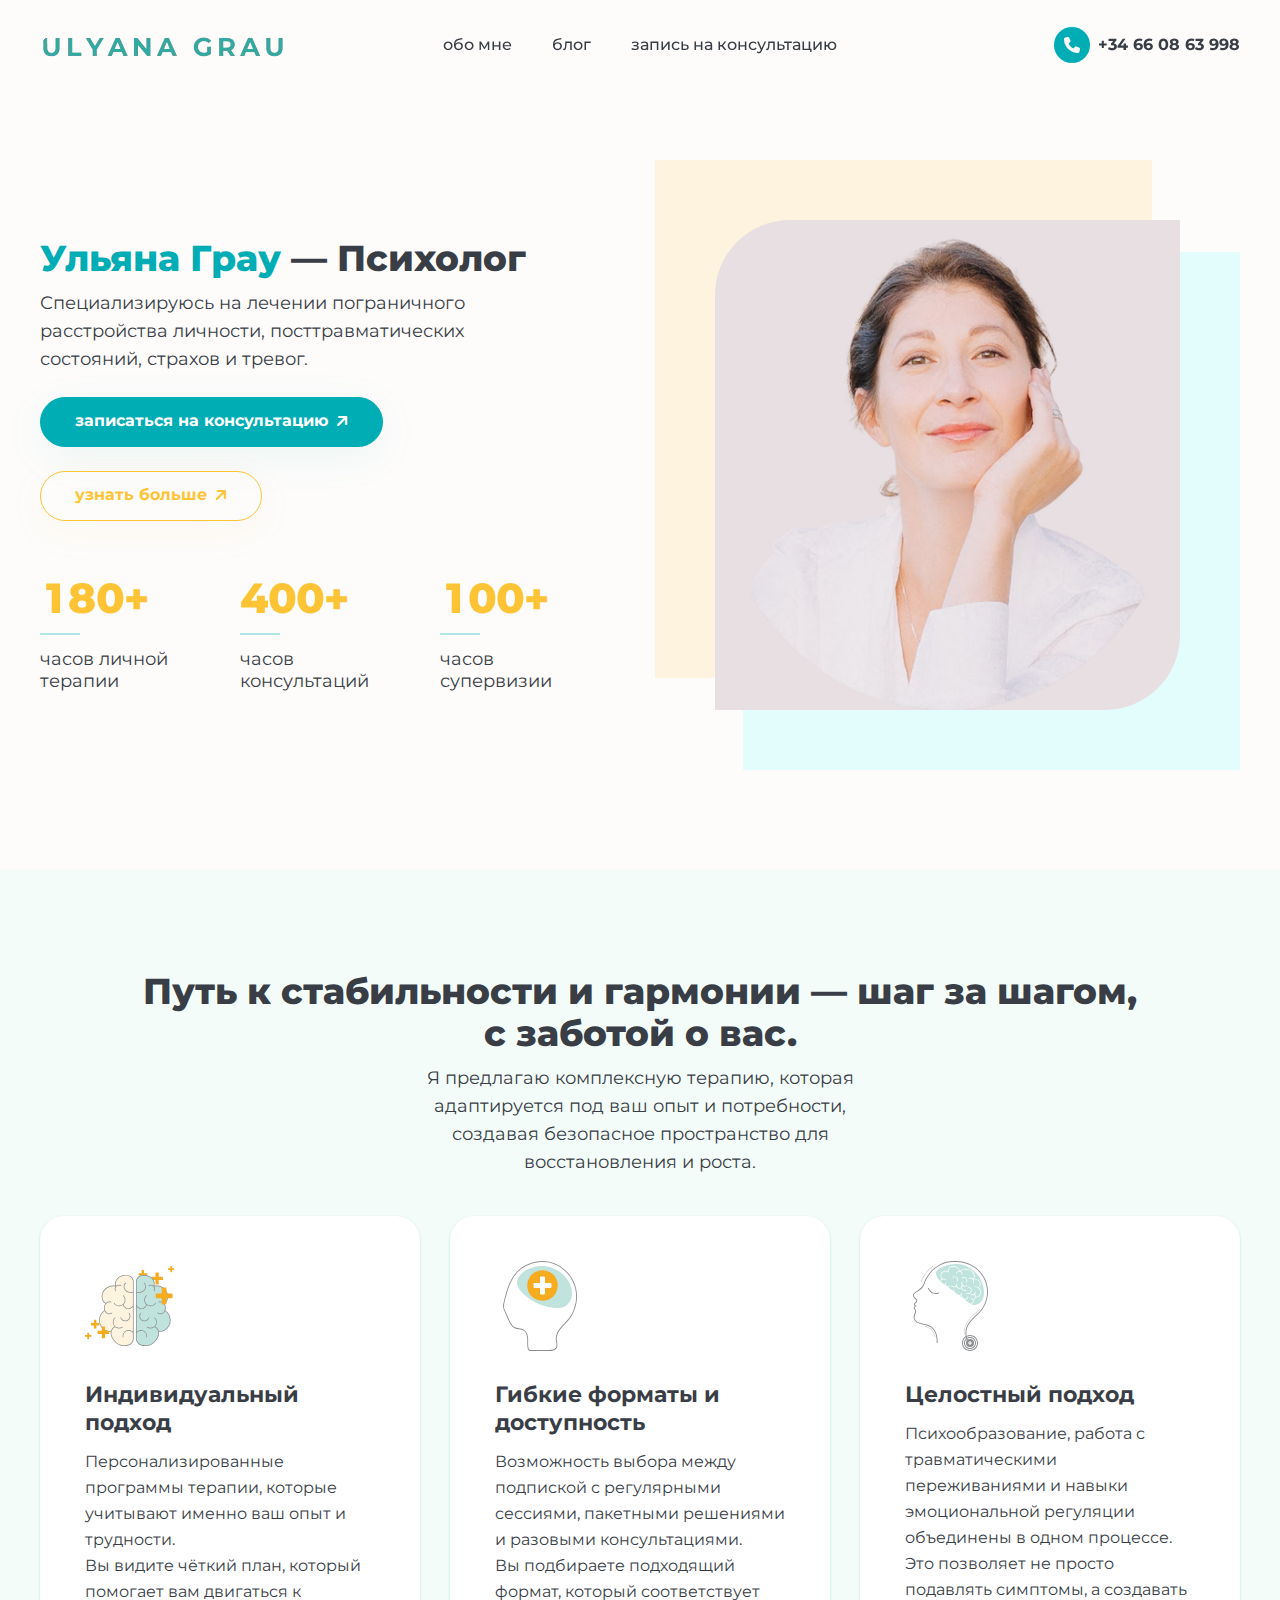
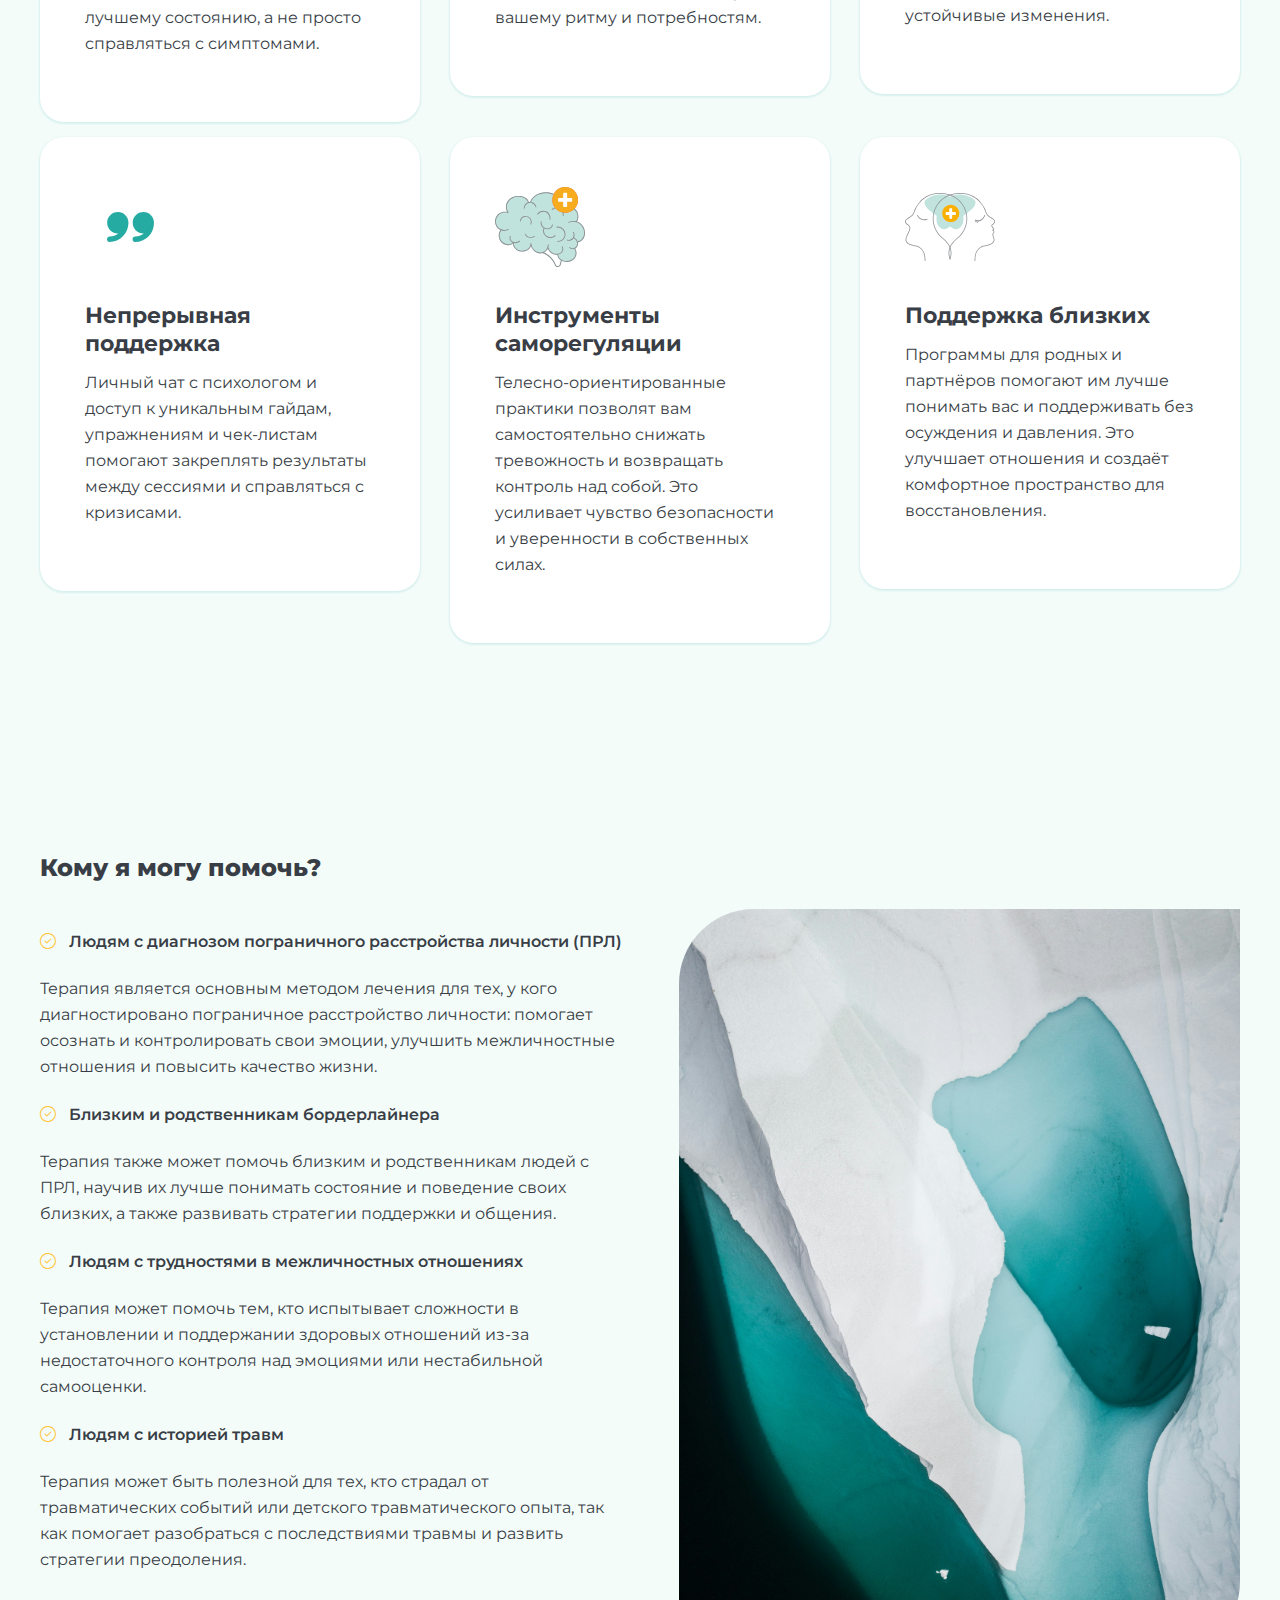
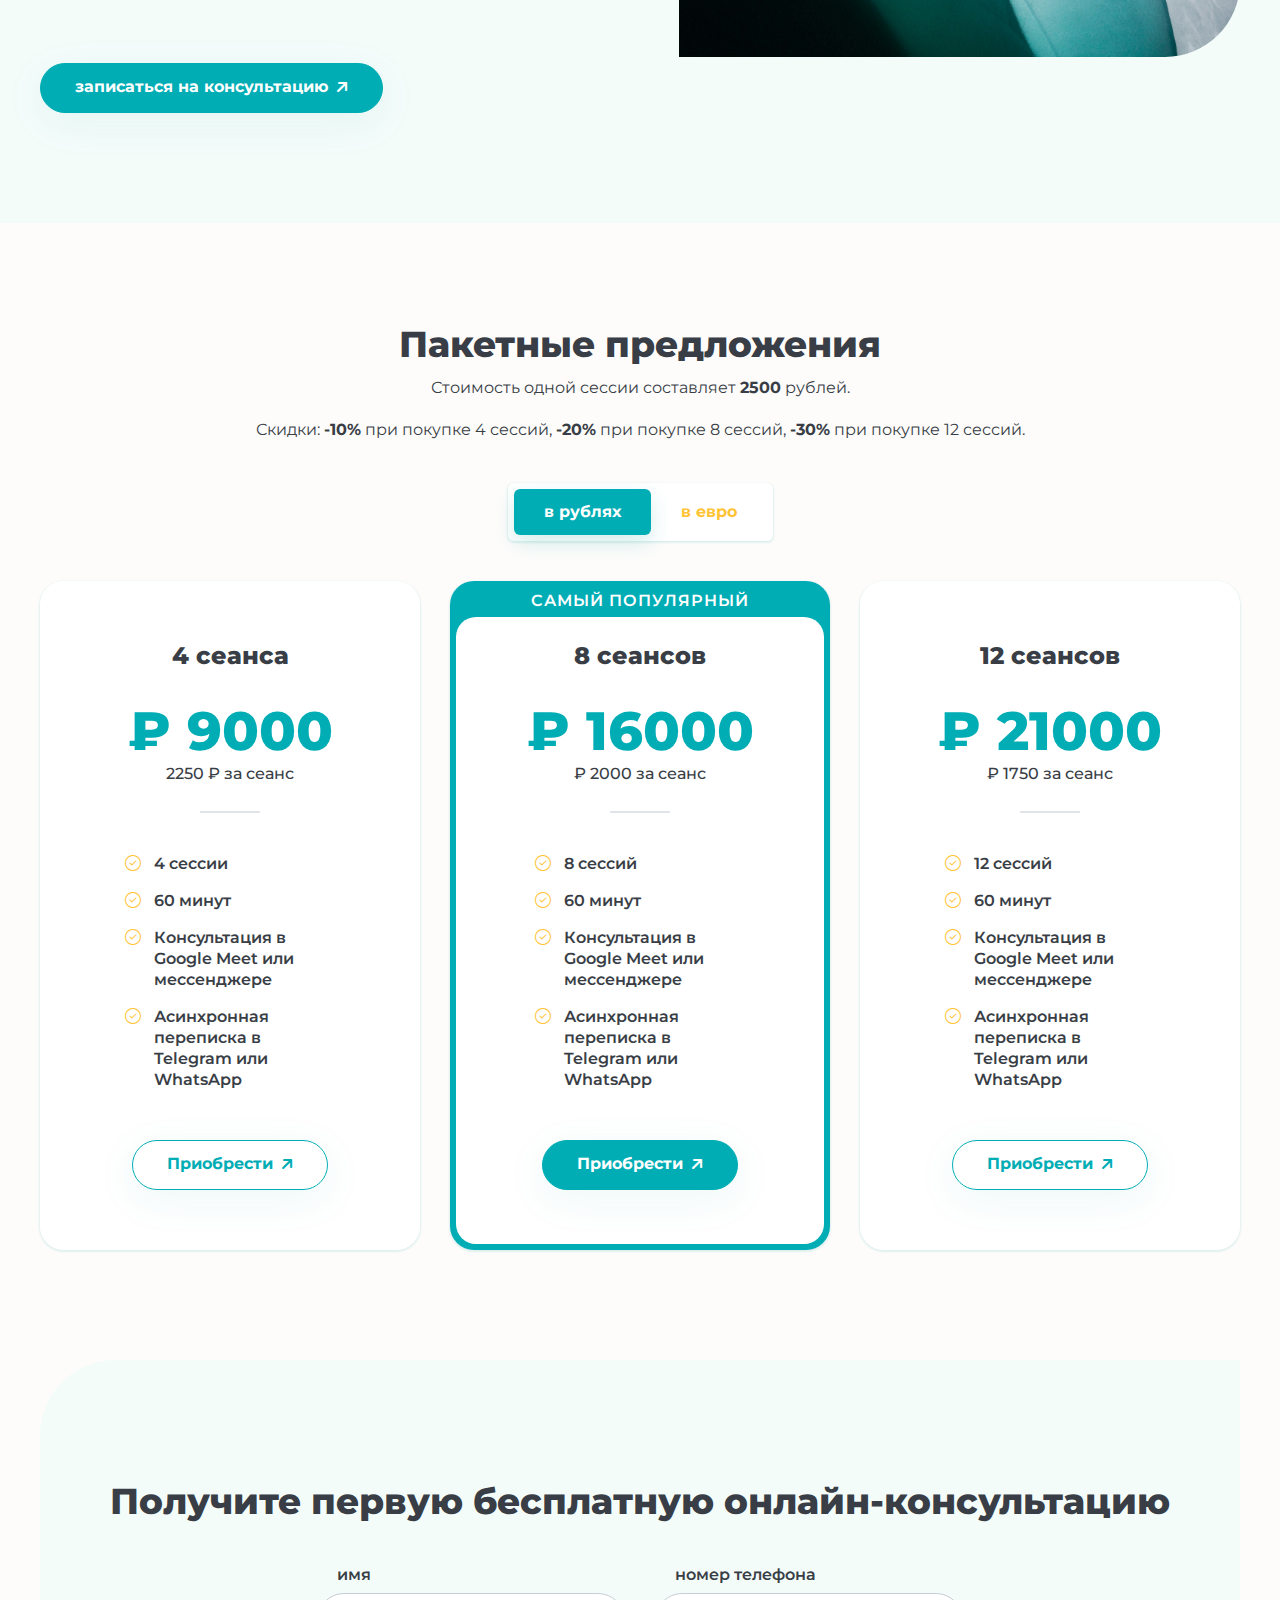
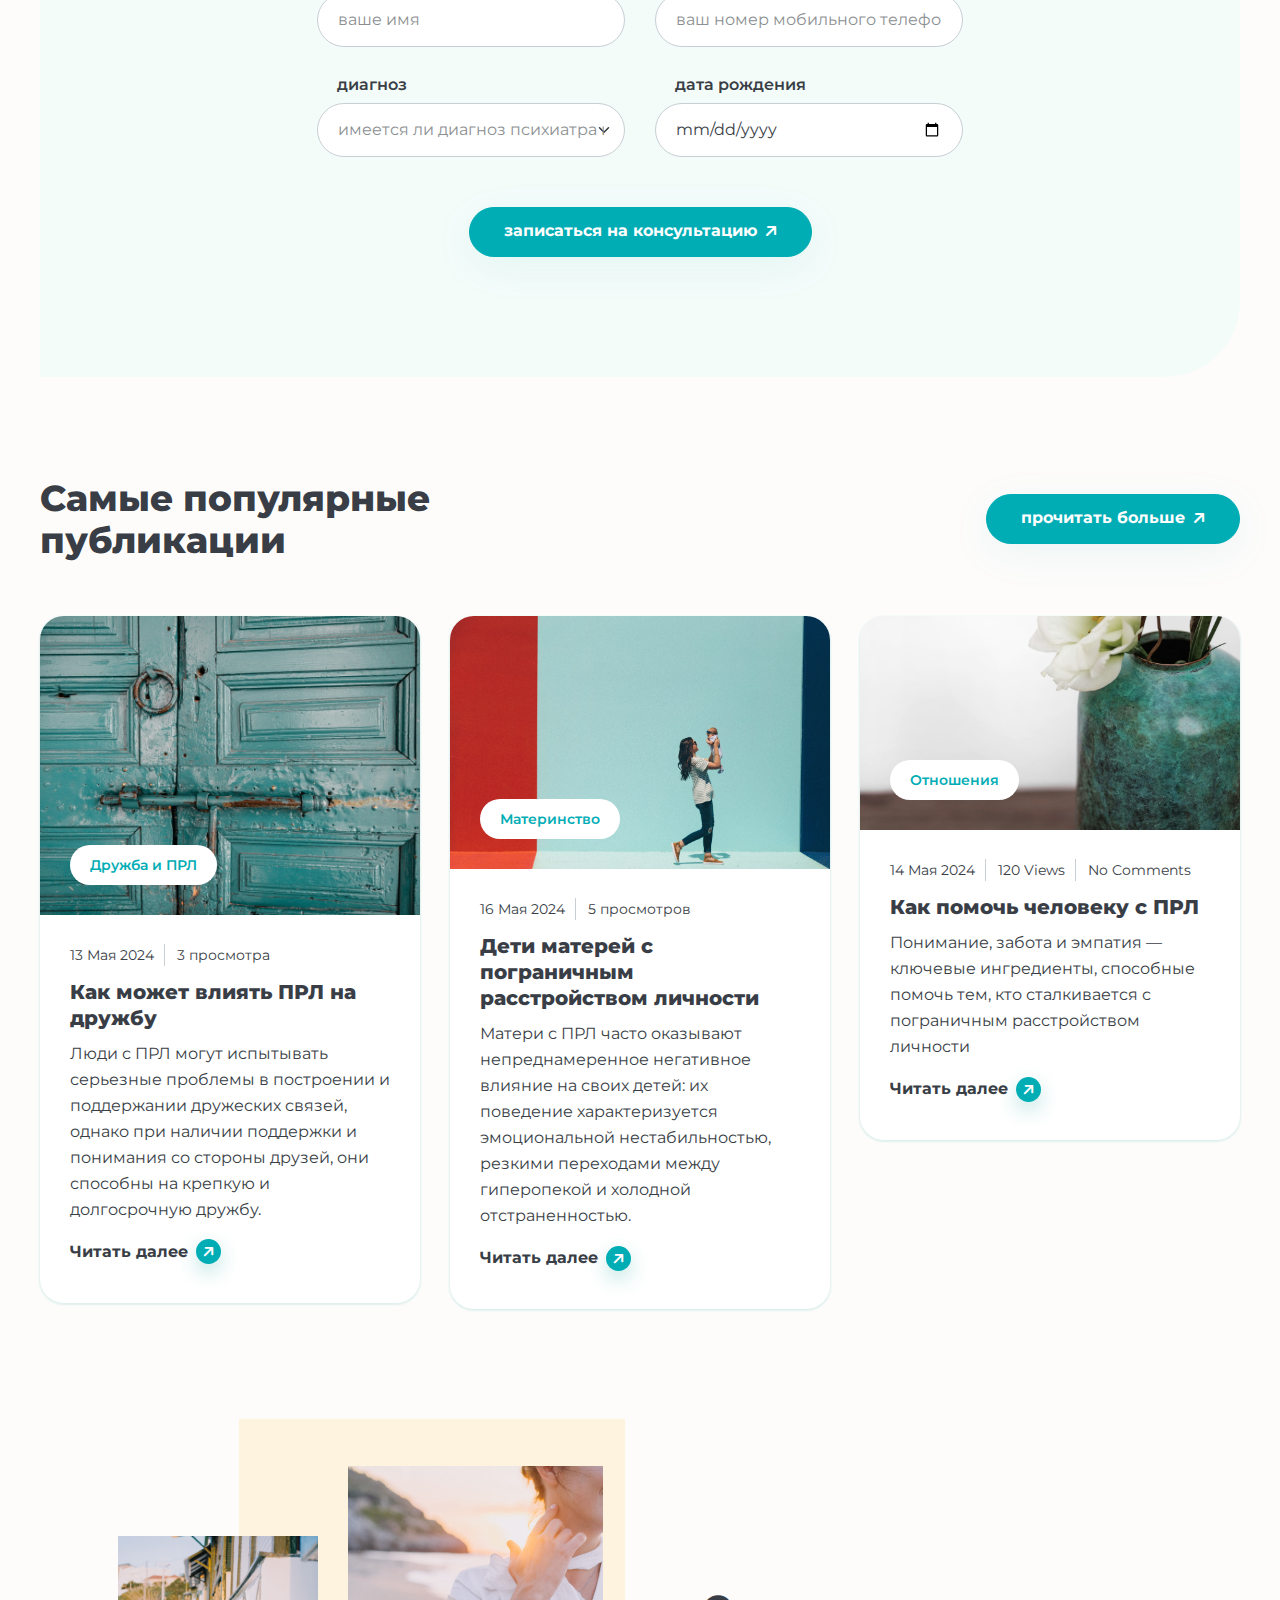
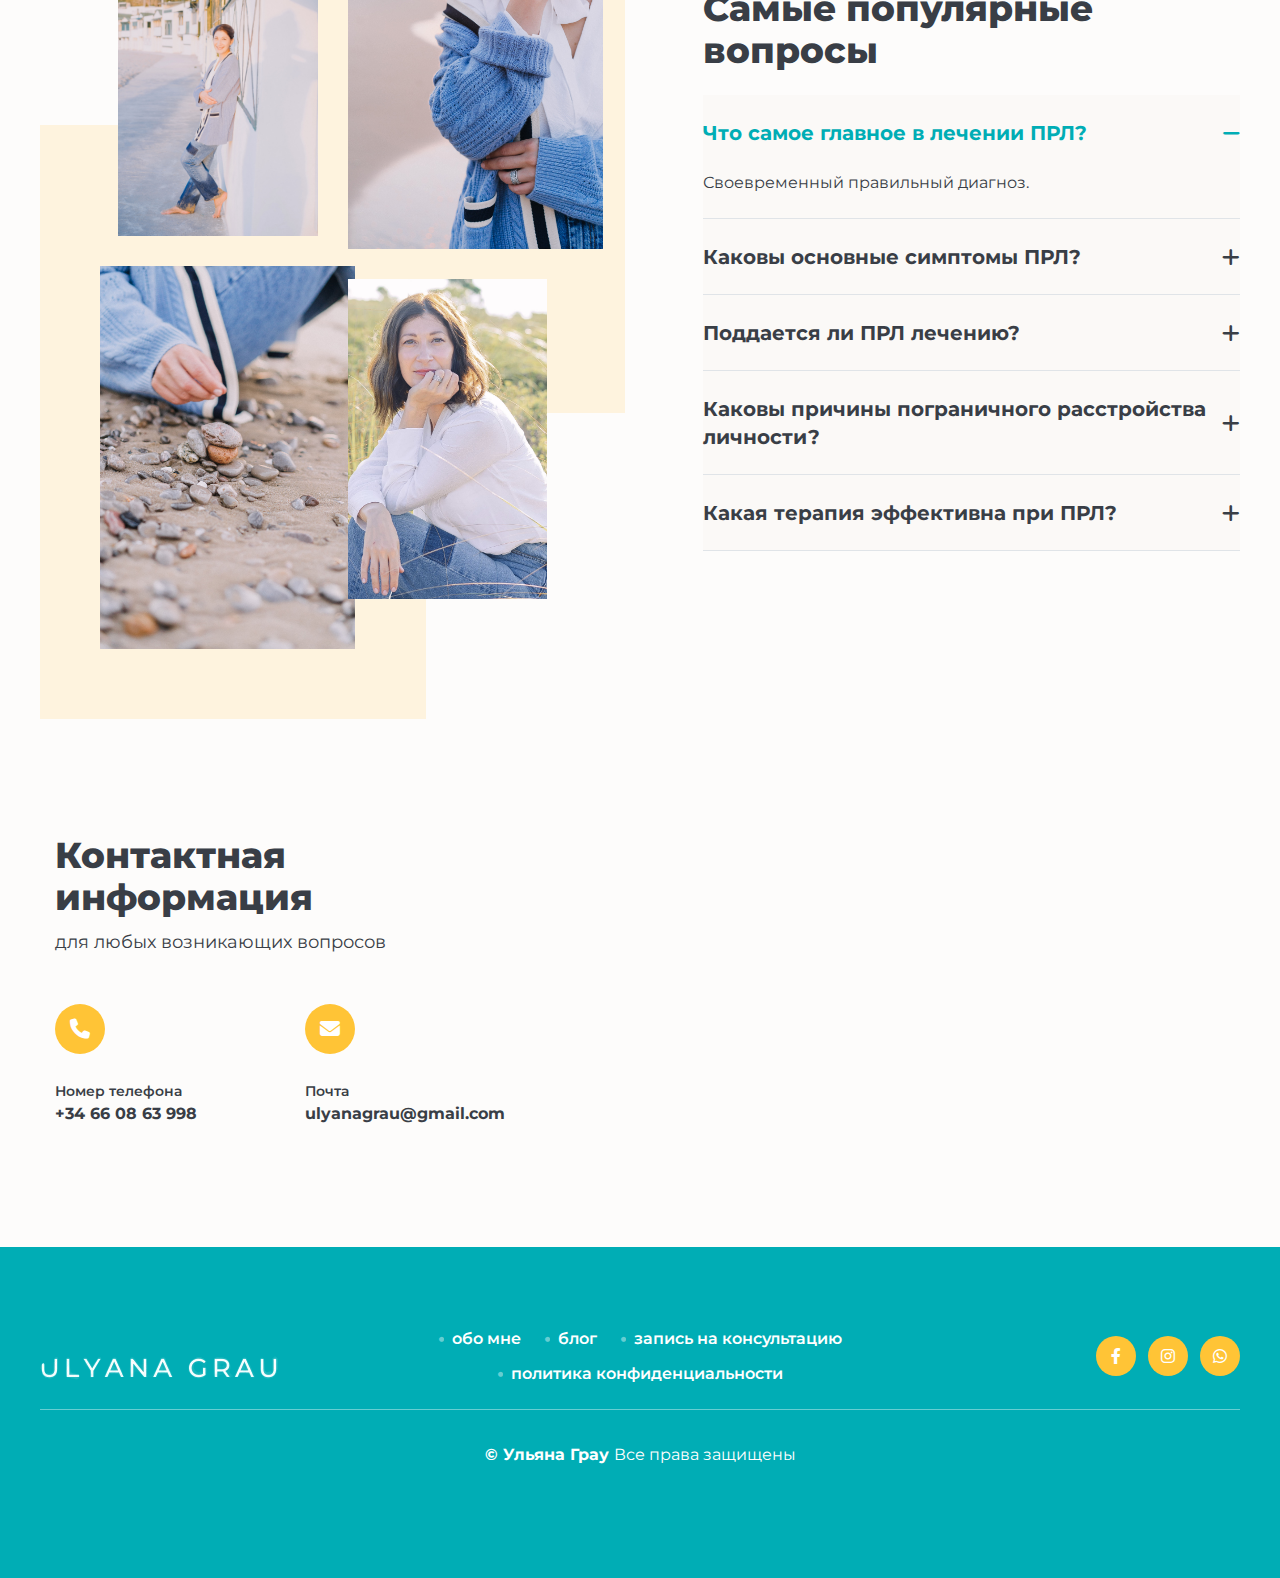
<file: public/index.html>
<!doctype html>
<html lang="ru">

  <head>

    <meta charset="utf-8">
    <meta name="viewport" content="width=device-width, initial-scale=1, shrink-to-fit=no">
    <meta http-equiv="x-ua-compatible" content="ie=edge">

    <title>Ульяна Грау</title>
    <link rel="shortcut icon" href="assets/images/site_logo/u-solid.svg">

    <!-- Fraimwork - CSS Include -->
    <link rel="stylesheet" type="text/css" href="assets/css/bootstrap.min.css">

    <!-- Icon Font - CSS Include -->
    <link rel="stylesheet" type="text/css" href="assets/css/fontawesome.min.css">

    <!-- Animation - CSS Include -->
    <link rel="stylesheet" type="text/css" href="assets/css/animate.min.css">

    <!-- Cursor - CSS Include -->
    <link rel="stylesheet" type="text/css" href="assets/css/cursor.min.css">

    <!-- Carousel - CSS Include -->
    <link rel="stylesheet" type="text/css" href="assets/css/slick.min.css">
    <link rel="stylesheet" type="text/css" href="assets/css/slick-theme.min.css">

    <!-- Video & Image Popup - CSS Include -->
    <link rel="stylesheet" type="text/css" href="assets/css/magnific-popup.min.css">

    <!-- Counter - CSS Include -->
    <link rel="stylesheet" type="text/css" href="assets/css/odometer.min.css">

    <!-- Custom - CSS Include -->
    <link rel="stylesheet" type="text/css" href="assets/css/style.css">

  </head>


  <body>

    <!-- Body Wrap - Start -->
    <div class="page_wrapper">

      <!-- Back To Top - Start -->
      <div class="backtotop">
        <a href="#" class="scroll">
          <i class="fa-solid fa-arrow-up"></i>
        </a>
      </div>
      <!-- Back To Top - End -->

      <!-- Site Header - Start
      ================================================== -->
      <header class="site_header">
        <div class="container">
          <div class="row align-items-center">
            <div class="col-lg-3 col-5">
              <div class="site_logo">
                <a class="site_link" href="index.html">
                  <img src="assets/images/site_logo/site_logo_primary-u.png" alt="Site Logo">
                </a>
              </div>
            </div>
            <div class="col-lg-6 col-2">
              <nav class="main_menu navbar navbar-expand-lg">
                <div class="main_menu_inner collapse navbar-collapse justify-content-center" id="main_menu_dropdown">
                  <ul class="main_menu_list unordered_list">

                    <li>
                      <a class="nav-link" href="about.html">обо мне</a>
                    </li>

                    <li >
                      <a class="nav-link" href="blog.html">блог</a>
                    </li>

                    <li>
                      <a class="nav-link" href="contact.html">
                        запись на консультацию
                      </a>
                    </li>
                  </ul>
                </div>
              </nav>
            </div>
            <div class="col-lg-3 col-5">
              <ul class="header_btns_group unordered_list justify-content-end">
                <li>
                  <button class="mobile_menu_btn" type="button" data-bs-toggle="collapse" data-bs-target="#main_menu_dropdown" aria-expanded="false" aria-label="Toggle navigation">
                    <i class="far fa-bars"></i>
                  </button>
                </li>
                <li>
                  <a class="btn_hotline" href="tel:+34 66 08 63 998">
                    <span class="btn_icon">
                      <i class="fa-solid fa-phone"></i>
                    </span>
                    <span class="btn_text">+34 66 08 63 998</span>
                  </a>
                </li>
              </ul>
            </div>
          </div>
        </div>
      </header>
      <!-- Site Header - End
      ================================================== -->

      <!-- Main Body - Start
      ================================================== -->
      <main class="page_content">

        <!-- Hero Section - Start
        ================================================== -->
        <section class="hero_section decoration_wrapper">
          <div class="container">
            <div class="row align-items-center">
              <div class="col-lg-6">
                <div class="hero_content_wrap">
                      <div class="section_heading mb-4">
                        <h2 class="section_heading_text">
                          <mark>Ульяна Грау</mark> — Психолог
                        </h2>
                        <p class="section_heading_description mb-0 ">
                          Специализируюсь на лечении пограничного расстройства личности, посттравматических состояний, страхов и тревог.
                        </p>
                      </div>
                  <ul class="btns_group unordered_list">
                    <li>
                      <a class="btn btn-primary" href="contact.html">
                        <span class="btn_text" data-text="записаться на консультацию">
                          записаться на консультацию
                        </span>
                        <span class="btn_icon">
                          <i class="fa-solid fa-arrow-up-right"></i>
                        </span>
                      </a>
                    </li>
                    <li>
                      <a class="btn btn-outline-secondary" href="about.html">
                        <span class="btn_text" data-text="узнать больше">
                          узнать больше
                        </span>
                        <span class="btn_icon">
                          <i class="fa-solid fa-arrow-up-right"></i>
                        </span>
                      </a>
                    </li>
                  </ul>
                  <ul class="hero_section_counter unordered_list">
                    <li>
                      <div class="counter_item">
                        <div class="counter_value mb-0">
                          <span class="odometer" data-count="180">0</span>
                          <span>+</span>
                        </div>
                        <hr>
                        <p class="counter_description mb-0">
                          часов личной терапии
                        </p>
                      </div>
                    </li>
                    <li>
                      <div class="counter_item">
                        <div class="counter_value mb-0">
                          <span class="odometer" data-count="400">0</span>
                          <span>+</span>
                        </div>
                        <hr>
                        <p class="counter_description mb-0">
                          часов консультаций
                        </p>
                      </div>
                    </li>
                    <li>
                      <div class="counter_item">
                        <div class="counter_value mb-0">
                          <span class="odometer" data-count="100">0</span>
                          <span>+</span>
                        </div>
                        <hr>
                        <p class="counter_description mb-0">
                          часов супервизии
                        </p>
                      </div>
                    </li>
                  </ul>
                </div>
              </div>
              <div class="col-lg-6">
                <div class="hero_image_wrap">
                  <img src="assets/images/hero/hero.jpg" alt="Ульяна Грау – ">
                </div>
              </div>
            </div>
          </div>

        </section>
        <!-- Hero Section - End
        ================================================== -->

        <!-- Service Section - Start
       ================================================== -->
        <section class="service_section section_space_lg bg_primary_light">
          <div class="container">
            <div class="section_heading text-center">
              <h2 class="section_heading_text">Путь к стабильности и гармонии — шаг за шагом, <br>с заботой о вас.</h2>
              <p class="section_heading_description ">
                Я предлагаю комплексную терапию, которая адаптируется под ваш опыт и потребности, создавая безопасное пространство для восстановления и роста.
              </p>
            </div>

            <div class="row justify-content-center">
              <div class="col-lg-4 col-md-6 col-sm-6">
                <div class="service_item">
                  <div class="item_icon">
                    <img src="assets/images/icons/icon_brain.svg" alt="Brain Icon - Ульяна Грау – Психолог">
                  </div>
                  <div class="item_contact">
                    <h3 class="item_title">Индивидуальный подход</h3>
                    <p>
                      Персонализированные программы терапии, которые учитывают именно ваш опыт и трудности. <br>Вы видите чёткий план, который помогает вам двигаться к лучшему состоянию, а не просто справляться с симптомами.
                    </p>
                  </div>
                </div>
              </div>

              <div class="col-lg-4 col-md-6 col-sm-6">
                <div class="service_item">
                  <div class="item_icon">
                    <img src="assets/images/icons/icon_head_plus.svg" alt="Brain Icon - Ульяна Грау – Психолог">
                  </div>
                  <div class="item_contact">
                    <h3 class="item_title">Гибкие форматы и доступность</h3>
                    <p>
                      Возможность выбора между подпиской с регулярными сессиями, пакетными решениями и разовыми консультациями.  <br>Вы подбираете подходящий формат, который соответствует вашему ритму и потребностям.                    </p>
                  </div>
                </div>
              </div>


              <div class="col-lg-4 col-md-6 col-sm-6">
                <div class="service_item">
                  <div class="item_icon">
                    <img src="assets/images/icons/icon_head.svg" alt="Brain Icon - Talking Minds – Psychotherapist Site Template">
                  </div>
                  <div class="item_contact">
                    <h3 class="item_title">Целостный подход</h3>
                    <p>
                      Психообразование, работа с травматическими переживаниями и навыки эмоциональной регуляции объединены в одном процессе. Это позволяет не просто подавлять симптомы, а создавать устойчивые изменения.
                    </p>
                  </div>
                </div>
              </div>
            </div>

            <div class="row justify-content-center">
              <div class="col-lg-4 col-md-6 col-sm-6">
                <div class="service_item">
                  <div class="item_icon">
                    <img src="assets/images/icons/icon_quote.svg" alt="Head Double Icon - Talking Minds – Psychotherapist Site Template">
                  </div>
                  <div class="item_contact">
                    <h3 class="item_title">Непрерывная поддержка</h3>
                    <p>
                      Личный чат с психологом и доступ к уникальным гайдам, упражнениям и чек-листам помогают закреплять результаты между сессиями и справляться с кризисами.                    </p>
                  </div>
                </div>
              </div>
              <div class="col-lg-4 col-md-6 col-sm-6">
                <div class="service_item">
                  <div class="item_icon">
                    <img src="assets/images/icons/icon_brain_plus.svg" alt="Brain Icon - Ульяна Грау – Психолог">
                  </div>
                  <div class="item_contact">
                    <h3 class="item_title">Инструменты саморегуляции</h3>
                    <p>
                      Телесно-ориентированные практики позволят вам самостоятельно снижать тревожность и возвращать контроль над собой. Это усиливает чувство безопасности и уверенности в собственных силах.                    </p>
                  </div>
                </div>
              </div>
              <div class="col-lg-4 col-md-6 col-sm-6">
                <div class="service_item">
                  <div class="item_icon">
                    <img src="assets/images/icons/icon_head_double.svg" alt="Head Double Icon - Ульяна Грау – Психолог">
                  </div>
                  <div class="item_contact">
                    <h3 class="item_title">Поддержка близких</h3>
                    <p>
                      Программы для родных и партнёров помогают им лучше понимать вас и поддерживать без осуждения и давления. Это улучшает отношения и создаёт комфортное пространство для восстановления.                  </div>
                </div>
              </div>
            </div>
          </div>
        </section>
        <!-- Service Section - End
        ================================================== -->

        <!-- About Section - Start
   ================================================== -->
        <section class="about_section section_space_lg bg_primary_light">
          <div class="container">
            <div class="row align-items-center justify-content-lg-between">
              <div class="col-lg-6 order-lg-last">
                <div class="image_widget ps-lg-4">
                  <img src="assets/images/about/annie-spratt-b0XSjnITSoA-unsplash.jpg" alt="About Image - Talking Minds – Psychotherapist Site Template">
                </div>
              </div>
              <div class="col-lg-6">
                <div class="about_content">
                  <div class="section_heading">
                    <div class="row justify-content-center">
                      <div class="col-lg-12">
                        <div class="details_content ">
                          <h3 class="details_info_title mb-5">Кому я могу помочь?</h3>

                          <ul class="info_list unordered_list_block mb-4">
                            <li>
                      <span class="info_icon">
                        <i class="fa-light fa-circle-check"></i>
                      </span>
                              <span class="info_text">Людям с диагнозом пограничного расстройства личности (ПРЛ)</span>
                            </li>
                          </ul>
                              <p class="mb-4">
                                Терапия является основным методом лечения для тех, у кого диагностировано пограничное расстройство личности: помогает осознать и контролировать свои эмоции, улучшить межличностные отношения и повысить качество жизни.
                              </p>

                          <ul class="info_list unordered_list_block mb-4">
                            <li>
                      <span class="info_icon">
                        <i class="fa-light fa-circle-check"></i>
                      </span>
                              <span class="info_text">Близким и родственникам бордерлайнера</span>
                            </li>
                          </ul>
                          <p class="mb-4">
                            Терапия также может помочь близким и родственникам людей с ПРЛ, научив их лучше понимать состояние и поведение своих близких, а также развивать стратегии поддержки и общения.
                          </p>

                          <ul class="info_list unordered_list_block mb-4">
                            <li>
                      <span class="info_icon">
                        <i class="fa-light fa-circle-check"></i>
                      </span>
                              <span class="info_text">Людям с трудностями в межличностных отношениях</span>
                            </li>
                          </ul>
                          <p class="mb-4">
                            Терапия может помочь тем, кто испытывает сложности в установлении и поддержании здоровых отношений из-за недостаточного контроля над эмоциями или нестабильной самооценки.
                          </p>

                          <ul class="info_list unordered_list_block mb-4">
                            <li>
                      <span class="info_icon">
                        <i class="fa-light fa-circle-check"></i>
                      </span>
                              <span class="info_text">Людям с историей травм</span>
                            </li>
                          </ul>
                          <p class="mb-0">
                            Терапия может быть полезной для тех, кто страдал от травматических событий или детского травматического опыта, так как помогает разобраться с последствиями травмы и развить стратегии преодоления.
                          </p>
                        </div>
                      </div>
                      </div>
                    </div>
                  </div>
                  <div class="btn_wrap pb-0">
                    <a class="btn btn-primary" href="contact.html">
                      <span class="btn_text" data-text="записаться на консультацию">
                        записаться на консультацию
                      </span>
                      <span class="btn_icon">
                        <i class="fa-solid fa-arrow-up-right"></i>
                      </span>
                    </a>
                  </div>
                </div>
              </div>
            </div>
        </section>
        <!-- About Section - End
        ================================================== -->


        <!-- Pricing Section - Start
        ================================================== -->
        <section class="pricing_section section_space_lg  decoration_wrapper">
          <div class="container">
            <div class="section_heading text-center">
              <h2 class="section_heading_text">Пакетные предложения</h2>
              <p> Стоимость одной сессии составляет <strong>2500</strong> рублей.</p>
              <p>Скидки: <strong>-10%</strong> при покупке 4 сессий, <strong>-20%</strong> при покупке 8 сессий, <strong>-30%</strong> при покупке 12 сессий.</p>
            </div>

            <div class="pricing_toggle_btn_wrap">
              <button class="pricing_toggle_btn" type="button">
                <span>в рублях</span>
                <span><mark> в евро </mark></span>
              </button>
            </div>

            <div class="row justify-content-center">
              <div class="col-lg-4">
                <div class="pricing_item">
                  <h3 class="pricing_heading">4 сеанса</h3>
                  <div class="pricing_price_value">
                    <span class="pricing_monthly">₽ 9000<sub> 2250 ₽ за сеанс </sub></span>
                    <span class="pricing_annually">€ 108 <sub> € 27 за сеанс </sub></span>
                  </div>
                  <hr>

                  <ul class="info_list unordered_list_block">
                    <li>
                      <span class="info_icon">
                        <i class="fa-light fa-circle-check"></i>
                      </span>
                      <span class="info_text">4 сессии</span>
                    </li>
                    <li>
                      <span class="info_icon">
                        <i class="fa-light fa-circle-check"></i>
                      </span>
                      <span class="info_text">60 минут</span>
                    </li>
                    <li>
                      <span class="info_icon">
                        <i class="fa-light fa-circle-check"></i>
                      </span>
                      <span class="info_text">Консультация в Google Meet или мессенджере</span>
                    </li>
                    <li>
                      <span class="info_icon">
                        <i class="fa-light fa-circle-check"></i>
                      </span>
                      <span class="info_text">Асинхронная переписка в Telegram или WhatsApp</span>
                    </li>
                  </ul>
                  <div class="btn_wrap pb-0 text-center">
                   <a class="btn btn-outline-primary" href="#"
   onclick="buyPackage('price_1TEcOeH7xk5HvMq69o8HrGg2'); return false;">
  <span class="btn_text">Приобрести</span>
  <span class="btn_icon"><i class="fa-solid fa-arrow-up-right"></i></span>
</a>
                  </div>
                </div>
              </div>
              <div class="col-lg-4">
                <div class="pricing_item">
                  <h3 class="badge_popular">Самый популярный</h3>
                  <h4 class="pricing_heading">8 сеансов</h4>
                  <div class="pricing_price_value">
                    <span class="pricing_monthly">₽ 16000 <sub> ₽ 2000  за сеанс </sub></span>
                    <span class="pricing_annually">€ 192 <sub> € 24 за сеанс </sub></span>
                  </div>
                  <hr>
                  <ul class="info_list unordered_list_block">
                    <li>
                      <span class="info_icon">
                        <i class="fa-light fa-circle-check"></i>
                      </span>
                      <span class="info_text">8 сессий</span>
                    </li>
                    <li>
                      <span class="info_icon">
                        <i class="fa-light fa-circle-check"></i>
                      </span>
                      <span class="info_text">60 минут</span>
                    </li>
                    <li>
                      <span class="info_icon">
                        <i class="fa-light fa-circle-check"></i>
                      </span>
                      <span class="info_text">Консультация в Google Meet или мессенджере</span>
                    </li>
                    <li>
                      <span class="info_icon">
                        <i class="fa-light fa-circle-check"></i>
                      </span>
                      <span class="info_text">Асинхронная переписка в Telegram или WhatsApp</span>
                    </li>
                  </ul>
                  <div class="btn_wrap pb-0 text-center">
                    <a class="btn btn-primary" href="#"
   onclick="buyPackage('price_1TEcPqH7xk5HvMq6EjzRyvwV'); return false;">
  <span class="btn_text">Приобрести</span>
  <span class="btn_icon"><i class="fa-solid fa-arrow-up-right"></i></span>
</a>
                  </div>
                </div>
              </div>
              <div class="col-lg-4">
                <div class="pricing_item">
                  <h3 class="pricing_heading">12 сеансов</h3>
                  <div class="pricing_price_value">
                    <span class="pricing_monthly">₽ 21000 <sub> ₽ 1750  за сеанс </sub></span>
                    <span class="pricing_annually">€ 252 <sub> € 21 за сеанс </sub></span>
                  </div>
                  <hr>
                  <ul class="info_list unordered_list_block">
                    <li>
                      <span class="info_icon">
                        <i class="fa-light fa-circle-check"></i>
                      </span>
                      <span class="info_text">12 сессий</span>
                    </li>
                    <li>
                      <span class="info_icon">
                        <i class="fa-light fa-circle-check"></i>
                      </span>
                      <span class="info_text">60 минут</span>
                    </li>
                    <li>
                      <span class="info_icon">
                        <i class="fa-light fa-circle-check"></i>
                      </span>
                      <span class="info_text">Консультация в Google Meet или мессенджере</span>
                    </li>
                    <li>
                      <span class="info_icon">
                        <i class="fa-light fa-circle-check"></i>
                      </span>
                      <span class="info_text">Асинхронная переписка в Telegram или WhatsApp</span>
                    </li>
                  </ul>
                  <div class="btn_wrap pb-0 text-center">
                   <a class="btn btn-outline-primary" href="#"
   onclick="buyPackage('price_1TEcR0H7xk5HvMq6p7au7CqP'); return false;">
  <span class="btn_text">Приобрести</span>
  <span class="btn_icon"><i class="fa-solid fa-arrow-up-right"></i></span>
</a>
                  </div>
                </div>
              </div>
            </div>
          </div>
        </section>
        <!-- Pricing Section - End
        ================================================== -->

        <!-- Consultation Section - Start
         ================================================== -->
        <section class="consultation_section">
          <form name="website" netlify>
          <div class="container">
            <div class="consultation_form bg_primary_light decoration_wrapper">
              <div class="section_heading text-center">
                <h2 class="section_heading_text mb-2">
                  <span class="d-md-block">Получите первую бесплатную онлайн-консультацию</span>
                </h2>
              </div>
              <div class="row justify-content-center">
                <div class="col-lg-4">
                </div>
              </div>
              <div class="row justify-content-center">
                <div class="col-lg-7">
                  <div class="row">
                    <div class="col-md-6">
                      <div class="form-group">
                        <label for="input_name">имя</label>
                        <input id="input_name" class="form-control" required type="text" name="name" placeholder="ваше имя">
                      </div>
                    </div>
                    <div class="col-md-6">
                      <div class="form-group">
                        <label for="input_phone"> номер телефона</label>
                        <input id="input_phone" class="form-control" type="tel" required name="phone" placeholder="ваш номер мобильного телефона">
                      </div>
                    </div>
                    <div class="col-md-6">
                      <div class="form-group">
                        <label for="select_therapy">диагноз</label>
                        <select id="select_therapy" required class="form-select" aria-label="Therapy Select Options">
                          <option selected>имеется ли диагноз психиатра или клинического психолога</option>
                          <option value="yes">да</option>
                          <option value="no">нет</option>
                        </select>
                      </div>
                    </div>

                    <div class="col-md-6">
                      <div class="form-group">
                        <label for="input_calendar">дата рождения</label>
                        <input id="input_calendar" required class="form-control" type="date" name="date">
                      </div>
                    </div>
                  </div>
                  <div class="btn_wrap pb-0 text-center">
                    <button type="submit" class="btn btn-primary">
                      <span class="btn_text" data-text="записаться на консультацию">
                        записаться на консультацию
                      </span>
                      <span class="btn_icon">
                        <i class="fa-solid fa-arrow-up-right"></i>
                      </span>
                    </button>
                  </div>
                </div>
              </div>
            </div>
          </div>
          </form>
        </section>
        <!-- Consultation Section - End
        ================================================== -->

        <!-- Blog Section - Start
        ================================================== -->
        <section class="blog_section section_space_lg">
          <div class="container">
            <div class="section_heading">
              <div class="row align-items-center">
                <div class="col-md-6">
                  <h2 class="section_heading_text mb-0">Самые популярные публикации</h2>
                </div>
                <div class="col-md-6 d-none d-md-flex justify-content-end">
                  <a class="btn btn-primary" href="blog.html">
                    <span class="btn_text" data-text="прочитать больше">
                      прочитать больше
                    </span>
                    <span class="btn_icon">
                      <i class="fa-solid fa-arrow-up-right"></i>
                    </span>
                  </a>
                </div>
              </div>
            </div>

            <div class="row justify-content-center">
              <div class="col-lg-4 col-md-6 col-sm-6">
                <div class="blog_item">
                  <div class="blog_image">
                    <a class="blog_image_wrap" href="blog-1.html">
                      <img src="assets/images/blogs/martin-adams-XtMICJ6MMJk-unsplash.jpg" alt="Дружба и ПРЛ">
                    </a>
                  </div>
                  <div class="blog_content">
                    <ul class="post_category unordered_list">
                      <li><a href="#!">Дружба и ПРЛ</a></li>
                    </ul>
                    <ul class="post_meta unordered_list">
                      <li>13 Мая 2024</li>
                      <li><a href="#!">3 просмотра</a></li>
                    </ul>
                    <h3 class="item_title">
                      <a href="blog-1.html">
                        Как может влиять ПРЛ на дружбу
                      </a>
                    </h3>
                    <p>
                      Люди с ПРЛ могут испытывать серьезные проблемы в построении и поддержании дружеских связей, однако при наличии поддержки и понимания со стороны друзей, они способны на крепкую и долгосрочную дружбу.                    </p>
                    <a class="btn-link" href="blog.html">
                      <span class="btn_text">Читать далее</span>
                      <span class="btn_icon"><i class="fa-solid fa-arrow-up-right"></i></span>
                    </a>
                  </div>
                </div>
              </div>
              <div class="col-lg-4 col-md-6 col-sm-6">
                <div class="blog_item">
                  <div class="blog_image">
                    <a class="blog_image_wrap" href="blog-2.html">
                      <img src="assets/images/blogs/dakota-corbin-PmNjS6b3XP4-unsplash.jpg" alt="Дети матерей с пограничным расстройством личности">
                    </a>
                  </div>
                  <div class="blog_content">
                    <ul class="post_category unordered_list">
                      <li><a href="#!">Материнство</a></li>
                    </ul>
                    <ul class="post_meta unordered_list">
                      <li>16 Мая 2024</li>
                      <li><a href="#!">5 просмотров</a></li>
                    </ul>
                    <h3 class="item_title">
                      <a href="blog-2.html">
                        Дети матерей с пограничным расстройством личности
                      </a>
                    </h3>
                    <p>
                      Матери с ПРЛ часто оказывают непреднамеренное негативное влияние на своих детей: их поведение характеризуется эмоциональной нестабильностью, резкими переходами между гиперопекой и холодной отстраненностью.
                    </p>
                    <a class="btn-link" href="blog.html">
                      <span class="btn_text">Читать далее</span>
                      <span class="btn_icon"><i class="fa-solid fa-arrow-up-right"></i></span>
                    </a>
                  </div>
                </div>
              </div>

              <div class="col-lg-4 col-md-6 col-sm-6">
                <div class="blog_item">
                  <div class="blog_image">
                    <a class="blog_image_wrap" href="blog_details.html">
                      <img src="assets/images/blogs/oriento-NO4e9-oru8Q-unsplash.jpg" alt="Как помочь человеку с ПРЛ">
                    </a>
                  </div>
                  <div class="blog_content">
                    <ul class="post_category unordered_list">
                      <li><a href="#!">Отношения</a></li>
                    </ul>
                    <ul class="post_meta unordered_list">
                      <li>14 Мая 2024</li>
                      <li><a href="#!">120 Views</a></li>
                      <li><a href="#!">No Comments</a></li>
                    </ul>
                    <h3 class="item_title">
                      <a href="blog_details.html">
                        Как помочь человеку с ПРЛ
                      </a>
                    </h3>
                    <p>
                      Понимание, забота и эмпатия — ключевые ингредиенты, способные помочь тем, кто сталкивается с пограничным расстройством личности                    </p>
                    <a class="btn-link" href="blog_details.html">
                      <span class="btn_text">Читать далее</span>
                      <span class="btn_icon"><i class="fa-solid fa-arrow-up-right"></i></span>
                    </a>
                  </div>
                </div>
              </div>
            </div>

            <div class="btn_wrap pb-0 text-center d-md-none d-block">
              <a class="btn btn-primary" href="blog.html">
                <span class="btn_text" data-text="прочитать больше">
                  прочитать больше
                </span>
                <span class="btn_icon">
                  <i class="fa-solid fa-arrow-up-right"></i>
                </span>
              </a>
            </div>
          </div>
        </section>
        <!-- Blog Section - End
        ================================================== -->

        <!-- FAQ Section - Start
        ================================================== -->
        <section class="faq_section">
          <div class="container">
            <div class="row align-items-center">
              <div class="col-lg-6">
                <div class="images_group_widget">
                  <ul class="unordered_list">
                    <li>
                      <img src="assets/images/about/IMG_8329.JPG" alt="Ulyana Grau">
                      <img src="assets/images/about/KNJ08920.jpeg" alt="Ulyana Grau">
                    </li>
                    <li>
                      <img src="assets/images/about/KNJ09012.jpeg" alt="Ulyana Grau">
                      <img src="assets/images/about/KNJ09323.jpeg" alt="Ulyana Grau">
                    </li>
                  </ul>
                </div>
              </div>
              <div class="col-lg-6">
                <div class="ps-lg-5">
                  <div class="section_heading mb-lg-4 mb-2">
                    <h2 class="section_heading_text mb-0">
                      Самые популярные вопросы
                    </h2>
                  </div>
                  <div class="accordion" id="faq_accordion">
                    <div class="accordion-item">
                      <div class="accordion-header" id="heading_one">
                        <button class="accordion-button" type="button" data-bs-toggle="collapse" data-bs-target="#collapse_one" aria-expanded="true" aria-controls="collapse_one">
                          Что самое главное в лечении ПРЛ?
                        </button>
                      </div>
                      <div id="collapse_one" class="accordion-collapse collapse show" aria-labelledby="heading_one" data-bs-parent="#faq_accordion">
                        <div class="accordion-body">
                          <p class="m-0">
                            Своевременный правильный диагноз.
                          </p>
                        </div>
                      </div>
                    </div>
                    <div class="accordion-item">
                      <div class="accordion-header" id="heading_two">
                        <button class="accordion-button collapsed" type="button" data-bs-toggle="collapse" data-bs-target="#collapse_two" aria-expanded="false" aria-controls="collapse_two">
                          Каковы основные симптомы ПРЛ?
                        </button>
                      </div>
                      <div id="collapse_two" class="accordion-collapse collapse" aria-labelledby="heading_two" data-bs-parent="#faq_accordion">
                        <div class="accordion-body">
                          <p class="m-0">
                            Чтобы поставить диагноз ПРЛ, должны быть признаки как минимум пяти из этих симптомов: <br>
                          </p>
                          <p class="m-0">
                            1. Страх быть брошенным партнером.<br>
                            2. Нестабильные отношения, воспринимаемые либо как "идеальные", либо как "ужасные".<br>
                            3. Неустойчивая самооценка: бордерлайнеру неясно, кто он и чего хочет. Часто меняет работу, друзей, ценности.<br>
                            4. Импульсивное, саморазрушительное поведение: необдуманные траты денег, которые  не может себе позволить, переедание, безрассудное вождение, рискованный секс, злоупотребление наркотиками или алкоголем.<br>
                            5. Суицидальное и самоповреждающее поведение: мысли о самоубийстве и попытки, порезы и ожоги.<br>
                            6. Резкие перепады настроения. Эмоциональные колебания интенсивны, обычно короткосрочны, длятся нескольких минут или часов.<br>
                            7. Хроническое чувство пустоты часто описываемое как внутренняя дыра, ощущению "я - ничто" или "я - никто".<br>
                            8. Взрывной гнев может проявляться в криках, швырянии вещей, ощущении, что ярость полностью охватила сознание, или же человек может долго злиться на себя.<br>
                            9. Параноидальные мысли, связанные с подозрениями о скрытых мотивах окружающих или оторванности от реальности в периоды стресса.<br>
                            Более того, симптомы должны быть давними (обычно начинаются в подростковом возрасте) и влиять на многие сферы жизни.
                          </p>                        </div>
                      </div>
                    </div>
                    <div class="accordion-item">
                      <div class="accordion-header" id="heading_three">
                        <button class="accordion-button collapsed" type="button" data-bs-toggle="collapse" data-bs-target="#collapse_three" aria-expanded="false" aria-controls="collapse_three">
                          Поддается ли ПРЛ лечению?
                        </button>
                      </div>
                      <div id="collapse_three" class="accordion-collapse collapse" aria-labelledby="heading_three" data-bs-parent="#faq_accordion">
                        <div class="accordion-body">
                          <p class="m-0">
                            Исцеление — это вопрос разрушения дисфункциональных моделей мышления, чувств и поведения, которые причиняют страдания. <br>
                            В процессе терапии важно сформировать мотивацию изменить привычки, сложившиеся на протяжении всей жизни.
                          </p>
                        </div>
                      </div>
                    </div>
                    <div class="accordion-item">
                      <div class="accordion-header" id="heading_four">
                        <button class="accordion-button collapsed" type="button" data-bs-toggle="collapse" data-bs-target="#collapse_four" aria-expanded="false" aria-controls="collapse_four">
                          Каковы причины пограничного расстройства личности?
                        </button>
                      </div>
                      <div id="collapse_four" class="accordion-collapse collapse" aria-labelledby="heading_four" data-bs-parent="#faq_accordion">
                        <div class="accordion-body">
                          <p class="m-0">
                             ПРЛ считается результатом взаимодействия наследственных биологических факторов (генетической предрасположенности) и травматических переживаний в детстве (внешнее воздействие).
                          </p>
                        </div>
                      </div>
                    </div>
                    <div class="accordion-item">
                      <div class="accordion-header" id="heading_five">
                        <button class="accordion-button collapsed" type="button" data-bs-toggle="collapse" data-bs-target="#collapse_five" aria-expanded="false" aria-controls="collapse_five">
                          Какая терапия эффективна при ПРЛ?
                        </button>
                      </div>
                      <div id="collapse_five" class="accordion-collapse collapse" aria-labelledby="heading_five" data-bs-parent="#faq_accordion">
                        <div class="accordion-body">
                          <p class="m-0">
                            Основным лечением пограничного расстройства личности является еженедельная терапия (с использованием методов DBI, MBT, TFR, схема - терапии и КБТ), включающая информирование о расстройстве, обучение социальным и эмоциональным навыкам, оказание поддержки близким бордерлайнера.
                          </p>
                        </div>
                      </div>
                    </div>
                  </div>
                </div>
              </div>
            </div>
          </div>
        </section>
        <!-- FAQ Section - End
        ================================================== -->

        <!-- Contact Section - Start
        ================================================== -->
        <section class="contact_section section_space_lg">
          <div class="container">
            <div class="col align-items-center justify-content-lg-between">
              <div class="col-lg-5">

                <div class="section_heading mb-lg-5">
                  <h2 class="section_heading_text">Контактная информация</h2>
                  <p class="section_heading_description mb-0">
                    для любых возникающих вопросов
                  </p>
                </div>

                <div class="row">

                  <div class="col-md-6 col-sm-6">
                    <ul class="contact_info_list unordered_list_block">
                      <li>
                        <div class="item_icon">
                          <i class="fa-solid fa-phone"></i>
                        </div>
                      </li>
                      <li>
                        <div class="item_content">
                          <h3 class="item_title">Номер телефона</h3>
                          <p class="item_info mb-0">+34 66 08 63 998</p>
                        </div>
                      </li>
                    </ul>
                  </div>

                  <div class="col-md-6 col-sm-6">
                    <ul class="contact_info_list unordered_list_block">
                      <li>
                        <div class="item_icon">
                          <a href="mailto:ulyanagrau@gmail.com"> <i class="fa-solid fa-envelope"></i></a>
                        </div>
                      </li>
                      <li>
                        <div class="item_content">
                          <h3 class="item_title">Почта</h3>
                          <p class="item_info mb-0">ulyanagrau@gmail.com</p>
                        </div>
                      </li>
                    </ul>
                  </div>
                </div>
              </div>
            </div>
          </div>
        </section>
        <!-- Contact Section - End
        ================================================== -->

      </main>
      <!-- Main Body - End
      ================================================== -->

      <!-- Site Footer - Start
      ================================================== -->
      <footer class="site_footer bg_primary">
        <div class="container">
          <div class="site_footer_content">
            <div class="row align-items-center">
              <div class="col-lg-3">
                <div class="site_logo">
                  <a class="site_link" href="index.html">
                    <img src="assets/images/site_logo/footer.png" alt="Site Logo">
                  </a>
                </div>
              </div>
              <div class="col-lg-6">
                <ul class="info_list unordered_list justify-content-center">
                  <li>
                    <a href="about.html">
                      <span class="info_icon">
                        <i class="fa-solid fa-circle"></i>
                      </span>
                      <span class="info_text">обо мне</span>
                    </a>
                  </li>

                  <li>
                    <a href="blog.html">
                      <span class="info_icon">
                        <i class="fa-solid fa-circle"></i>
                      </span>
                      <span class="info_text">блог</span>
                    </a>
                  </li>
                  <li>
                    <a href="contact.html">
                      <span class="info_icon">
                        <i class="fa-solid fa-circle"></i>
                      </span>
                      <span class="info_text">запись на консультацию</span>
                    </a>
                  </li>

                  <li class="mb-4">
                    <a href="private-police.html">
                      <span class="info_icon">
                        <i class="fa-solid fa-circle"></i>
                      </span>
                      <span class="info_text">политика конфиденциальности</span>
                    </a>
                  </li>

                </ul>
              </div>
              <div class="col-lg-3">
                <ul class="social_links unordered_list justify-content-center justify-content-lg-end mb-3">
                  <li><a class="btn_hotline" href="#!"><i class="fa-brands fa-facebook-f"></i></a></li>
                  <li><a class="btn_hotline" href="https://www.instagram.com/ulyana_grau/"><i class="fa-brands fa-instagram"></i></a></li>
                  <!-- <li><a class="btn_hotline" href="#!"><i class="fa-brands fa-twitter"></i></a></li> -->
                  <li><a class="btn_hotline" href="https://wa.me/34665479798"><i class="fa-brands fa-whatsapp"></i></a></li>
                </ul>
              </div>
            </div>

          <div class="copyright_widget text-center">
            <p class="copyright_text m-0"><b>© Ульяна Грау </b> Все права защищены</p>
          </div>
          </div>
        </div>
      </footer>
      <!-- Site Footer - End
      ================================================== -->

    </div>
    <!-- Body Wrap - End -->

    <!-- Fraimwork - Jquery Include -->
    <script src="assets/js/jquery.min.js"></script>
    <script src="assets/js/popper.min.js"></script>
    <script src="assets/js/bootstrap.min.js"></script>
    <script src="assets/js/bootstrap-dropdown-ml-hack.min.js"></script>

    <!-- animation - jquery include -->
    <script src="assets/js/cursor.min.js"></script>

    <!-- Carousel - Jquery Include -->
    <script src="assets/js/slick.min.js"></script>

    <!-- Video & Image Popup - Jquery Include -->
    <script src="assets/js/magnific-popup.min.js"></script>
    
    <!-- Counter - Jquery Include -->
    <script src="assets/js/appear.min.js"></script>
    <script src="assets/js/odometer.min.js"></script>

    <!-- Custom - Jquery Include -->
    <script src="assets/js/main.js"></script>

    <script>
  async function buyPackage(priceId) {
    const btn = event.currentTarget;
    btn.style.opacity = '0.7';
    btn.style.pointerEvents = 'none';

    try {
      const res = await fetch('/.netlify/functions/create-checkout', {
        method: 'POST',
        headers: { 'Content-Type': 'application/json' },
        body: JSON.stringify({ priceId }),
      });

      if (!res.ok) throw new Error('Ошибка сервера');
      const { url } = await res.json();
      window.location.href = url;

    } catch (e) {
      alert('Что-то пошло не так. Попробуйте ещё раз.');
      btn.style.opacity = '1';
      btn.style.pointerEvents = 'auto';
    }
  }
</script>

  </body>
</html>
</file>
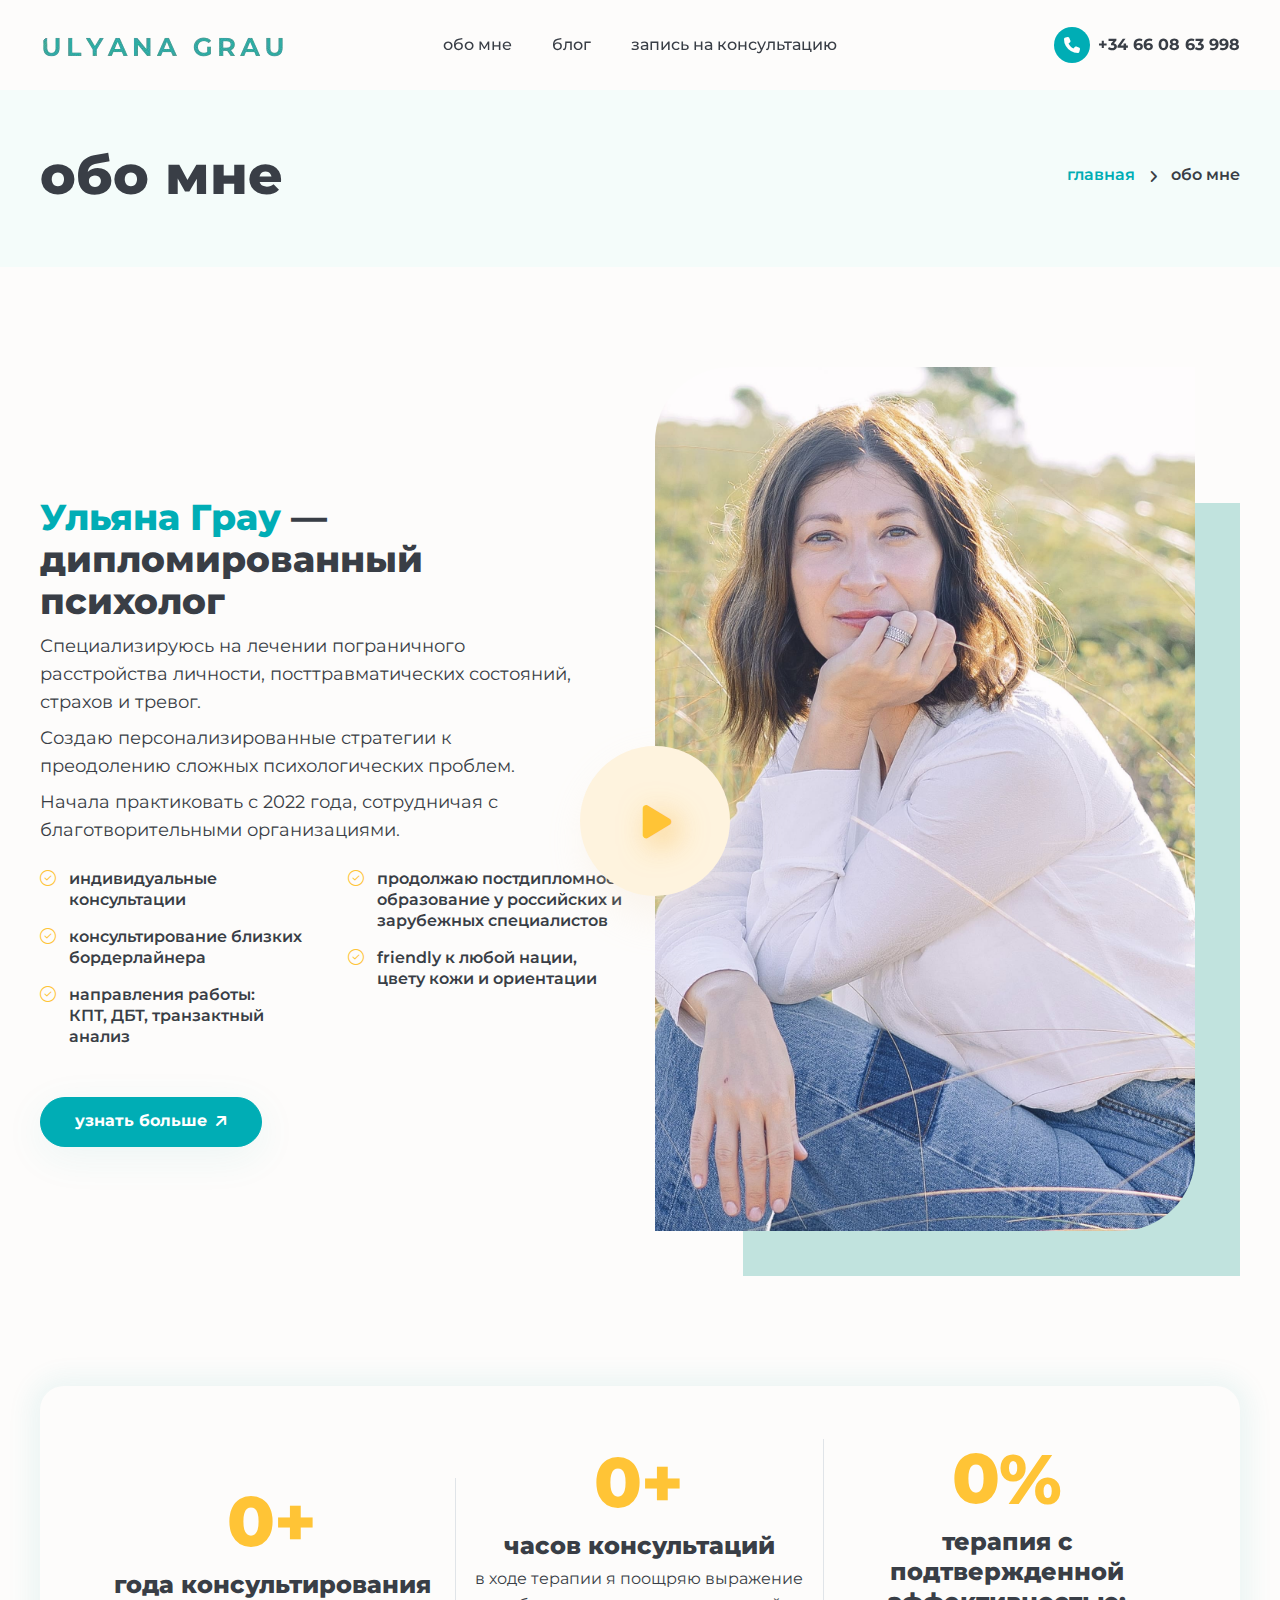
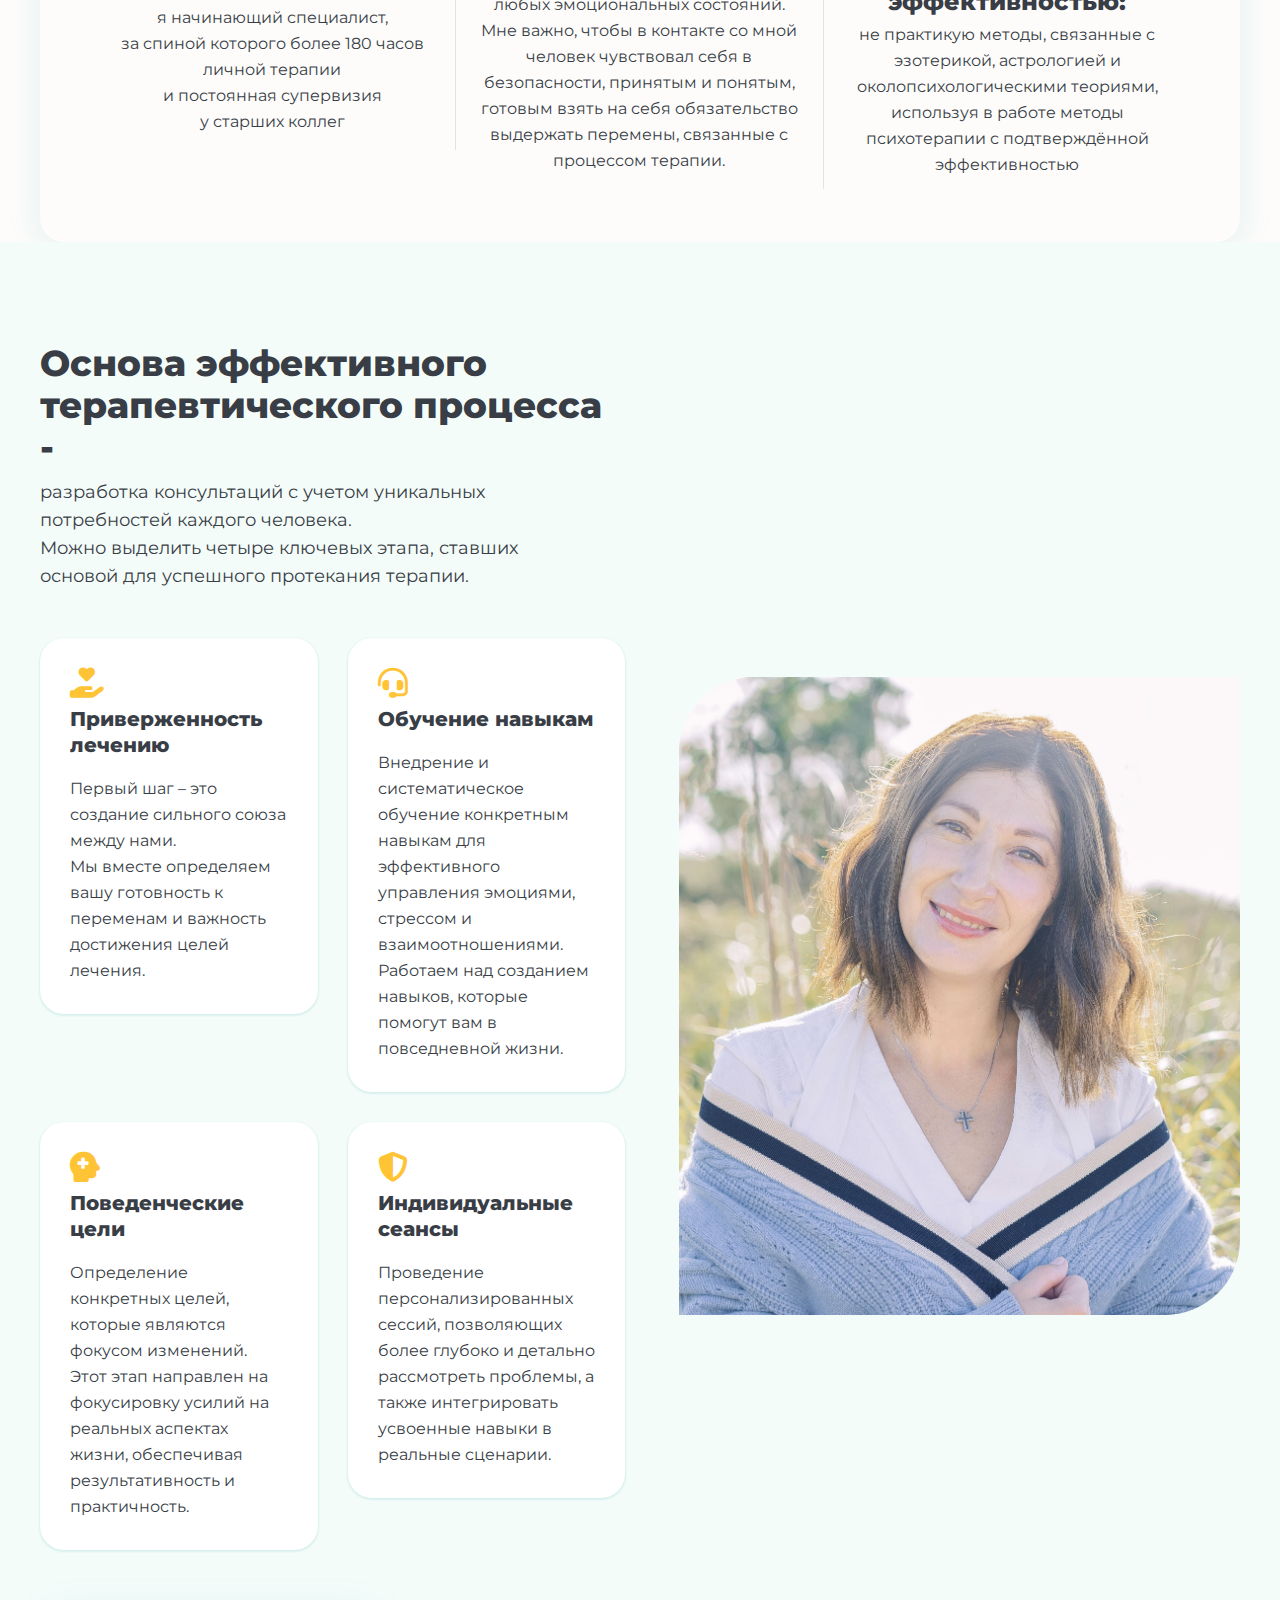
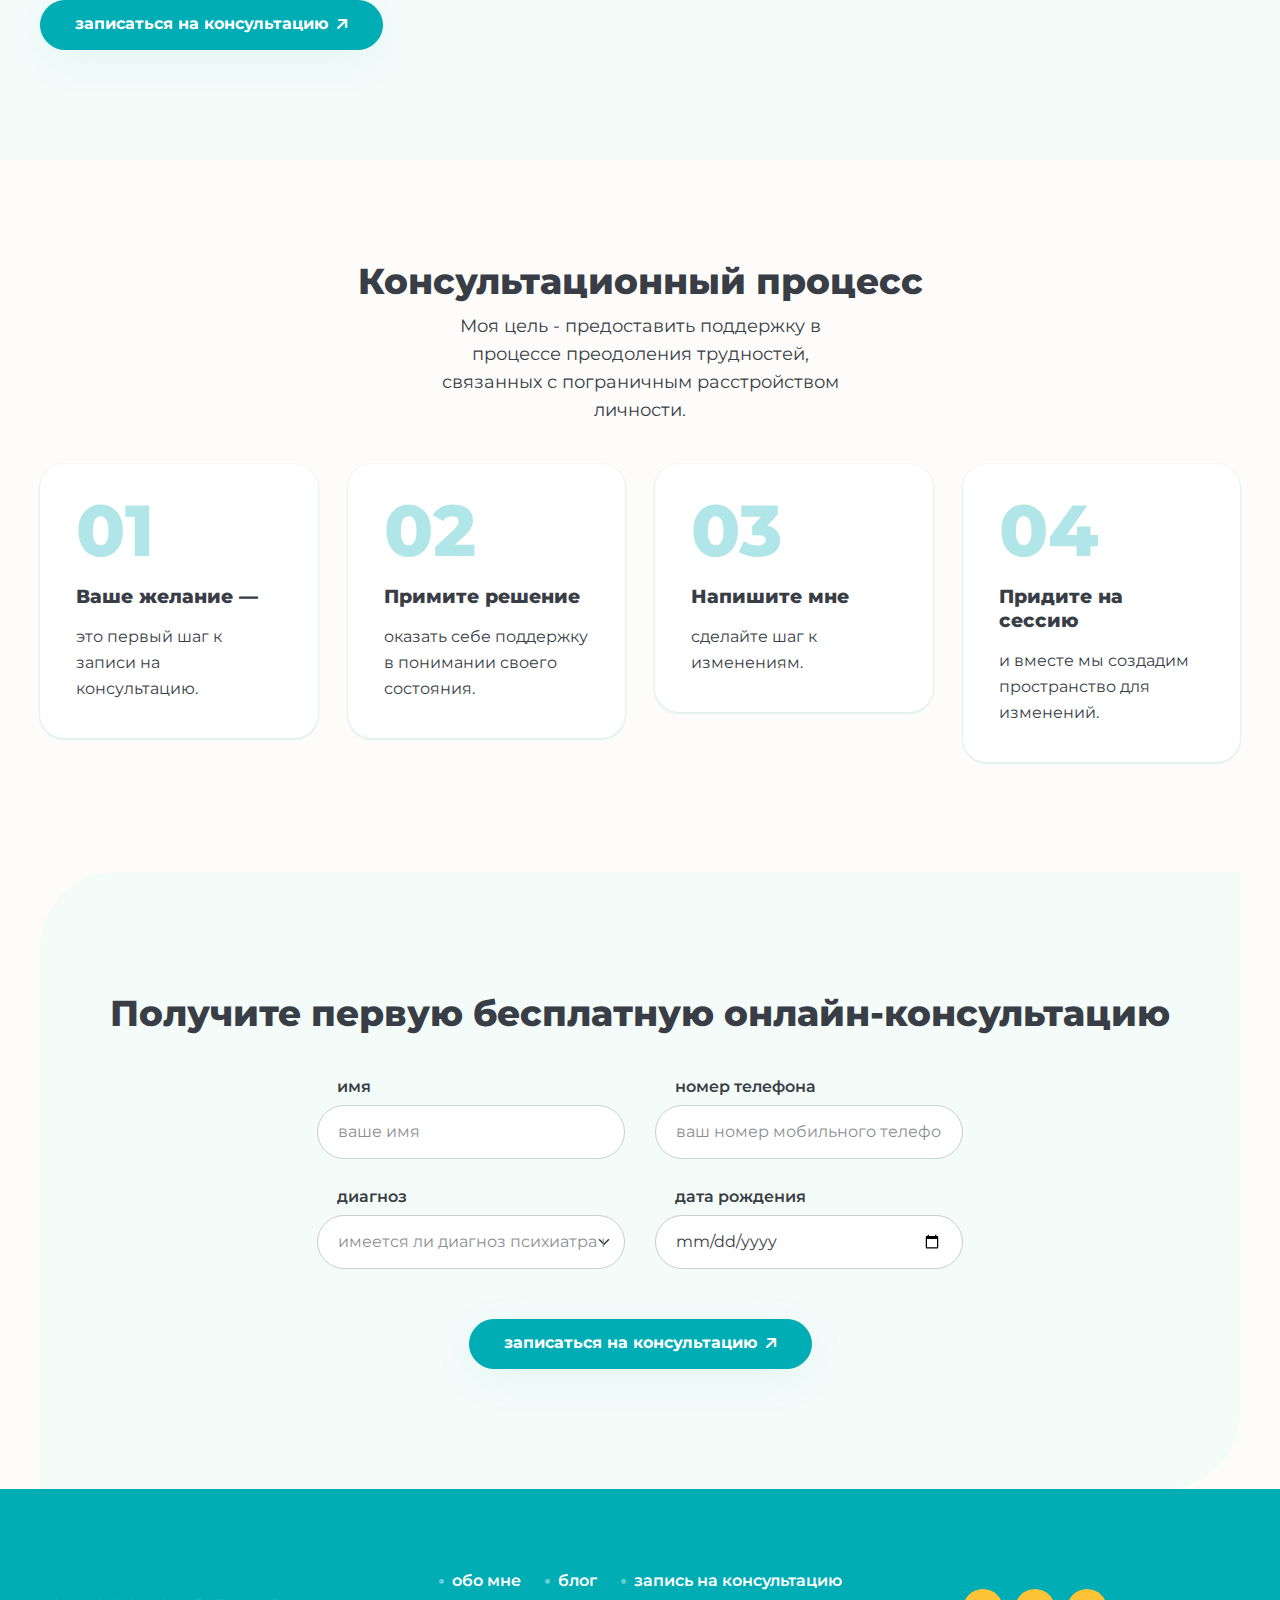
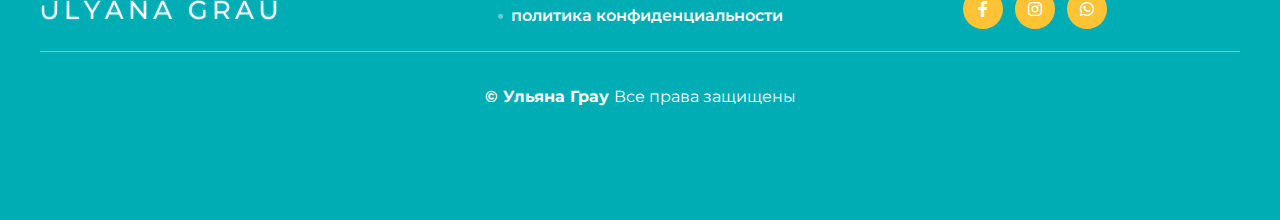
<file: about.html>
<!doctype html>
<html lang="en">

<head>

    <meta charset="utf-8">
    <meta name="viewport" content="width=device-width, initial-scale=1, shrink-to-fit=no">
    <meta http-equiv="x-ua-compatible" content="ie=edge">

    <title>Обо мне</title>
    <link rel="shortcut icon" href="assets/images/site_logo/u-solid.svg">

    <!-- Fraimwork - CSS Include -->
    <link rel="stylesheet" type="text/css" href="assets/css/bootstrap.min.css">

    <!-- Icon Font - CSS Include -->
    <link rel="stylesheet" type="text/css" href="assets/css/fontawesome.min.css">

    <!-- Animation - CSS Include -->
    <link rel="stylesheet" type="text/css" href="assets/css/animate.min.css">

    <!-- Cursor - CSS Include -->
    <link rel="stylesheet" type="text/css" href="assets/css/cursor.min.css">

    <!-- Carousel - CSS Include -->
    <link rel="stylesheet" type="text/css" href="assets/css/slick.min.css">
    <link rel="stylesheet" type="text/css" href="assets/css/slick-theme.min.css">

    <!-- Video & Image Popup - CSS Include -->
    <link rel="stylesheet" type="text/css" href="assets/css/magnific-popup.min.css">

    <!-- Counter - CSS Include -->
    <link rel="stylesheet" type="text/css" href="assets/css/odometer.min.css">

    <!-- Custom - CSS Include -->
    <link rel="stylesheet" type="text/css" href="assets/css/style.css">

</head>


<body>

<!-- Body Wrap - Start -->
<div class="page_wrapper">

    <!-- Back To Top - Start -->
    <div class="backtotop">
        <a href="#" class="scroll">
            <i class="fa-solid fa-arrow-up"></i>
        </a>
    </div>
    <!-- Back To Top - End -->

    <!-- Site Header - Start
      ================================================== -->
    <header class="site_header">
        <div class="container">
            <div class="row align-items-center">
                <div class="col-lg-3 col-5">
                    <div class="site_logo">
                        <a class="site_link" href="index.html">
                            <img src="assets/images/site_logo/site_logo_primary-u.png" alt="Site Logo">
                        </a>
                    </div>
                </div>
                <div class="col-lg-6 col-2">
                    <nav class="main_menu navbar navbar-expand-lg">
                        <div class="main_menu_inner collapse navbar-collapse justify-content-center" id="main_menu_dropdown">
                            <ul class="main_menu_list unordered_list">

                                <li>
                                    <a class="nav-link" href="about.html">обо мне</a>
                                </li>

                                <li >
                                    <a class="nav-link" href="blog.html">блог</a>
                                </li>

                                <li>
                                    <a class="nav-link" href="contact.html">
                                        запись на консультацию
                                    </a>
                                </li>
                            </ul>
                        </div>
                    </nav>
                </div>
                <div class="col-lg-3 col-5">
                    <ul class="header_btns_group unordered_list justify-content-end">
                        <li>
                            <button class="mobile_menu_btn" type="button" data-bs-toggle="collapse" data-bs-target="#main_menu_dropdown" aria-expanded="false" aria-label="Toggle navigation">
                                <i class="far fa-bars"></i>
                            </button>
                        </li>
                        <li>
                            <a class="btn_hotline" href="tel:+34 66 08 63 998">
                    <span class="btn_icon">
                      <i class="fa-solid fa-phone"></i>
                    </span>
                                <span class="btn_text">+34 66 08 63 998</span>
                            </a>
                        </li>
                    </ul>
                </div>
            </div>
        </div>
    </header>
    <!-- Site Header - End
    ================================================== -->

    <!-- Main Body - Start
    ================================================== -->
    <main class="page_content">

        <!-- Page Banner - Start
               ================================================== -->
        <section class="page_banner decoration_wrapper">
            <div class="container">
                <div class="row align-items-center">
                    <div class="col-lg-6">
                        <h1 class="page_title mb-0">обо мне</h1>
                    </div>
                    <div class="col-lg-6">
                        <ul class="breadcrumb_nav unordered_list justify-content-lg-end justify-content-center">
                            <li><a href="index.html">главная</a></li>
                            <li>обо мне</li>
                        </ul>
                    </div>
                </div>
            </div>

        </section>
        <!-- Page Banner - End
        ================================================== -->

        <!-- About Section - Start
        ================================================== -->
        <section class="about_section section_space_lg">
            <div class="container">
                <div class="row align-items-center justify-content-lg-between">
                    <div class="col-lg-6 order-lg-last">
                        <div class="image_widget">
                            <img src="assets/images/about/KNJ09323.jpeg" alt="About Image - Ульяна Грау – Психолог">
                            <div class="image_shape bg_primary_light"></div>
                            <div class="about_video_icon">
                                <a class="video_play_btn popup_video" href="https://app.heygen.com/embeds/bb6cd0eb1b8c4f34aed79c748ac0afeb" title="HeyGen video player">
                                    <i class="fa-duotone fa-play"></i>
                                </a>
                            </div>
                        </div>
                    </div>
                    <div class="col-lg-6">
                        <div class="about_content">

                            <div class="section_heading mb-4">
                                <h2 class="section_heading_text">
                                    <mark>Ульяна Грау</mark> — дипломированный <br> психолог </br>
                                </h2>
                                <p class="section_heading_description mb-2">
                                    Специализируюсь на лечении пограничного расстройства личности, посттравматических состояний, страхов и тревог.
                                </p>
                                <p class="section_heading_description mb-2">
                                    Создаю персонализированные стратегии к преодолению сложных психологических проблем.
                                </p>
                                <p class="section_heading_description mb-2">
                                    Начала практиковать с 2022 года, сотрудничая с благотворительными организациями.
                                    <br />
                                </p>
                            </div>

                            <div class="row">
                                <div class="col-md-6 col-sm-6">
                                    <ul class="info_list unordered_list_block">
                                        <li>
                          <span class="info_icon">
                            <i class="fa-light fa-circle-check"></i>
                          </span>
                                            <span class="info_text">индивидуальные консультации</span>
                                        </li>
                                        <li>
                          <span class="info_icon">
                            <i class="fa-light fa-circle-check"></i>
                          </span>
                                            <span class="info_text">консультирование близких бордерлайнера</span>
                                        </li>
                                        <li>
                          <span class="info_icon">
                            <i class="fa-light fa-circle-check"></i>
                          </span>
                                            <span class="info_text">направления работы: <br> КПТ, ДБТ, транзактный анализ  </span>
                                        </li>
                                    </ul>
                                </div>

                                <div class="col-md-6 col-sm-6">
                                    <ul class="info_list unordered_list_block">
                                        <li>
                          <span class="info_icon">
                            <i class="fa-light fa-circle-check"></i>
                          </span>
                                            <span class="info_text">продолжаю постдипломное образование у российских и зарубежных специалистов</span>
                                        </li>

                                        <li>
                          <span class="info_icon">
                            <i class="fa-light fa-circle-check"></i>
                          </span>
                                            <span class="info_text">friendly к любой нации, цвету кожи и ориентации</span>
                                        </li>
                                    </ul>
                                </div>
                            </div>

                            <div class="btn_wrap pb-0">
                                <a class="btn btn-primary" href="about.html">
                      <span class="btn_text" data-text="узнать больше">
                        узнать больше
                      </span>
                                    <span class="btn_icon">
                        <i class="fa-solid fa-arrow-up-right"></i>
                      </span>
                                </a>
                            </div>
                        </div>
                    </div>
                </div>
            </div>
        </section>
        <!-- About Section - End
        ================================================== -->

        <!-- Counter Section - Start
        ================================================== -->
        <section class="funfact_section">
            <div class="container">
                <div class="counter_wrapper">
                    <div class="row align-items-center text-center">
                        <div class="col-lg-4 col-md-4 col-sm-4">
                            <div class="counter_item">
                                <div class="counter_value">
                                    <span class="odometer" data-count="2">0</span>
                                    <span>+</span>
                                </div>
                                <h3 class="counter_title">года консультирования</h3>
                                <p class="counter_description mb-0">
                                  я начинающий специалист, <br> за спиной которого более 180 часов личной терапии <br> и  постоянная супервизия <br> у старших коллег
                                </p>
                            </div>
                        </div>
                        <div class="col-lg-4 col-md-4 col-sm-4">
                            <div class="counter_item">
                                <div class="counter_value">
                                    <span class="odometer" data-count="400">0</span>
                                    <span>+</span>
                                </div>
                                <h3 class="counter_title">часов консультаций</h3>
                                <p class="counter_description mb-0">
                                    в ходе терапии я поощряю выражение любых эмоциональных состояний. <br>
                                    Мне важно, чтобы в контакте со мной человек чувствовал себя в безопасности, принятым и понятым, готовым взять на себя обязательство выдержать перемены, связанные с процессом терапии.
                                </p>
                            </div>
                        </div>
                        <div class="col-lg-4 col-md-4 col-sm-4">
                            <div class="counter_item">
                                <div class="counter_value">
                                    <span class="odometer" data-count="100">0</span>
                                    <span>%</span>
                                </div>
                                <h3 class="counter_title"> терапия с подтвержденной эффективностью:</h3>
                                <p class="counter_description mb-0">
                                   не практикую методы, связанные с эзотерикой, астрологией и околопсихологическими теориями, <br>
                                   используя в работе методы психотерапии с подтверждённой эффективностью
                                </p>
                            </div>
                        </div>
                    </div>
                </div>
            </div>
        </section>
        <!-- Counter Section - End
        ================================================== -->

        <!-- Certificate Section - Start
        ==================================================
        <section class="certificate_section section_space_lg pb-0">
            <div class="container">
                <div class="section_heading text-center">
                    <h2 class="section_heading_text">Certificates</h2>
                    <p class="section_heading_description mb-0 ">
                        Lorem Ipsum is simply dummy text of the printing and typesetting industry
                    </p>
                </div>
                <div class="certificates_carousel row zoom-gallery" data-slick='{"arrows": false}'>
                    <div class="col- carousel_item">
                        <a class="certificate_image popup_image" data-cursor-text="Scroll" href="assets/images/certificate/certificate_image_1-min.jpg">
                            <img src="assets/images/certificate/certificate_image_1-min.jpg" alt="Talking Minds - Psychotherapist Site Template">
                        </a>
                    </div>
                    <div class="col- carousel_item">
                        <a class="certificate_image popup_image" data-cursor-text="Scroll" href="assets/images/certificate/certificate_image_2-min.jpg">
                            <img src="assets/images/certificate/certificate_image_2-min.jpg" alt="Talking Minds - Psychotherapist Site Template">
                        </a>
                    </div>
                    <div class="col- carousel_item">
                        <a class="certificate_image popup_image" data-cursor-text="Scroll" href="assets/images/certificate/certificate_image_3-min.jpg">
                            <img src="assets/images/certificate/certificate_image_3-min.jpg" alt="Talking Minds - Psychotherapist Site Template">
                        </a>
                    </div>
                    <div class="col- carousel_item">
                        <a class="certificate_image popup_image" data-cursor-text="Scroll" href="assets/images/certificate/certificate_image_1-min.jpg">
                            <img src="assets/images/certificate/certificate_image_1-min.jpg" alt="Talking Minds - Psychotherapist Site Template">
                        </a>
                    </div>
                    <div class="col- carousel_item">
                        <a class="certificate_image popup_image" data-cursor-text="Scroll" href="assets/images/certificate/certificate_image_2-min.jpg">
                            <img src="assets/images/certificate/certificate_image_2-min.jpg" alt="Talking Minds - Psychotherapist Site Template">
                        </a>
                    </div>
                    <div class="col- carousel_item">
                        <a class="certificate_image popup_image" data-cursor-text="Scroll" href="assets/images/certificate/certificate_image_3-min.jpg">
                            <img src="assets/images/certificate/certificate_image_3-min.jpg" alt="Talking Minds - Psychotherapist Site Template">
                        </a>
                    </div>
                </div>
            </div>
        </section>
     Certificate Section - End
        ================================================== -->

        <!-- About Section - Start
 ================================================== -->
        <section class="about_section section_space_lg bg_primary_light">
            <div class="container">
                <div class="row align-items-center justify-content-lg-between">
                    <div class="col-lg-6 order-lg-last">
                        <div class="image_widget ps-lg-4">
                            <img src="assets/images/about/KNJ09253.jpeg" alt="About Image - Talking Minds – Psychotherapist Site Template">
                        </div>
                    </div>
                    <div class="col-lg-6">
                        <div class="about_content">
                            <div class="section_heading mb-lg-5">
                                <h2 class="section_heading_text">
                                    Основа эффективного терапевтического процесса -
                                </h2>
                                <p class="section_heading_description mb-0 ">
                                    разработка консультаций с учетом уникальных потребностей каждого человека.</p>
                                <p class="section_heading_description mb-0 ">
                                    Можно выделить четыре ключевых этапа, ставших основой для успешного протекания терапии.</p>
                            </div>
                            <div class="row">
                                <div class="col-md-6 col-sm-6">
                                    <div class="policy_item">
                                        <div class="title_wrap">
                                            <div class="item_icon">
                                                <i class="fa-solid fa-hand-holding-heart mb-2"></i>
                                            </div>
                                            <h3 class="item_title">Приверженность лечению</h3>
                                        </div>
                                        <p class="mb-0">
                                            Первый шаг – это создание сильного союза между нами. <br> Мы вместе определяем вашу готовность к переменам и важность достижения целей лечения.                                    </div>
                                </div>
                                <div class="col-md-6 col-sm-6">
                                    <div class="policy_item">
                                        <div class="title_wrap">
                                            <div class="item_icon">
                                                <i class="fa-solid fa-headset mb-2"></i>
                                            </div>
                                            <h3 class="item_title">Обучение навыкам</h3>
                                        </div>
                                        <p class="mb-0">
                                            Внедрение и систематическое обучение конкретным навыкам для эффективного управления эмоциями, стрессом и взаимоотношениями. Работаем над созданием навыков, которые помогут вам в повседневной жизни.
                                    </div>
                                </div>
                                <div class="col-md-6 col-sm-6">
                                    <div class="policy_item">
                                        <div class="title_wrap">
                                            <div class="item_icon">
                                                <i class="fa-solid fa-head-side-medical mb-2"></i>
                                            </div>
                                            <h3 class="item_title">Поведенческие цели</h3>
                                        </div>
                                        <p class="mb-0">
                                            Определение конкретных целей, которые являются фокусом изменений. Этот этап направлен на фокусировку усилий на реальных аспектах жизни, обеспечивая результативность и практичность.                                    </div>
                                </div>
                                <div class="col-md-6 col-sm-6">
                                    <div class="policy_item">
                                        <div class="title_wrap">
                                            <div class="item_icon">
                                                <i class="fa-solid fa-shield-halved mb-2"></i>
                                            </div>
                                            <h3 class="item_title">Индивидуальные сеансы</h3>
                                        </div>
                                        <p class="mb-0">
                                            Проведение персонализированных сессий, позволяющих более глубоко и детально рассмотреть проблемы, а также интегрировать усвоенные навыки в реальные сценарии.                                    </div>
                                </div>
                            </div>
                            <div class="btn_wrap pb-0">
                                <a class="btn btn-primary" href="contact.html">
                      <span class="btn_text" data-text="записаться на консультацию">
                        записаться на консультацию
                      </span>
                                    <span class="btn_icon">
                        <i class="fa-solid fa-arrow-up-right"></i>
                      </span>
                                </a>
                            </div>
                        </div>
                    </div>
                </div>
            </div>
        </section>
        <!-- About Section - End
        ================================================== -->

        <!-- Work Process Section - Start
================================================== -->
        <section class="work_process_section section_space_lg">
            <div class="container">
                <div class="section_heading text-center">
                    <h2 class="section_heading_text">
                        Консультационный процесс
                    </h2>
                    <p class="section_heading_description mb-0">
                        Моя цель - предоставить поддержку в процессе преодоления трудностей, связанных с пограничным расстройством личности.
                    </p>
                </div>
                <div class="row">
                    <div class="col-lg-3 col-md-6 col-sm-6">
                        <div class="work_process_item">
                            <div class="serial_number">01</div>
                            <h3 class="item_title"> Ваше желание  — </h3>
                            <p class="mb-0">
                                это первый шаг к записи на консультацию.
                            </p>
                        </div>
                    </div>
                    <div class="col-lg-3 col-md-6 col-sm-6">
                        <div class="work_process_item">
                            <div class="serial_number">02</div>
                            <h3 class="item_title">Примите решение </h3>
                            <p class="mb-0">
                                оказать себе поддержку в понимании своего состояния.
                            </p>
                        </div>
                    </div>
                    <div class="col-lg-3 col-md-6 col-sm-6">
                        <div class="work_process_item">
                            <div class="serial_number">03</div>
                            <h3 class="item_title">Напишите мне</h3>
                            <p class="mb-0">
                                сделайте шаг к изменениям.
                            </p>
                        </div>
                    </div>
                    <div class="col-lg-3 col-md-6 col-sm-6">
                        <div class="work_process_item">
                            <div class="serial_number">04</div>
                            <h3 class="item_title">Придите на сессию</h3>
                            <p class="mb-0">
                                и вместе мы создадим пространство для изменений.
                            </p>
                        </div>
                    </div>
                </div>
            </div>
        </section>
        <!-- Work Process Section - End
        ================================================== -->

        <!-- Gallery Section - Start
        ==================================================
        <section class="gallery_section section_space_lg pb-0">
            <div class="container">
                <div class="section_heading text-center">
                    <h2 class="section_heading_text">Photos from our Classes</h2>
                    <p class="section_heading_description mb-0">
                        Lorem Ipsum is simply dummy text of the printing and typesetting industry
                    </p>
                </div>

                <div class="zoom-gallery row justify-content-center">
                    <div class="col-lg-4 col-md-6 col-sm-6">
                        <a class="gallery_item popup_image" href="assets/images/gallery/gallery_image_1-min.jpg">
                            <img src="assets/images/gallery/gallery_image_1-min.jpg" alt="Talking Minds - Psychotherapist Site Template">
                        </a>
                    </div>
                    <div class="col-lg-4 col-md-6 col-sm-6">
                        <a class="gallery_item popup_image" href="assets/images/gallery/gallery_image_2-min.jpg">
                            <img src="assets/images/gallery/gallery_image_2-min.jpg" alt="Talking Minds - Psychotherapist Site Template">
                        </a>
                    </div>
                    <div class="col-lg-4 col-md-6 col-sm-6">
                        <a class="gallery_item popup_image" href="assets/images/gallery/gallery_image_3-min.jpg">
                            <img src="assets/images/gallery/gallery_image_3-min.jpg" alt="Talking Minds - Psychotherapist Site Template">
                        </a>
                    </div>
                    <div class="col-lg-4 col-md-6 col-sm-6">
                        <a class="gallery_item popup_image" href="assets/images/gallery/gallery_image_4-min.jpg">
                            <img src="assets/images/gallery/gallery_image_4-min.jpg" alt="Talking Minds - Psychotherapist Site Template">
                        </a>
                    </div>
                    <div class="col-lg-4 col-md-6 col-sm-6">
                        <a class="gallery_item popup_image" href="assets/images/gallery/gallery_image_5-min.jpg">
                            <img src="assets/images/gallery/gallery_image_5-min.jpg" alt="Talking Minds - Psychotherapist Site Template">
                        </a>
                    </div>
                    <div class="col-lg-4 col-md-6 col-sm-6">
                        <a class="gallery_item popup_image" href="assets/images/gallery/gallery_image_6-min.jpg">
                            <img src="assets/images/gallery/gallery_image_6-min.jpg" alt="Talking Minds - Psychotherapist Site Template">
                        </a>
                    </div>
                </div>

                <div class="btn_wrap pb-0 text-center">
                    <a class="btn btn-primary" href="gallery.html">
                <span class="btn_text" data-text="See More Photos">
                  See More Photos
                </span>
                        <span class="btn_icon">
                  <i class="fa-solid fa-arrow-up-right"></i>
                </span>
                    </a>
                </div>
            </div>
        </section>Gallery Section - End
        ================================================== -->


        <!-- Consultation Section - Start
        ================================================== -->
        <section class="consultation_section">
            <form name="website" netlify>
                <div class="container">
                    <div class="consultation_form bg_primary_light decoration_wrapper">
                        <div class="section_heading text-center">
                            <h2 class="section_heading_text mb-2">
                                <span class="d-md-block">Получите первую бесплатную онлайн-консультацию</span>
                            </h2>
                        </div>
                        <div class="row justify-content-center">
                            <div class="col-lg-4">
                            </div>
                        </div>
                        <div class="row justify-content-center">
                            <div class="col-lg-7">
                                <div class="row">
                                    <div class="col-md-6">
                                        <div class="form-group">
                                            <label for="input_name">имя</label>
                                            <input id="input_name" class="form-control" required type="text" name="name" placeholder="ваше имя">
                                        </div>
                                    </div>
                                    <div class="col-md-6">
                                        <div class="form-group">
                                            <label for="input_phone"> номер телефона</label>
                                            <input id="input_phone" class="form-control" type="tel" required name="phone" placeholder="ваш номер мобильного телефона">
                                        </div>
                                    </div>
                                    <div class="col-md-6">
                                        <div class="form-group">
                                            <label for="select_therapy">диагноз</label>
                                            <select id="select_therapy" required class="form-select" aria-label="Therapy Select Options">
                                                <option selected>имеется ли диагноз психиатра или клинического психолога</option>
                                                <option value="yes">да</option>
                                                <option value="no">нет</option>
                                            </select>
                                        </div>
                                    </div>

                                    <div class="col-md-6">
                                        <div class="form-group">
                                            <label for="input_calendar">дата рождения</label>
                                            <input id="input_calendar" required class="form-control" type="date" name="date">
                                        </div>
                                    </div>
                                </div>
                                <div class="btn_wrap pb-0 text-center">
                                    <button type="submit" class="btn btn-primary">
                      <span class="btn_text" data-text="записаться на консультацию">
                        записаться на консультацию
                      </span>
                                        <span class="btn_icon">
                        <i class="fa-solid fa-arrow-up-right"></i>
                      </span>
                                    </button>
                                </div>
                            </div>
                        </div>
                    </div>
                </div>
            </form>
        </section>
        <!-- Consultation Section - End
        ================================================== -->


    </main>
    <!-- Main Body - End
    ================================================== -->

    <!-- Site Footer - Start
      ================================================== -->
    <footer class="site_footer bg_primary">
        <div class="container">
            <div class="site_footer_content">
                <div class="row align-items-center">
                    <div class="col-lg-3">
                        <div class="site_logo">
                            <a class="site_link" href="index.html">
                                <img src="assets/images/site_logo/footer.png" alt="Site Logo">
                            </a>
                        </div>
                    </div>
                    <div class="col-lg-6">
                        <ul class="info_list unordered_list justify-content-center">
                            <li>
                                <a href="about.html">
                      <span class="info_icon">
                        <i class="fa-solid fa-circle"></i>
                      </span>
                                    <span class="info_text">обо мне</span>
                                </a>
                            </li>

                            <li>
                                <a href="blog.html">
                      <span class="info_icon">
                        <i class="fa-solid fa-circle"></i>
                      </span>
                                    <span class="info_text">блог</span>
                                </a>
                            </li>
                            <li>
                                <a href="contact.html">
                      <span class="info_icon">
                        <i class="fa-solid fa-circle"></i>
                      </span>
                                    <span class="info_text">запись на консультацию</span>
                                </a>
                            </li>

                            <li class="mb-4">
                                <a href="private-police.html">
                      <span class="info_icon">
                        <i class="fa-solid fa-circle"></i>
                      </span>
                                    <span class="info_text">политика конфиденциальности</span>
                                </a>
                            </li>

                        </ul>
                    </div>
                    <div class="col-lg-3">
                        <ul class="social_links unordered_list">
                            <li><a class="btn_hotline" href="#!"><i class="fa-brands fa-facebook-f"></i></a></li>
                            <li><a class="btn_hotline" href="https://www.instagram.com/ulyana_grau/"><i class="fa-brands fa-instagram"></i></a></li>
                            <!-- <li><a class="btn_hotline" href="#!"><i class="fa-brands fa-twitter"></i></a></li> -->
                            <li><a class="btn_hotline" href="https://wa.me/34665479798"><i class="fa-brands fa-whatsapp"></i></a></li>
                        </ul>
                    </div>
                </div>

                <div class="copyright_widget text-center">
                    <p class="copyright_text m-0"><b>© Ульяна Грау </b> Все права защищены</p>
                </div>
            </div>
        </div>
    </footer>
    <!-- Site Footer - End
    ================================================== -->

</div>
<!-- Body Wrap - End -->

<!-- Fraimwork - Jquery Include -->
<script src="assets/js/jquery.min.js"></script>
<script src="assets/js/popper.min.js"></script>
<script src="assets/js/bootstrap.min.js"></script>
<script src="assets/js/bootstrap-dropdown-ml-hack.min.js"></script>

<!-- animation - jquery include -->
<script src="assets/js/cursor.min.js"></script>

<!-- Carousel - Jquery Include -->
<script src="assets/js/slick.min.js"></script>

<!-- Video & Image Popup - Jquery Include -->
<script src="assets/js/magnific-popup.min.js"></script>

<!-- Counter - Jquery Include -->
<script src="assets/js/appear.min.js"></script>
<script src="assets/js/odometer.min.js"></script>

<!-- Custom - Jquery Include -->
<script src="assets/js/main.js"></script>

</body>
</html>
</file>
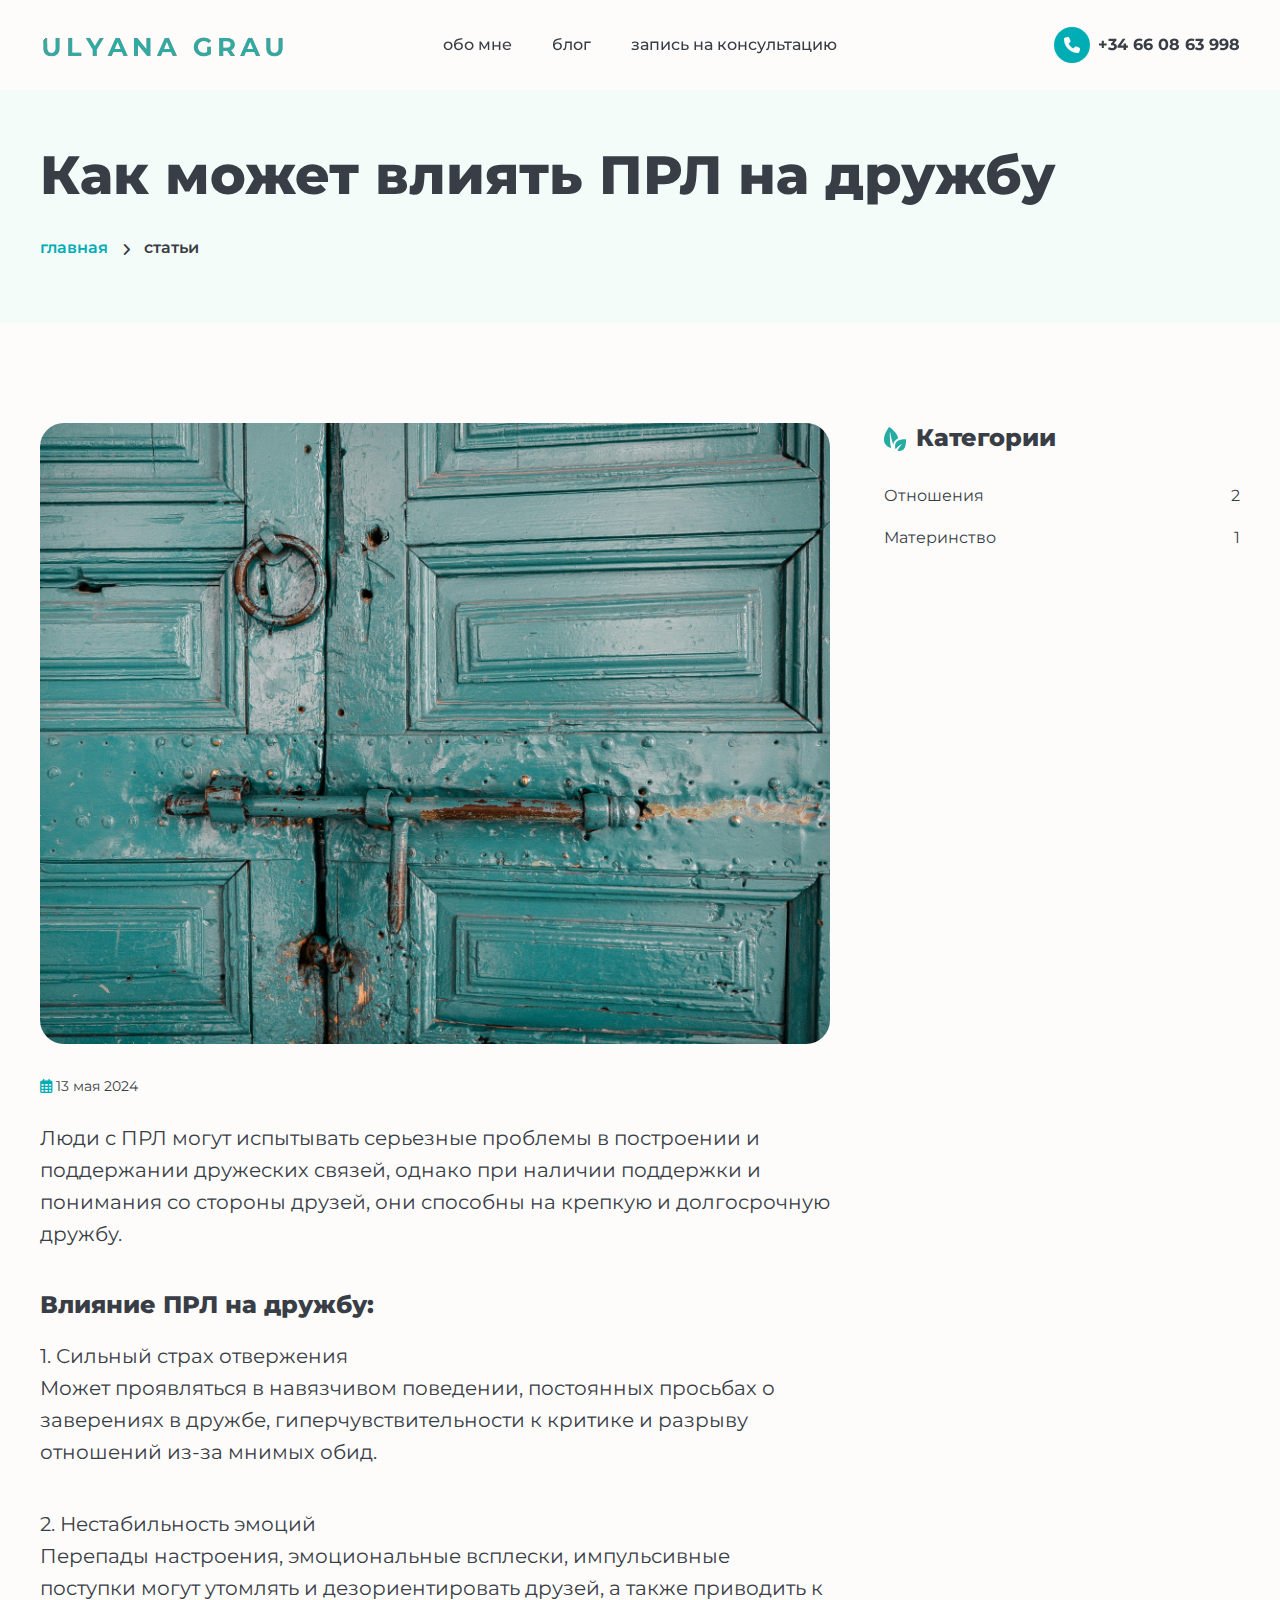
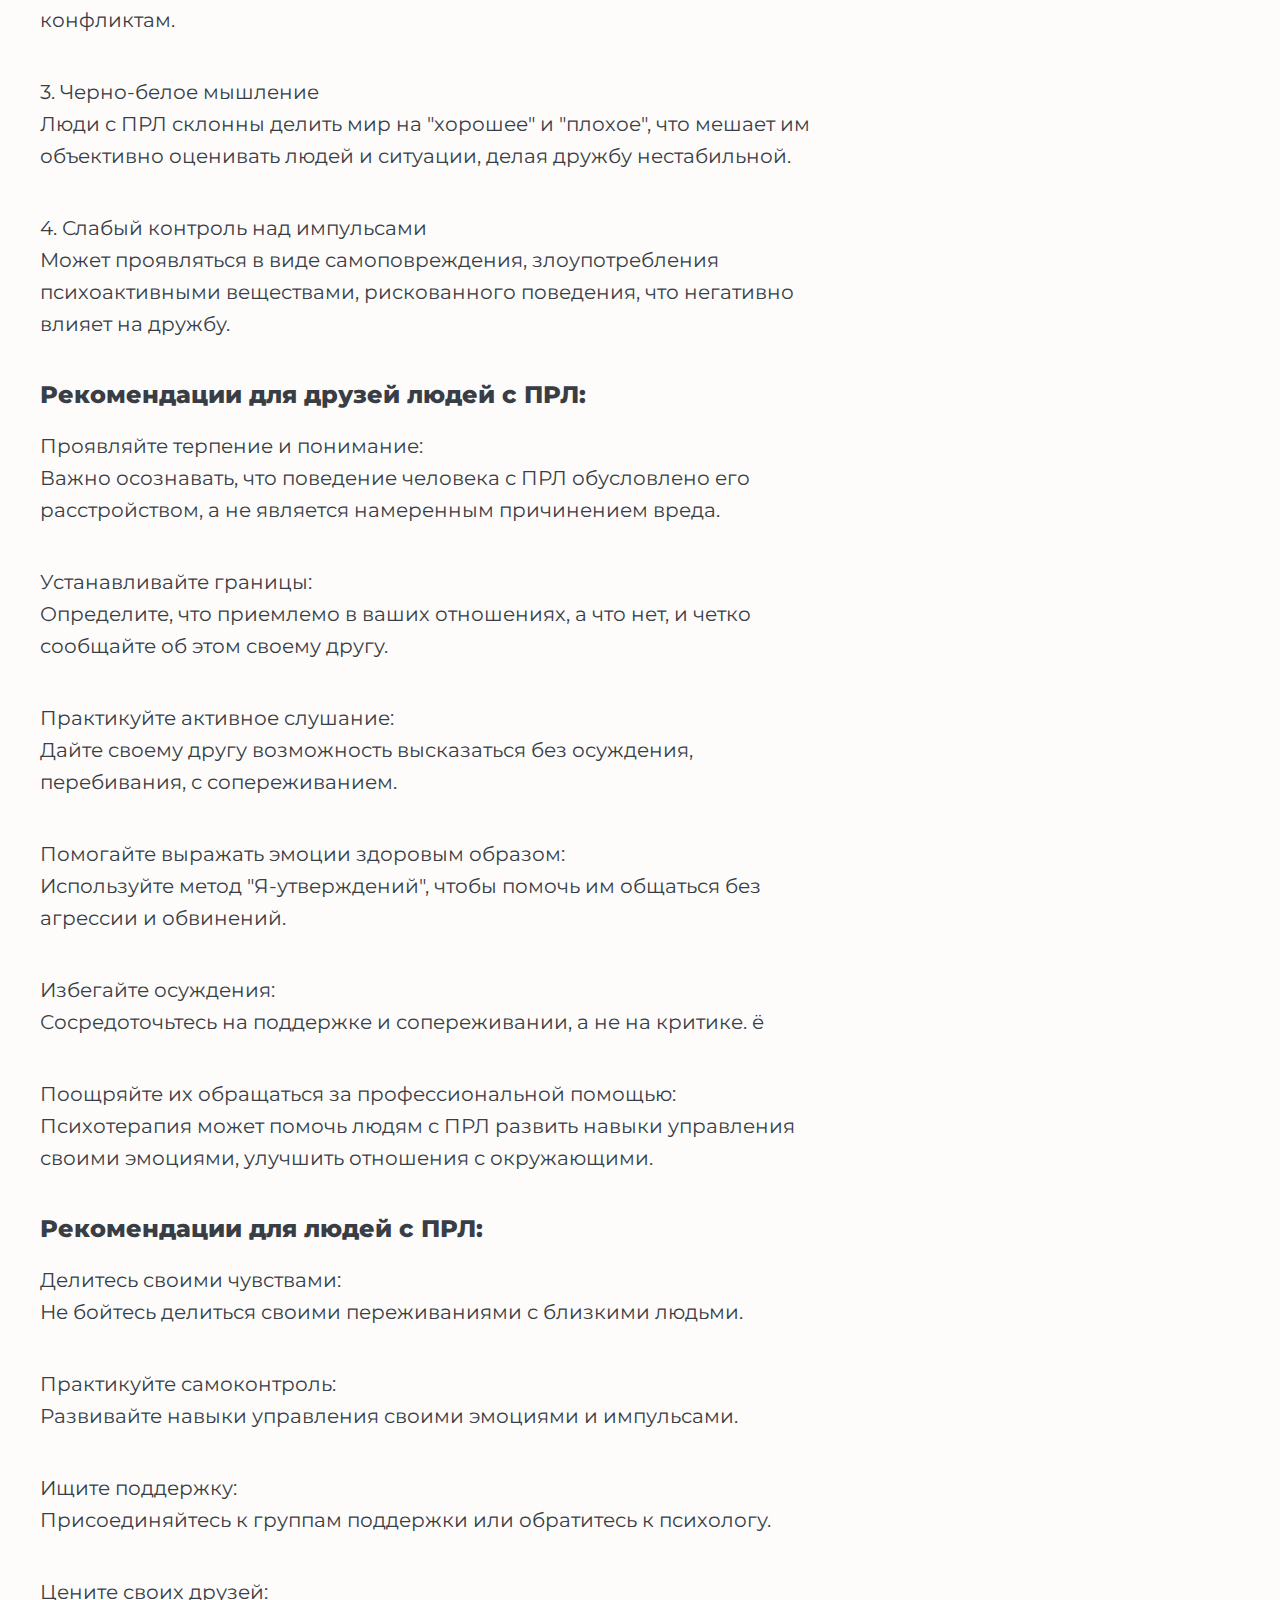
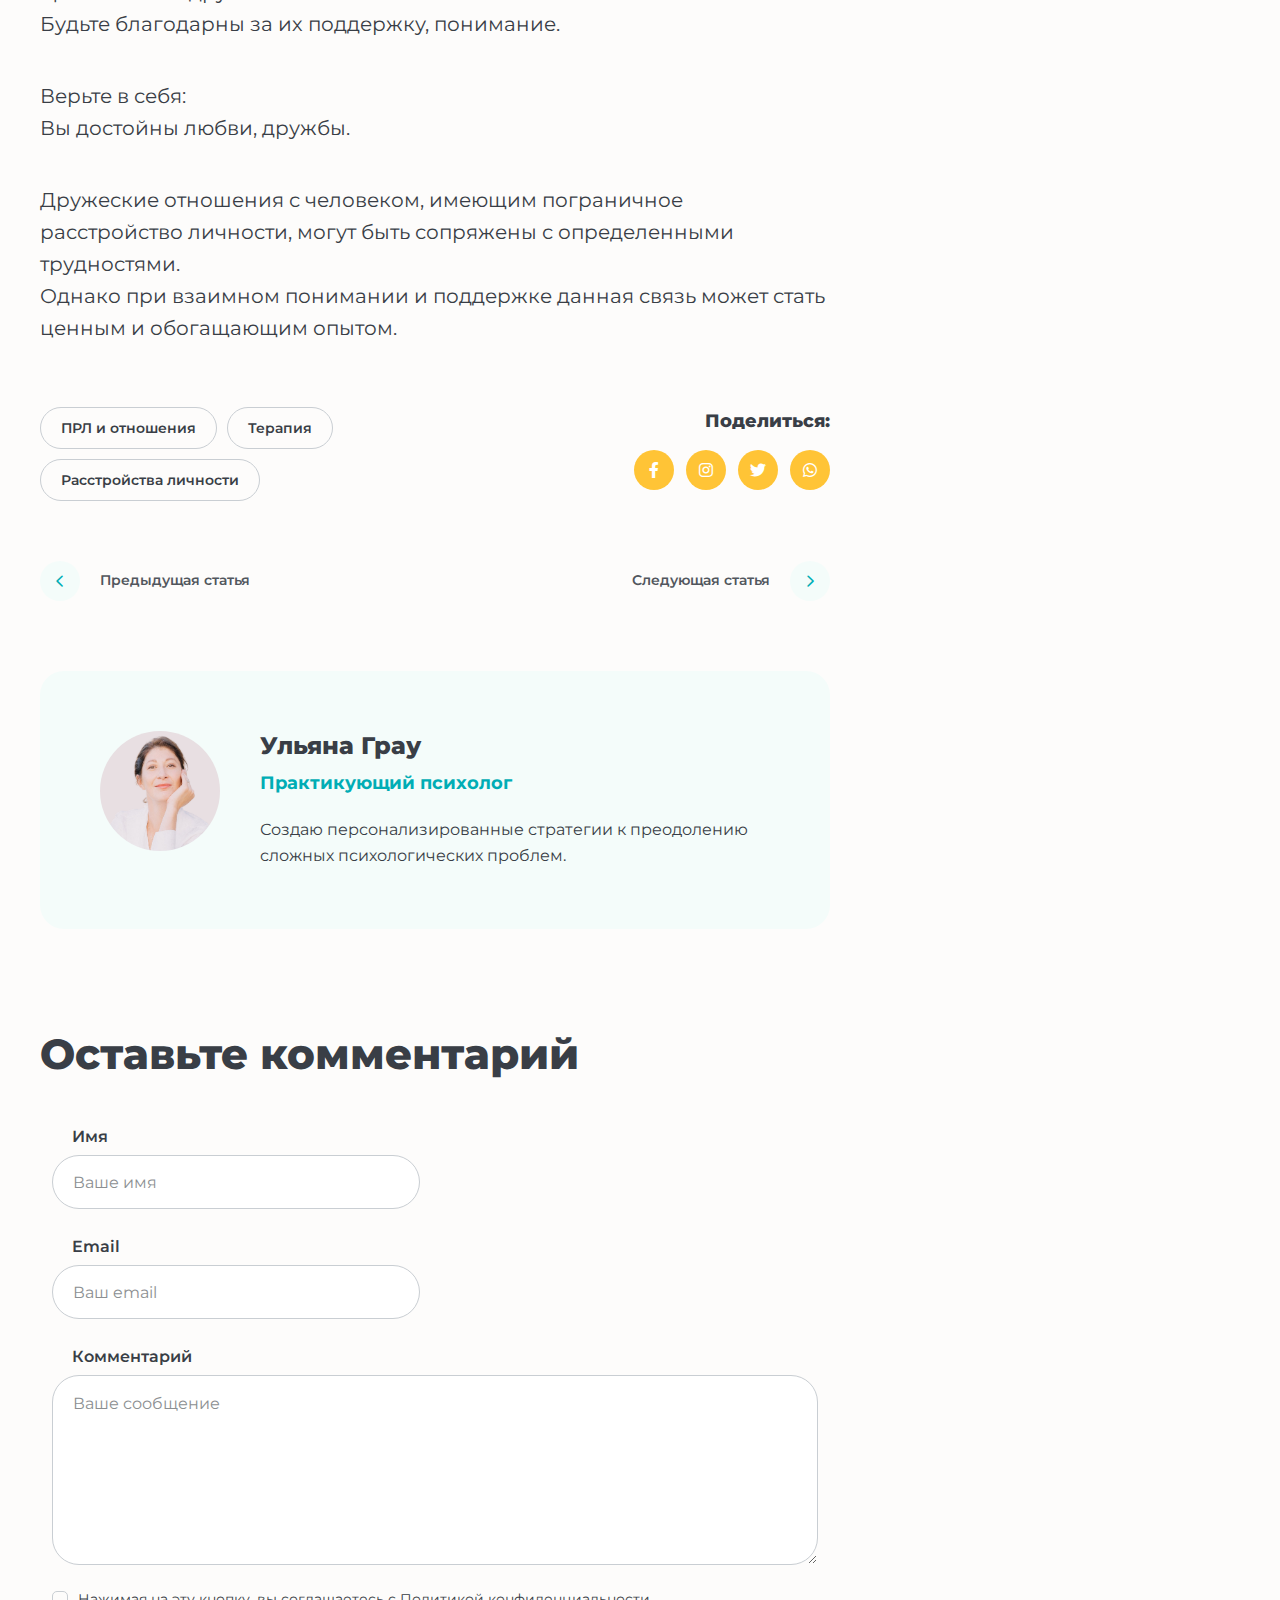
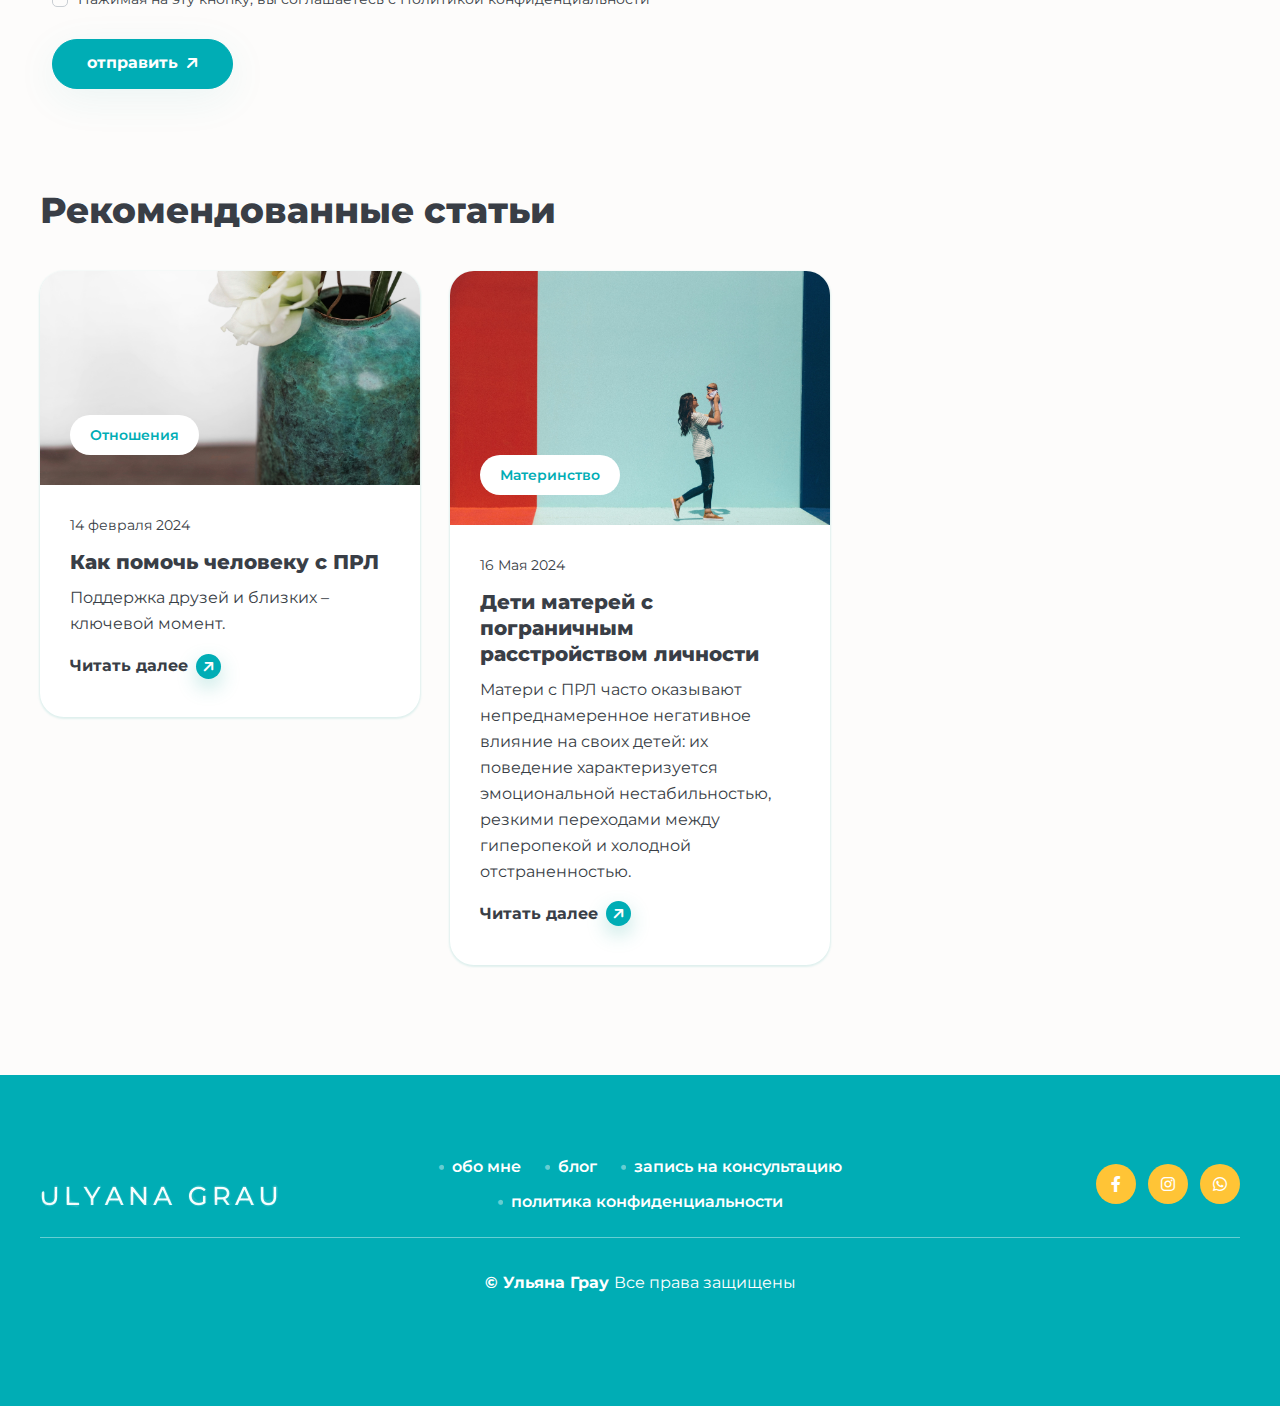
<file: blog-1.html>
<!doctype html>
<html lang="en">

<head>

    <meta charset="utf-8">
    <meta name="viewport" content="width=device-width, initial-scale=1, shrink-to-fit=no">
    <meta http-equiv="x-ua-compatible" content="ie=edge">

    <title>Статьи</title>
    <link rel="shortcut icon" href="assets/images/site_logo/u-solid.svg">

    <!-- Fraimwork - CSS Include -->
    <link rel="stylesheet" type="text/css" href="assets/css/bootstrap.min.css">

    <!-- Icon Font - CSS Include -->
    <link rel="stylesheet" type="text/css" href="assets/css/fontawesome.min.css">

    <!-- Animation - CSS Include -->
    <link rel="stylesheet" type="text/css" href="assets/css/animate.min.css">

    <!-- Cursor - CSS Include -->
    <link rel="stylesheet" type="text/css" href="assets/css/cursor.min.css">

    <!-- Carousel - CSS Include -->
    <link rel="stylesheet" type="text/css" href="assets/css/slick.min.css">
    <link rel="stylesheet" type="text/css" href="assets/css/slick-theme.min.css">

    <!-- Video & Image Popup - CSS Include -->
    <link rel="stylesheet" type="text/css" href="assets/css/magnific-popup.min.css">

    <!-- Counter - CSS Include -->
    <link rel="stylesheet" type="text/css" href="assets/css/odometer.min.css">

    <!-- Custom - CSS Include -->
    <link rel="stylesheet" type="text/css" href="assets/css/style.css">

</head>


<body>

<!-- Body Wrap - Start -->
<div class="page_wrapper">

    <!-- Back To Top - Start -->
    <div class="backtotop">
        <a href="#" class="scroll">
            <i class="fa-solid fa-arrow-up"></i>
        </a>
    </div>
    <!-- Back To Top - End -->

    <!-- Site Header - Start
    ================================================== -->
    <header class="site_header">
        <div class="container">
            <div class="row align-items-center">
                <div class="col-lg-3 col-5">
                    <div class="site_logo">
                        <a class="site_link" href="index.html">
                            <img src="assets/images/site_logo/site_logo_primary-u.png" alt="Site Logo">
                        </a>
                    </div>
                </div>
                <div class="col-lg-6 col-2">
                    <nav class="main_menu navbar navbar-expand-lg">
                        <div class="main_menu_inner collapse navbar-collapse justify-content-center" id="main_menu_dropdown">
                            <ul class="main_menu_list unordered_list">

                                <li>
                                    <a class="nav-link" href="about.html">обо мне</a>
                                </li>

                                <li >
                                    <a class="nav-link" href="blog.html">блог</a>
                                </li>

                                <li>
                                    <a class="nav-link" href="contact.html">
                                        запись на консультацию
                                    </a>
                                </li>
                            </ul>
                        </div>
                    </nav>
                </div>
                <div class="col-lg-3 col-5">
                    <ul class="header_btns_group unordered_list justify-content-end">
                        <li>
                            <button class="mobile_menu_btn" type="button" data-bs-toggle="collapse" data-bs-target="#main_menu_dropdown" aria-expanded="false" aria-label="Toggle navigation">
                                <i class="far fa-bars"></i>
                            </button>
                        </li>
                        <li>
                            <a class="btn_hotline" href="tel:+34 66 08 63 998">
                    <span class="btn_icon">
                      <i class="fa-solid fa-phone"></i>
                    </span>
                                <span class="btn_text">+34 66 08 63 998</span>
                            </a>
                        </li>
                    </ul>
                </div>
            </div>
        </div>
    </header>
    <!-- Site Header - End
    ================================================== -->

    <!-- Main Body - Start
    ================================================== -->
    <main class="page_content">

        <!-- Page Banner - Start
        ================================================== -->
        <section class="page_banner decoration_wrapper">
            <div class="container">
                <h1 class="page_title">Как может влиять ПРЛ на дружбу</h1>
                <ul class="breadcrumb_nav unordered_list justify-content-center justify-content-lg-start">
                    <li><a href="index.html">главная</a></li>
                    <li>статьи</li>
                </ul>
            </div>
        </section>
        <!-- Page Banner - End
        ================================================== -->

        <!-- Blog Details Section - Start
        ================================================== -->
        <section class="blog_details_section section_space_lg pb-0">
            <div class="container">
                <div class="row">
                    <div class="col-lg-8">
                        <div class="details_image">
                            <img src="assets/images/blogs/martin-adams-XtMICJ6MMJk-unsplash.jpg" alt="Дружба и ПРЛ">
                        </div>
                        <div class="details_content">
                            <ul class="post_meta unordered_list mb-4">
                                <li><i class="fa-regular fa-calendar-days"></i> 13 мая 2024</li>

                                <!--
                                <li><a href="#!"><i class="fa-regular fa-eye"></i> 3 просмотра</a></li>
                                <li><a href="#!"><i class="fa-regular fa-comment"></i> 0 комментариев</a></li>
                                -->

                            </ul>
                            <p>
                                Люди с ПРЛ могут испытывать серьезные проблемы в построении и поддержании дружеских связей, однако при наличии поддержки и понимания со стороны друзей, они способны на крепкую и долгосрочную дружбу.
                                <br>
                            </p>
                            <!--<blockquote>
                               <div class="quote_icon">
                                   <img src="assets/images/icons/icon_quote.svg" alt="ProMotors - Icon Quote">
                               </div>
                               <div class="quote_content">
                     <span class="d-block">
                       Понимание, забота и эмпатия — ключевые ингредиенты, способные помочь тем, кто сталкивается с пограничным расстройством личности.
                     </span>
                                   <cite title="Марша М. Ли́нехан">Марша М. Ли́нехан</cite>
                               </div>
                           </blockquote>
                           -->
                           <h3 class="details_info_title">Влияние ПРЛ на дружбу:</h3>
                           <p>
                               1. Сильный страх отвержения <br>
                               Может проявляться в навязчивом поведении, постоянных просьбах о заверениях в дружбе, гиперчувствительности к критике и разрыву отношений из-за мнимых обид.                           </p>
                           <!--
                           <div class="row mb-5">
                             <div class="col-md-6 col-sm-6">
                               <div class="details_image m-0">
                                 <img src="assets/images/blogs/blog_details_image_2-min.jpg" alt="Talking Minds - Psychotherapist Site Template">
                               </div>
                             </div>
                             <div class="col-md-6 col-sm-6">
                               <div class="details_image m-0">
                                 <img src="assets/images/blogs/blog_details_image_3-min.jpg" alt="Talking Minds - Psychotherapist Site Template">
                               </div>
                             </div>
                           </div>
                           -->
                            <p>
                                2. Нестабильность эмоций <br>
                                Перепады настроения, эмоциональные всплески, импульсивные поступки могут утомлять и дезориентировать друзей, а также приводить к конфликтам.                            </p>
                            <!--
                           <ul class="info_list unordered_list_block mb-5">
                             <li>
                                   <span class="info_icon">
                                     <i class="fa-light fa-circle-check"></i>
                                   </span>
                               <span class="info_text">Find solutions instead of complaining</span>
                             </li>
                             <li>
                                   <span class="info_icon">
                                     <i class="fa-light fa-circle-check"></i>
                                   </span>
                               <span class="info_text">Practice letting go</span>
                             </li>
                             <li>
                                   <span class="info_icon">
                                     <i class="fa-light fa-circle-check"></i>
                                   </span>
                               <span class="info_text">Let beauty in</span>
                             </li>
                           </ul>
                            -->

                            <p>
                                3. Черно-белое мышление <br>
                                Люди с ПРЛ склонны делить мир на "хорошее" и "плохое", что мешает им объективно оценивать людей и ситуации, делая дружбу нестабильной.                            </p>
                            <p>
                                4. Слабый контроль над импульсами <br>
                                Может проявляться в виде самоповреждения, злоупотребления психоактивными веществами, рискованного поведения, что негативно влияет на дружбу.
                            </p>

                            <h3 class="details_info_title">Рекомендации для друзей людей с ПРЛ:</h3>
                            <p>
                                Проявляйте терпение и понимание: <br>
                                Важно осознавать, что поведение человека с ПРЛ обусловлено его расстройством, а не является намеренным причинением вреда.                            </p>
                            <p>
                                Устанавливайте границы: <br>
                                Определите, что приемлемо в ваших отношениях, а что нет, и четко сообщайте об этом своему другу.
                            </p>
                            <p>
                                Практикуйте активное слушание: <br>
                                Дайте своему другу возможность высказаться без осуждения, перебивания, с сопереживанием.
                            </p>
                            <p>
                                Помогайте выражать эмоции здоровым образом: <br>
                                Используйте метод "Я-утверждений", чтобы помочь им общаться без агрессии и обвинений.                            </p>
                            <p>
                                Избегайте осуждения: <br>
                                Сосредоточьтесь на поддержке и сопереживании, а не на критике.                          ё
                            </p>
                            <p>
                                Поощряйте их обращаться за профессиональной помощью: <br>
                                Психотерапия может помочь людям с ПРЛ развить навыки управления своими эмоциями, улучшить отношения с окружающими.
                            </p>

                            <h3 class="details_info_title">Рекомендации для людей с ПРЛ:</h3>
                            <p>
                                Делитесь своими чувствами: <br>
                                Не бойтесь делиться своими переживаниями с близкими людьми.
                            </p>
                            <p>
                                Практикуйте самоконтроль: <br>
                                Развивайте навыки управления своими эмоциями и импульсами.                            </p>
                            <p>
                                Ищите поддержку:  <br>
                                Присоединяйтесь к группам поддержки или обратитесь к психологу.
                            </p>
                            <p>
                                Цените своих друзей: <br>
                                Будьте благодарны за их поддержку, понимание.
                            </p>
                            <p>
                                Верьте в себя: <br>
                                Вы достойны любви, дружбы.
                            </p>
                            <p>
                                Дружеские отношения с человеком, имеющим пограничное расстройство личности, могут быть сопряжены с определенными трудностями.<br>
                                Однако при взаимном понимании и поддержке данная связь может стать ценным и обогащающим опытом.
                            </p>


                            <div class="post_tagsandshare">
                                <div class="row">
                                    <div class="col-md-6">
                                        <!--<h4 class="wrap_title">Releted Tags</h4>-->
                                        <ul class="post_tags unordered_list">
                                            <li><a href="#!">ПРЛ и отношения</a></li>
                                            <li><a href="#!">Терапия</a></li>
                                            <li><a href="#!">Расстройства личности</a></li>
                                        </ul>
                                    </div>
                                    <div class="col-md-6">
                                        <h4 class="wrap_title text-md-end"> Поделиться:</h4>
                                        <ul class="social_links unordered_list justify-content-md-end">
                                            <li><a href="#!"><i class="fa-brands fa-facebook-f"></i></a></li>
                                            <li><a href="#!"><i class="fa-brands fa-instagram"></i></a></li>
                                            <li><a href="#!"><i class="fa-brands fa-twitter"></i></a></li>
                                            <li><a href="#!"><i class="fa-brands fa-whatsapp"></i></a></li>
                                        </ul>
                                    </div>
                                </div>
                            </div>
                            <div class="prev_next_post_nav">
                                <a href="#!">
                     <span class="item_icon">
                       <i class="fa-regular fa-angle-left"></i>
                     </span>
                                    <span class="item_content">
                       <b>Предыдущая статья</b>
                                        <!--
                                        <strong>Как бордерлайнеру помочь себе в трудные моменты: стратегии самопомощи </strong>
                                          </span>
                                             -->
                 </span>
                                </a>
                                <a href="#!">
                     <span class="item_icon">
                       <i class="fa-regular fa-angle-right"></i>
                     </span>
                                    <span class="item_content">
                       <b>Следующая статья</b>
                                        <!--
                                        <strong>Проблемы с постановкой диагноза ПРЛ</strong>
                                        -->
                </span>
                                </a>
                            </div>
                        </div>

                        <div class="blog_post_author">
                            <div class="author_image">
                                <img src="assets/images/hero/hero.jpg" alt="Ульяна Грау - Практикующий психолог">
                            </div>
                            <div class="author_content">
                                <h4 class="author_name">Ульяна Грау</h4>
                                <span class="author_designation">Практикующий психолог</span>
                                <p class="mb-0">
                                    Создаю персонализированные стратегии к преодолению сложных психологических проблем.
                                </p>
                            </div>
                        </div>
                        <!--
                                 <div class="comment_area section_space_lg pb-0">
                                   <h3 class="comment_area_title">Comments (3)</h3>
                                   <ul class="comment_list_wrap unordered_list_block">
                                     <li>
                                       <div class="comment_item">
                                         <div class="author_box">
                                           <div class="author_box_image">
                                             <img src="assets/images/meta/author_image_1.png" alt="Reviewer Image - Talking Minds - Psychotherapist Site Template">
                                           </div>
                                           <div class="author_box_content">
                                             <h3 class="author_box_name">Kerry Banks</h3>
                                             <span class="comment_post_date">6 days ago</span>
                                           </div>
                                         </div>
                                         <p class="mb-md-0">
                                           Nam eget dui. Etiam rhoncus. Maecenas tempus, tellus eget condimentum rhoncus, sem quam semper libero, sit amet adipiscing sem neque sed ipsum. Nam quam nunc, blandit vel, luctus pulvinar, hendrerit id, lorem. Nam eget dui. Etiam rhoncus.
                                         </p>
                                         <a class="btn_reply" href="#!">
                                               <span class="btn_icon">
                                                 <i class="fa-solid fa-reply"></i>
                                               </span>
                                           <span class="btn_text">Reply</span>
                                         </a>
                                       </div>
                                       <ul class="comment_list_wrap unordered_list_block">
                                         <li>
                                           <div class="comment_item">
                                             <div class="author_box">
                                               <div class="author_box_image">
                                                 <img src="assets/images/meta/author_image_3-min.png" alt="Reviewer Image - Talking Minds - Psychotherapist Site Template">
                                               </div>
                                               <div class="author_box_content">
                                                 <h3 class="author_box_name">Dr. Merry Rose</h3>
                                                 <span class="comment_post_date">6 days ago</span>
                                               </div>
                                             </div>
                                             <p class="mb-md-0">
                                               Nam eget dui. Etiam rhoncus. Maecenas tempus, tellus eget condimentum rhoncus, sem quam semper libero, sit amet adipiscing sem neque sed ipsum. Nam quam nunc, blandit vel, luctus pulvinar, hendrerit id, lorem. Nam eget dui. Etiam rhoncus.
                                             </p>
                                             <a class="btn_reply" href="#!">
                                                   <span class="btn_icon">
                                                     <i class="fa-solid fa-reply"></i>
                                                   </span>
                                               <span class="btn_text">Reply</span>
                                             </a>
                                           </div>
                                         </li>
                                         <li>
                                           <div class="comment_item">
                                             <div class="author_box">
                                               <div class="author_box_image">
                                                 <img src="assets/images/meta/author_image_2.png" alt="Reviewer Image - Talking Minds - Psychotherapist Site Template">
                                               </div>
                                               <div class="author_box_content">
                                                 <h3 class="author_box_name">John Underwood</h3>
                                                 <span class="comment_post_date">6 days ago</span>
                                               </div>
                                             </div>
                                             <p class="mb-md-0">
                                               Nam eget dui. Etiam rhoncus. Maecenas tempus, tellus eget condimentum rhoncus, sem quam semper libero, sit amet adipiscing sem neque sed ipsum. Nam quam nunc, blandit vel, luctus pulvinar, hendrerit id, lorem. Nam eget dui. Etiam rhoncus.
                                             </p>
                                             <a class="btn_reply" href="#!">
                                                   <span class="btn_icon">
                                                     <i class="fa-solid fa-reply"></i>
                                                   </span>
                                               <span class="btn_text">Reply</span>
                                             </a>
                                           </div>
                                         </li>
                                       </ul>
                                     </li>
                                     <li>
                                       <div class="comment_item">
                                         <div class="author_box">
                                           <div class="author_box_image">
                                             <img src="assets/images/meta/author_image_4.png" alt="Reviewer Image - Talking Minds - Psychotherapist Site Template">
                                           </div>
                                           <div class="author_box_content">
                                             <h3 class="author_box_name">Dennis White</h3>
                                             <span class="comment_post_date">9 days ago</span>
                                           </div>
                                         </div>
                                         <p class="mb-md-0">
                                           Nam eget dui. Etiam rhoncus. Maecenas tempus, tellus eget condimentum rhoncus, sem quam semper libero, sit amet adipiscing sem neque sed ipsum. Nam quam nunc, blandit vel, luctus pulvinar, hendrerit id, lorem. Nam eget dui. Etiam rhoncus.
                                         </p>
                                         <a class="btn_reply" href="#!">
                                               <span class="btn_icon">
                                                 <i class="fa-solid fa-reply"></i>
                                               </span>
                                           <span class="btn_text">Reply</span>
                                         </a>
                                       </div>
                                       <ul class="comment_list_wrap unordered_list_block">
                                         <li>
                                           <div class="comment_item">
                                             <div class="author_box">
                                               <div class="author_box_image">
                                                 <img src="assets/images/meta/author_image_3-min.png" alt="Reviewer Image - Talking Minds - Psychotherapist Site Template">
                                               </div>
                                               <div class="author_box_content">
                                                 <h3 class="author_box_name">Dr. Merry Rose</h3>
                                                 <span class="comment_post_date">6 days ago</span>
                                               </div>
                                             </div>
                                             <p class="mb-md-0">
                                               Nam eget dui. Etiam rhoncus. Maecenas tempus, tellus eget condimentum rhoncus, sem quam semper libero, sit amet adipiscing sem neque sed ipsum. Nam quam nunc, blandit vel, luctus pulvinar, hendrerit id, lorem. Nam eget dui. Etiam rhoncus.
                                             </p>
                                             <a class="btn_reply" href="#!">
                                                   <span class="btn_icon">
                                                     <i class="fa-solid fa-reply"></i>
                                                   </span>
                                               <span class="btn_text">Reply</span>
                                             </a>
                                           </div>
                                         </li>
                                         <li>
                                           <div class="comment_item">
                                             <div class="author_box">
                                               <div class="author_box_image">
                                                 <img src="assets/images/meta/author_image_2.png" alt="Reviewer Image - Talking Minds - Psychotherapist Site Template">
                                               </div>
                                               <div class="author_box_content">
                                                 <h3 class="author_box_name">John Underwood</h3>
                                                 <span class="comment_post_date">6 days ago</span>
                                               </div>
                                             </div>
                                             <p class="mb-md-0">
                                               Nam eget dui. Etiam rhoncus. Maecenas tempus, tellus eget condimentum rhoncus, sem quam semper libero, sit amet adipiscing sem neque sed ipsum. Nam quam nunc, blandit vel, luctus pulvinar, hendrerit id, lorem. Nam eget dui. Etiam rhoncus.
                                             </p>
                                             <a class="btn_reply" href="#!">
                                                   <span class="btn_icon">
                                                     <i class="fa-solid fa-reply"></i>
                                                   </span>
                                               <span class="btn_text">Reply</span>
                                             </a>
                                           </div>
                                         </li>
                                       </ul>
                                     </li>
                                   </ul>
                                 </div>
                            -->

                        <div class="comment_form section_space_lg pb-0">
                            <h3 class="comment_area_title">Оставьте комментарий</h3>
                            <div class="row">
                                <form name="contact" netlify>
                                <div class="col-md-6">
                                    <div class="form-group">
                                        <label for="input_name">Имя</label>
                                        <input id="input_name" class="form-control" type="text" name="name" placeholder="Ваше имя">
                                    </div>
                                </div>
                                <div class="col-md-6">
                                    <div class="form-group">
                                        <label for="input_email">Email</label>
                                        <input id="input_email" class="form-control" type="email" name="email" placeholder="Ваш email">
                                    </div>
                                </div>
                                <div class="col-12">
                                    <div class="form-group mb-4">
                                        <label for="input_comment">Комментарий</label>
                                        <textarea id="input_comment" class="form-control" name="comment" placeholder="Ваше сообщение"></textarea>
                                    </div>
                                    <div class="form-check">
                                        <input type="checkbox" id="input_checkbox">
                                        <label for="input_checkbox">
                                            Нажимая на эту кнопку, вы соглашаетесь с <a href="private-police.html" class="btn_hotline">Политикой конфиденциальности </a>
                                        </label>
                                    </div>
                                    <button type="submit" class="btn btn-primary">
                                 <span class="btn_text" data-text="отправить">
                                   отправить
                                 </span>
                                        <span class="btn_icon">
                                   <i class="fa-solid fa-arrow-up-right"></i>
                                 </span>
                                    </button>
                                </div>
                                </form>
                            </div>
                        </div>
                    </div>

                    <div class="col-lg-4">
                        <aside class="sidebar ps-lg-4">

                            <!--
                            <div class="form-group">
                                <input id="sidebar_search" class="form-control" type="search" name="search" placeholder="Поиск">
                                <button type="submit" class="input_icon">
                                    <i class="fa-regular fa-magnifying-glass"></i>
                                </button>
                            </div>
                            -->

                            <div class="sidebar_widget">
                                <h3 class="sidebar_widget_title">
                      <span class="title_icon">
                        <img src="assets/images/site_logo/favourite_icon.svg" alt="Talking Minds - Psychotherapist Site Template">
                      </span>
                                    <span class="title_text">Категории</span>
                                </h3>
                                <ul class="post_category_list unordered_list_block">
                                    <li>
                                        <a href="#!">
                                            <span class="category_name">Отношения</span>
                                            <span class="category_counter">2</span>
                                        </a>
                                    </li>
                                    <li>
                                        <a href="#!">
                                            <span class="category_name">Материнство</span>
                                            <span class="category_counter">1</span>
                                        </a>
                                    </li>
                                </ul>
                            </div>
                        </aside>
                    </div>
                </div>
            </div>
        </section>
        <!-- Blog Details Section - End
        ================================================== -->

        <!-- Blog Section - Start
        ================================================== -->
        <section class="blog_section section_space_lg">
            <div class="container">
                <div class="section_heading">
                    <h2 class="section_heading_text mb-0">Рекомендованные статьи</h2>
                </div>

                <div class="row">
                    <div class="col-lg-4">
                        <div class="blog_item">
                            <div class="blog_image">
                                <a class="blog_image_wrap" href="blog_details.html">
                                    <img src="assets/images/blogs/oriento-NO4e9-oru8Q-unsplash.jpg" alt="Как помочь человеку с ПРЛ">
                                </a>
                            </div>
                            <div class="blog_content">
                                <ul class="post_category unordered_list">
                                    <li><a href="#!">Отношения</a></li>
                                </ul>
                                <ul class="post_meta unordered_list">
                                    <li>14 февраля 2024</li>
                                </ul>
                                <h3 class="item_title">
                                    <a href="blog_details.html">
                                        Как помочь человеку с ПРЛ
                                    </a>
                                </h3>
                                <p>
                                    Поддержка друзей и близких – ключевой момент.
                                </p>
                                <a class="btn-link" href="blog_details.html">
                                    <span class="btn_text">Читать далее</span>
                                    <span class="btn_icon"><i class="fa-solid fa-arrow-up-right"></i></span>
                                </a>
                            </div>
                        </div>
                    </div>
                    <div class="col-lg-4">
                        <div class="blog_item">
                            <div class="blog_image">
                                <a class="blog_image_wrap" href="blog-2.html">
                                    <img src="assets/images/blogs/dakota-corbin-PmNjS6b3XP4-unsplash.jpg" alt="Дети матерей с пограничным расстройством личности">
                                </a>
                            </div>
                            <div class="blog_content">
                                <ul class="post_category unordered_list">
                                    <li><a href="#!">Материнство</a></li>
                                </ul>
                                <ul class="post_meta unordered_list">
                                    <li>16 Мая 2024</li>
                                </ul>
                                <h3 class="item_title">
                                    <a href="blog-2.html">
                                        Дети матерей с пограничным расстройством личности
                                    </a>
                                </h3>
                                <p>
                                    Матери с ПРЛ часто оказывают непреднамеренное негативное влияние на своих детей: их поведение характеризуется эмоциональной нестабильностью, резкими переходами между гиперопекой и холодной отстраненностью.
                                </p>
                                <a class="btn-link" href="blog-2.html">
                                    <span class="btn_text">Читать далее</span>
                                    <span class="btn_icon"><i class="fa-solid fa-arrow-up-right"></i></span>
                                </a>
                            </div>
                        </div>
                    </div>

                    <!--
                   <div class="col-lg-4">
                       <div class="blog_item">
                           <div class="blog_image">
                               <a class="blog_image_wrap" href="blog_details.html">
                                   <img src="assets/images/blogs/blog_image_11-min.jpg" alt="Talking Minds - Actions, types and tips for finding group therapy">
                               </a>
                           </div>
                           <div class="blog_content">
                               <ul class="post_category unordered_list">
                                   <li><a href="#!">Family Problem</a></li>
                               </ul>
                               <ul class="post_meta unordered_list">
                                   <li>26 July 2023</li>
                                   <li><a href="#!">120 Views</a></li>
                                   <li><a href="#!">No Comments</a></li>
                               </ul>
                               <h3 class="item_title">
                                   <a href="blog_details.html">
                                       Section 1.10.33 of "de Finibus Bonorum et Malorum"
                                   </a>
                               </h3>
                               <p>
                                   Lorem Ipsum is simply dummy text of the printing and typesetting industry. Sunt in similique  culpa qui officia deserunt.
                               </p>
                               <a class="btn-link" href="blog_details.html">
                                   <span class="btn_text">Read More</span>
                                   <span class="btn_icon"><i class="fa-solid fa-arrow-up-right"></i></span>
                               </a>
                           </div>
                       </div>
                   </div>
                   -->
                </div>
            </div>
        </section>

        <!-- Blog Section - End
        ================================================== -->

    </main>
    <!-- Main Body - End
    ================================================== -->

    <!-- Site Footer - Start
           ================================================== -->
    <footer class="site_footer bg_primary">
        <div class="container">
            <div class="site_footer_content">
                <div class="row align-items-center">
                    <div class="col-lg-3">
                        <div class="site_logo">
                            <a class="site_link" href="index.html">
                                <img src="assets/images/site_logo/footer.png" alt="Site Logo">
                            </a>
                        </div>
                    </div>
                    <div class="col-lg-6">
                        <ul class="info_list unordered_list justify-content-center">
                            <li>
                                <a href="about.html">
                      <span class="info_icon">
                        <i class="fa-solid fa-circle"></i>
                      </span>
                                    <span class="info_text">обо мне</span>
                                </a>
                            </li>

                            <li>
                                <a href="blog.html">
                      <span class="info_icon">
                        <i class="fa-solid fa-circle"></i>
                      </span>
                                    <span class="info_text">блог</span>
                                </a>
                            </li>
                            <li>
                                <a href="contact.html">
                      <span class="info_icon">
                        <i class="fa-solid fa-circle"></i>
                      </span>
                                    <span class="info_text">запись на консультацию</span>
                                </a>
                            </li>

                            <li class="mb-4">
                                <a href="private-police.html">
                      <span class="info_icon">
                        <i class="fa-solid fa-circle"></i>
                      </span>
                                    <span class="info_text">политика конфиденциальности</span>
                                </a>
                            </li>

                        </ul>
                    </div>
                    <div class="col-lg-3">
                        <ul class="social_links unordered_list justify-content-center justify-content-lg-end mb-3">
                            <li><a class="btn_hotline" href="#!"><i class="fa-brands fa-facebook-f"></i></a></li>
                            <li><a class="btn_hotline" href="https://www.instagram.com/ulyana_grau/"><i class="fa-brands fa-instagram"></i></a></li>
                            <!-- <li><a class="btn_hotline" href="#!"><i class="fa-brands fa-twitter"></i></a></li> -->
                            <li><a class="btn_hotline" href="https://wa.me/34665479798"><i class="fa-brands fa-whatsapp"></i></a></li>
                        </ul>
                    </div>
                </div>

                <div class="copyright_widget text-center">
                    <p class="copyright_text m-0"><b>© Ульяна Грау </b> Все права защищены</p>
                </div>
            </div>
        </div>
    </footer>
    <!-- Site Footer - End
    ================================================== -->

</div>
<!-- Body Wrap - End -->

<!-- Fraimwork - Jquery Include -->
<script src="assets/js/jquery.min.js"></script>
<script src="assets/js/popper.min.js"></script>
<script src="assets/js/bootstrap.min.js"></script>
<script src="assets/js/bootstrap-dropdown-ml-hack.min.js"></script>

<!-- animation - jquery include -->
<script src="assets/js/cursor.min.js"></script>

<!-- Carousel - Jquery Include -->
<script src="assets/js/slick.min.js"></script>

<!-- Video & Image Popup - Jquery Include -->
<script src="assets/js/magnific-popup.min.js"></script>

<!-- Counter - Jquery Include -->
<script src="assets/js/appear.min.js"></script>
<script src="assets/js/odometer.min.js"></script>

<!-- Custom - Jquery Include -->
<script src="assets/js/main.js"></script>

</body>
</html>
</file>
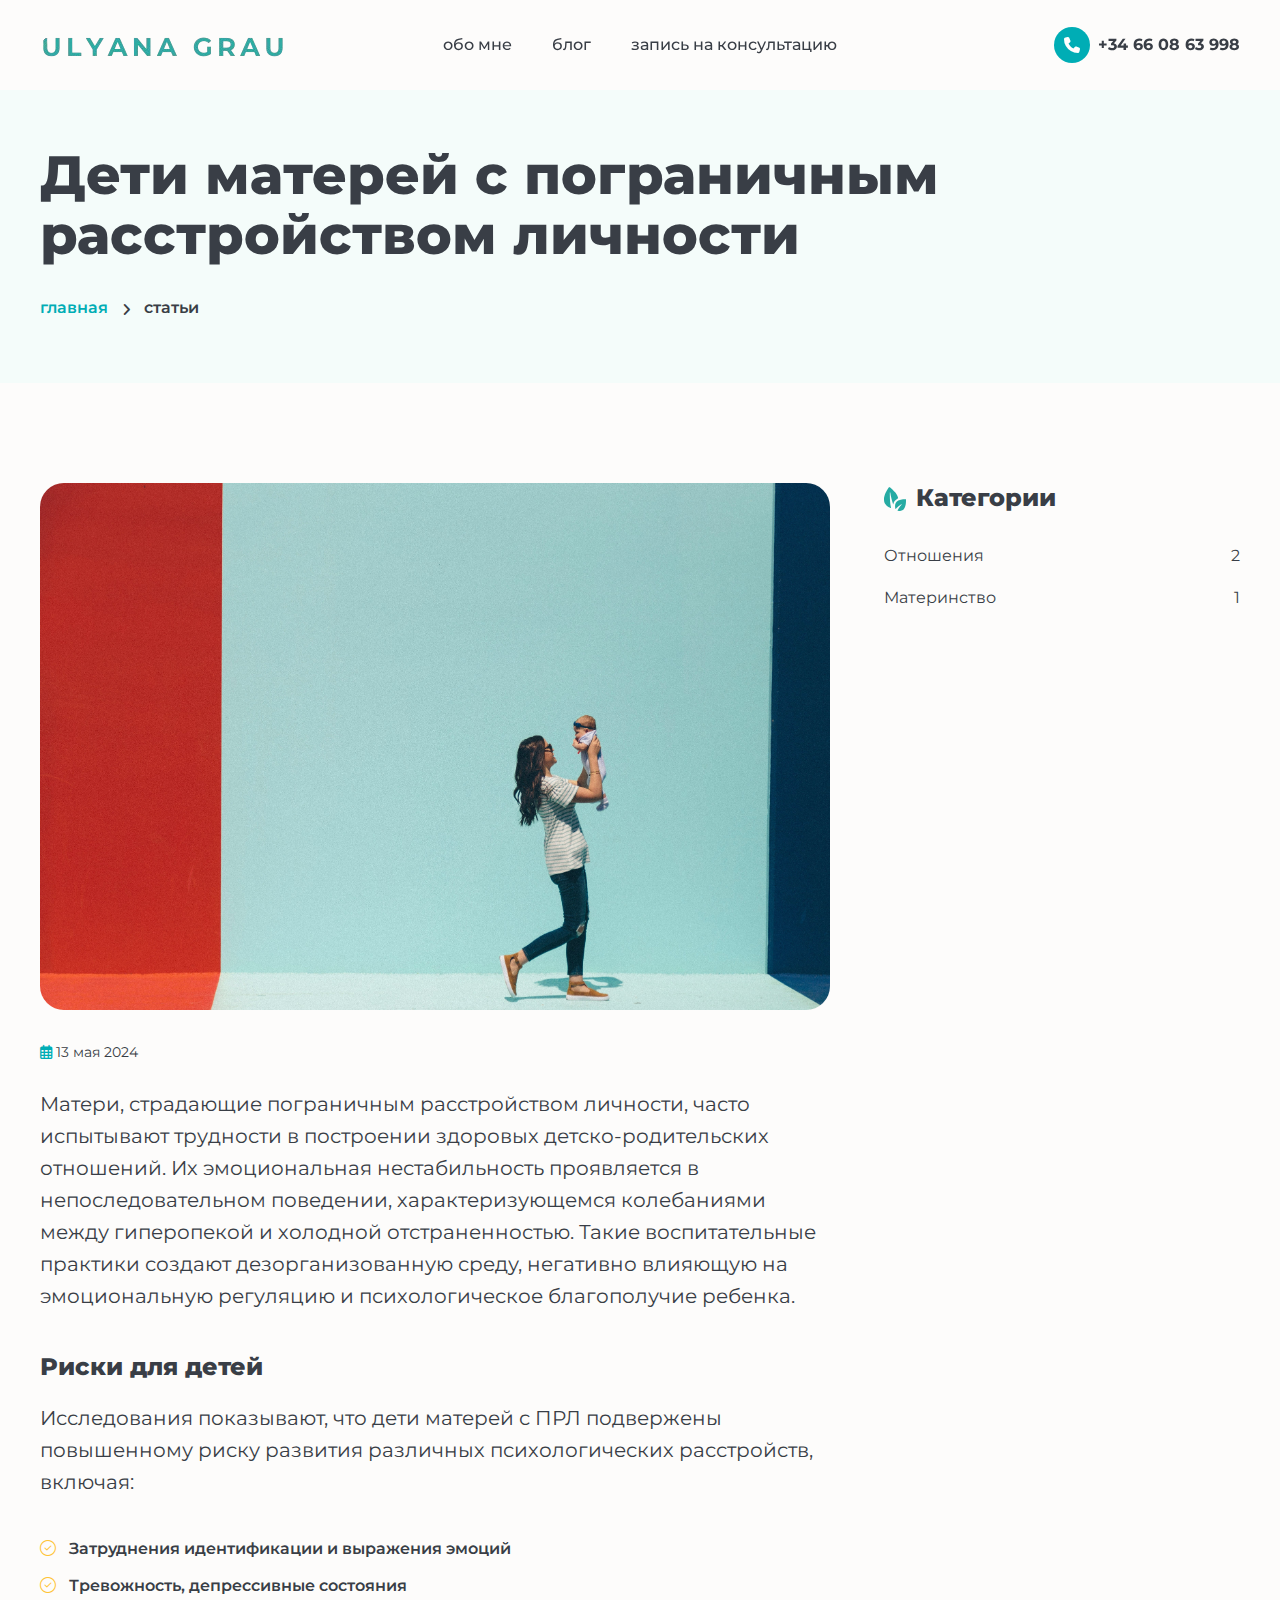
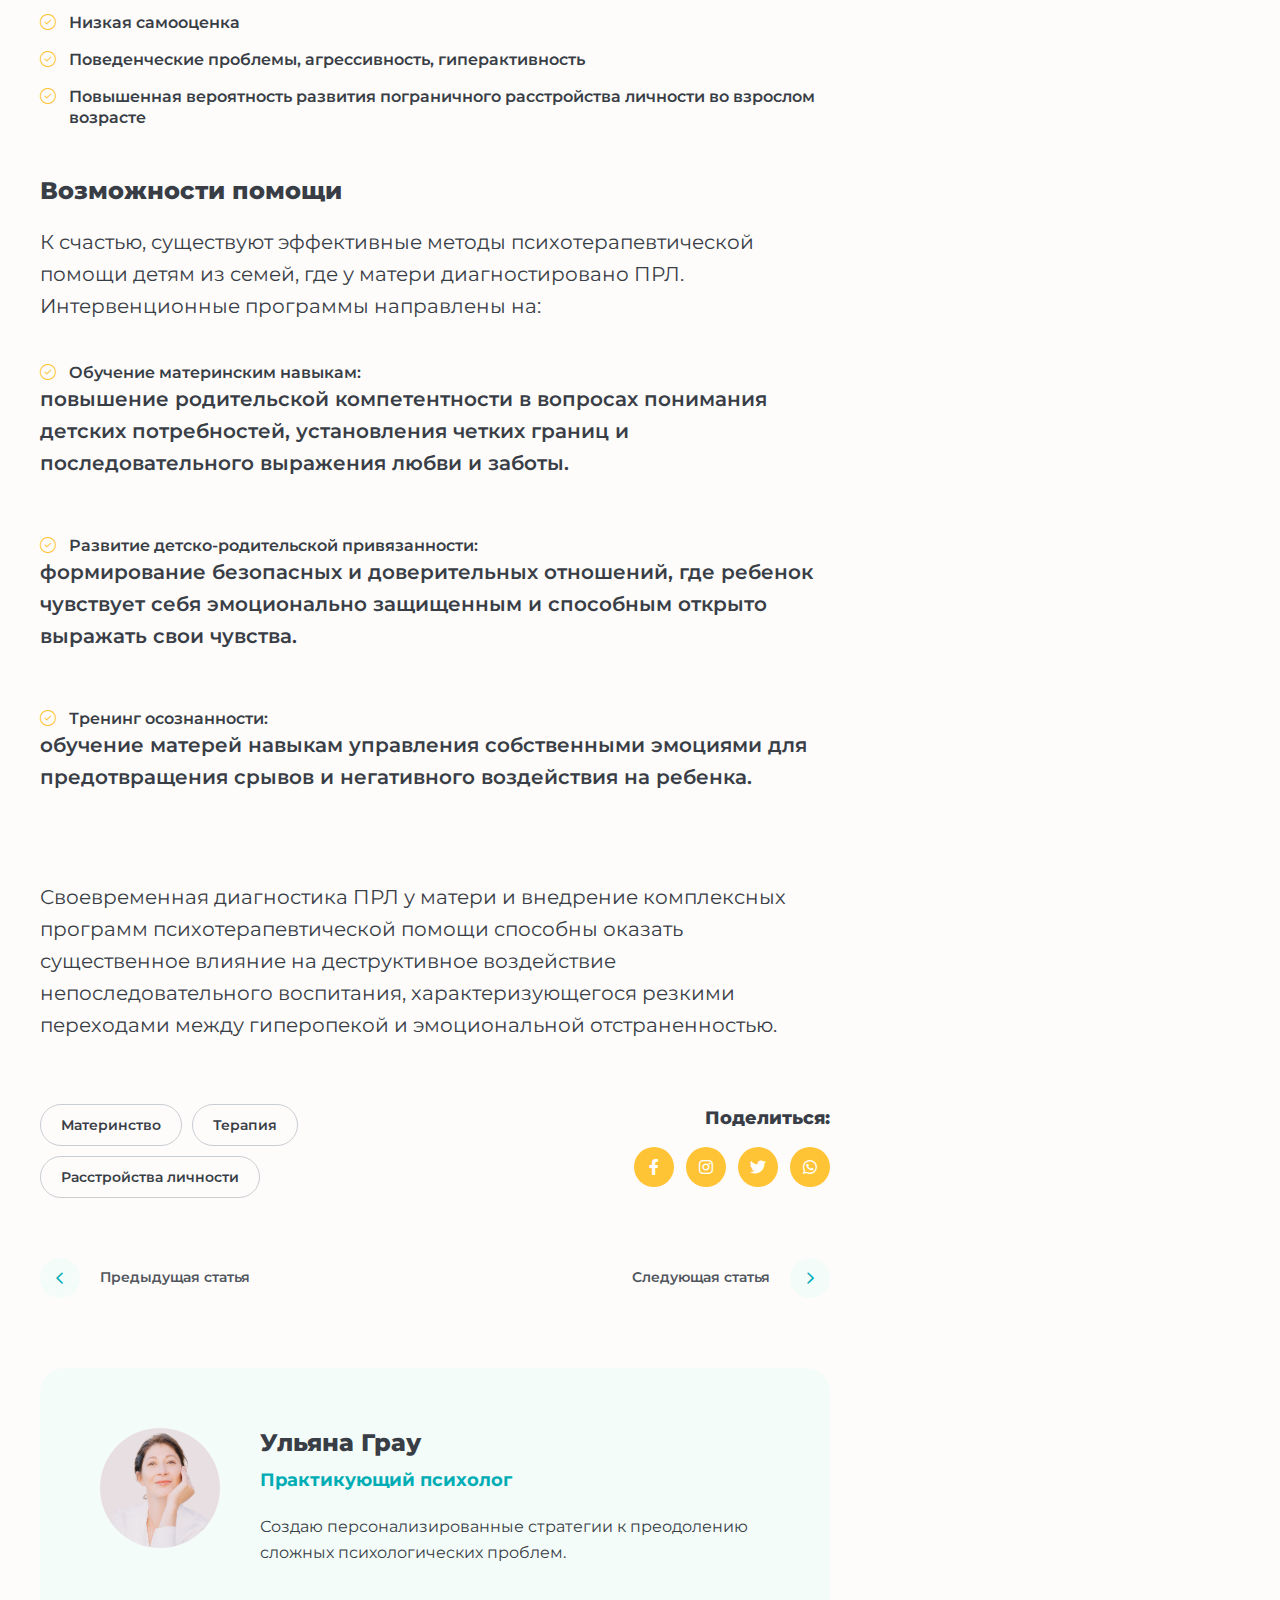
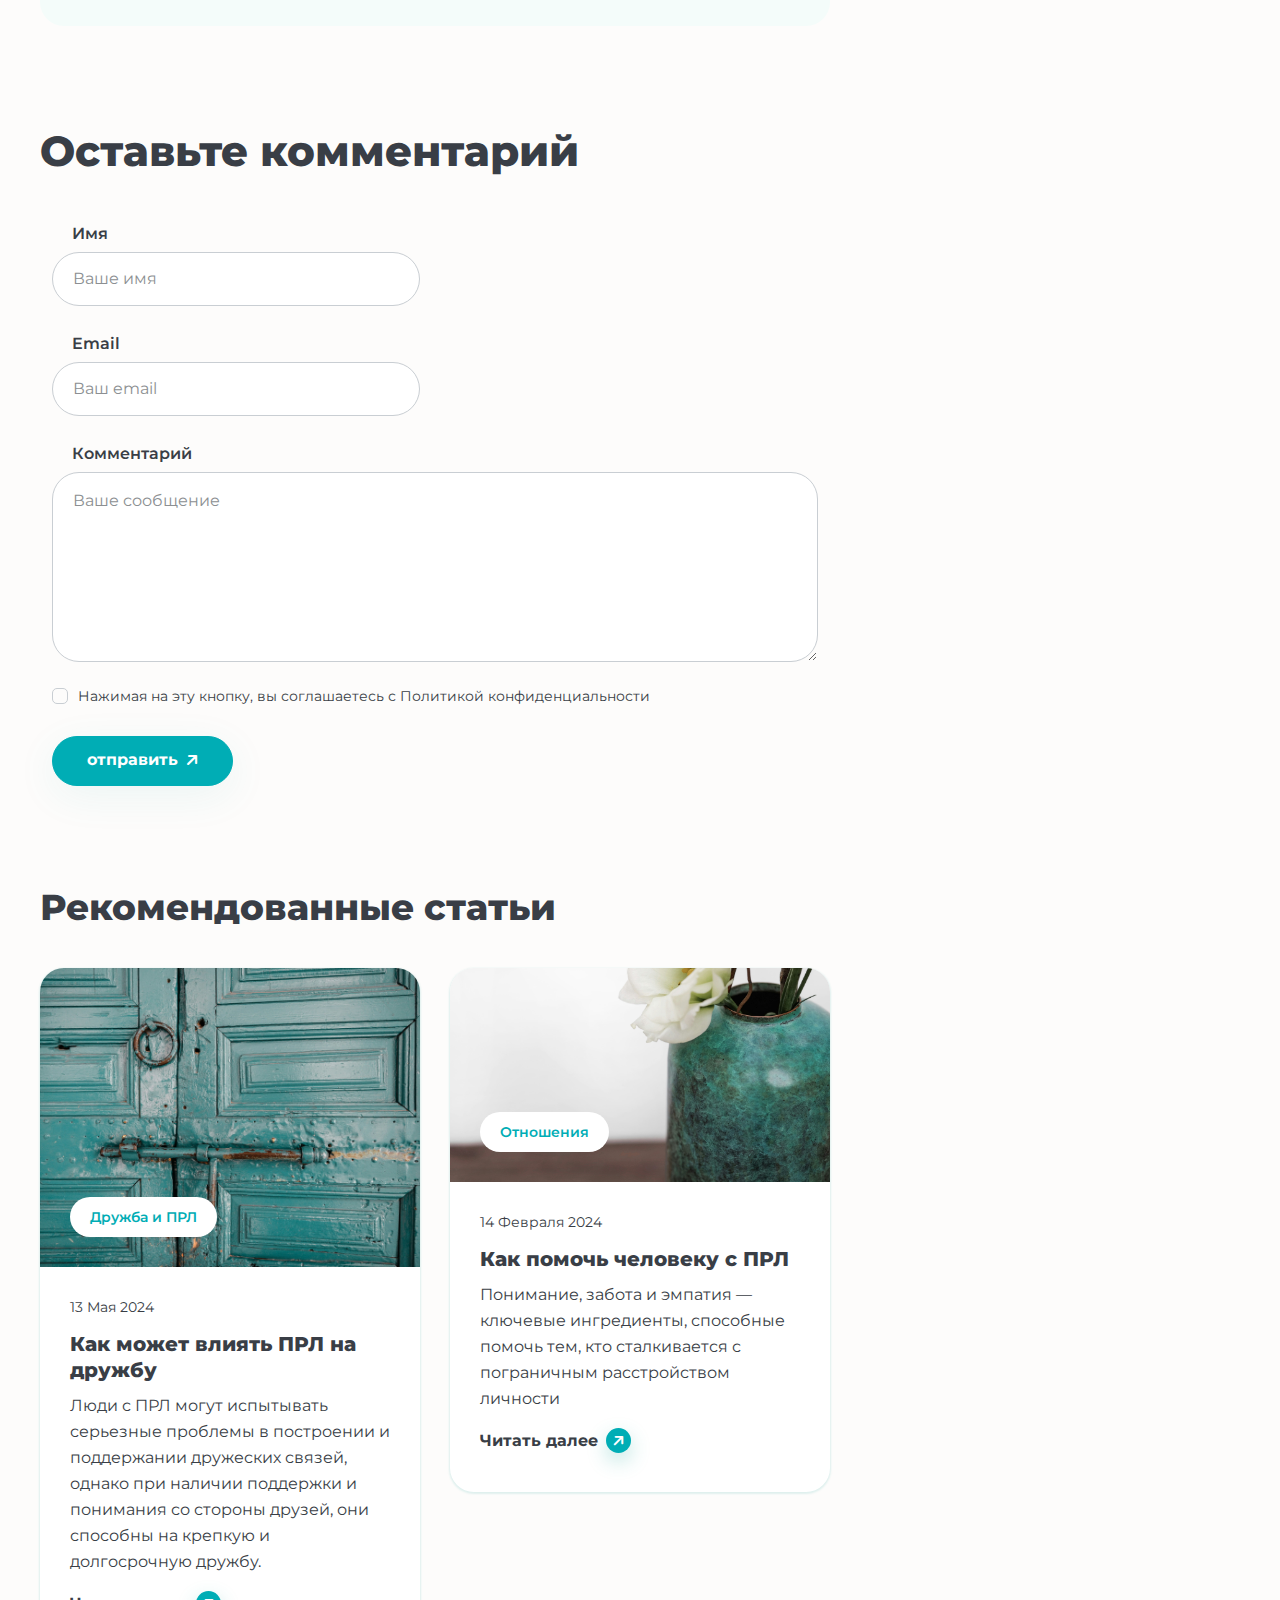
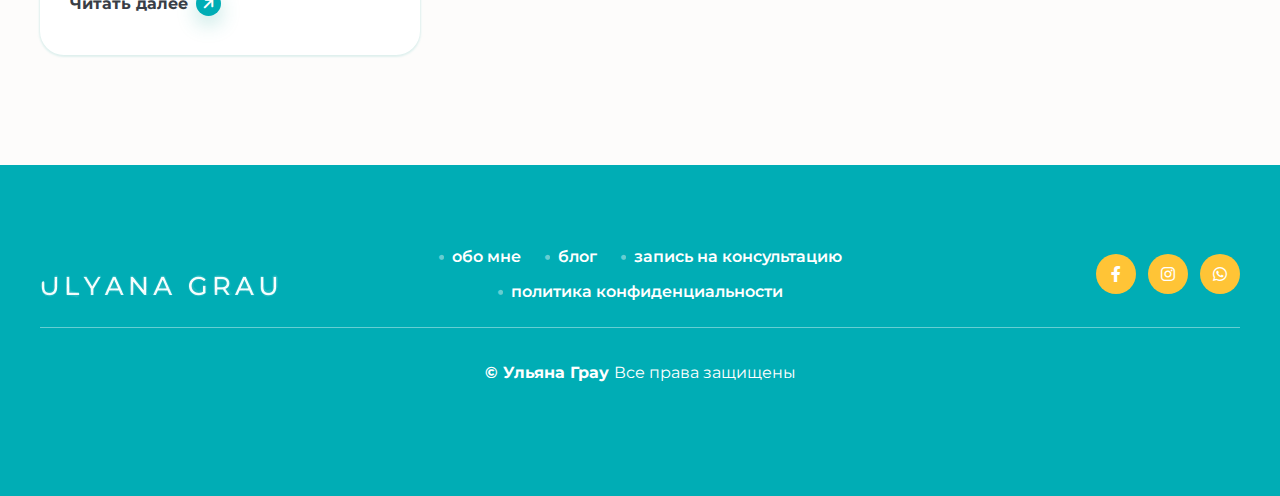
<file: blog-2.html>
<!doctype html>
<html lang="en">

<head>

  <meta charset="utf-8">
  <meta name="viewport" content="width=device-width, initial-scale=1, shrink-to-fit=no">
  <meta http-equiv="x-ua-compatible" content="ie=edge">

  <title>Статьи</title>
  <link rel="shortcut icon" href="assets/images/site_logo/u-solid.svg">

  <!-- Fraimwork - CSS Include -->
  <link rel="stylesheet" type="text/css" href="assets/css/bootstrap.min.css">

  <!-- Icon Font - CSS Include -->
  <link rel="stylesheet" type="text/css" href="assets/css/fontawesome.min.css">

  <!-- Animation - CSS Include -->
  <link rel="stylesheet" type="text/css" href="assets/css/animate.min.css">

  <!-- Cursor - CSS Include -->
  <link rel="stylesheet" type="text/css" href="assets/css/cursor.min.css">

  <!-- Carousel - CSS Include -->
  <link rel="stylesheet" type="text/css" href="assets/css/slick.min.css">
  <link rel="stylesheet" type="text/css" href="assets/css/slick-theme.min.css">

  <!-- Video & Image Popup - CSS Include -->
  <link rel="stylesheet" type="text/css" href="assets/css/magnific-popup.min.css">

  <!-- Counter - CSS Include -->
  <link rel="stylesheet" type="text/css" href="assets/css/odometer.min.css">

  <!-- Custom - CSS Include -->
  <link rel="stylesheet" type="text/css" href="assets/css/style.css">

</head>


<body>

<!-- Body Wrap - Start -->
<div class="page_wrapper">

  <!-- Back To Top - Start -->
  <div class="backtotop">
    <a href="#" class="scroll">
      <i class="fa-solid fa-arrow-up"></i>
    </a>
  </div>
  <!-- Back To Top - End -->

  <!-- Site Header - Start
  ================================================== -->
  <header class="site_header">
    <div class="container">
      <div class="row align-items-center">
        <div class="col-lg-3 col-5">
          <div class="site_logo">
            <a class="site_link" href="index.html">
              <img src="assets/images/site_logo/site_logo_primary-u.png" alt="Site Logo">
            </a>
          </div>
        </div>
        <div class="col-lg-6 col-2">
          <nav class="main_menu navbar navbar-expand-lg">
            <div class="main_menu_inner collapse navbar-collapse justify-content-center" id="main_menu_dropdown">
              <ul class="main_menu_list unordered_list">

                <li>
                  <a class="nav-link" href="about.html">обо мне</a>
                </li>

                <li >
                  <a class="nav-link" href="blog.html">блог</a>
                </li>

                <li>
                  <a class="nav-link" href="contact.html">
                    запись на консультацию
                  </a>
                </li>
              </ul>
            </div>
          </nav>
        </div>
        <div class="col-lg-3 col-5">
          <ul class="header_btns_group unordered_list justify-content-end">
            <li>
              <button class="mobile_menu_btn" type="button" data-bs-toggle="collapse" data-bs-target="#main_menu_dropdown" aria-expanded="false" aria-label="Toggle navigation">
                <i class="far fa-bars"></i>
              </button>
            </li>
            <li>
              <a class="btn_hotline" href="tel:+34 66 08 63 998">
                    <span class="btn_icon">
                      <i class="fa-solid fa-phone"></i>
                    </span>
                <span class="btn_text">+34 66 08 63 998</span>
              </a>
            </li>
          </ul>
        </div>
      </div>
    </div>
  </header>
  <!-- Site Header - End
  ================================================== -->

  <!-- Main Body - Start
  ================================================== -->
  <main class="page_content">

    <!-- Page Banner - Start
    ================================================== -->
    <section class="page_banner decoration_wrapper">
      <div class="container">
        <h1 class="page_title">Дети матерей с пограничным расстройством личности</h1>
        <ul class="breadcrumb_nav unordered_list justify-content-center justify-content-lg-start">
          <li><a href="index.html">главная</a></li>
          <li>статьи</li>
        </ul>
      </div>
    </section>
    <!-- Page Banner - End
    ================================================== -->

    <!-- Blog Details Section - Start
    ================================================== -->
    <section class="blog_details_section section_space_lg pb-0">
      <div class="container">
        <div class="row">
          <div class="col-lg-8">
            <div class="details_image">
              <img src="assets/images/blogs/dakota-corbin-PmNjS6b3XP4-unsplash.jpg" alt="Дружба и ПРЛ">
            </div>
            <div class="details_content">
              <ul class="post_meta unordered_list mb-4">
                <li><i class="fa-regular fa-calendar-days"></i> 13 мая 2024</li>
              </ul>
              <p>
                Матери, страдающие пограничным расстройством личности, часто испытывают трудности в построении здоровых детско-родительских отношений. Их эмоциональная нестабильность проявляется в непоследовательном поведении, характеризующемся колебаниями между гиперопекой и холодной отстраненностью. Такие воспитательные практики создают дезорганизованную среду, негативно влияющую на эмоциональную регуляцию и психологическое благополучие ребенка.                <br>
              </p>
              <!--
              <blockquote>
                  <div class="quote_icon">
                      <img src="assets/images/icons/icon_quote.svg" alt="ProMotors - Icon Quote">
                  </div>
                  <div class="quote_content">
                      <span class="d-block">
                          Понимание, забота и эмпатия — ключевые ингредиенты, способные помочь тем, кто сталкивается с пограничным расстройством личности.
                      </span>
                      <cite title="Марша М. Ли́нехан">Марша М. Ли́нехан</cite>
                  </div>
              </blockquote>
              -->


              <h3 class="details_info_title">Риски для детей</h3>
              <p>
                Исследования показывают, что дети матерей с ПРЛ подвержены повышенному риску развития различных психологических расстройств, включая:

              <ul class="info_list unordered_list_block mb-5">
                <li>
                     <span class="info_icon">
                       <i class="fa-light fa-circle-check"></i>
                     </span>
                  <span class="info_text">Затруднения идентификации и выражения эмоций</span>
                </li>
                <li>
                     <span class="info_icon">
                       <i class="fa-light fa-circle-check"></i>
                     </span>
                  <span class="info_text">Тревожность, депрессивные состояния  </span>
                </li>
                <li>
                     <span class="info_icon">
                       <i class="fa-light fa-circle-check"></i>
                     </span>
                  <span class="info_text">Низкая самооценка</span>
                </li>
              <li>
                     <span class="info_icon">
                       <i class="fa-light fa-circle-check"></i>
                     </span>
                <span class="info_text">Поведенческие проблемы, агрессивность, гиперактивность</span>
              </li><li>
                     <span class="info_icon">
                       <i class="fa-light fa-circle-check"></i>
                     </span>
              <span class="info_text">Повышенная вероятность развития пограничного расстройства личности во взрослом возрасте</span>
            </li>
              </ul>

              <h3 class="details_info_title"> Возможности помощи <br></h3>
              <p>
                К счастью, существуют эффективные методы психотерапевтической помощи детям из семей, где у матери диагностировано ПРЛ. Интервенционные программы направлены на:
               <ul class="info_list unordered_list_block mb-5">
               <li>
                     <span class="info_icon">
                       <i class="fa-light fa-circle-check"></i>
                     </span>
                 <span class="info_text">Обучение материнским навыкам:</span>
                 <p> повышение родительской компетентности в вопросах понимания детских потребностей, установления четких границ и последовательного выражения любви и заботы. </p>
               </li>
               <li>
                     <span class="info_icon">
                       <i class="fa-light fa-circle-check"></i>
                     </span>
                 <span class="info_text">Развитие детско-родительской привязанности:</span>
                 <p> формирование безопасных и доверительных отношений, где ребенок чувствует себя эмоционально защищенным и способным открыто выражать свои чувства.</p>
               </li>

               <li>
                     <span class="info_icon">
                       <i class="fa-light fa-circle-check"></i>
                     </span>
                 <span class="info_text">Тренинг осознанности:</span>
                 <p> обучение матерей навыкам управления собственными эмоциями для предотвращения срывов и негативного воздействия на ребенка.</p>
               </li>
             </ul>

<!--
             <ul class="info_list unordered_list_block mb-5">
               <li>
                     <span class="info_icon">
                       <i class="fa-light fa-circle-check"></i>
                     </span>
                 <span class="info_text">Find solutions instead of complaining</span>
               </li>
               <li>
                     <span class="info_icon">
                       <i class="fa-light fa-circle-check"></i>
                     </span>
                 <span class="info_text">Practice letting go</span>
               </li>
               <li>
                     <span class="info_icon">
                       <i class="fa-light fa-circle-check"></i>
                     </span>
                 <span class="info_text">Let beauty in</span>
               </li>
             </ul>
-->


              <p>

              </p>
              <p>
                Своевременная диагностика ПРЛ у матери и внедрение комплексных программ психотерапевтической помощи способны оказать существенное влияние на деструктивное воздействие непоследовательного воспитания, характеризующегося резкими переходами между гиперопекой и эмоциональной отстраненностью.
              </p>



              <div class="post_tagsandshare">
                <div class="row">
                  <div class="col-md-6">
                    <!--<h4 class="wrap_title">Releted Tags</h4>-->
                    <ul class="post_tags unordered_list">
                      <li><a href="#!">Материнство</a></li>
                      <li><a href="#!">Терапия</a></li>
                      <li><a href="#!">Расстройства личности</a></li>
                    </ul>
                  </div>
                  <div class="col-md-6">
                    <h4 class="wrap_title text-md-end"> Поделиться:</h4>
                    <ul class="social_links unordered_list justify-content-md-end">
                      <li><a href="#!"><i class="fa-brands fa-facebook-f"></i></a></li>
                      <li><a href="#!"><i class="fa-brands fa-instagram"></i></a></li>
                      <li><a href="#!"><i class="fa-brands fa-twitter"></i></a></li>
                      <li><a href="#!"><i class="fa-brands fa-whatsapp"></i></a></li>
                    </ul>
                  </div>
                </div>
              </div>
              <div class="prev_next_post_nav">
                <a href="#!">
                     <span class="item_icon">
                       <i class="fa-regular fa-angle-left"></i>
                     </span>
                  <span class="item_content">
                       <b>Предыдущая статья</b>
                    <!--
                    <strong>Как бордерлайнеру помочь себе в трудные моменты: стратегии самопомощи </strong>
                      </span>
                         -->
                 </span>
                </a>
                <a href="#!">
                     <span class="item_icon">
                       <i class="fa-regular fa-angle-right"></i>
                     </span>
                  <span class="item_content">
                       <b>Следующая статья</b>
                    <!--
                    <strong>Проблемы с постановкой диагноза ПРЛ</strong>
                    -->
                </span>
                </a>
              </div>
            </div>

            <div class="blog_post_author">
              <div class="author_image">
                <img src="assets/images/hero/hero.jpg" alt="Ульяна Грау - Практикующий психолог">
              </div>
              <div class="author_content">
                <h4 class="author_name">Ульяна Грау</h4>
                <span class="author_designation">Практикующий психолог</span>
                <p class="mb-0">
                  Создаю персонализированные стратегии к преодолению сложных психологических проблем.
                </p>
              </div>
            </div>
            <!--
                     <div class="comment_area section_space_lg pb-0">
                       <h3 class="comment_area_title">Comments (3)</h3>
                       <ul class="comment_list_wrap unordered_list_block">
                         <li>
                           <div class="comment_item">
                             <div class="author_box">
                               <div class="author_box_image">
                                 <img src="assets/images/meta/author_image_1.png" alt="Reviewer Image - Talking Minds - Psychotherapist Site Template">
                               </div>
                               <div class="author_box_content">
                                 <h3 class="author_box_name">Kerry Banks</h3>
                                 <span class="comment_post_date">6 days ago</span>
                               </div>
                             </div>
                             <p class="mb-md-0">
                               Nam eget dui. Etiam rhoncus. Maecenas tempus, tellus eget condimentum rhoncus, sem quam semper libero, sit amet adipiscing sem neque sed ipsum. Nam quam nunc, blandit vel, luctus pulvinar, hendrerit id, lorem. Nam eget dui. Etiam rhoncus.
                             </p>
                             <a class="btn_reply" href="#!">
                                   <span class="btn_icon">
                                     <i class="fa-solid fa-reply"></i>
                                   </span>
                               <span class="btn_text">Reply</span>
                             </a>
                           </div>
                           <ul class="comment_list_wrap unordered_list_block">
                             <li>
                               <div class="comment_item">
                                 <div class="author_box">
                                   <div class="author_box_image">
                                     <img src="assets/images/meta/author_image_3-min.png" alt="Reviewer Image - Talking Minds - Psychotherapist Site Template">
                                   </div>
                                   <div class="author_box_content">
                                     <h3 class="author_box_name">Dr. Merry Rose</h3>
                                     <span class="comment_post_date">6 days ago</span>
                                   </div>
                                 </div>
                                 <p class="mb-md-0">
                                   Nam eget dui. Etiam rhoncus. Maecenas tempus, tellus eget condimentum rhoncus, sem quam semper libero, sit amet adipiscing sem neque sed ipsum. Nam quam nunc, blandit vel, luctus pulvinar, hendrerit id, lorem. Nam eget dui. Etiam rhoncus.
                                 </p>
                                 <a class="btn_reply" href="#!">
                                       <span class="btn_icon">
                                         <i class="fa-solid fa-reply"></i>
                                       </span>
                                   <span class="btn_text">Reply</span>
                                 </a>
                               </div>
                             </li>
                             <li>
                               <div class="comment_item">
                                 <div class="author_box">
                                   <div class="author_box_image">
                                     <img src="assets/images/meta/author_image_2.png" alt="Reviewer Image - Talking Minds - Psychotherapist Site Template">
                                   </div>
                                   <div class="author_box_content">
                                     <h3 class="author_box_name">John Underwood</h3>
                                     <span class="comment_post_date">6 days ago</span>
                                   </div>
                                 </div>
                                 <p class="mb-md-0">
                                   Nam eget dui. Etiam rhoncus. Maecenas tempus, tellus eget condimentum rhoncus, sem quam semper libero, sit amet adipiscing sem neque sed ipsum. Nam quam nunc, blandit vel, luctus pulvinar, hendrerit id, lorem. Nam eget dui. Etiam rhoncus.
                                 </p>
                                 <a class="btn_reply" href="#!">
                                       <span class="btn_icon">
                                         <i class="fa-solid fa-reply"></i>
                                       </span>
                                   <span class="btn_text">Reply</span>
                                 </a>
                               </div>
                             </li>
                           </ul>
                         </li>
                         <li>
                           <div class="comment_item">
                             <div class="author_box">
                               <div class="author_box_image">
                                 <img src="assets/images/meta/author_image_4.png" alt="Reviewer Image - Talking Minds - Psychotherapist Site Template">
                               </div>
                               <div class="author_box_content">
                                 <h3 class="author_box_name">Dennis White</h3>
                                 <span class="comment_post_date">9 days ago</span>
                               </div>
                             </div>
                             <p class="mb-md-0">
                               Nam eget dui. Etiam rhoncus. Maecenas tempus, tellus eget condimentum rhoncus, sem quam semper libero, sit amet adipiscing sem neque sed ipsum. Nam quam nunc, blandit vel, luctus pulvinar, hendrerit id, lorem. Nam eget dui. Etiam rhoncus.
                             </p>
                             <a class="btn_reply" href="#!">
                                   <span class="btn_icon">
                                     <i class="fa-solid fa-reply"></i>
                                   </span>
                               <span class="btn_text">Reply</span>
                             </a>
                           </div>
                           <ul class="comment_list_wrap unordered_list_block">
                             <li>
                               <div class="comment_item">
                                 <div class="author_box">
                                   <div class="author_box_image">
                                     <img src="assets/images/meta/author_image_3-min.png" alt="Reviewer Image - Talking Minds - Psychotherapist Site Template">
                                   </div>
                                   <div class="author_box_content">
                                     <h3 class="author_box_name">Dr. Merry Rose</h3>
                                     <span class="comment_post_date">6 days ago</span>
                                   </div>
                                 </div>
                                 <p class="mb-md-0">
                                   Nam eget dui. Etiam rhoncus. Maecenas tempus, tellus eget condimentum rhoncus, sem quam semper libero, sit amet adipiscing sem neque sed ipsum. Nam quam nunc, blandit vel, luctus pulvinar, hendrerit id, lorem. Nam eget dui. Etiam rhoncus.
                                 </p>
                                 <a class="btn_reply" href="#!">
                                       <span class="btn_icon">
                                         <i class="fa-solid fa-reply"></i>
                                       </span>
                                   <span class="btn_text">Reply</span>
                                 </a>
                               </div>
                             </li>
                             <li>
                               <div class="comment_item">
                                 <div class="author_box">
                                   <div class="author_box_image">
                                     <img src="assets/images/meta/author_image_2.png" alt="Reviewer Image - Talking Minds - Psychotherapist Site Template">
                                   </div>
                                   <div class="author_box_content">
                                     <h3 class="author_box_name">John Underwood</h3>
                                     <span class="comment_post_date">6 days ago</span>
                                   </div>
                                 </div>
                                 <p class="mb-md-0">
                                   Nam eget dui. Etiam rhoncus. Maecenas tempus, tellus eget condimentum rhoncus, sem quam semper libero, sit amet adipiscing sem neque sed ipsum. Nam quam nunc, blandit vel, luctus pulvinar, hendrerit id, lorem. Nam eget dui. Etiam rhoncus.
                                 </p>
                                 <a class="btn_reply" href="#!">
                                       <span class="btn_icon">
                                         <i class="fa-solid fa-reply"></i>
                                       </span>
                                   <span class="btn_text">Reply</span>
                                 </a>
                               </div>
                             </li>
                           </ul>
                         </li>
                       </ul>
                     </div>
                -->

            <div class="comment_form section_space_lg pb-0">
              <h3 class="comment_area_title">Оставьте комментарий</h3>
              <div class="row">
                <form name="contact" netlify>
                <div class="col-md-6">
                  <div class="form-group">
                    <label for="input_name">Имя</label>
                    <input id="input_name" class="form-control" type="text" name="name" placeholder="Ваше имя">
                  </div>
                </div>
                <div class="col-md-6">
                  <div class="form-group">
                    <label for="input_email">Email</label>
                    <input id="input_email" class="form-control" type="email" name="email" placeholder="Ваш email">
                  </div>
                </div>
                <div class="col-12">
                  <div class="form-group mb-4">
                    <label for="input_comment">Комментарий</label>
                    <textarea id="input_comment" class="form-control" name="comment" placeholder="Ваше сообщение"></textarea>
                  </div>
                  <div class="form-check">
                    <input type="checkbox" id="input_checkbox">
                    <label for="input_checkbox">
                      Нажимая на эту кнопку, вы соглашаетесь с <a href="private-police.html" class="btn_hotline">Политикой конфиденциальности </a>
                    </label>
                  </div>
                  <button type="submit" class="btn btn-primary">
                                 <span class="btn_text" data-text="отправить">
                                   отправить
                                 </span>
                    <span class="btn_icon">
                                   <i class="fa-solid fa-arrow-up-right"></i>
                                 </span>
                  </button>
                </div>
                </form>
              </div>
            </div>
          </div>

          <div class="col-lg-4">
            <aside class="sidebar ps-lg-4">

              <!--
              <div class="form-group">
                  <input id="sidebar_search" class="form-control" type="search" name="search" placeholder="Поиск">
                  <button type="submit" class="input_icon">
                      <i class="fa-regular fa-magnifying-glass"></i>
                  </button>
              </div>
              -->

              <div class="sidebar_widget">
                <h3 class="sidebar_widget_title">
                      <span class="title_icon">
                        <img src="assets/images/site_logo/favourite_icon.svg" alt="Talking Minds - Psychotherapist Site Template">
                      </span>
                  <span class="title_text">Категории</span>
                </h3>
                <ul class="post_category_list unordered_list_block">
                  <li>
                    <a href="#!">
                      <span class="category_name">Отношения</span>
                      <span class="category_counter">2</span>
                    </a>
                  </li>
                  <li>
                    <a href="#!">
                      <span class="category_name">Материнство</span>
                      <span class="category_counter">1</span>
                    </a>
                  </li>
                </ul>
              </div>
            </aside>
          </div>
        </div>
      </div>
    </section>
    <!-- Blog Details Section - End
    ================================================== -->

    <!-- Blog Section - Start
    ================================================== -->
    <section class="blog_section section_space_lg">
      <div class="container">
        <div class="section_heading">
          <h2 class="section_heading_text mb-0">Рекомендованные статьи</h2>
        </div>

        <div class="row">
          <div class="col-lg-4">
            <div class="blog_item">
              <div class="blog_image">
                <a class="blog_image_wrap" href="blog-1.html">
                  <img src="assets/images/blogs/martin-adams-XtMICJ6MMJk-unsplash.jpg" alt="Как может влиять ПРЛ на дружбу">
                </a>
              </div>
              <div class="blog_content">
                <ul class="post_category unordered_list">
                  <li><a href="#!">Дружба и ПРЛ</a></li>
                </ul>
                <ul class="post_meta unordered_list">
                  <li>13 Мая 2024</li>
                </ul>
                <h3 class="item_title">
                  <a href="blog-1.html">
                    Как может влиять ПРЛ на дружбу
                  </a>
                </h3>
                <p>
                  Люди с ПРЛ могут испытывать серьезные проблемы в построении и поддержании дружеских связей, однако при наличии поддержки и понимания со стороны друзей, они способны на крепкую и долгосрочную дружбу.                                </p>
                <a class="btn-link" href="blog-1.html">
                  <span class="btn_text">Читать далее</span>
                  <span class="btn_icon"><i class="fa-solid fa-arrow-up-right"></i></span>
                </a>
              </div>
            </div>
          </div>
          <div class="col-lg-4">
            <div class="blog_item">
              <div class="blog_image">
                <a class="blog_image_wrap" href="blog_details.html">
                  <img src="assets/images/blogs/oriento-NO4e9-oru8Q-unsplash.jpg" alt="Как помочь человеку с ПРЛ">
                </a>
              </div>
              <div class="blog_content">
                <ul class="post_category unordered_list">
                  <li><a href="#!">Отношения</a></li>
                </ul>
                <ul class="post_meta unordered_list">
                  <li>14 Февраля 2024</li>
                </ul>
                <h3 class="item_title">
                  <a href="blog_details.html">
                    Как помочь человеку с ПРЛ                  </a>
                </h3>
                <p>
                  Понимание, забота и эмпатия — ключевые ингредиенты, способные помочь тем, кто сталкивается с пограничным расстройством личности
                </p>
                <a class="btn-link" href="blog_details.html">
                  <span class="btn_text">Читать далее</span>
                  <span class="btn_icon"><i class="fa-solid fa-arrow-up-right"></i></span>
                </a>
              </div>
            </div>
          </div>
          <!--
         <div class="col-lg-4">
             <div class="blog_item">
                 <div class="blog_image">
                     <a class="blog_image_wrap" href="blog_details.html">
                         <img src="assets/images/blogs/blog_image_11-min.jpg" alt="Talking Minds - Actions, types and tips for finding group therapy">
                     </a>
                 </div>
                 <div class="blog_content">
                     <ul class="post_category unordered_list">
                         <li><a href="#!">Family Problem</a></li>
                     </ul>
                     <ul class="post_meta unordered_list">
                         <li>26 July 2023</li>
                         <li><a href="#!">120 Views</a></li>
                         <li><a href="#!">No Comments</a></li>
                     </ul>
                     <h3 class="item_title">
                         <a href="blog_details.html">
                             Section 1.10.33 of "de Finibus Bonorum et Malorum"
                         </a>
                     </h3>
                     <p>
                         Lorem Ipsum is simply dummy text of the printing and typesetting industry. Sunt in similique  culpa qui officia deserunt.
                     </p>
                     <a class="btn-link" href="blog_details.html">
                         <span class="btn_text">Read More</span>
                         <span class="btn_icon"><i class="fa-solid fa-arrow-up-right"></i></span>
                     </a>
                 </div>
             </div>
         </div>
         -->
        </div>
      </div>
    </section>

    <!-- Blog Section - End
    ================================================== -->

  </main>
  <!-- Main Body - End
  ================================================== -->

  <!-- Site Footer - Start
         ================================================== -->
  <footer class="site_footer bg_primary">
    <div class="container">
      <div class="site_footer_content">
        <div class="row align-items-center">
          <div class="col-lg-3">
            <div class="site_logo">
              <a class="site_link" href="index.html">
                <img src="assets/images/site_logo/footer.png" alt="Site Logo">
              </a>
            </div>
          </div>
          <div class="col-lg-6">
            <ul class="info_list unordered_list justify-content-center">
              <li>
                <a href="about.html">
                      <span class="info_icon">
                        <i class="fa-solid fa-circle"></i>
                      </span>
                  <span class="info_text">обо мне</span>
                </a>
              </li>

              <li>
                <a href="blog.html">
                      <span class="info_icon">
                        <i class="fa-solid fa-circle"></i>
                      </span>
                  <span class="info_text">блог</span>
                </a>
              </li>
              <li>
                <a href="contact.html">
                      <span class="info_icon">
                        <i class="fa-solid fa-circle"></i>
                      </span>
                  <span class="info_text">запись на консультацию</span>
                </a>
              </li>

              <li class="mb-4">
                <a href="private-police.html">
                      <span class="info_icon">
                        <i class="fa-solid fa-circle"></i>
                      </span>
                  <span class="info_text">политика конфиденциальности</span>
                </a>
              </li>

            </ul>
          </div>
          <div class="col-lg-3">
            <ul class="social_links unordered_list justify-content-center justify-content-lg-end mb-3">
              <li><a class="btn_hotline" href="#!"><i class="fa-brands fa-facebook-f"></i></a></li>
              <li><a class="btn_hotline" href="https://www.instagram.com/ulyana_grau/"><i class="fa-brands fa-instagram"></i></a></li>
              <!-- <li><a class="btn_hotline" href="#!"><i class="fa-brands fa-twitter"></i></a></li> -->
              <li><a class="btn_hotline" href="https://wa.me/34665479798"><i class="fa-brands fa-whatsapp"></i></a></li>
            </ul>
          </div>
        </div>

        <div class="copyright_widget text-center">
          <p class="copyright_text m-0"><b>© Ульяна Грау </b> Все права защищены</p>
        </div>
      </div>
    </div>
  </footer>
  <!-- Site Footer - End
  ================================================== -->

</div>
<!-- Body Wrap - End -->

<!-- Fraimwork - Jquery Include -->
<script src="assets/js/jquery.min.js"></script>
<script src="assets/js/popper.min.js"></script>
<script src="assets/js/bootstrap.min.js"></script>
<script src="assets/js/bootstrap-dropdown-ml-hack.min.js"></script>

<!-- animation - jquery include -->
<script src="assets/js/cursor.min.js"></script>

<!-- Carousel - Jquery Include -->
<script src="assets/js/slick.min.js"></script>

<!-- Video & Image Popup - Jquery Include -->
<script src="assets/js/magnific-popup.min.js"></script>

<!-- Counter - Jquery Include -->
<script src="assets/js/appear.min.js"></script>
<script src="assets/js/odometer.min.js"></script>

<!-- Custom - Jquery Include -->
<script src="assets/js/main.js"></script>

</body>
</html>
</file>
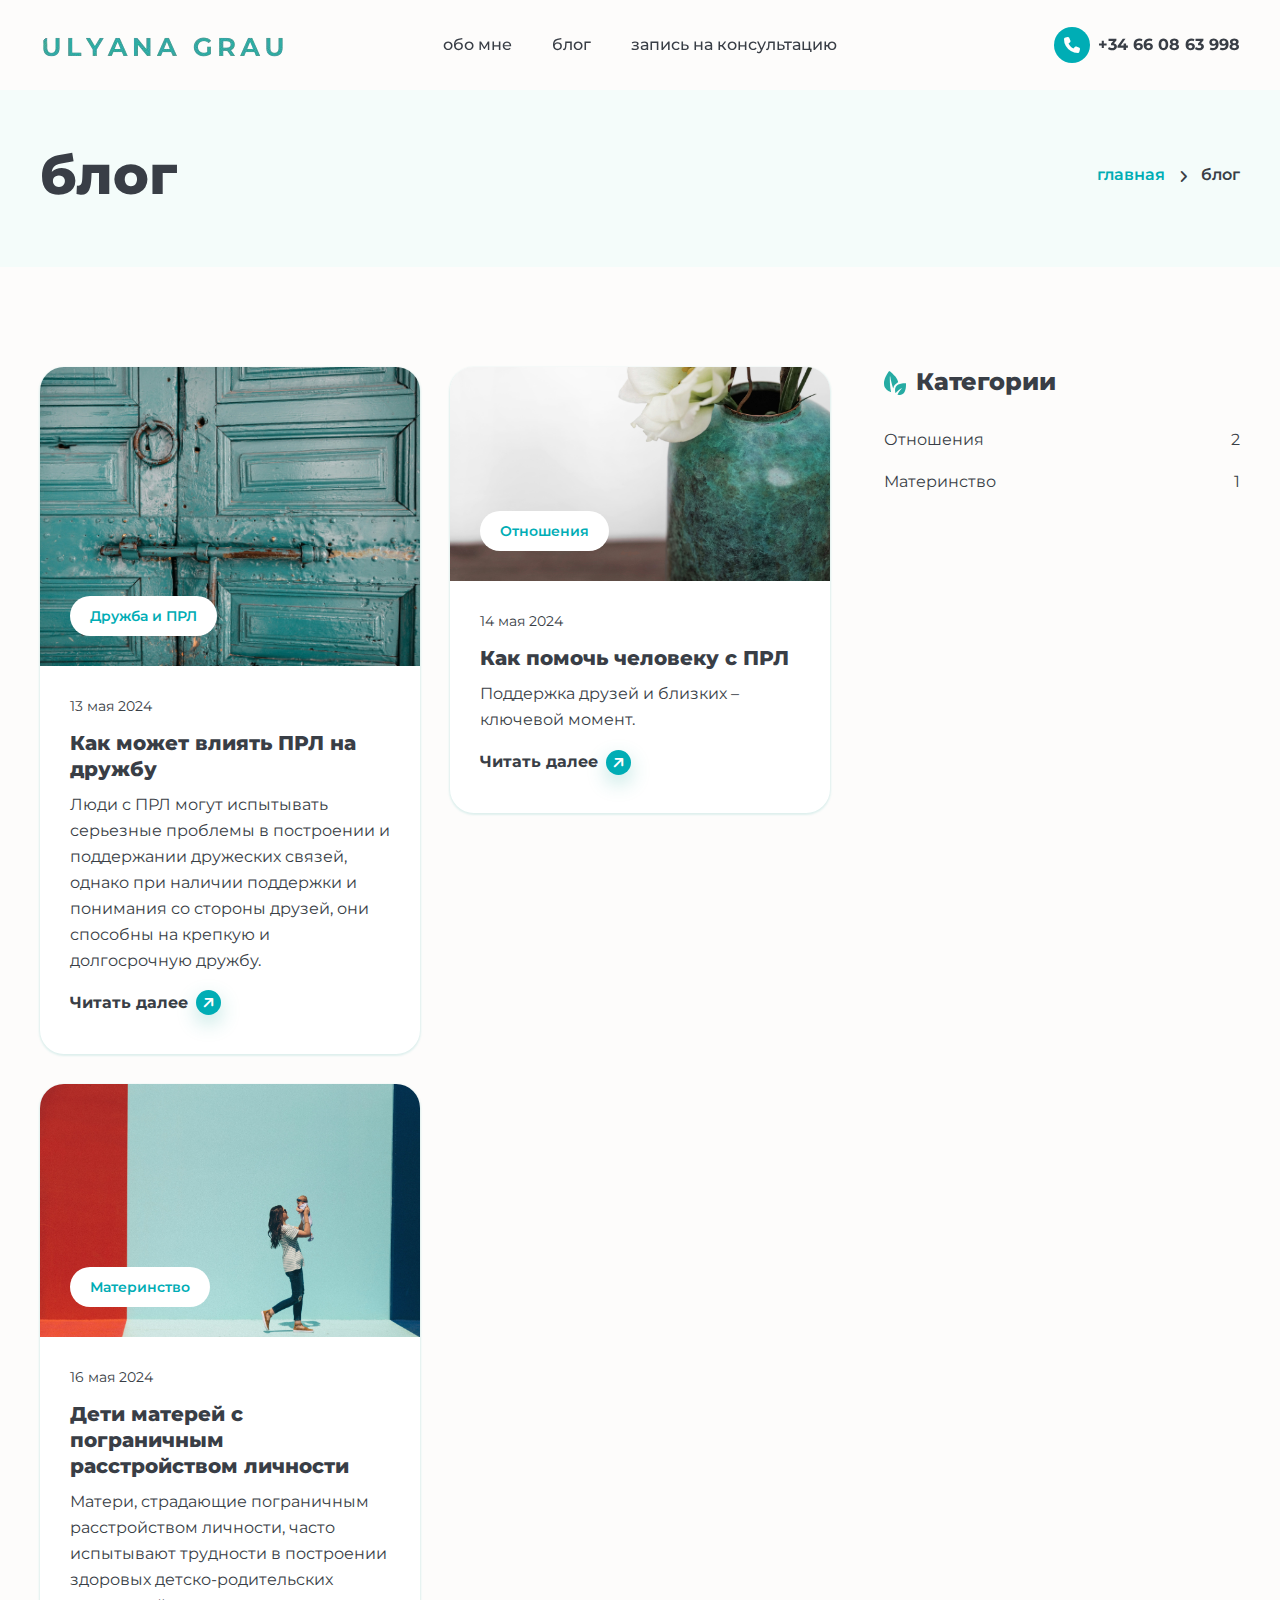
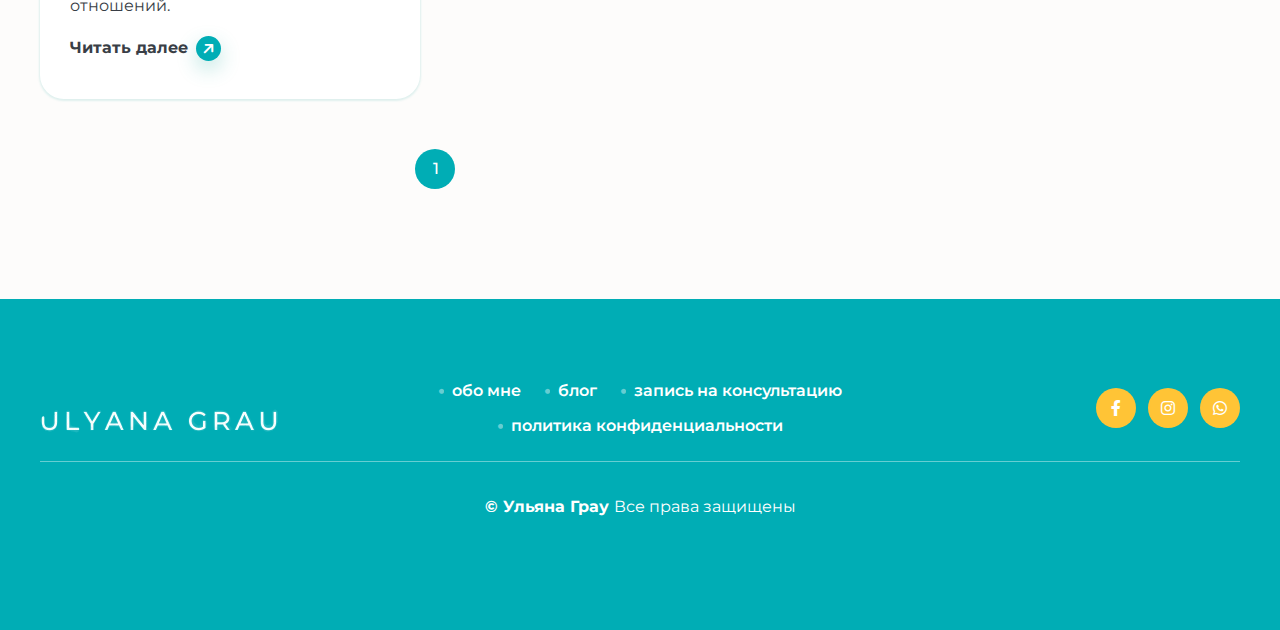
<file: blog.html>
<!doctype html>
<html lang="en">

<head>

  <meta charset="utf-8">
  <meta name="viewport" content="width=device-width, initial-scale=1, shrink-to-fit=no">
  <meta http-equiv="x-ua-compatible" content="ie=edge">

  <title>Блог</title>
  <link rel="shortcut icon" href="assets/images/site_logo/u-solid.svg">

  <!-- Fraimwork - CSS Include -->
  <link rel="stylesheet" type="text/css" href="assets/css/bootstrap.min.css">

  <!-- Icon Font - CSS Include -->
  <link rel="stylesheet" type="text/css" href="assets/css/fontawesome.min.css">

  <!-- Animation - CSS Include -->
  <link rel="stylesheet" type="text/css" href="assets/css/animate.min.css">

  <!-- Cursor - CSS Include -->
  <link rel="stylesheet" type="text/css" href="assets/css/cursor.min.css">

  <!-- Carousel - CSS Include -->
  <link rel="stylesheet" type="text/css" href="assets/css/slick.min.css">
  <link rel="stylesheet" type="text/css" href="assets/css/slick-theme.min.css">

  <!-- Video & Image Popup - CSS Include -->
  <link rel="stylesheet" type="text/css" href="assets/css/magnific-popup.min.css">

  <!-- Counter - CSS Include -->
  <link rel="stylesheet" type="text/css" href="assets/css/odometer.min.css">

  <!-- Custom - CSS Include -->
  <link rel="stylesheet" type="text/css" href="assets/css/style.css">

</head>


<body>

<!-- Body Wrap - Start -->
<div class="page_wrapper">

  <!-- Back To Top - Start -->
  <div class="backtotop">
    <a href="#" class="scroll">
      <i class="fa-solid fa-arrow-up"></i>
    </a>
  </div>
  <!-- Back To Top - End -->

  <!-- Site Header - Start
        ================================================== -->
  <header class="site_header">
    <div class="container">
      <div class="row align-items-center">
        <div class="col-lg-3 col-5">
          <div class="site_logo">
            <a class="site_link" href="index.html">
              <img src="assets/images/site_logo/site_logo_primary-u.png" alt="Site Logo">
            </a>
          </div>
        </div>
        <div class="col-lg-6 col-2">
          <nav class="main_menu navbar navbar-expand-lg">
            <div class="main_menu_inner collapse navbar-collapse justify-content-center" id="main_menu_dropdown">
              <ul class="main_menu_list unordered_list">

                <li>
                  <a class="nav-link" href="about.html">обо мне</a>
                </li>

                <li >
                  <a class="nav-link" href="blog.html">блог</a>
                </li>

                <li>
                  <a class="nav-link" href="contact.html">
                    запись на консультацию
                  </a>
                </li>
              </ul>
            </div>
          </nav>
        </div>
        <div class="col-lg-3 col-5">
          <ul class="header_btns_group unordered_list justify-content-end">
            <li>
              <button class="mobile_menu_btn" type="button" data-bs-toggle="collapse" data-bs-target="#main_menu_dropdown" aria-expanded="false" aria-label="Toggle navigation">
                <i class="far fa-bars"></i>
              </button>
            </li>
            <li>
              <a class="btn_hotline" href="tel:+34 66 08 63 998">
                    <span class="btn_icon">
                      <i class="fa-solid fa-phone"></i>
                    </span>
                <span class="btn_text">+34 66 08 63 998</span>
              </a>
            </li>
          </ul>
        </div>
      </div>
    </div>
  </header>
  <!-- Site Header - End
  ================================================== -->

  <!-- Main Body - Start
  ================================================== -->
  <main class="page_content">

    <!-- Page Banner - Start
    ================================================== -->
    <section class="page_banner decoration_wrapper">
      <div class="container">
        <div class="row align-items-center">
          <div class="col-lg-6">
            <h1 class="page_title mb-0">блог</h1>
          </div>
          <div class="col-lg-6">
            <ul class="breadcrumb_nav unordered_list justify-content-md-end justify-content-center">
              <li><a href="index.html">главная</a></li>
              <li>блог</li>
            </ul>
          </div>
        </div>
      </div>
    </section>
    <!-- Page Banner - End
    ================================================== -->

    <!-- Blog Section - Start
    ================================================== -->
    <section class="blog_section section_space_lg">
      <div class="container">
        <div class="row">
          <div class="col-lg-8">
            <div class="row">
              <div class="col-md-6">
                <div class="blog_item">
                  <div class="blog_image">
                    <a class="blog_image_wrap" href="blog-1.html">
                      <img src="assets/images/blogs/martin-adams-XtMICJ6MMJk-unsplash.jpg" alt="Как может влиять ПРЛ на дружбу">
                    </a>
                  </div>
                  <div class="blog_content">
                    <ul class="post_category unordered_list">
                      <li><a href="#!">Дружба и ПРЛ</a></li>
                    </ul>
                    <ul class="post_meta unordered_list">
                      <li>13 мая 2024</li>
                    </ul>
                    <h3 class="item_title">
                      <a href="blog-1.html">
                        Как может влиять ПРЛ на дружбу
                      </a>
                    </h3>
                    <p>
                      Люди с ПРЛ могут испытывать серьезные проблемы в построении и поддержании дружеских связей, однако при наличии поддержки и понимания со стороны друзей, они способны на крепкую и долгосрочную дружбу.                    </p>
                    <a class="btn-link" href="blog_details.html">
                      <span class="btn_text">Читать далее</span>
                      <span class="btn_icon"><i class="fa-solid fa-arrow-up-right"></i></span>
                    </a>
                  </div>
                </div>
              </div>

              <div class="col-md-6">
                <div class="blog_item">
                  <div class="blog_image">
                    <a class="blog_image_wrap" href="blog_details.html">
                      <img src="assets/images/blogs/oriento-NO4e9-oru8Q-unsplash.jpg" alt="Как помочь человеку с ПРЛ">
                    </a>
                  </div>
                  <div class="blog_content">
                    <ul class="post_category unordered_list">
                      <li><a href="#!">Отношения</a></li>
                    </ul>
                    <ul class="post_meta unordered_list">
                      <li>14 мая 2024</li>
                    </ul>
                    <h3 class="item_title">
                      <a href="blog_details.html">
                        Как помочь человеку с ПРЛ
                      </a>
                    </h3>
                    <p>
                      Поддержка друзей и близких – ключевой момент.
                    </p>
                    <a class="btn-link" href="blog_details.html">
                      <span class="btn_text">Читать далее</span>
                      <span class="btn_icon"><i class="fa-solid fa-arrow-up-right"></i></span>
                    </a>
                  </div>
                </div>
              </div>


              <div class="col-md-6">
                <div class="blog_item">
                  <div class="blog_image">
                    <a class="blog_image_wrap" href="blog-2.html">
                      <img src="assets/images/blogs/dakota-corbin-PmNjS6b3XP4-unsplash.jpg" alt="Дети матерей с пограничным расстройством личности">
                    </a>
                  </div>
                  <div class="blog_content">
                    <ul class="post_category unordered_list">
                      <li><a href="#!">Материнство</a></li>
                    </ul>
                    <ul class="post_meta unordered_list">
                      <li>16 мая 2024</li>
                    </ul>
                    <h3 class="item_title">
                      <a href="blog-2.html">
                        Дети матерей с пограничным расстройством личности
                      </a>
                    </h3>
                    <p>
                      Матери, страдающие пограничным расстройством личности, часто испытывают трудности в построении здоровых детско-родительских отношений.                    </p>
                    <a class="btn-link" href="blog_details.html">
                      <span class="btn_text">Читать далее</span>
                      <span class="btn_icon"><i class="fa-solid fa-arrow-up-right"></i></span>
                    </a>
                  </div>
                </div>
              </div>

              <!--
                            <div class="col-md-6">
                              <div class="blog_item">
                                <div class="blog_image">
                                  <a class="blog_image_wrap" href="blog_details.html">
                                    <img src="assets/images/blogs/blog_image_2-min.jpg" alt="Talking Minds - The pros and cons of group psychotherapy">
                                  </a>
                                </div>
                                <div class="blog_content">
                                  <ul class="post_category unordered_list">
                                    <li><a href="#!">Family Problem</a></li>
                                  </ul>
                                  <ul class="post_meta unordered_list">
                                    <li>26 July 2023</li>
                                    <li><a href="#!">120 Views</a></li>
                                    <li><a href="#!">1 Comments</a></li>
                                  </ul>
                                  <h3 class="item_title">
                                    <a href="blog_details.html">
                                      A guide to maintaining a child's positive mental health
                                    </a>
                                  </h3>
                                  <p>
                                    Lorem Ipsum is simply dummy text of the printing and typesetting industry. Sunt in similique  culpa qui officia deserunt.
                                  </p>
                                  <a class="btn-link" href="blog_details.html">
                                    <span class="btn_text">Read More</span>
                                    <span class="btn_icon"><i class="fa-solid fa-arrow-up-right"></i></span>
                                  </a>
                                </div>
                              </div>
                            </div>
                            <div class="col-md-6">
                              <div class="blog_item">
                                <div class="blog_image">
                                  <a class="blog_image_wrap" href="blog_details.html">
                                    <img src="assets/images/blogs/blog_image_7-min.jpg" alt="Talking Minds - Top seven challenges in counselling children">
                                  </a>
                                </div>
                                <div class="blog_content">
                                  <ul class="post_category unordered_list">
                                    <li><a href="#!">Family Problem</a></li>
                                  </ul>
                                  <ul class="post_meta unordered_list">
                                    <li>26 July 2023</li>
                                    <li><a href="#!">120 Views</a></li>
                                    <li><a href="#!">1 Comments</a></li>
                                  </ul>
                                  <h3 class="item_title">
                                    <a href="blog_details.html">
                                      What is depression and what can I do about it?
                                    </a>
                                  </h3>
                                  <p>
                                    Lorem Ipsum is simply dummy text of the printing and typesetting industry. Sunt in similique  culpa qui officia deserunt.
                                  </p>
                                  <a class="btn-link" href="blog_details.html">
                                    <span class="btn_text">Read More</span>
                                    <span class="btn_icon"><i class="fa-solid fa-arrow-up-right"></i></span>
                                  </a>
                                </div>
                              </div>
                            </div>
                            <div class="col-md-6">
                              <div class="blog_item">
                                <div class="blog_image">
                                  <a class="blog_image_wrap" href="blog_details.html">
                                    <img src="assets/images/blogs/blog_image_8-min.jpg" alt="Talking Minds - Actions, types and tips for finding group therapy">
                                  </a>
                                </div>
                                <div class="blog_content">
                                  <ul class="post_category unordered_list">
                                    <li><a href="#!">Family Problem</a></li>
                                  </ul>
                                  <ul class="post_meta unordered_list">
                                    <li>26 July 2023</li>
                                    <li><a href="#!">120 Views</a></li>
                                    <li><a href="#!">1 Comments</a></li>
                                  </ul>
                                  <h3 class="item_title">
                                    <a href="blog_details.html">
                                      Benefits of learning and practicing meditation
                                    </a>
                                  </h3>
                                  <p>
                                    Lorem Ipsum is simply dummy text of the printing and typesetting industry. Sunt in similique  culpa qui officia deserunt.
                                  </p>
                                  <a class="btn-link" href="blog_details.html">
                                    <span class="btn_text">Read More</span>
                                    <span class="btn_icon"><i class="fa-solid fa-arrow-up-right"></i></span>
                                  </a>
                                </div>
                              </div>
                            </div>
                            -->

            </div>


           <div class="pagination_wrap">
            <ul class="pagination_nav unordered_list justify-content-center">
              <li class="active"><a href="#!">1</a></li>

              <!--
                <li><a href="#!">2</a></li>
                <li><a href="#!">3</a></li>
                <li><a href="#!">...</a></li>
                <li><a href="#!">10</a></li>
                -->

              </ul>
            </div>
          </div>

          <div class="col-lg-4">

            <aside class="sidebar ps-lg-4">
              <!--
              <div class="form-group">
                <input id="sidebar_search" class="form-control" type="search" name="search" placeholder="Search">
                <button type="submit" class="input_icon">
                  <i class="fa-regular fa-magnifying-glass"></i>
                </button>
              </div>
              -->
              <div class="sidebar_widget">
                <h3 class="sidebar_widget_title">
                      <span class="title_icon">
                        <img src="assets/images/site_logo/favourite_icon.svg" alt="Talking Minds - Psychotherapist Site Template">
                      </span>
                  <span class="title_text">Категории</span>
                </h3>
                <ul class="post_category_list unordered_list_block">
                  <li>
                    <a href="#!">
                      <span class="category_name">Отношения</span>
                      <span class="category_counter">2</span>
                    </a>
                  </li>
                  <li>
                    <a href="#!">
                      <span class="category_name">Материнство</span>
                      <span class="category_counter">1</span>
                    </a>
                  </li>

                  <!--
                  <li>
                    <a href="#!">
                      <span class="category_name">Межличностные отношения</span>
                      <span class="category_counter">0</span>
                    </a>
                  </li>
                  <li>
                    <a href="#!">
                      <span class="category_name">Parenting</span>
                      <span class="category_counter">16</span>
                    </a>
                  </li>
                  <li>
                    <a href="#!">
                      <span class="category_name">Depression</span>
                      <span class="category_counter">17</span>
                    </a>
                  </li>
                  <li>
                    <a href="#!">
                      <span class="category_name">Business problems</span>
                      <span class="category_counter">21</span>
                    </a>
                  </li>
                  -->

                </ul>
              </div>

              <!--
             <div class="sidebar_widget">
               <h3 class="sidebar_widget_title">
                     <span class="title_icon">
                       <img src="assets/images/site_logo/favourite_icon.svg" alt="Talking Minds - Psychotherapist Site Template">
                     </span>
                 <span class="title_text">Рекомендованные статьи</span>
               </h3>
               <ul class="reecommended_post_group unordered_list_block">
                 <li>
                   <div class="blog_item_small">
                     <div class="blog_image">
                       <a class="blog_image_wrap" href="blog_details.html">
                         <img src="assets/images/blogs/small_blog_image_1.jpg" alt="Talking Minds - Psychotherapist Site Template">
                       </a>
                     </div>
                     <div class="blog_content">
                       <h3 class="item_title">
                         <a href="blog_details.html">
                           The Importance of Parent Involvement
                         </a>
                       </h3>
                       <ul class="post_meta unordered_list">
                         <li>26 July 2023</li>
                         <li><a href="#!">120 Views</a></li>
                         <li><a href="#!">1 Comments</a></li>
                       </ul>
                     </div>
                   </div>
                 </li>
                 <li>
                   <div class="blog_item_small">
                     <div class="blog_image">
                       <a class="blog_image_wrap" href="blog_details.html">
                         <img src="assets/images/blogs/small_blog_image_2.jpg" alt="Talking Minds - Psychotherapist Site Template">
                       </a>
                     </div>
                     <div class="blog_content">
                       <h3 class="item_title">
                         <a href="blog_details.html">
                           Proven techniques to improve memory and remember more
                         </a>
                       </h3>
                       <ul class="post_meta unordered_list">
                         <li>26 July 2023</li>
                         <li><a href="#!">120 Views</a></li>
                         <li><a href="#!">1 Comments</a></li>
                       </ul>
                     </div>
                   </div>
                 </li>
                 <li>
                   <div class="blog_item_small">
                     <div class="blog_image">
                       <a class="blog_image_wrap" href="blog_details.html">
                         <img src="assets/images/blogs/small_blog_image_3.jpg" alt="Talking Minds - Psychotherapist Site Template">
                       </a>
                     </div>
                     <div class="blog_content">
                       <h3 class="item_title">
                         <a href="blog_details.html">
                           Establish healthy boundaries at work
                         </a>
                       </h3>
                       <ul class="post_meta unordered_list">
                         <li>26 July 2023</li>
                         <li><a href="#!">120 Views</a></li>
                         <li><a href="#!">1 Comments</a></li>
                       </ul>
                     </div>
                   </div>
                 </li>
               </ul>
             </div>

             -->

              <!--
                            <div class="sidebar_widget">
                              <h3 class="sidebar_widget_title">
                                    <span class="title_icon">
                                      <img src="assets/images/site_logo/favourite_icon.svg" alt="Talking Minds - Psychotherapist Site Template">
                                    </span>
                                <span class="title_text">Popular Tags</span>
                              </h3>
                              <ul class="post_tags unordered_list">
                                <li><a href="#!">Family Problem</a></li>
                                <li><a href="#!">Therapy</a></li>
                                <li><a href="#!">Teenagers</a></li>
                                <li><a href="#!">Depression</a></li>
                                <li><a href="#!">Life Balance</a></li>
                                <li><a href="#!">Work</a></li>
                                <li><a href="#!">Couple Problem</a></li>
                              </ul>
                            </div>
                            -->

            </aside>
          </div>
        </div>
      </div>
    </section>

    <!-- Blog Section - End
    ================================================== -->

  </main>
  <!-- Main Body - End
  ================================================== -->

  <!-- Site Footer - Start
        ================================================== -->
  <footer class="site_footer bg_primary">
    <div class="container">
      <div class="site_footer_content">
        <div class="row align-items-center">
          <div class="col-lg-3">
            <div class="site_logo">
              <a class="site_link" href="index.html">
                <img src="assets/images/site_logo/footer.png" alt="Site Logo">
              </a>
            </div>
          </div>
          <div class="col-lg-6">
            <ul class="info_list unordered_list justify-content-center">
              <li>
                <a href="about.html">
                      <span class="info_icon">
                        <i class="fa-solid fa-circle"></i>
                      </span>
                  <span class="info_text">обо мне</span>
                </a>
              </li>

              <li>
                <a href="blog.html">
                      <span class="info_icon">
                        <i class="fa-solid fa-circle"></i>
                      </span>
                  <span class="info_text">блог</span>
                </a>
              </li>
              <li>
                <a href="contact.html">
                      <span class="info_icon">
                        <i class="fa-solid fa-circle"></i>
                      </span>
                  <span class="info_text">запись на консультацию</span>
                </a>
              </li>

              <li class="mb-4">
                <a href="private-police.html">
                      <span class="info_icon">
                        <i class="fa-solid fa-circle"></i>
                      </span>
                  <span class="info_text">политика конфиденциальности</span>
                </a>
              </li>

            </ul>
          </div>
          <div class="col-lg-3">
            <ul class="social_links unordered_list justify-content-center justify-content-lg-end mb-3">
              <li><a class="btn_hotline" href="#!"><i class="fa-brands fa-facebook-f"></i></a></li>
              <li><a class="btn_hotline" href="https://www.instagram.com/ulyana_grau/"><i class="fa-brands fa-instagram"></i></a></li>
              <!-- <li><a class="btn_hotline" href="#!"><i class="fa-brands fa-twitter"></i></a></li> -->
              <li><a class="btn_hotline" href="https://wa.me/34665479798"><i class="fa-brands fa-whatsapp"></i></a></li>
            </ul>
          </div>
        </div>

        <div class="copyright_widget text-center">
          <p class="copyright_text m-0"><b>© Ульяна Грау </b> Все права защищены</p>
        </div>
      </div>
    </div>
  </footer>
  <!-- Site Footer - End
  ================================================== -->

</div>
<!-- Body Wrap - End -->

<!-- Fraimwork - Jquery Include -->
<script src="assets/js/jquery.min.js"></script>
<script src="assets/js/popper.min.js"></script>
<script src="assets/js/bootstrap.min.js"></script>
<script src="assets/js/bootstrap-dropdown-ml-hack.min.js"></script>

<!-- animation - jquery include -->
<script src="assets/js/cursor.min.js"></script>

<!-- Carousel - Jquery Include -->
<script src="assets/js/slick.min.js"></script>

<!-- Video & Image Popup - Jquery Include -->
<script src="assets/js/magnific-popup.min.js"></script>

<!-- Counter - Jquery Include -->
<script src="assets/js/appear.min.js"></script>
<script src="assets/js/odometer.min.js"></script>

<!-- Custom - Jquery Include -->
<script src="assets/js/main.js"></script>

</body>
</html>
</file>
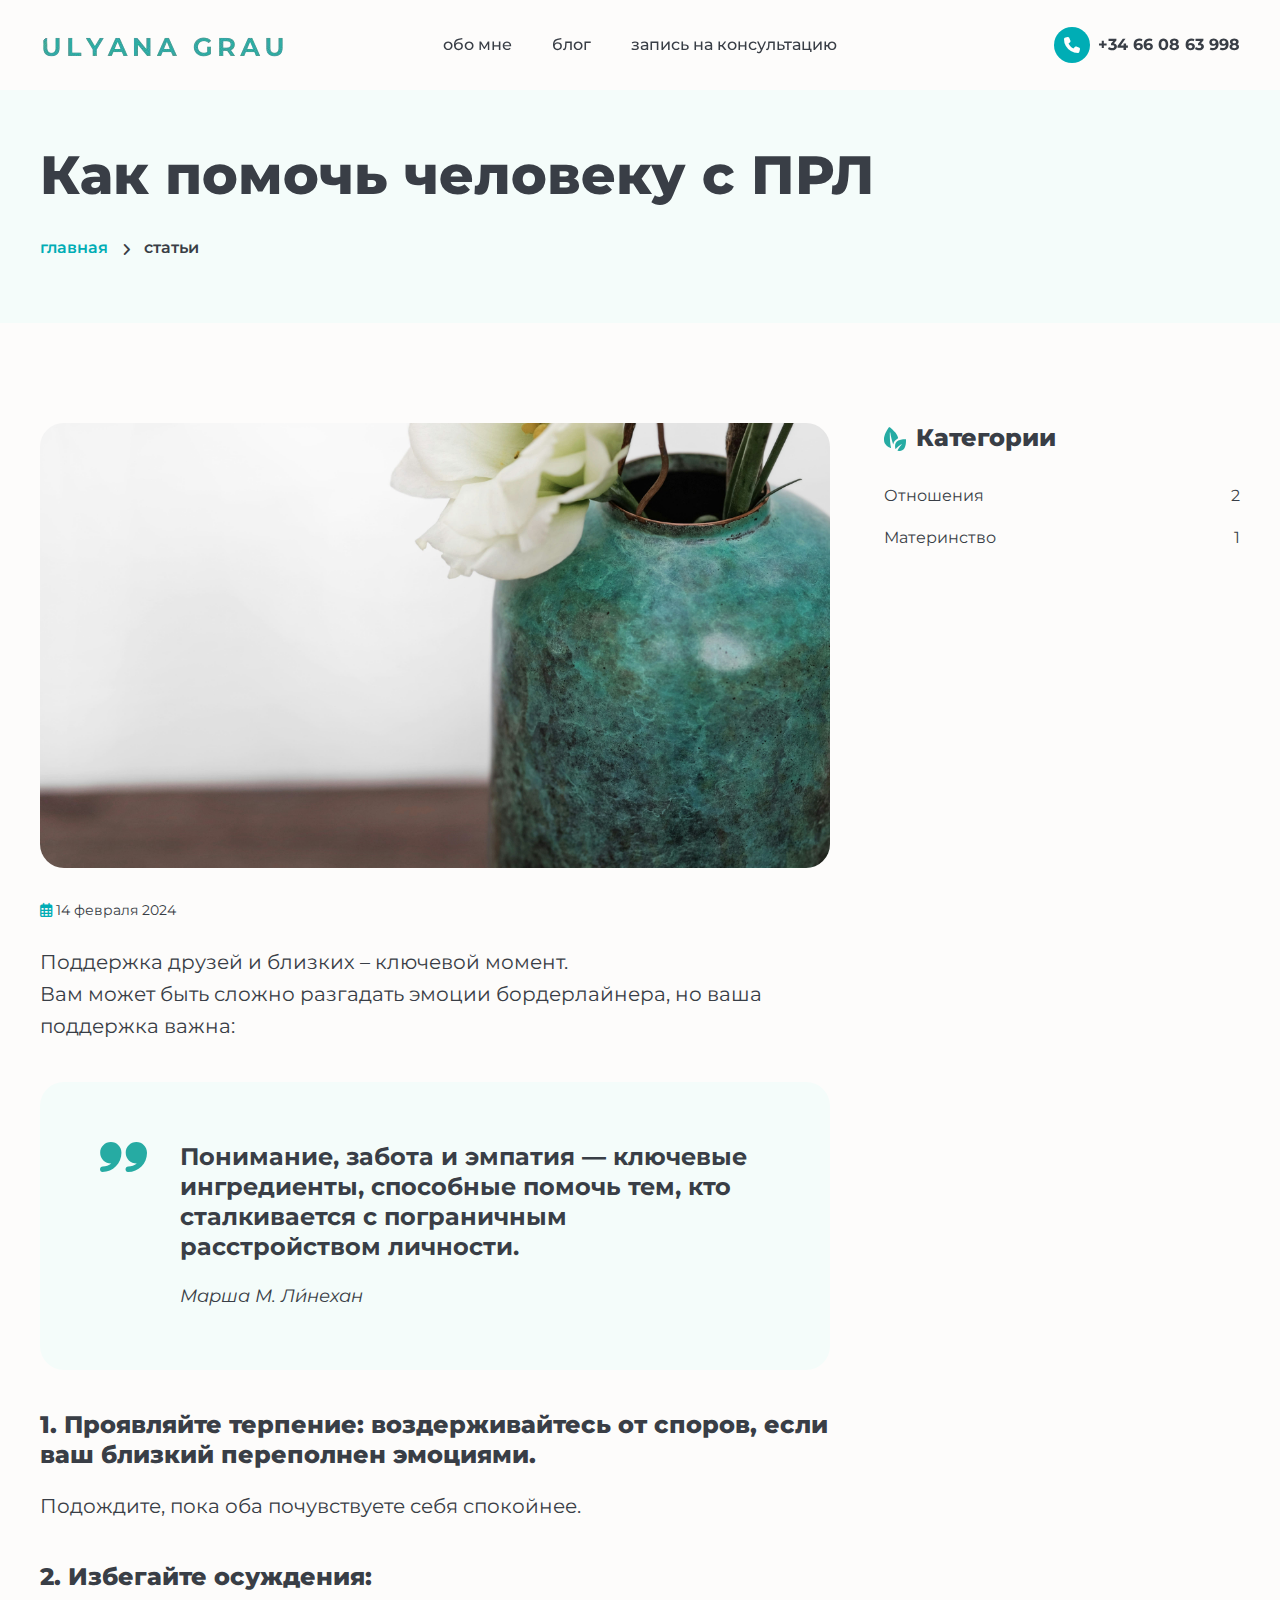
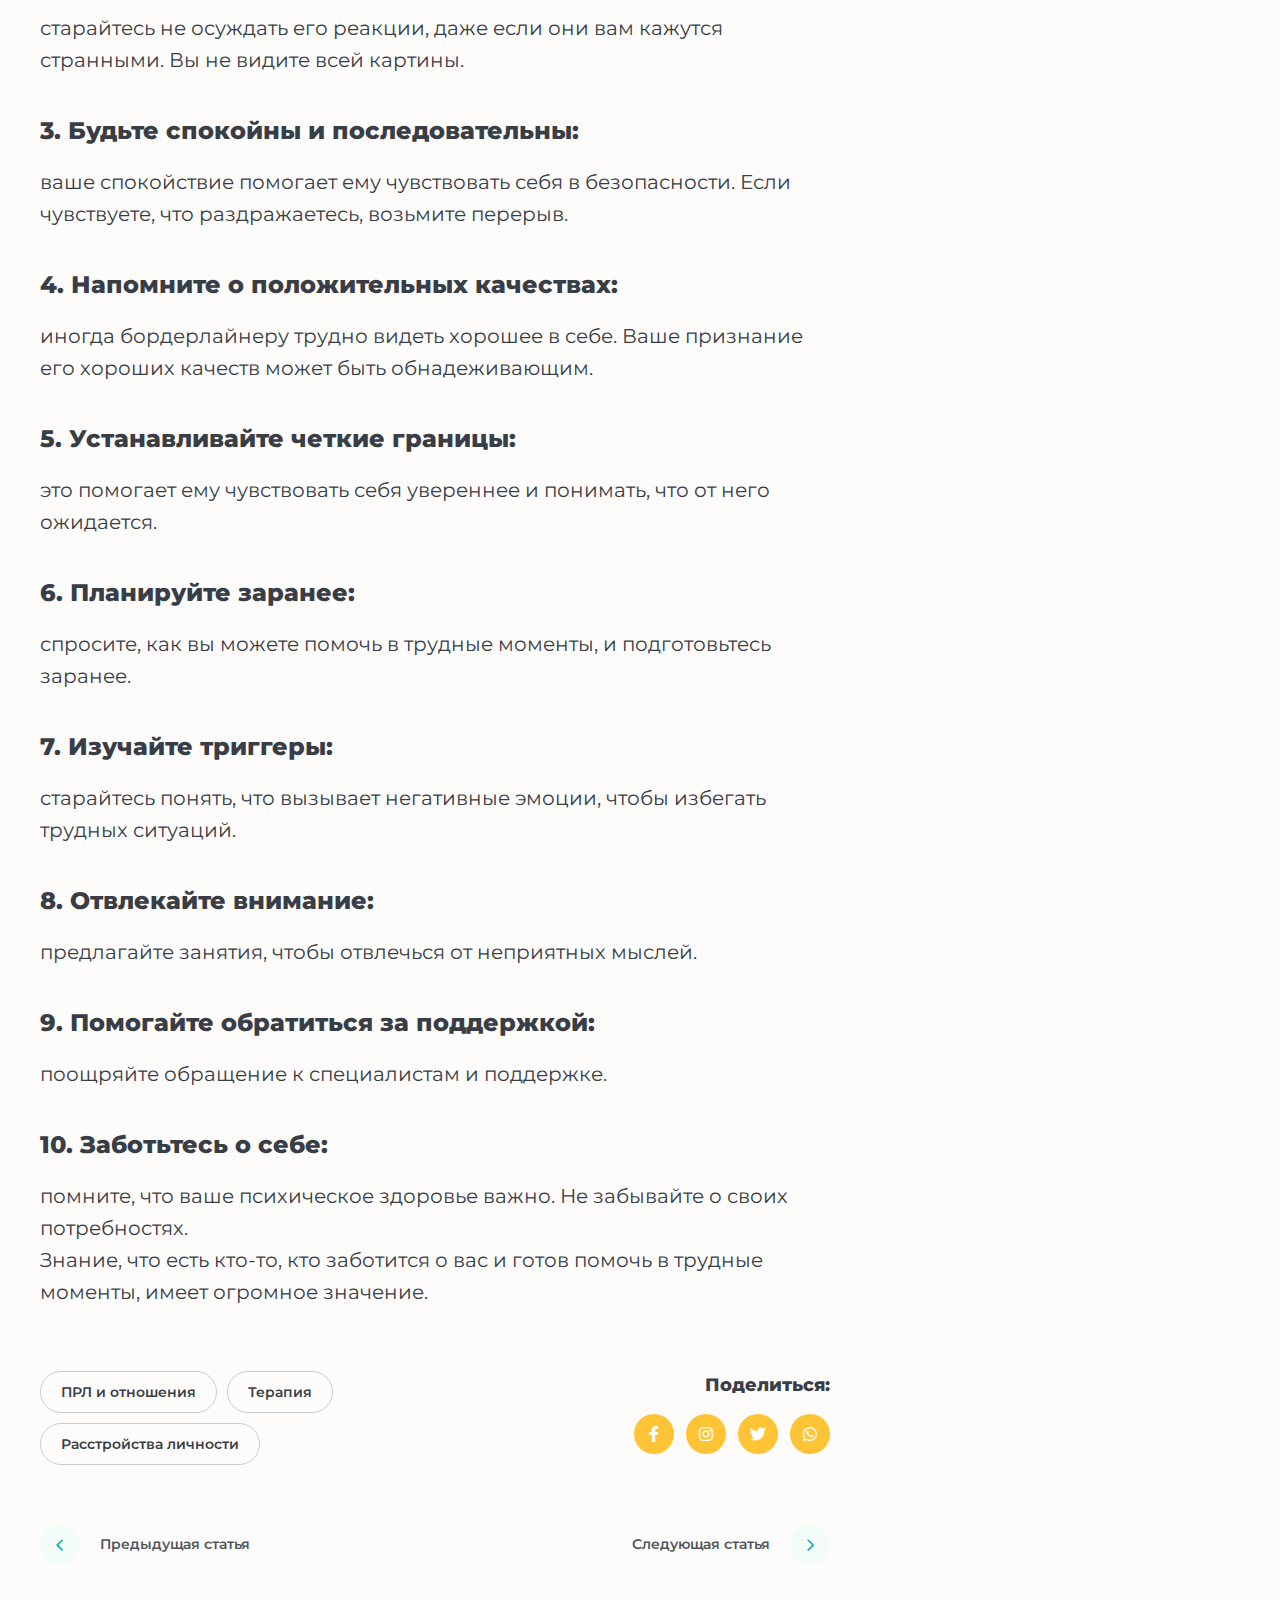
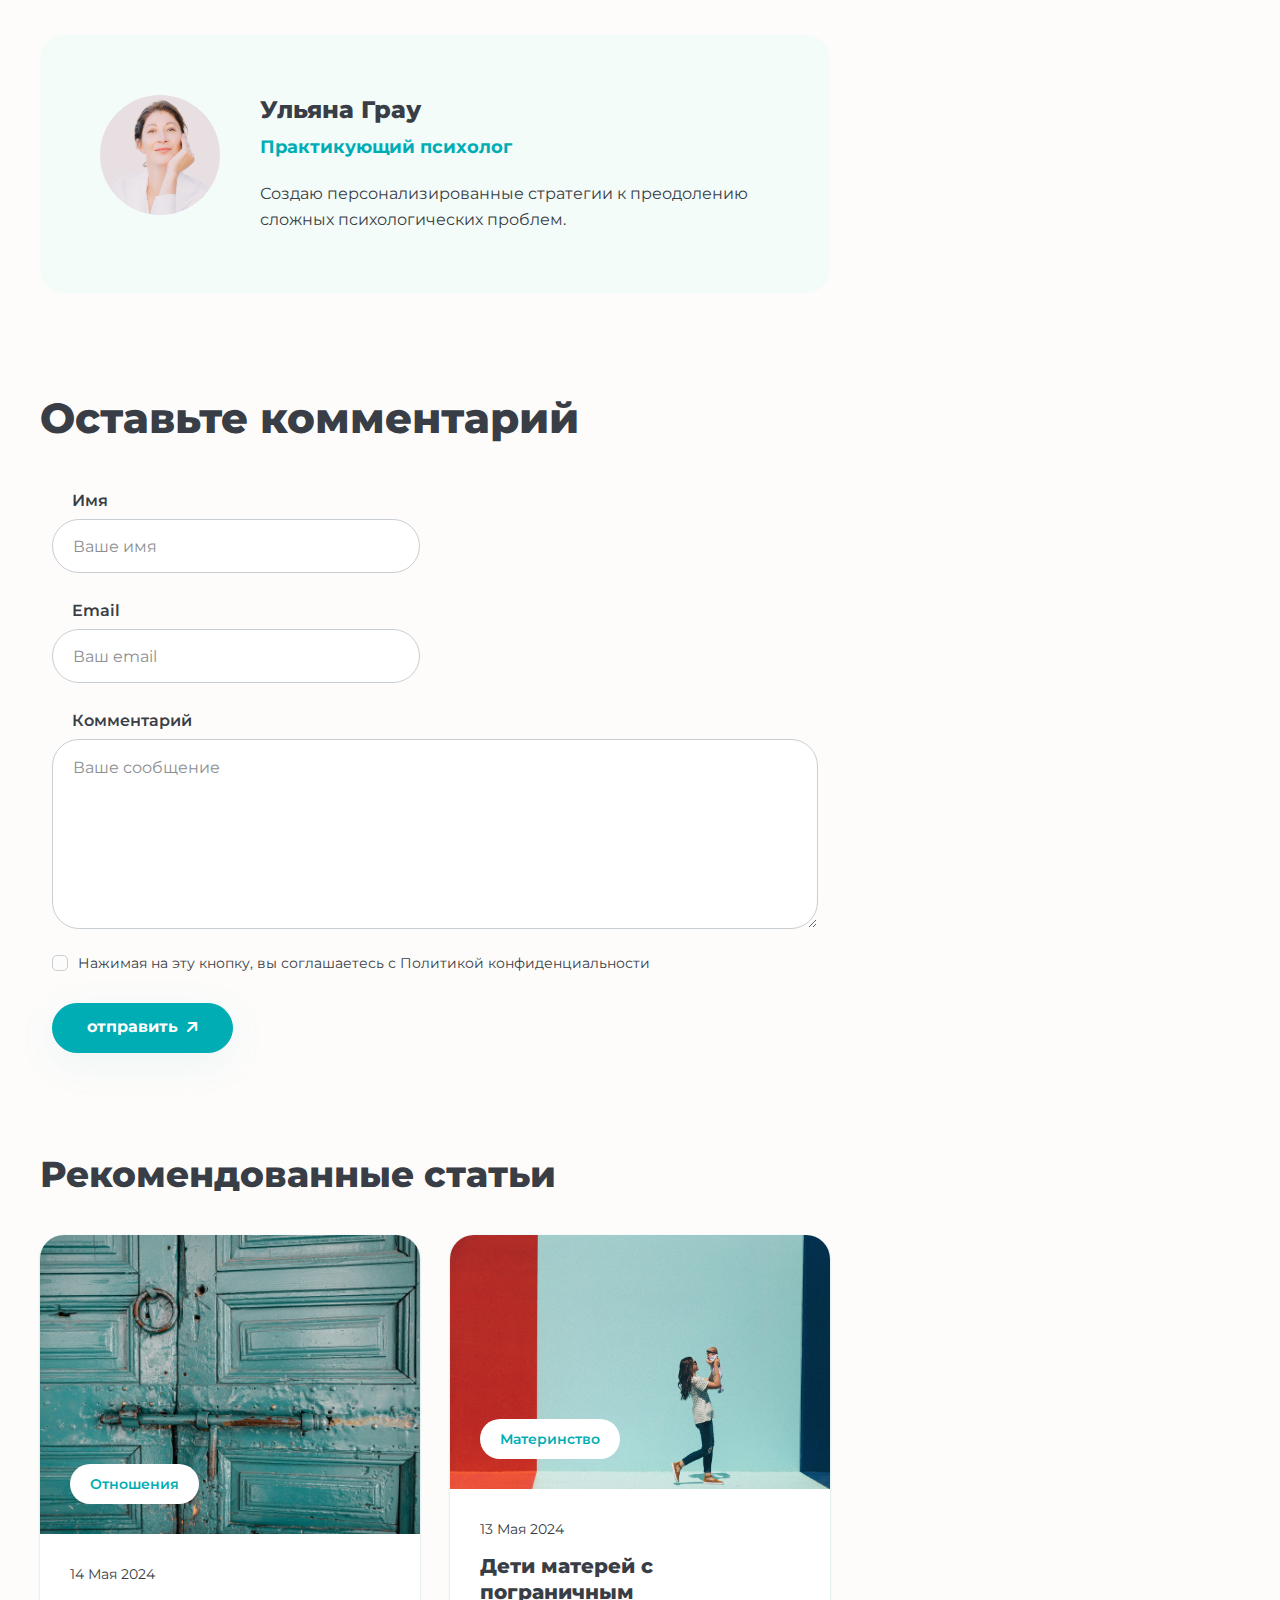
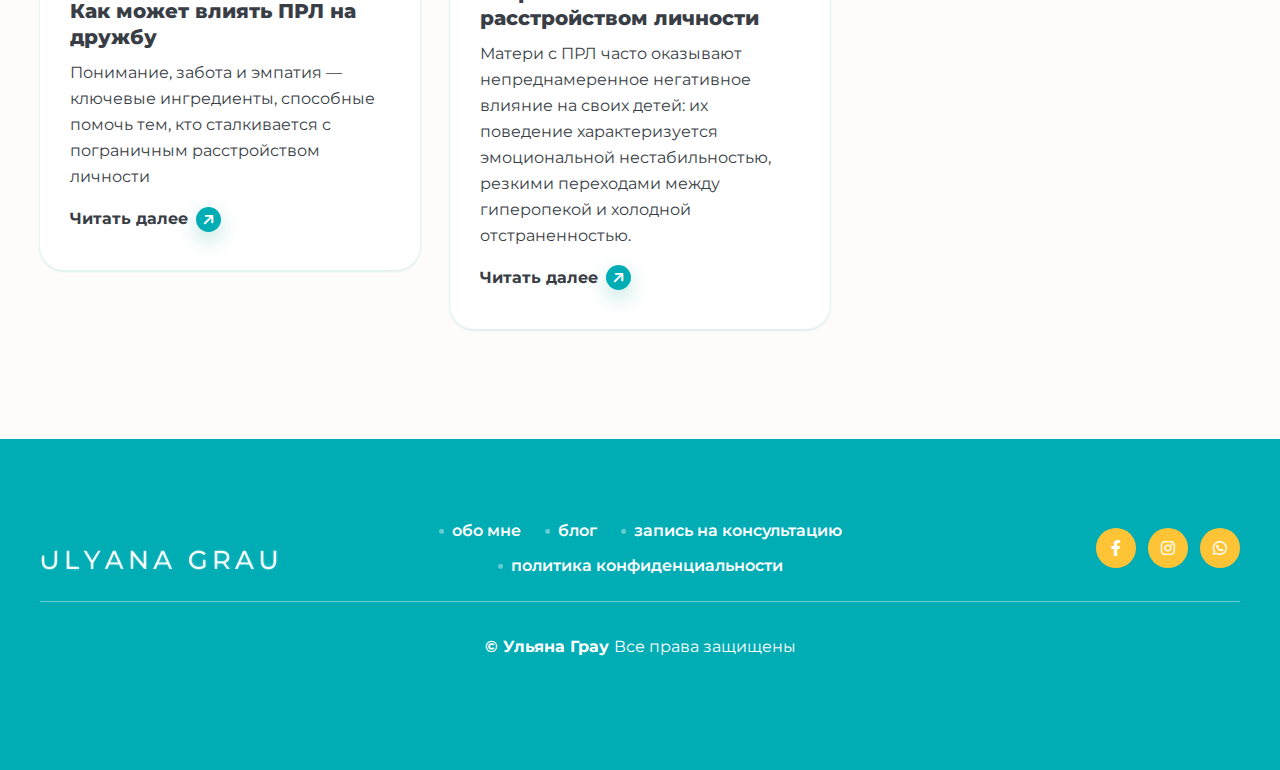
<file: blog_details.html>
<!doctype html>
<html lang="en">

<head>

  <meta charset="utf-8">
  <meta name="viewport" content="width=device-width, initial-scale=1, shrink-to-fit=no">
  <meta http-equiv="x-ua-compatible" content="ie=edge">

  <title>Статьи</title>
  <link rel="shortcut icon" href="assets/images/site_logo/u-solid.svg">

  <!-- Fraimwork - CSS Include -->
  <link rel="stylesheet" type="text/css" href="assets/css/bootstrap.min.css">

  <!-- Icon Font - CSS Include -->
  <link rel="stylesheet" type="text/css" href="assets/css/fontawesome.min.css">

  <!-- Animation - CSS Include -->
  <link rel="stylesheet" type="text/css" href="assets/css/animate.min.css">

  <!-- Cursor - CSS Include -->
  <link rel="stylesheet" type="text/css" href="assets/css/cursor.min.css">

  <!-- Carousel - CSS Include -->
  <link rel="stylesheet" type="text/css" href="assets/css/slick.min.css">
  <link rel="stylesheet" type="text/css" href="assets/css/slick-theme.min.css">

  <!-- Video & Image Popup - CSS Include -->
  <link rel="stylesheet" type="text/css" href="assets/css/magnific-popup.min.css">

  <!-- Counter - CSS Include -->
  <link rel="stylesheet" type="text/css" href="assets/css/odometer.min.css">

  <!-- Custom - CSS Include -->
  <link rel="stylesheet" type="text/css" href="assets/css/style.css">

</head>


<body>

<!-- Body Wrap - Start -->
<div class="page_wrapper">

  <!-- Back To Top - Start -->
  <div class="backtotop">
    <a href="#" class="scroll">
      <i class="fa-solid fa-arrow-up"></i>
    </a>
  </div>
  <!-- Back To Top - End -->

  <!-- Site Header - Start
  ================================================== -->
  <header class="site_header">
    <div class="container">
      <div class="row align-items-center">
        <div class="col-lg-3 col-5">
          <div class="site_logo">
            <a class="site_link" href="index.html">
              <img src="assets/images/site_logo/site_logo_primary-u.png" alt="Site Logo">
            </a>
          </div>
        </div>
        <div class="col-lg-6 col-2">
          <nav class="main_menu navbar navbar-expand-lg">
            <div class="main_menu_inner collapse navbar-collapse justify-content-center" id="main_menu_dropdown">
              <ul class="main_menu_list unordered_list">

                <li>
                  <a class="nav-link" href="about.html">обо мне</a>
                </li>

                <li >
                  <a class="nav-link" href="blog.html">блог</a>
                </li>

                <li>
                  <a class="nav-link" href="contact.html">
                    запись на консультацию
                  </a>
                </li>
              </ul>
            </div>
          </nav>
        </div>
        <div class="col-lg-3 col-5">
          <ul class="header_btns_group unordered_list justify-content-end">
            <li>
              <button class="mobile_menu_btn" type="button" data-bs-toggle="collapse" data-bs-target="#main_menu_dropdown" aria-expanded="false" aria-label="Toggle navigation">
                <i class="far fa-bars"></i>
              </button>
            </li>
            <li>
              <a class="btn_hotline" href="tel:+34 66 08 63 998">
                    <span class="btn_icon">
                      <i class="fa-solid fa-phone"></i>
                    </span>
                <span class="btn_text">+34 66 08 63 998</span>
              </a>
            </li>
          </ul>
        </div>
      </div>
    </div>
  </header>
  <!-- Site Header - End
  ================================================== -->

  <!-- Main Body - Start
  ================================================== -->
  <main class="page_content">

    <!-- Page Banner - Start
    ================================================== -->
    <section class="page_banner decoration_wrapper">
      <div class="container">
        <h1 class="page_title">Как помочь человеку с ПРЛ</h1>
        <ul class="breadcrumb_nav unordered_list justify-content-center justify-content-lg-start">
          <li><a href="index.html">главная</a></li>
          <li>статьи</li>
        </ul>
      </div>
    </section>
    <!-- Page Banner - End
    ================================================== -->

    <!-- Blog Details Section - Start
    ================================================== -->
    <section class="blog_details_section section_space_lg pb-0">
      <div class="container">
        <div class="row">
          <div class="col-lg-8">
            <div class="details_image">
              <img src="assets/images/blogs/oriento-NO4e9-oru8Q-unsplash.jpg" alt="Как помочь человеку с ПРЛ">
            </div>
            <div class="details_content">
              <ul class="post_meta unordered_list mb-4">
                <li><i class="fa-regular fa-calendar-days"></i> 14 февраля 2024</li>
                <!--
                <li><a href="#!"><i class="fa-regular fa-eye"></i> 3 просмотра</a></li>
                <li><a href="#!"><i class="fa-regular fa-comment"></i> 0 комментариев</a></li>
                -->
              </ul>
              <p>
                Поддержка друзей и близких – ключевой момент.<br>
                Вам может быть сложно разгадать эмоции бордерлайнера, но ваша поддержка важна:
              </p>
              <blockquote>
                <div class="quote_icon">
                  <img src="assets/images/icons/icon_quote.svg" alt="ProMotors - Icon Quote">
                </div>
                <div class="quote_content">
                      <span class="d-block">
                        Понимание, забота и эмпатия — ключевые ингредиенты, способные помочь тем, кто сталкивается с пограничным расстройством личности.
                      </span>
                  <cite title="Марша М. Ли́нехан">Марша М. Ли́нехан</cite>
                </div>
              </blockquote>
              <h3 class="details_info_title">1. Проявляйте терпение: воздерживайтесь от споров, если ваш близкий переполнен эмоциями. </h3>
              <p>
                Подождите, пока оба почувствуете себя спокойнее.
              </p>
              <!--
              <div class="row mb-5">
                <div class="col-md-6 col-sm-6">
                  <div class="details_image m-0">
                    <img src="assets/images/blogs/blog_details_image_2-min.jpg" alt="Talking Minds - Psychotherapist Site Template">
                  </div>
                </div>
                <div class="col-md-6 col-sm-6">
                  <div class="details_image m-0">
                    <img src="assets/images/blogs/blog_details_image_3-min.jpg" alt="Talking Minds - Psychotherapist Site Template">
                  </div>
                </div>
              </div>
              -->
              <h3 class="details_info_title">2. Избегайте осуждения:</h3>
              <p>
                старайтесь не осуждать его реакции, даже если они вам кажутся странными. Вы не видите всей картины.
              </p>
              <!--
             <ul class="info_list unordered_list_block mb-5">
               <li>
                     <span class="info_icon">
                       <i class="fa-light fa-circle-check"></i>
                     </span>
                 <span class="info_text">Find solutions instead of complaining</span>
               </li>
               <li>
                     <span class="info_icon">
                       <i class="fa-light fa-circle-check"></i>
                     </span>
                 <span class="info_text">Practice letting go</span>
               </li>
               <li>
                     <span class="info_icon">
                       <i class="fa-light fa-circle-check"></i>
                     </span>
                 <span class="info_text">Let beauty in</span>
               </li>
             </ul>
              -->

             <h3 class="details_info_title">3. Будьте спокойны и последовательны:</h3>
             <p>
               ваше спокойствие помогает ему чувствовать себя в безопасности. Если чувствуете, что раздражаетесь, возьмите перерыв.
             </p>
             <h3 class="details_info_title">4. Напомните о положительных качествах:</h3>
             <p>
               иногда бордерлайнеру трудно видеть хорошее в себе.
               Ваше признание его хороших качеств может быть обнадеживающим.
             </p>
             <h3 class="details_info_title">5. Устанавливайте четкие границы:</h3>
             <p>
               это помогает ему чувствовать себя увереннее и понимать, что от него ожидается.
             </p>
              <h3 class="details_info_title">6.  Планируйте заранее: </h3>
              <p>
                спросите, как вы можете помочь в трудные моменты, и подготовьтесь заранее.
              </p>
              <h3 class="details_info_title">7. Изучайте триггеры:</h3>
              <p>
                старайтесь понять, что вызывает негативные эмоции, чтобы избегать трудных ситуаций.
              </p>
              <h3 class="details_info_title">8. Отвлекайте внимание:</h3>
              <p>
                предлагайте занятия, чтобы отвлечься от неприятных мыслей.
              </p>
              <h3 class="details_info_title">9. Помогайте обратиться за поддержкой:</h3>
              <p>
                поощряйте обращение к специалистам и поддержке.
              </p>
              <h3 class="details_info_title">10.  Заботьтесь о себе:</h3>
              <p>
                помните, что ваше психическое здоровье важно. Не забывайте о своих потребностях.<br>
                Знание, что есть кто-то, кто заботится о вас и готов помочь в трудные моменты, имеет огромное значение.
              </p>

              <div class="post_tagsandshare">
               <div class="row">
                 <div class="col-md-6">
                   <!--<h4 class="wrap_title">Releted Tags</h4>-->
                   <ul class="post_tags unordered_list">
                     <li><a href="#!">ПРЛ и отношения</a></li>
                     <li><a href="#!">Терапия</a></li>
                     <li><a href="#!">Расстройства личности</a></li>
                   </ul>
                 </div>
                 <div class="col-md-6">
                   <h4 class="wrap_title text-md-end"> Поделиться:</h4>
                   <ul class="social_links unordered_list justify-content-md-end">
                     <li><a href="#!"><i class="fa-brands fa-facebook-f"></i></a></li>
                     <li><a href="#!"><i class="fa-brands fa-instagram"></i></a></li>
                     <li><a href="#!"><i class="fa-brands fa-twitter"></i></a></li>
                     <li><a href="#!"><i class="fa-brands fa-whatsapp"></i></a></li>
                   </ul>
                 </div>
               </div>
             </div>
             <div class="prev_next_post_nav">
               <a href="#!">
                     <span class="item_icon">
                       <i class="fa-regular fa-angle-left"></i>
                     </span>
                 <span class="item_content">
                       <b>Предыдущая статья</b>
                   <!--
                   <strong>Как бордерлайнеру помочь себе в трудные моменты: стратегии самопомощи </strong>
                     </span>
                        -->
                 </span>
               </a>
               <a href="#!">
                     <span class="item_icon">
                       <i class="fa-regular fa-angle-right"></i>
                     </span>
                 <span class="item_content">
                       <b>Следующая статья</b>
                   <!--
                   <strong>Проблемы с постановкой диагноза ПРЛ</strong>
                   -->
                </span>
          </a>
        </div>
      </div>

      <div class="blog_post_author">
        <div class="author_image">
          <img src="assets/images/hero/hero.jpg" alt="Ульяна Грау - Практикующий психолог">
        </div>
        <div class="author_content">
          <h4 class="author_name">Ульяна Грау</h4>
          <span class="author_designation">Практикующий психолог</span>
          <p class="mb-0">
            Создаю персонализированные стратегии к преодолению сложных психологических проблем.
          </p>
            </div>
          </div>
            <!--
                     <div class="comment_area section_space_lg pb-0">
                       <h3 class="comment_area_title">Comments (3)</h3>
                       <ul class="comment_list_wrap unordered_list_block">
                         <li>
                           <div class="comment_item">
                             <div class="author_box">
                               <div class="author_box_image">
                                 <img src="assets/images/meta/author_image_1.png" alt="Reviewer Image - Talking Minds - Psychotherapist Site Template">
                               </div>
                               <div class="author_box_content">
                                 <h3 class="author_box_name">Kerry Banks</h3>
                                 <span class="comment_post_date">6 days ago</span>
                               </div>
                             </div>
                             <p class="mb-md-0">
                               Nam eget dui. Etiam rhoncus. Maecenas tempus, tellus eget condimentum rhoncus, sem quam semper libero, sit amet adipiscing sem neque sed ipsum. Nam quam nunc, blandit vel, luctus pulvinar, hendrerit id, lorem. Nam eget dui. Etiam rhoncus.
                             </p>
                             <a class="btn_reply" href="#!">
                                   <span class="btn_icon">
                                     <i class="fa-solid fa-reply"></i>
                                   </span>
                               <span class="btn_text">Reply</span>
                             </a>
                           </div>
                           <ul class="comment_list_wrap unordered_list_block">
                             <li>
                               <div class="comment_item">
                                 <div class="author_box">
                                   <div class="author_box_image">
                                     <img src="assets/images/meta/author_image_3-min.png" alt="Reviewer Image - Talking Minds - Psychotherapist Site Template">
                                   </div>
                                   <div class="author_box_content">
                                     <h3 class="author_box_name">Dr. Merry Rose</h3>
                                     <span class="comment_post_date">6 days ago</span>
                                   </div>
                                 </div>
                                 <p class="mb-md-0">
                                   Nam eget dui. Etiam rhoncus. Maecenas tempus, tellus eget condimentum rhoncus, sem quam semper libero, sit amet adipiscing sem neque sed ipsum. Nam quam nunc, blandit vel, luctus pulvinar, hendrerit id, lorem. Nam eget dui. Etiam rhoncus.
                                 </p>
                                 <a class="btn_reply" href="#!">
                                       <span class="btn_icon">
                                         <i class="fa-solid fa-reply"></i>
                                       </span>
                                   <span class="btn_text">Reply</span>
                                 </a>
                               </div>
                             </li>
                             <li>
                               <div class="comment_item">
                                 <div class="author_box">
                                   <div class="author_box_image">
                                     <img src="assets/images/meta/author_image_2.png" alt="Reviewer Image - Talking Minds - Psychotherapist Site Template">
                                   </div>
                                   <div class="author_box_content">
                                     <h3 class="author_box_name">John Underwood</h3>
                                     <span class="comment_post_date">6 days ago</span>
                                   </div>
                                 </div>
                                 <p class="mb-md-0">
                                   Nam eget dui. Etiam rhoncus. Maecenas tempus, tellus eget condimentum rhoncus, sem quam semper libero, sit amet adipiscing sem neque sed ipsum. Nam quam nunc, blandit vel, luctus pulvinar, hendrerit id, lorem. Nam eget dui. Etiam rhoncus.
                                 </p>
                                 <a class="btn_reply" href="#!">
                                       <span class="btn_icon">
                                         <i class="fa-solid fa-reply"></i>
                                       </span>
                                   <span class="btn_text">Reply</span>
                                 </a>
                               </div>
                             </li>
                           </ul>
                         </li>
                         <li>
                           <div class="comment_item">
                             <div class="author_box">
                               <div class="author_box_image">
                                 <img src="assets/images/meta/author_image_4.png" alt="Reviewer Image - Talking Minds - Psychotherapist Site Template">
                               </div>
                               <div class="author_box_content">
                                 <h3 class="author_box_name">Dennis White</h3>
                                 <span class="comment_post_date">9 days ago</span>
                               </div>
                             </div>
                             <p class="mb-md-0">
                               Nam eget dui. Etiam rhoncus. Maecenas tempus, tellus eget condimentum rhoncus, sem quam semper libero, sit amet adipiscing sem neque sed ipsum. Nam quam nunc, blandit vel, luctus pulvinar, hendrerit id, lorem. Nam eget dui. Etiam rhoncus.
                             </p>
                             <a class="btn_reply" href="#!">
                                   <span class="btn_icon">
                                     <i class="fa-solid fa-reply"></i>
                                   </span>
                               <span class="btn_text">Reply</span>
                             </a>
                           </div>
                           <ul class="comment_list_wrap unordered_list_block">
                             <li>
                               <div class="comment_item">
                                 <div class="author_box">
                                   <div class="author_box_image">
                                     <img src="assets/images/meta/author_image_3-min.png" alt="Reviewer Image - Talking Minds - Psychotherapist Site Template">
                                   </div>
                                   <div class="author_box_content">
                                     <h3 class="author_box_name">Dr. Merry Rose</h3>
                                     <span class="comment_post_date">6 days ago</span>
                                   </div>
                                 </div>
                                 <p class="mb-md-0">
                                   Nam eget dui. Etiam rhoncus. Maecenas tempus, tellus eget condimentum rhoncus, sem quam semper libero, sit amet adipiscing sem neque sed ipsum. Nam quam nunc, blandit vel, luctus pulvinar, hendrerit id, lorem. Nam eget dui. Etiam rhoncus.
                                 </p>
                                 <a class="btn_reply" href="#!">
                                       <span class="btn_icon">
                                         <i class="fa-solid fa-reply"></i>
                                       </span>
                                   <span class="btn_text">Reply</span>
                                 </a>
                               </div>
                             </li>
                             <li>
                               <div class="comment_item">
                                 <div class="author_box">
                                   <div class="author_box_image">
                                     <img src="assets/images/meta/author_image_2.png" alt="Reviewer Image - Talking Minds - Psychotherapist Site Template">
                                   </div>
                                   <div class="author_box_content">
                                     <h3 class="author_box_name">John Underwood</h3>
                                     <span class="comment_post_date">6 days ago</span>
                                   </div>
                                 </div>
                                 <p class="mb-md-0">
                                   Nam eget dui. Etiam rhoncus. Maecenas tempus, tellus eget condimentum rhoncus, sem quam semper libero, sit amet adipiscing sem neque sed ipsum. Nam quam nunc, blandit vel, luctus pulvinar, hendrerit id, lorem. Nam eget dui. Etiam rhoncus.
                                 </p>
                                 <a class="btn_reply" href="#!">
                                       <span class="btn_icon">
                                         <i class="fa-solid fa-reply"></i>
                                       </span>
                                   <span class="btn_text">Reply</span>
                                 </a>
                               </div>
                             </li>
                           </ul>
                         </li>
                       </ul>
                     </div>
                -->

                     <div class="comment_form section_space_lg pb-0">
                       <h3 class="comment_area_title">Оставьте комментарий</h3>
                       <div class="row">
                         <form name="contact" netlify>
                         <div class="col-md-6">
                           <div class="form-group">
                             <label for="input_name">Имя</label>
                             <input id="input_name" class="form-control" type="text" name="name" placeholder="Ваше имя">
                           </div>
                         </div>
                         <div class="col-md-6">
                           <div class="form-group">
                             <label for="input_email">Email</label>
                             <input id="input_email" class="form-control" type="email" name="email" placeholder="Ваш email">
                           </div>
                         </div>
                         <div class="col-12">
                           <div class="form-group mb-4">
                             <label for="input_comment">Комментарий</label>
                             <textarea id="input_comment" class="form-control" name="comment" placeholder="Ваше сообщение"></textarea>
                           </div>
                           <div class="form-check">
                             <input type="checkbox" id="input_checkbox">
                             <label for="input_checkbox">
                               Нажимая на эту кнопку, вы соглашаетесь с <a href="private-police.html" class="btn_hotline">Политикой конфиденциальности </a>
                             </label>
                           </div>
                           <button type="submit" class="btn btn-primary">
                                 <span class="btn_text" data-text="отправить">
                                   отправить
                                 </span>
                             <span class="btn_icon">
                                   <i class="fa-solid fa-arrow-up-right"></i>
                                 </span>
                           </button>
                         </div>
                         </form>
                       </div>
                     </div>
                   </div>

          <div class="col-lg-4">
            <aside class="sidebar ps-lg-4">

              <!--
              <div class="form-group">
                  <input id="sidebar_search" class="form-control" type="search" name="search" placeholder="Поиск">
                  <button type="submit" class="input_icon">
                      <i class="fa-regular fa-magnifying-glass"></i>
                  </button>
              </div>
              -->

              <div class="sidebar_widget">
                <h3 class="sidebar_widget_title">
                      <span class="title_icon">
                        <img src="assets/images/site_logo/favourite_icon.svg" alt="Talking Minds - Psychotherapist Site Template">
                      </span>
                  <span class="title_text">Категории</span>
                </h3>
                <ul class="post_category_list unordered_list_block">
                  <li>
                    <a href="#!">
                      <span class="category_name">Отношения</span>
                      <span class="category_counter">2</span>
                    </a>
                  </li>
                  <li>
                    <a href="#!">
                      <span class="category_name">Материнство</span>
                      <span class="category_counter">1</span>
                    </a>
                  </li>
                </ul>
              </div>
            </aside>
          </div>
        </div>
      </div>
    </section>
    <!-- Blog Details Section - End
    ================================================== -->

    <!-- Blog Section - Start
    ================================================== -->
    <section class="blog_section section_space_lg">
      <div class="container">
        <div class="section_heading">
          <h2 class="section_heading_text mb-0">Рекомендованные статьи</h2>
        </div>

        <div class="row">
          <div class="col-lg-4">
            <div class="blog_item">
              <div class="blog_image">
                <a class="blog_image_wrap" href="blog-1.html">
                  <img src="assets/images/blogs/martin-adams-XtMICJ6MMJk-unsplash.jpg" alt="Как может влиять ПРЛ на дружбу">
                </a>
              </div>
              <div class="blog_content">
                <ul class="post_category unordered_list">
                  <li><a href="#!">Отношения</a></li>
                </ul>
                <ul class="post_meta unordered_list">
                  <li>14 Мая 2024</li>
                </ul>
                <h3 class="item_title">
                  <a href="blog-1.html">
                    Как может влиять ПРЛ на дружбу                  </a>
                </h3>
                <p>
                  Понимание, забота и эмпатия — ключевые ингредиенты, способные помочь тем, кто сталкивается с пограничным расстройством личности
                </p>
                <a class="btn-link" href="blog-1.html">
                  <span class="btn_text">Читать далее</span>
                  <span class="btn_icon"><i class="fa-solid fa-arrow-up-right"></i></span>
                </a>
              </div>
            </div>
          </div>
          <div class="col-lg-4">
            <div class="blog_item">
              <div class="blog_image">
                <a class="blog_image_wrap" href="blog-2.html">
                  <img src="assets/images/blogs/dakota-corbin-PmNjS6b3XP4-unsplash.jpg" alt="Дети матерей с пограничным расстройством личности">
                </a>
              </div>
              <div class="blog_content">
                <ul class="post_category unordered_list">
                  <li><a href="#!">Материнство</a></li>
                </ul>
                <ul class="post_meta unordered_list">
                  <li>13 Мая 2024</li>
                </ul>
                <h3 class="item_title">
                  <a href="blog-2.html">
                    Дети матерей с пограничным расстройством личности
                  </a>
                </h3>
                <p>
                  Матери с ПРЛ часто оказывают непреднамеренное негативное влияние на своих детей: их поведение характеризуется эмоциональной нестабильностью, резкими переходами между гиперопекой и холодной отстраненностью.
                </p>
                <a class="btn-link" href="blog_details.html">
                  <span class="btn_text">Читать далее</span>
                  <span class="btn_icon"><i class="fa-solid fa-arrow-up-right"></i></span>
                </a>
              </div>
            </div>
          </div>

          <!--
         <div class="col-lg-4">
             <div class="blog_item">
                 <div class="blog_image">
                     <a class="blog_image_wrap" href="blog_details.html">
                         <img src="assets/images/blogs/blog_image_11-min.jpg" alt="Talking Minds - Actions, types and tips for finding group therapy">
                     </a>
                 </div>
                 <div class="blog_content">
                     <ul class="post_category unordered_list">
                         <li><a href="#!">Family Problem</a></li>
                     </ul>
                     <ul class="post_meta unordered_list">
                         <li>26 July 2023</li>
                         <li><a href="#!">120 Views</a></li>
                         <li><a href="#!">No Comments</a></li>
                     </ul>
                     <h3 class="item_title">
                         <a href="blog_details.html">
                             Section 1.10.33 of "de Finibus Bonorum et Malorum"
                         </a>
                     </h3>
                     <p>
                         Lorem Ipsum is simply dummy text of the printing and typesetting industry. Sunt in similique  culpa qui officia deserunt.
                     </p>
                     <a class="btn-link" href="blog_details.html">
                         <span class="btn_text">Read More</span>
                         <span class="btn_icon"><i class="fa-solid fa-arrow-up-right"></i></span>
                     </a>
                 </div>
             </div>
         </div>
         -->
        </div>
      </div>
    </section>

    <!-- Blog Section - End
    ================================================== -->

  </main>
  <!-- Main Body - End
  ================================================== -->

  <!-- Site Footer - Start
         ================================================== -->
  <footer class="site_footer bg_primary">
    <div class="container">
      <div class="site_footer_content">
        <div class="row align-items-center">
          <div class="col-lg-3">
            <div class="site_logo">
              <a class="site_link" href="index.html">
                <img src="assets/images/site_logo/footer.png" alt="Site Logo">
              </a>
            </div>
          </div>
          <div class="col-lg-6">
            <ul class="info_list unordered_list justify-content-center">
              <li>
                <a href="about.html">
                      <span class="info_icon">
                        <i class="fa-solid fa-circle"></i>
                      </span>
                  <span class="info_text">обо мне</span>
                </a>
              </li>

              <li>
                <a href="blog.html">
                      <span class="info_icon">
                        <i class="fa-solid fa-circle"></i>
                      </span>
                  <span class="info_text">блог</span>
                </a>
              </li>
              <li>
                <a href="contact.html">
                      <span class="info_icon">
                        <i class="fa-solid fa-circle"></i>
                      </span>
                  <span class="info_text">запись на консультацию</span>
                </a>
              </li>

              <li class="mb-4">
                <a href="private-police.html">
                      <span class="info_icon">
                        <i class="fa-solid fa-circle"></i>
                      </span>
                  <span class="info_text">политика конфиденциальности</span>
                </a>
              </li>

            </ul>
          </div>
          <div class="col-lg-3">
            <ul class="social_links unordered_list justify-content-center justify-content-lg-end mb-3">
              <li><a class="btn_hotline" href="#!"><i class="fa-brands fa-facebook-f"></i></a></li>
              <li><a class="btn_hotline" href="https://www.instagram.com/ulyana_grau/"><i class="fa-brands fa-instagram"></i></a></li>
              <!-- <li><a class="btn_hotline" href="#!"><i class="fa-brands fa-twitter"></i></a></li> -->
              <li><a class="btn_hotline" href="https://wa.me/34665479798"><i class="fa-brands fa-whatsapp"></i></a></li>
            </ul>
          </div>
        </div>

        <div class="copyright_widget text-center">
          <p class="copyright_text m-0"><b>© Ульяна Грау </b> Все права защищены</p>
        </div>
      </div>
    </div>
  </footer>
  <!-- Site Footer - End
  ================================================== -->

</div>
<!-- Body Wrap - End -->

<!-- Fraimwork - Jquery Include -->
<script src="assets/js/jquery.min.js"></script>
<script src="assets/js/popper.min.js"></script>
<script src="assets/js/bootstrap.min.js"></script>
<script src="assets/js/bootstrap-dropdown-ml-hack.min.js"></script>

<!-- animation - jquery include -->
<script src="assets/js/cursor.min.js"></script>

<!-- Carousel - Jquery Include -->
<script src="assets/js/slick.min.js"></script>

<!-- Video & Image Popup - Jquery Include -->
<script src="assets/js/magnific-popup.min.js"></script>

<!-- Counter - Jquery Include -->
<script src="assets/js/appear.min.js"></script>
<script src="assets/js/odometer.min.js"></script>

<!-- Custom - Jquery Include -->
<script src="assets/js/main.js"></script>

</body>
</html>
</file>
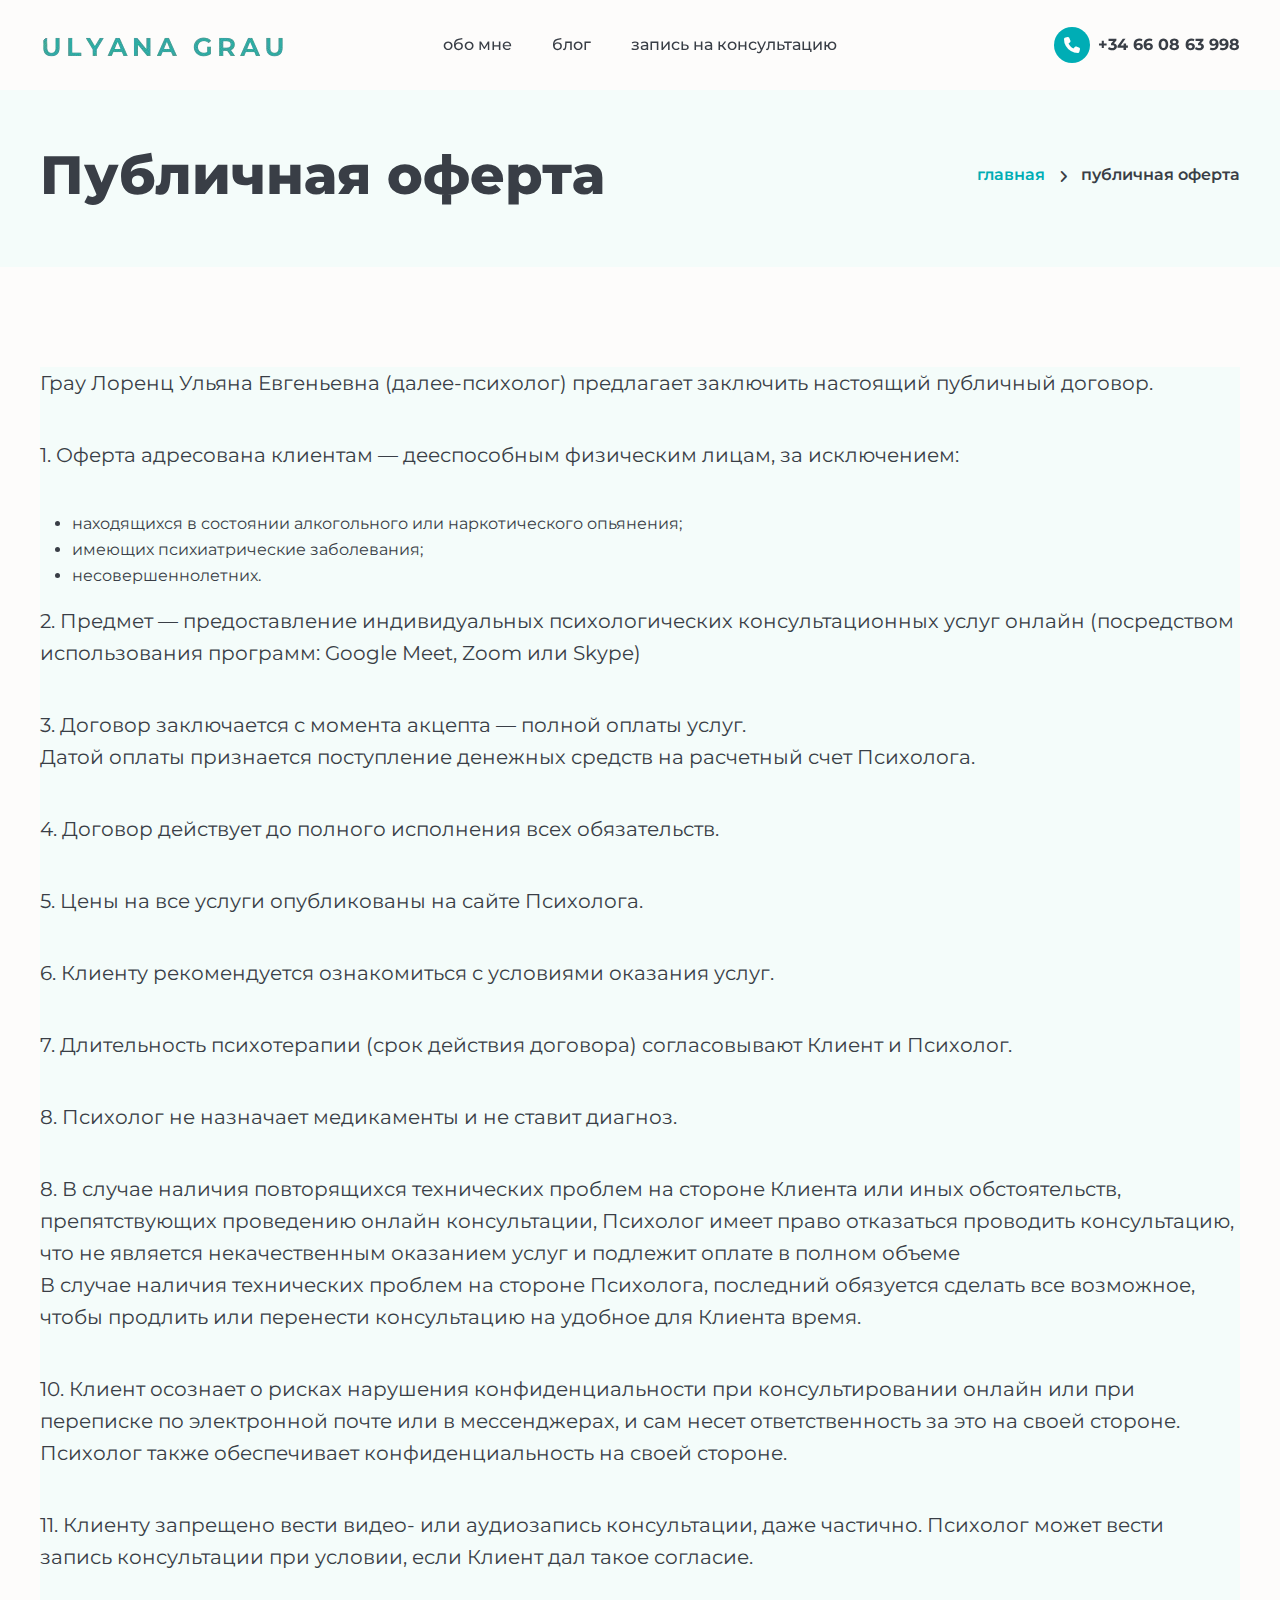
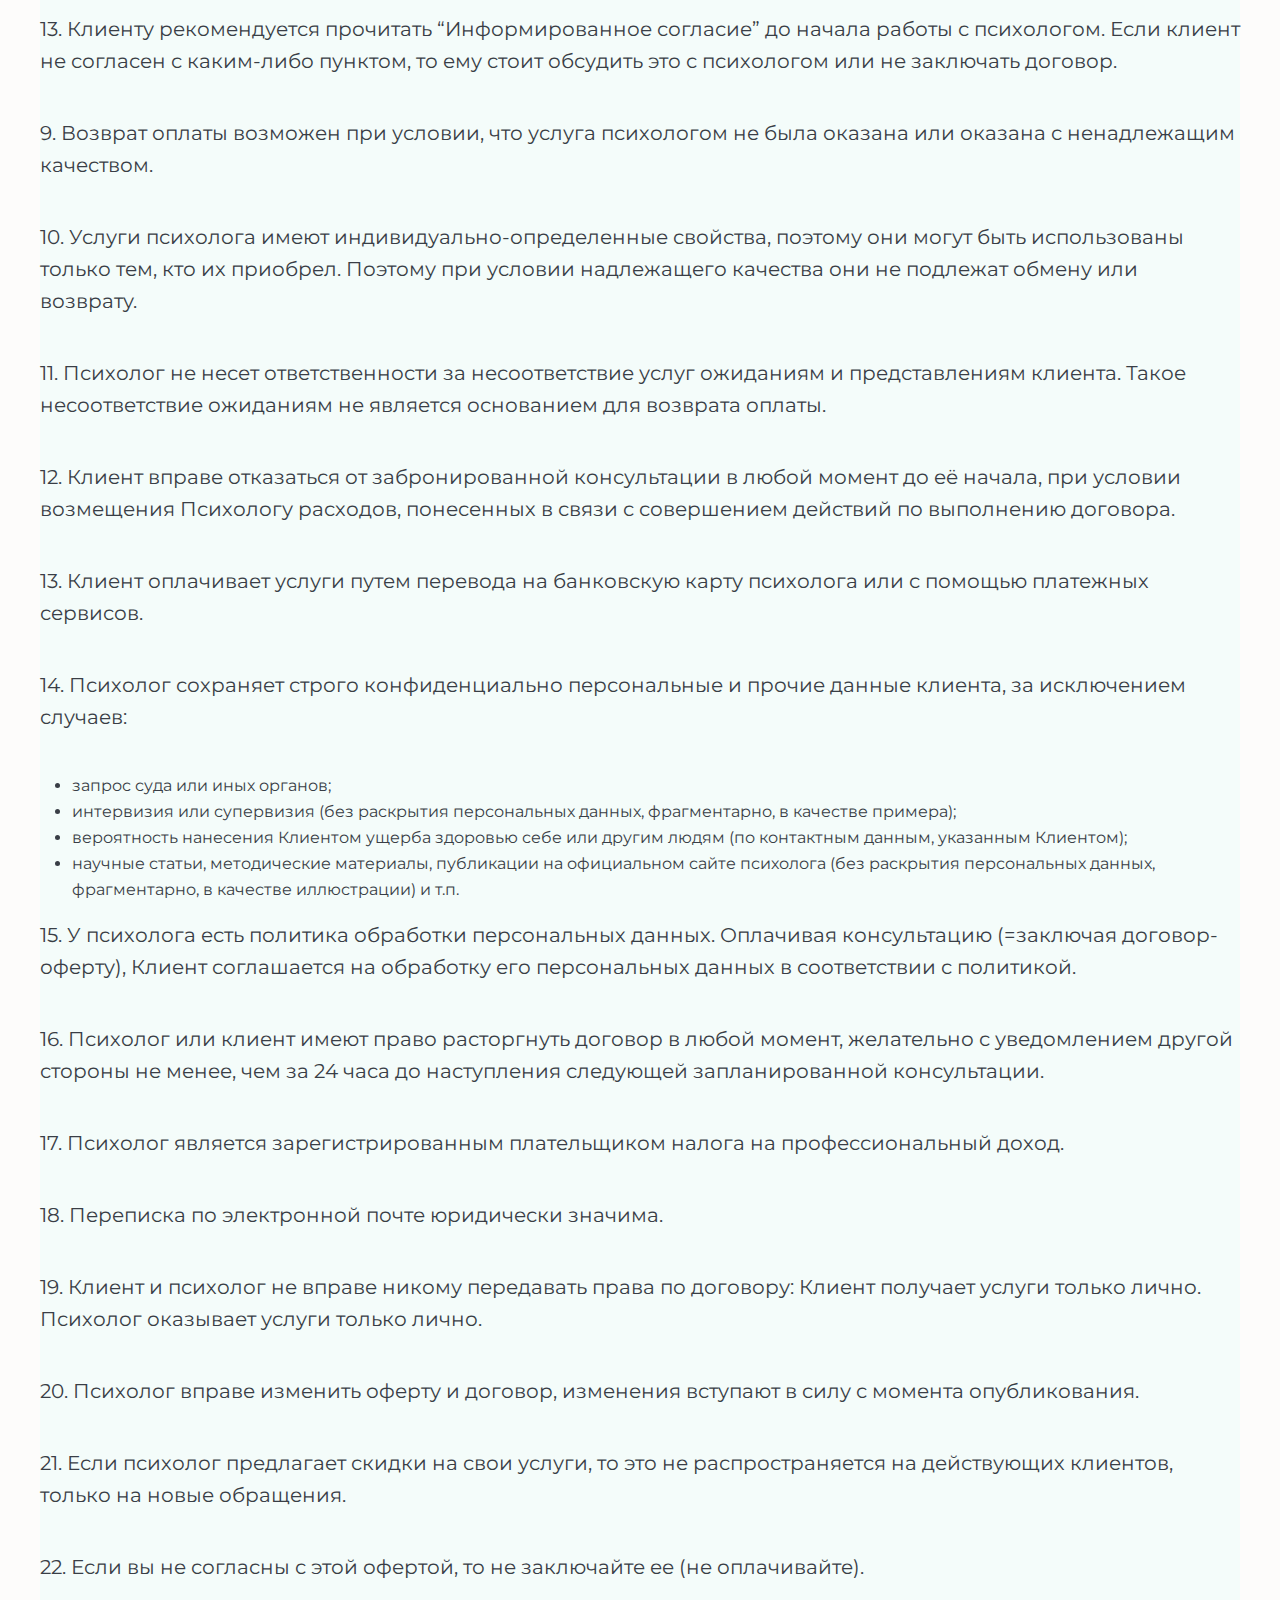
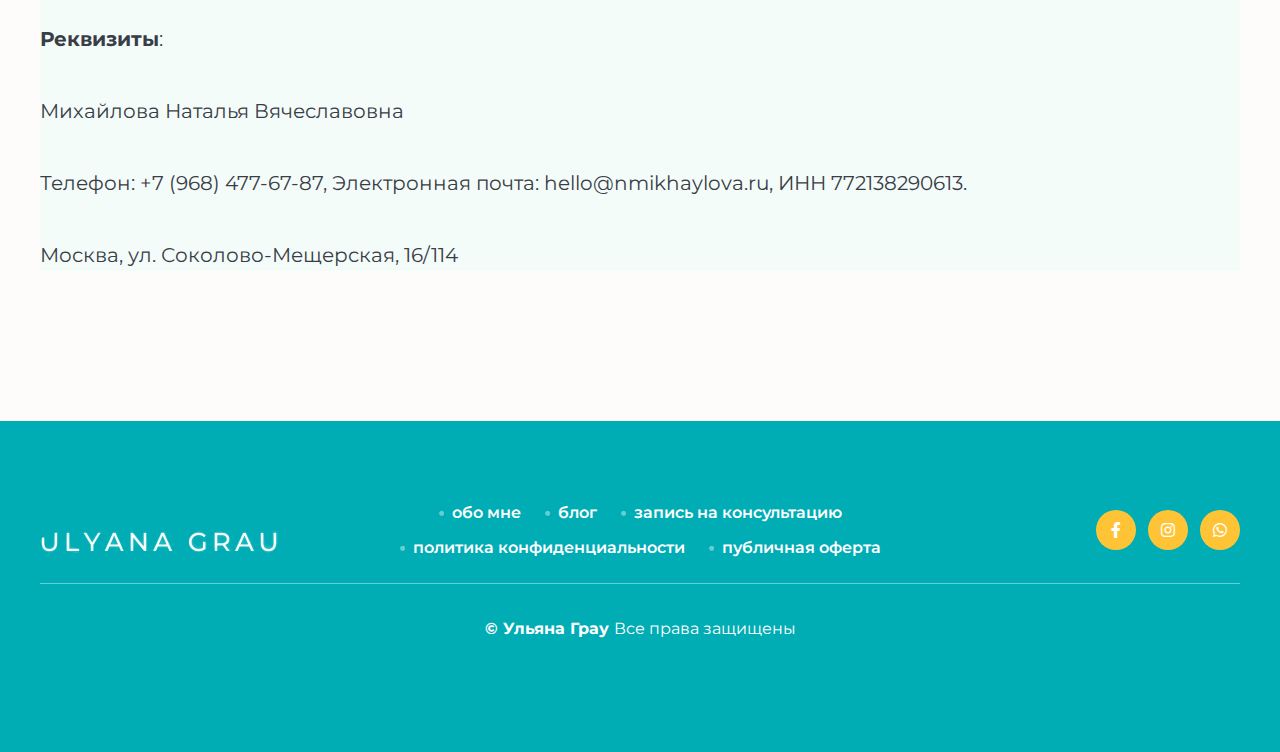
<file: oferta.html>
<!doctype html>
<html lang="en" xmlns="http://www.w3.org/1999/html">

<head>

    <meta charset="utf-8">
    <meta name="viewport" content="width=device-width, initial-scale=1, shrink-to-fit=no">
    <meta http-equiv="x-ua-compatible" content="ie=edge">

    <title>Публичная оферта</title>
    <link rel="shortcut icon" href="assets/images/site_logo/u-solid.svg">

    <!-- Fraimwork - CSS Include -->
    <link rel="stylesheet" type="text/css" href="assets/css/bootstrap.min.css">

    <!-- Icon Font - CSS Include -->
    <link rel="stylesheet" type="text/css" href="assets/css/fontawesome.min.css">

    <!-- Animation - CSS Include -->
    <link rel="stylesheet" type="text/css" href="assets/css/animate.min.css">

    <!-- Cursor - CSS Include -->
    <link rel="stylesheet" type="text/css" href="assets/css/cursor.min.css">

    <!-- Carousel - CSS Include -->
    <link rel="stylesheet" type="text/css" href="assets/css/slick.min.css">
    <link rel="stylesheet" type="text/css" href="assets/css/slick-theme.min.css">

    <!-- Video & Image Popup - CSS Include -->
    <link rel="stylesheet" type="text/css" href="assets/css/magnific-popup.min.css">

    <!-- Counter - CSS Include -->
    <link rel="stylesheet" type="text/css" href="assets/css/odometer.min.css">

    <!-- Custom - CSS Include -->
    <link rel="stylesheet" type="text/css" href="assets/css/style.css">

</head>


<body>

<!-- Body Wrap - Start -->
<div class="page_wrapper">

    <!-- Back To Top - Start -->
    <div class="backtotop">
        <a href="#" class="scroll">
            <i class="fa-solid fa-arrow-up"></i>
        </a>
    </div>
    <!-- Back To Top - End -->

    <!-- Site Header - Start
        ================================================== -->
    <header class="site_header">
        <div class="container">
            <div class="row align-items-center">
                <div class="col-lg-3 col-5">
                    <div class="site_logo">
                        <a class="site_link" href="index.html">
                            <img src="assets/images/site_logo/site_logo_primary-u.png" alt="Site Logo">
                        </a>
                    </div>
                </div>
                <div class="col-lg-6 col-2">
                    <nav class="main_menu navbar navbar-expand-lg">
                        <div class="main_menu_inner collapse navbar-collapse justify-content-center" id="main_menu_dropdown">
                            <ul class="main_menu_list unordered_list">

                                <li>
                                    <a class="nav-link" href="about.html">обо мне</a>
                                </li>

                                <li >
                                    <a class="nav-link" href="blog.html">блог</a>
                                </li>

                                <li>
                                    <a class="nav-link" href="contact.html">
                                        запись на консультацию
                                    </a>
                                </li>
                            </ul>
                        </div>
                    </nav>
                </div>
                <div class="col-lg-3 col-5">
                    <ul class="header_btns_group unordered_list justify-content-end">
                        <li>
                            <button class="mobile_menu_btn" type="button" data-bs-toggle="collapse" data-bs-target="#main_menu_dropdown" aria-expanded="false" aria-label="Toggle navigation">
                                <i class="far fa-bars"></i>
                            </button>
                        </li>
                        <li>
                            <a class="btn_hotline" href="tel:+34 66 08 63 998">
                    <span class="btn_icon">
                      <i class="fa-solid fa-phone"></i>
                    </span>
                                <span class="btn_text">+34 66 08 63 998</span>
                            </a>
                        </li>
                    </ul>
                </div>
            </div>
        </div>
    </header>
    <!-- Site Header - End
    ================================================== -->

    <!-- Main Body - Start
    ================================================== -->
    <main class="page_content">

        <!-- Page Banner - Start
        ================================================== -->
        <section class="page_banner decoration_wrapper">
            <div class="container">
                <div class="row align-items-center">
                    <div class="col-lg-6">
                        <h1 class="page_title mb-0">Публичная оферта</h1>
                    </div>
                    <div class="col-lg-6">
                        <ul class="breadcrumb_nav unordered_list justify-content-lg-end justify-content-center">
                            <li><a href="index.html">главная</a></li>
                            <li>публичная оферта</li>
                        </ul>
                    </div>
                </div>
            </div>
        </section>
        <!-- Page Banner - End
        ================================================== -->

        <!-- Service Details Section - Start
        ================================================== -->
        <section class="service_details_section section_space_lg">
            <div class="container">
                <div class="row justify-content-center">
                    <div class="col-lg-12">
                        <div class="details_content bg_primary_light">
                        <p> Грау Лоренц Ульяна Евгеньевна (далее-психолог) предлагает заключить настоящий публичный договор.</p>
                        <p>1. Оферта адресована клиентам — дееспособным физическим лицам, за исключением:</p>
                        <ul>
                            <li>находящихся в состоянии алкогольного или наркотического опьянения;</li>
                            <li>имеющих психиатрические заболевания;</li>
                            <li>несовершеннолетних.</li>
                        </ul>
                        <p>2. Предмет  — предоставление индивидуальных психологических консультационных услуг онлайн (посредством использования программ: Google Meet, Zoom или Skype)</p>
                        <p>3. Договор заключается с момента акцепта — полной оплаты услуг.<br>
                            Датой оплаты признается поступление денежных средств на расчетный счет Психолога.</p>
                        <p>4. Договор действует до полного исполнения всех обязательств.</p>
                        <p>5. <a href="https://ulianagrau.com">Цены на все услуги</a> опубликованы на сайте Психолога.</p>
                        <p>6. Клиенту рекомендуется ознакомиться с <a href="https://"> условиями оказания услуг</a>.</p>
                        <p>7. Длительность психотерапии (срок действия договора) согласовывают Клиент и Психолог.</p>
                        <p>8. Психолог не назначает медикаменты и не ставит диагноз.</p>
                        <p>8. В случае наличия повторящихся технических проблем на стороне Клиента или иных обстоятельств, препятствующих проведению онлайн консультации, Психолог имеет право отказаться проводить консультацию, что не является некачественным оказанием услуг и подлежит оплате в полном объеме
                            <br>
                            В случае наличия технических проблем на стороне Психолога, последний обязуется сделать все возможное, чтобы продлить или перенести консультацию на удобное для Клиента время.</p>
                        <p>10. Клиент осознает о рисках нарушения конфиденциальности при консультировании онлайн или при переписке по электронной почте или в мессенджерах, и сам несет ответственность за это на своей стороне. Психолог также обеспечивает конфиденциальность на своей стороне.</p>
                        <p>11. Клиенту запрещено вести видео- или аудиозапись консультации, даже частично. Психолог может вести запись консультации при условии, если Клиент дал такое согласие.&nbsp;&nbsp;</p>
                        <p>13. Клиенту рекомендуется прочитать <a href="https://www.nmikhaylova.ru/informed-consent/">“Информированное согласие”</a> до начала работы с психологом. Если клиент не согласен с каким-либо пунктом, то ему стоит обсудить это с психологом или не заключать договор.&nbsp;</p>
                        <p>9. Возврат оплаты возможен при условии, что услуга психологом не была оказана или оказана с ненадлежащим качеством.</p>
                        <p>10. Услуги психолога имеют индивидуально-определенные свойства, поэтому они могут быть использованы только тем, кто их приобрел. Поэтому при условии надлежащего качества они не подлежат обмену или возврату.&nbsp;</p>
                        <p>11. Психолог не несет ответственности за несоответствие услуг ожиданиям и представлениям клиента. Такое несоответствие ожиданиям не является основанием для возврата оплаты.</p>
                        <p>12. Клиент вправе отказаться от забронированной консультации в любой момент до её начала, при условии возмещения Психологу расходов, понесенных в связи с совершением действий по выполнению договора.&nbsp;</p>
                        <p>13. Клиент оплачивает услуги путем перевода на банковскую карту психолога или с помощью платежных сервисов.</p>
                        <p>14. Психолог сохраняет строго конфиденциально персональные и прочие данные клиента, за исключением случаев:</p>
                        <ul>
                            <li>запрос суда или иных органов;</li>
                            <li>интервизия или супервизия (без раскрытия персональных данных, фрагментарно, в качестве примера);</li>
                            <li>вероятность нанесения Клиентом ущерба здоровью себе или другим людям (по контактным данным, указанным Клиентом);</li>
                            <li>научные статьи, методические материалы, публикации на официальном сайте психолога (без раскрытия персональных данных, фрагментарно, в качестве иллюстрации) и т.п.</li>
                        </ul>
                        <p>15. У психолога есть <a href="https://www.nmikhaylova.ru/persdata/">политика обработки персональных данных</a>. Оплачивая консультацию (=заключая договор-оферту), Клиент соглашается на обработку его персональных данных в соответствии с политикой.</p>
                        <p>16. Психолог или клиент имеют право расторгнуть договор в любой момент, желательно с уведомлением другой стороны не менее, чем за 24 часа до наступления следующей запланированной консультации.</p>
                        <p>17. Психолог является зарегистрированным плательщиком налога на профессиональный доход.</p>
                        <p>18. Переписка по электронной почте юридически значима.</p>
                        <p>19. Клиент и психолог не вправе никому передавать права по договору: Клиент получает услуги только лично. Психолог оказывает услуги только лично.</p>
                        <p>20. Психолог вправе изменить оферту и договор, изменения вступают в силу с момента опубликования.&nbsp;</p>
                        <p>21. Если психолог предлагает скидки на свои услуги, то это не распространяется на действующих клиентов, только на новые обращения.</p>
                        <p>22. Если вы не согласны с этой офертой, то не заключайте ее (не оплачивайте).&nbsp;</p>


                        <p><strong>Реквизиты</strong>: </p>
                        <p>Михайлова Наталья Вячеславовна</p>
                        <p>Телефон: +7 (968) 477-67-87, Электронная почта: hello@nmikhaylova.ru, ИНН 772138290613.</p>
                        <p>Москва, ул. Соколово-Мещерская, 16/114</p>
                        </div>
                    </div>
                </div>
            </div>
        </section>
    </main>
    <!-- Main Body - End
    ================================================== -->

    <!-- Site Footer - Start
          ================================================== -->
    <footer class="site_footer bg_primary">
        <div class="container">
            <div class="site_footer_content">
                <div class="row align-items-center">
                    <div class="col-lg-3">
                        <div class="site_logo">
                            <a class="site_link" href="index.html">
                                <img src="assets/images/site_logo/footer.png" alt="Site Logo">
                            </a>
                        </div>
                    </div>
                    <div class="col-lg-6">
                        <ul class="info_list unordered_list justify-content-center">
                            <li>
                                <a href="about.html">
                      <span class="info_icon">
                        <i class="fa-solid fa-circle"></i>
                      </span>
                                    <span class="info_text">обо мне</span>
                                </a>
                            </li>

                            <li>
                                <a href="blog.html">
                      <span class="info_icon">
                        <i class="fa-solid fa-circle"></i>
                      </span>
                                    <span class="info_text">блог</span>
                                </a>
                            </li>
                            <li>
                                <a href="contact.html">
                      <span class="info_icon">
                        <i class="fa-solid fa-circle"></i>
                      </span>
                                    <span class="info_text">запись на консультацию</span>
                                </a>
                            </li>

                            <li class="mb-4">
                                <a href="private-police.html">
                      <span class="info_icon">
                        <i class="fa-solid fa-circle"></i>
                      </span>
                                    <span class="info_text ">политика конфиденциальности</span>
                                </a>
                            </li>

                            <li class="mb-4">
                                <a href="oferta.html">
                      <span class="info_icon">
                        <i class="fa-solid fa-circle"></i>
                      </span>
                                    <span class="info_text ">публичная оферта</span>
                                </a>
                            </li>

                        </ul>
                    </div>
                    <div class="col-lg-3">
                        <ul class="social_links unordered_list justify-content-center justify-content-lg-end mb-3">
                                <li><a class="btn_hotline" href="#!"><i class="fa-brands fa-facebook-f"></i></a></li>
                                <li><a class="btn_hotline" href="https://www.instagram.com/ulyana_grau/"><i class="fa-brands fa-instagram"></i></a></li>
                                <!-- <li><a class="btn_hotline" href="#!"><i class="fa-brands fa-twitter"></i></a></li> -->
                                <li><a class="btn_hotline" href="https://wa.me/34665479798"><i class="fa-brands fa-whatsapp"></i></a></li>
                        </ul>
                    </div>
                </div>

                <div class="copyright_widget text-center">
                    <p class="copyright_text m-0"><b>© Ульяна Грау </b> Все права защищены</p>
                </div>
            </div>
        </div>
    </footer>
    <!-- Site Footer - End
    ================================================== -->

</div>
<!-- Body Wrap - End -->

<!-- Fraimwork - Jquery Include -->
<script src="assets/js/jquery.min.js"></script>
<script src="assets/js/popper.min.js"></script>
<script src="assets/js/bootstrap.min.js"></script>
<script src="assets/js/bootstrap-dropdown-ml-hack.min.js"></script>

<!-- animation - jquery include -->
<script src="assets/js/cursor.min.js"></script>

<!-- Carousel - Jquery Include -->
<script src="assets/js/slick.min.js"></script>

<!-- Video & Image Popup - Jquery Include -->
<script src="assets/js/magnific-popup.min.js"></script>

<!-- Counter - Jquery Include -->
<script src="assets/js/appear.min.js"></script>
<script src="assets/js/odometer.min.js"></script>

<!-- Custom - Jquery Include -->
<script src="assets/js/main.js"></script>

</body>
</html>
</file>
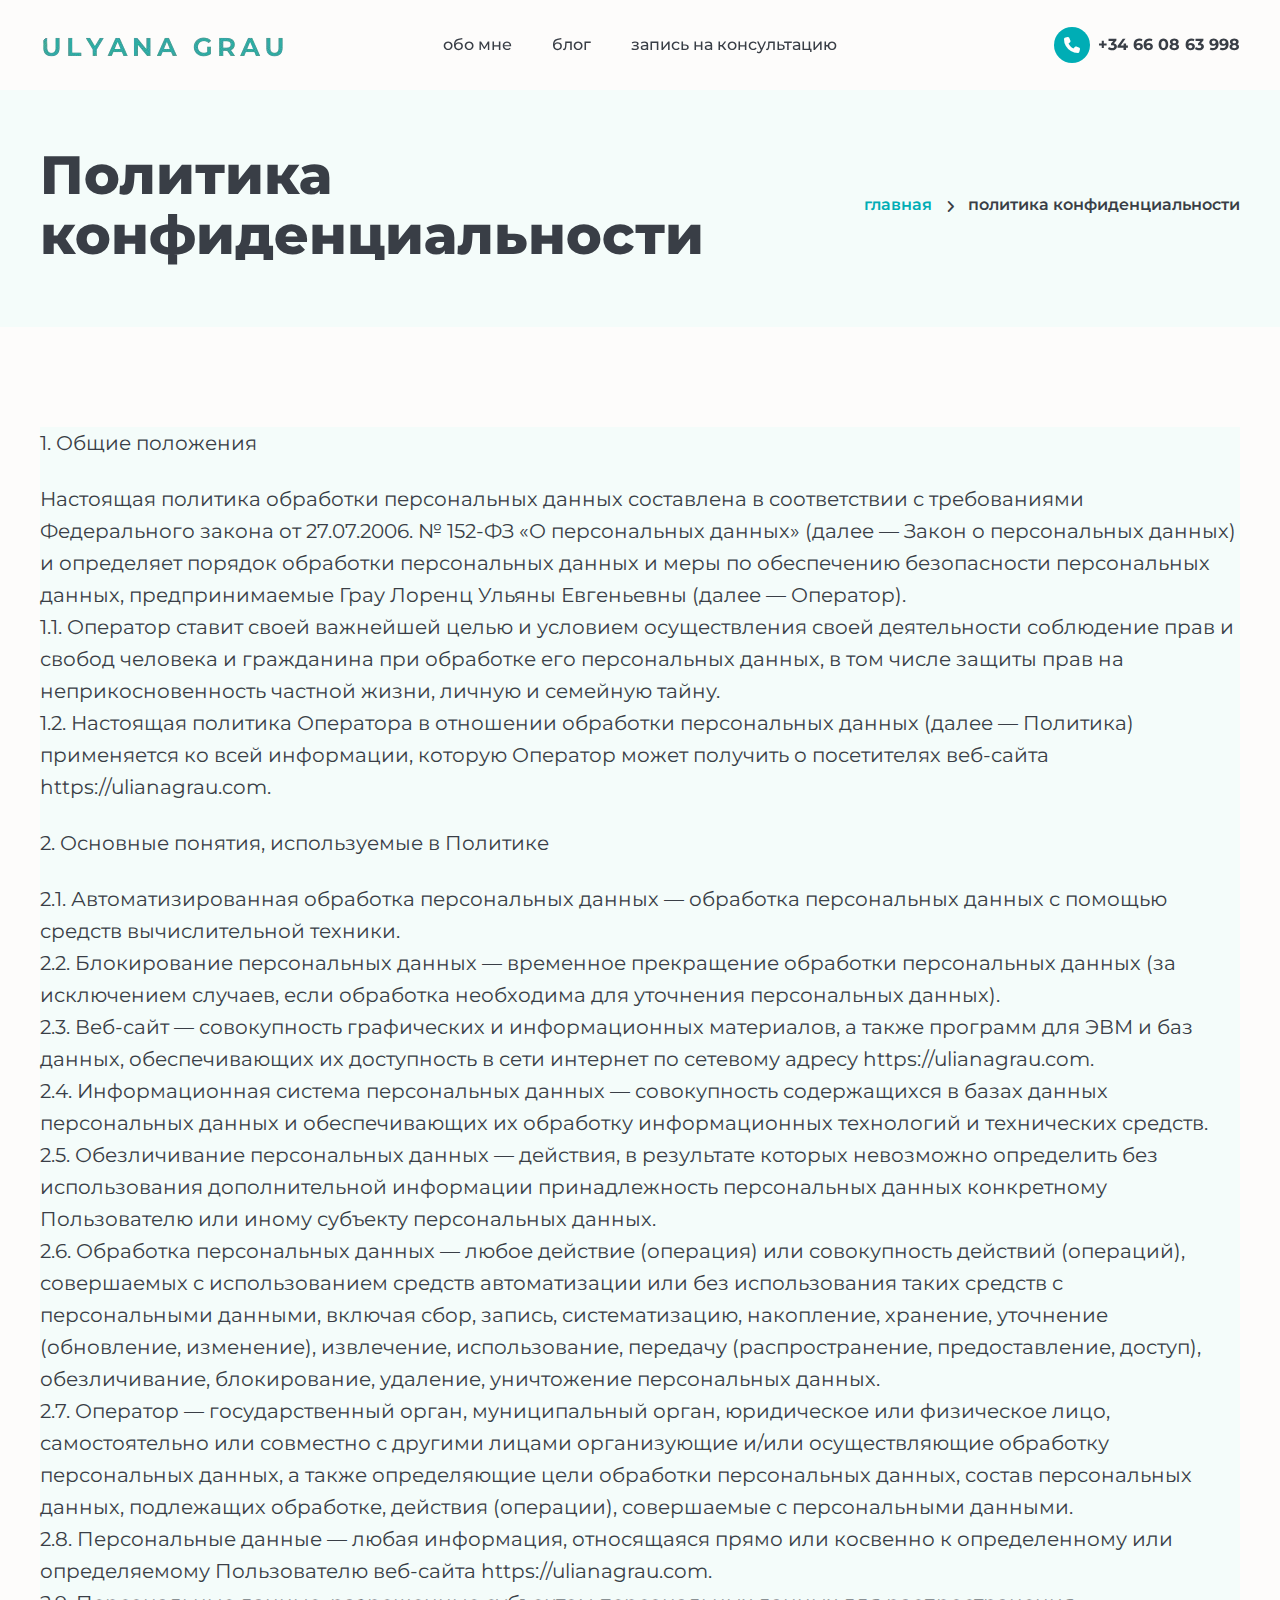
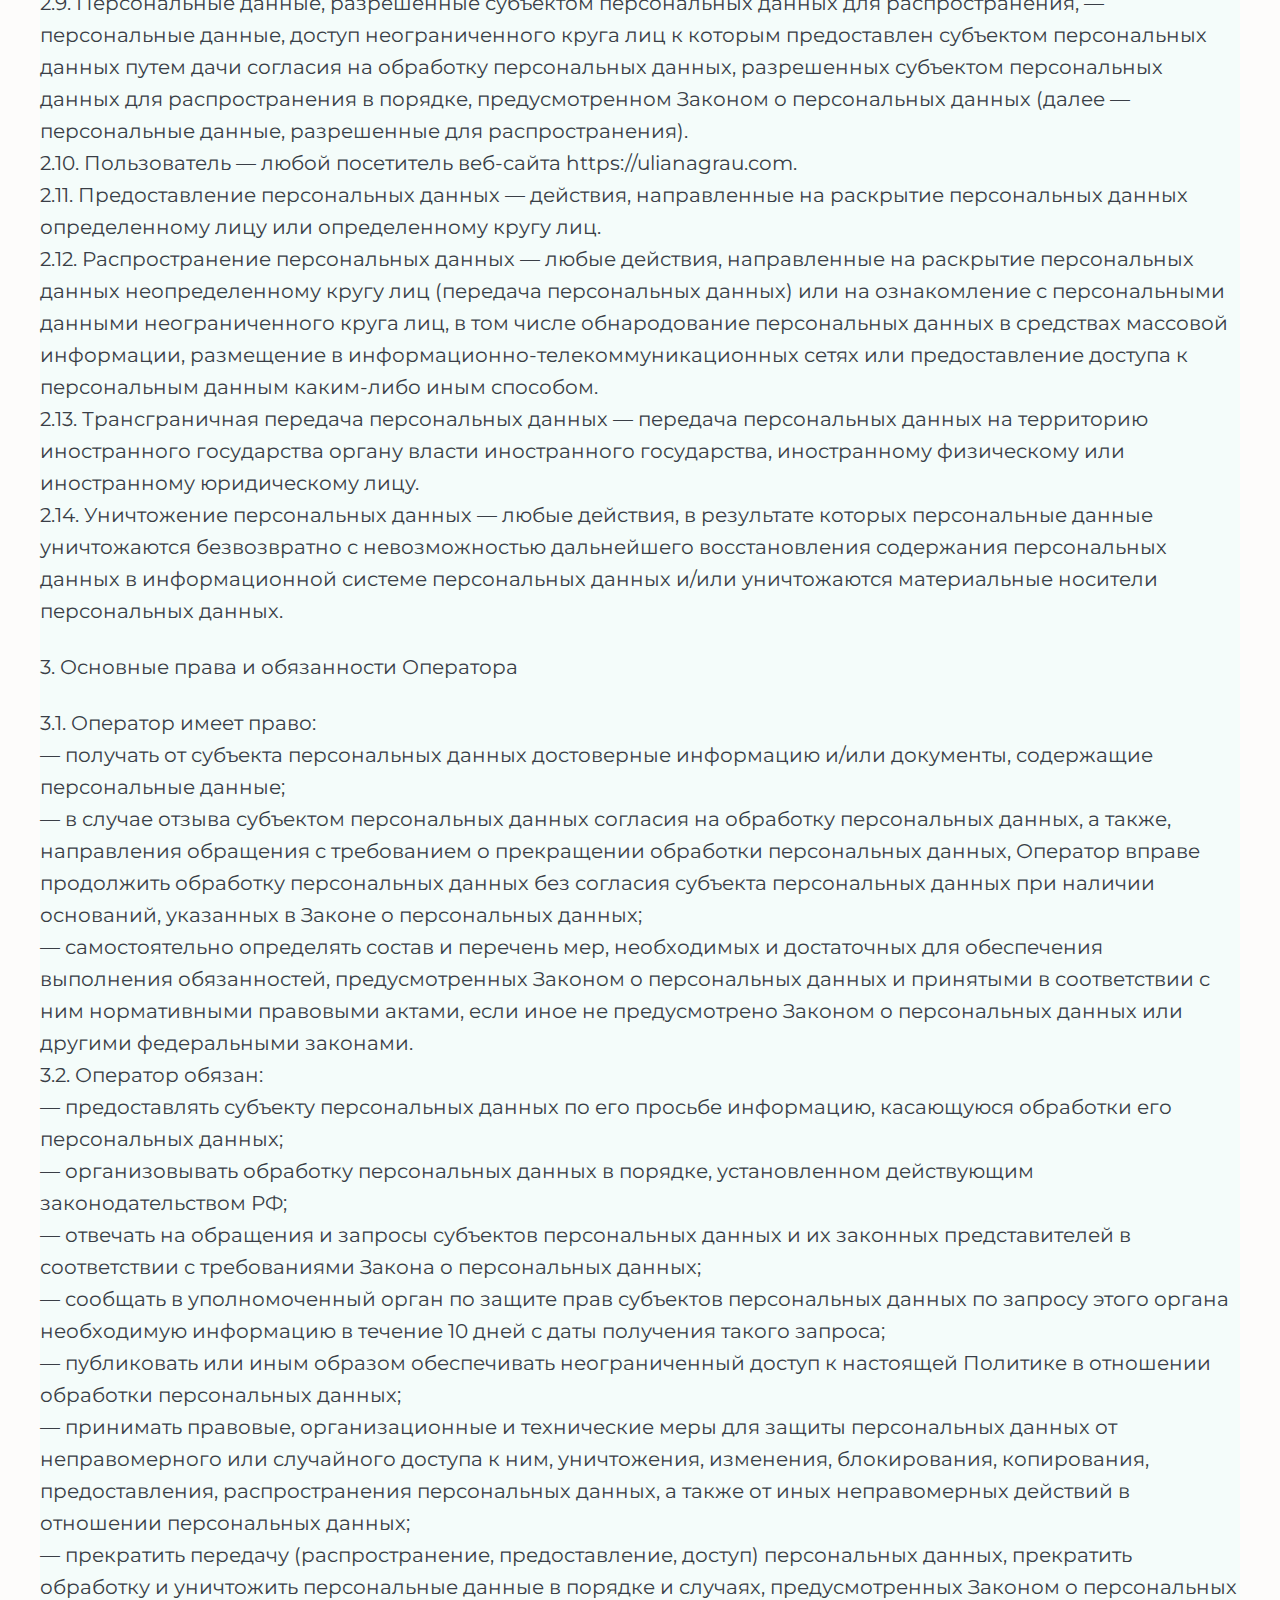
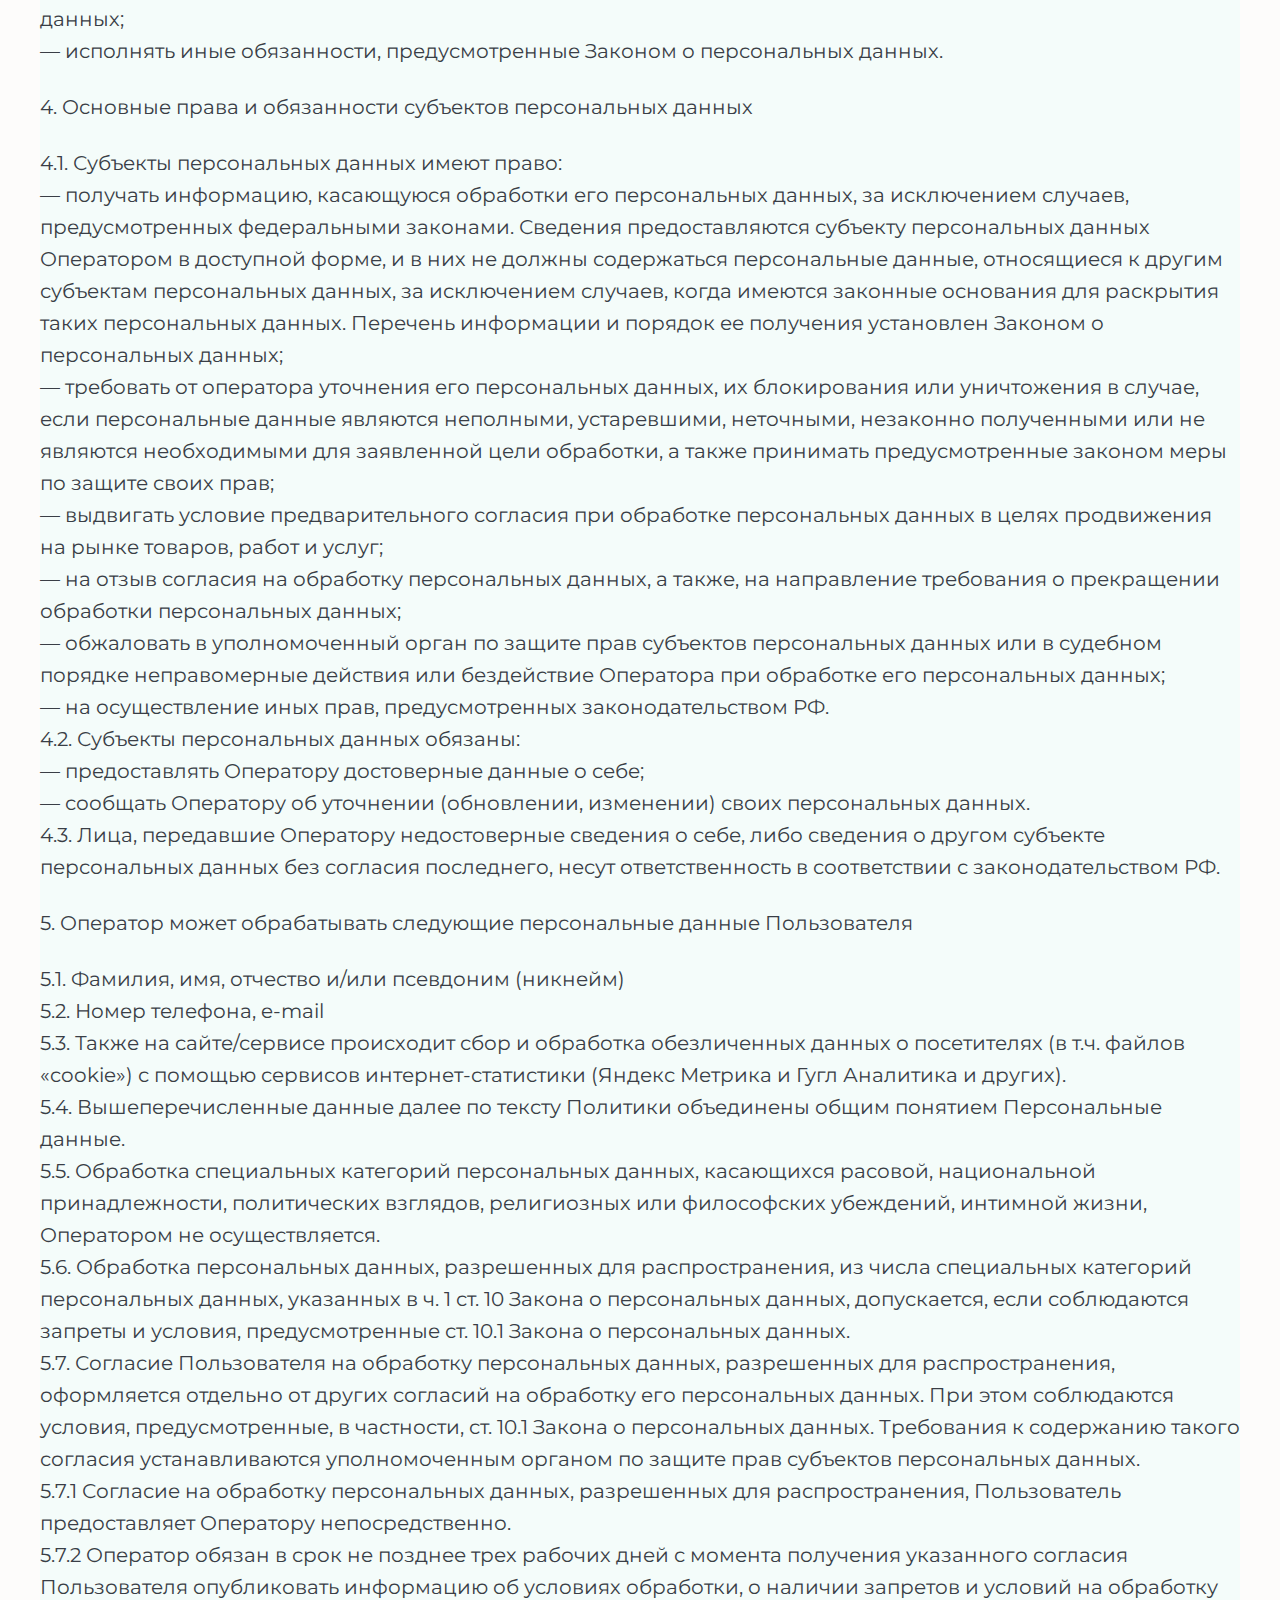
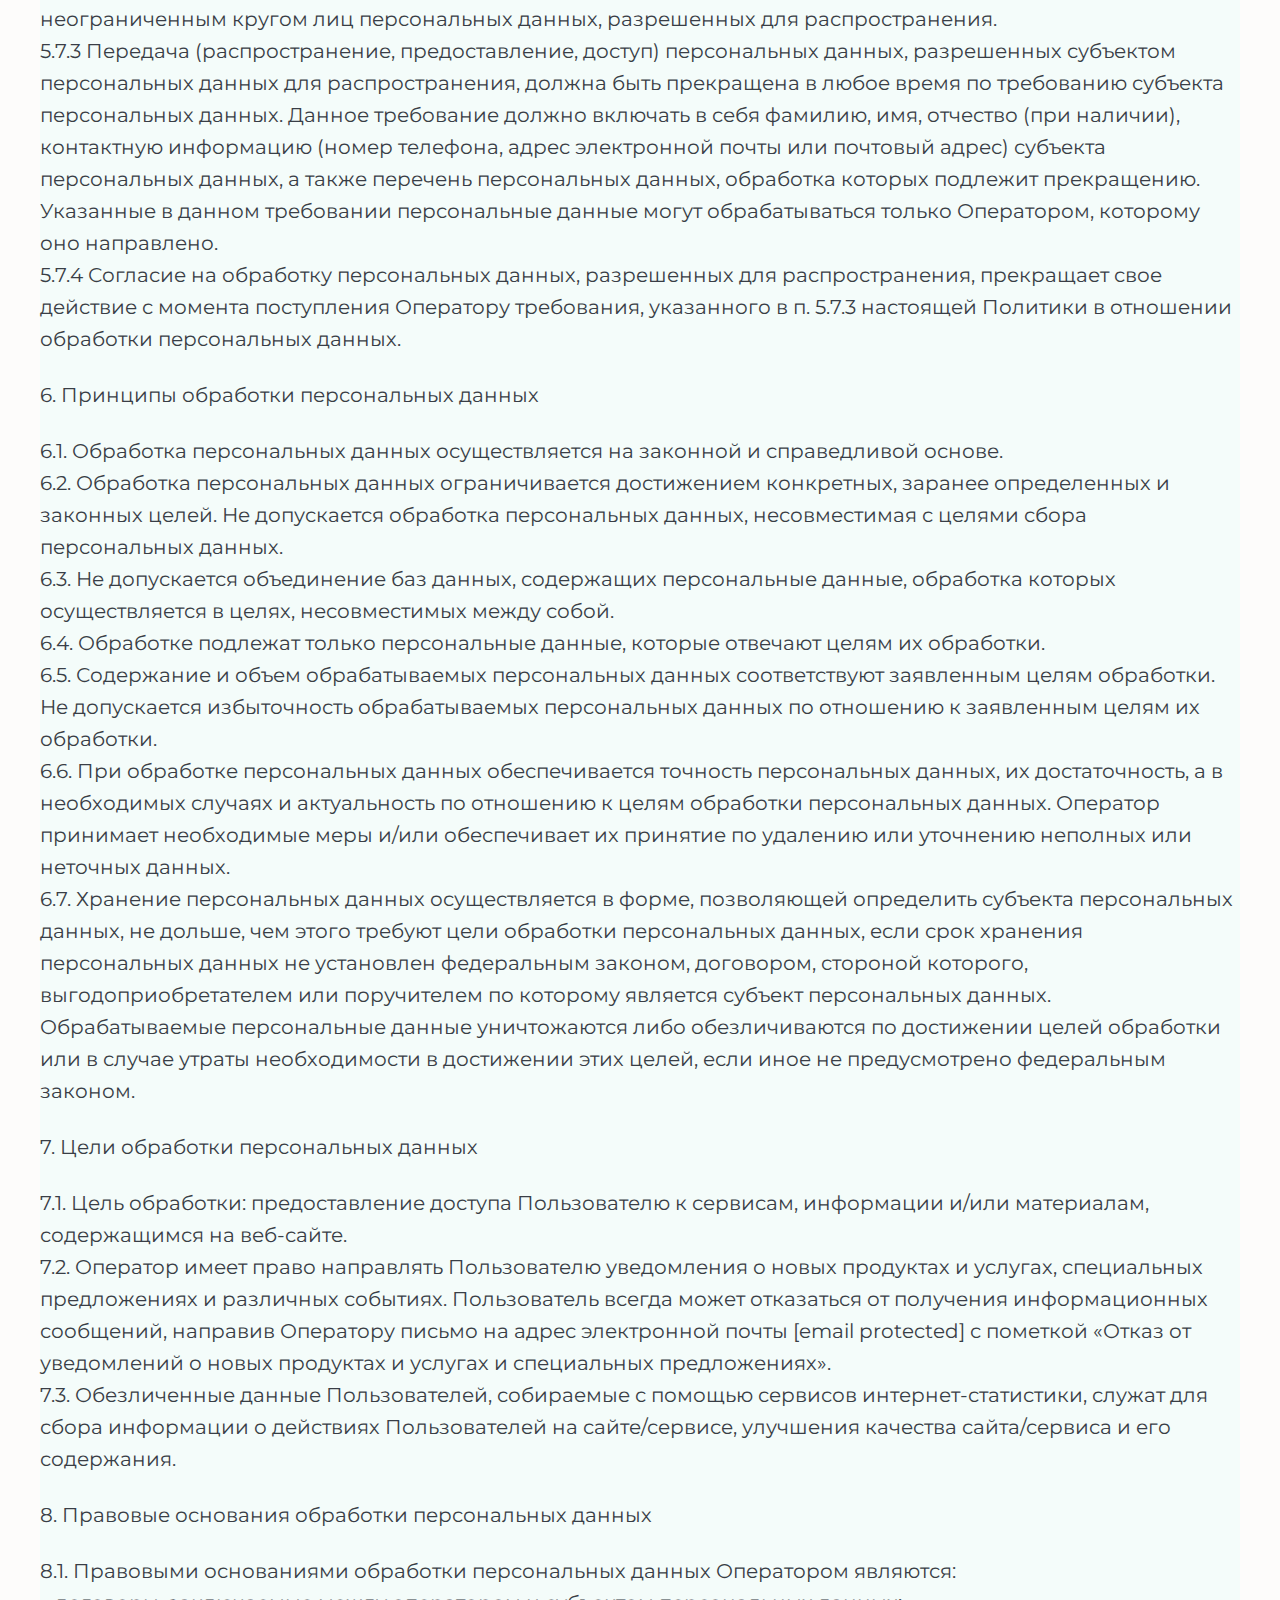
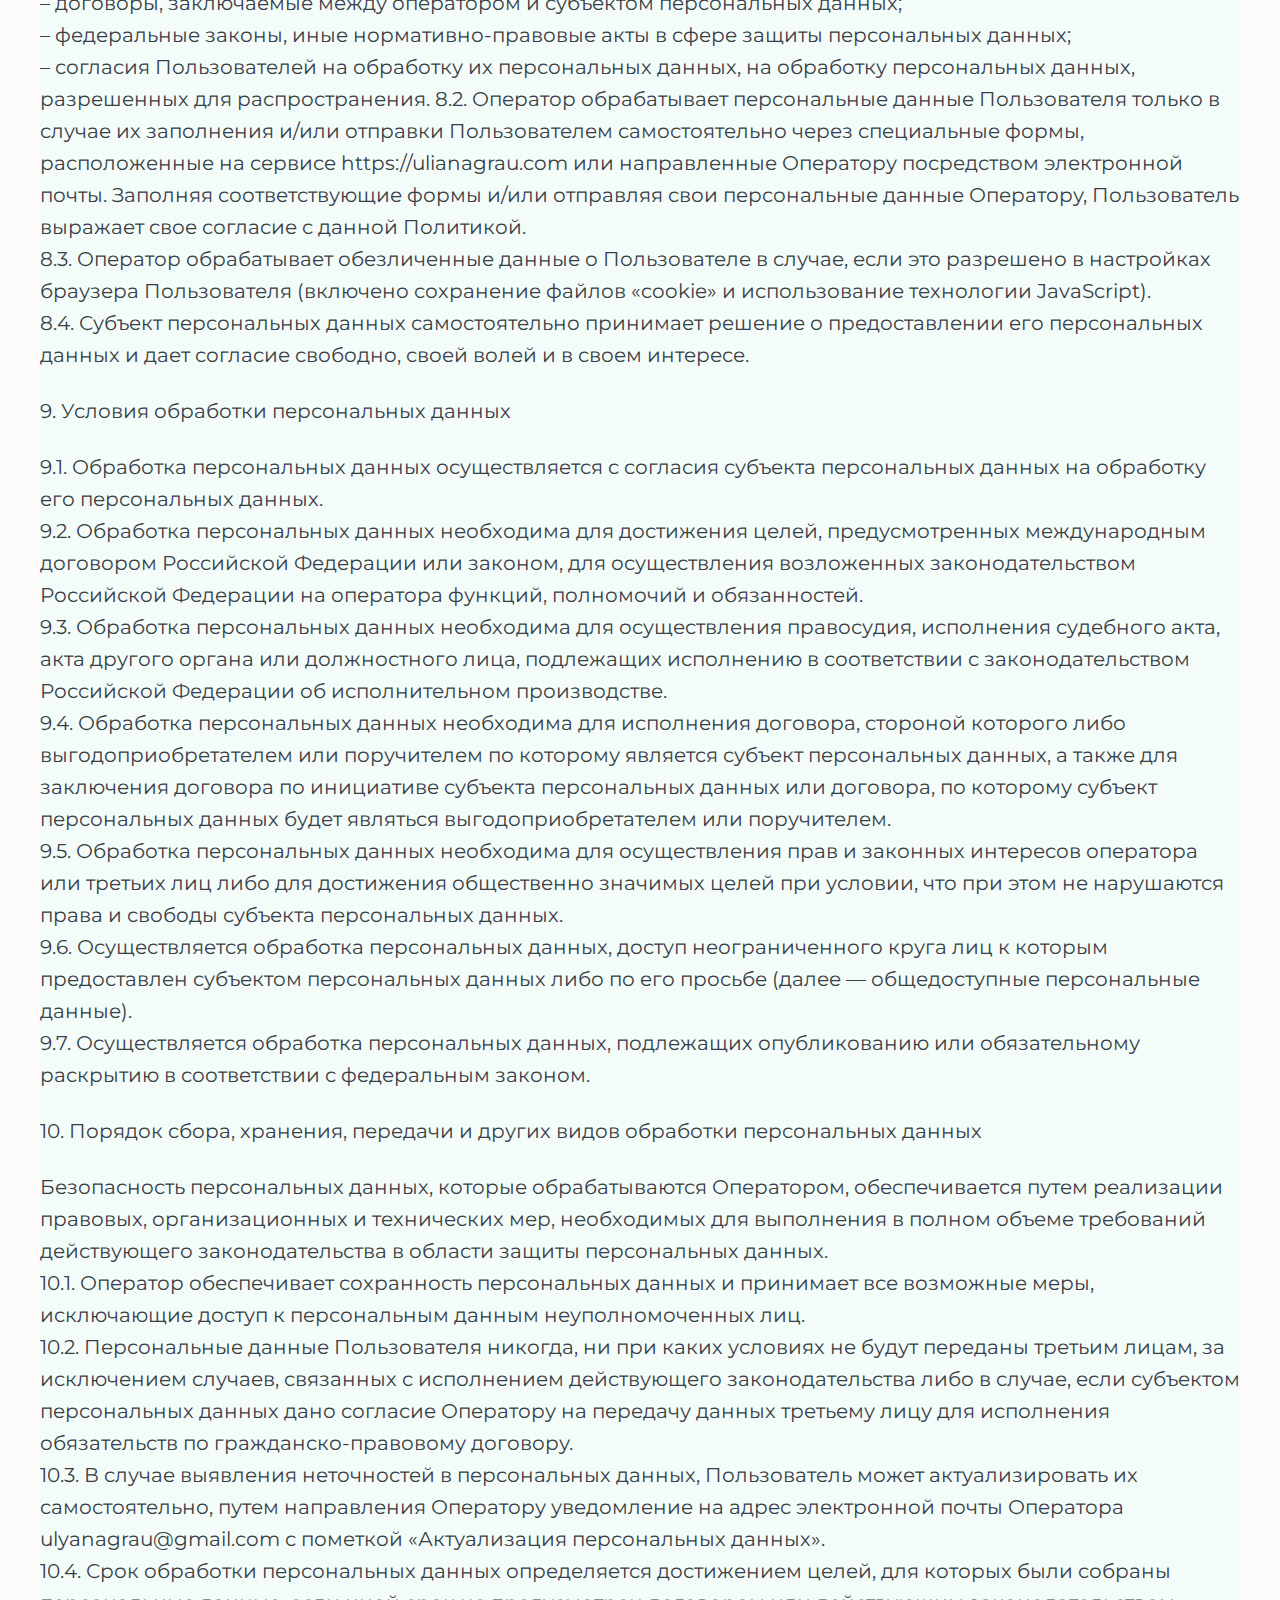
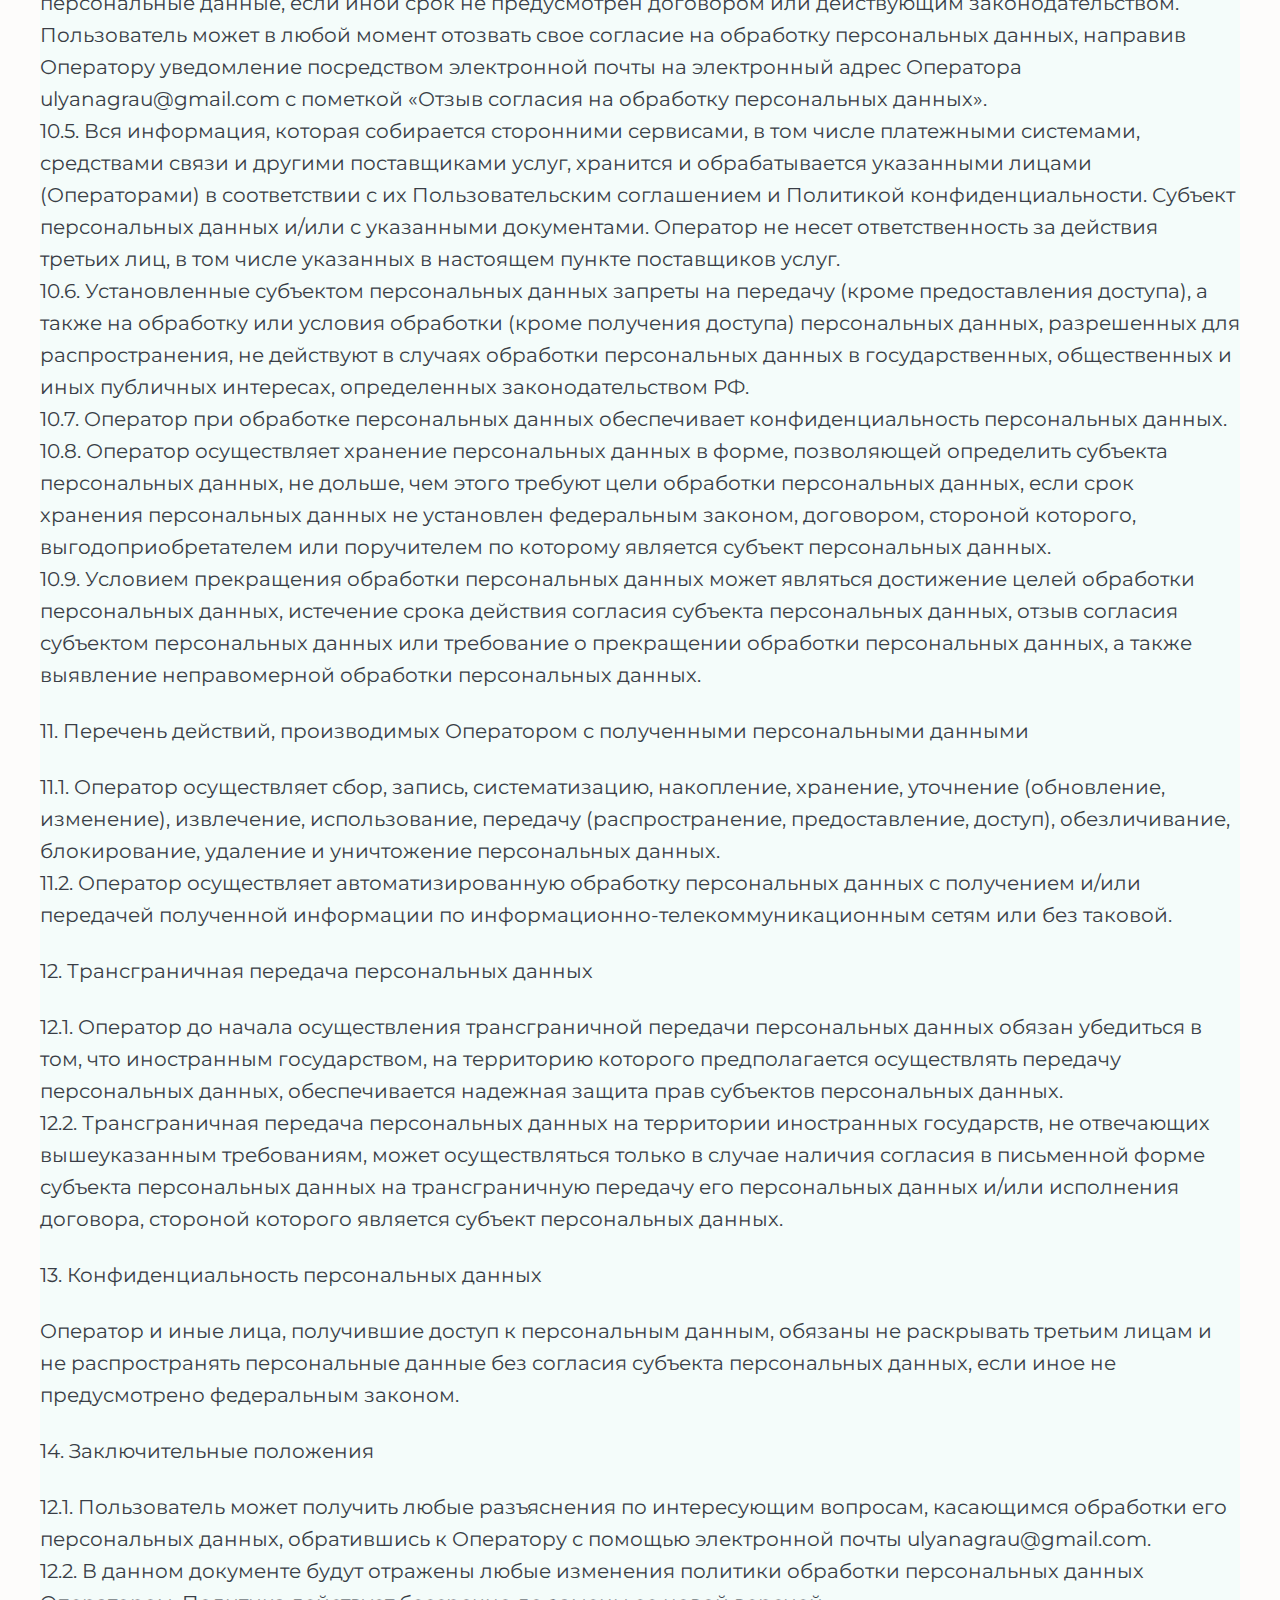
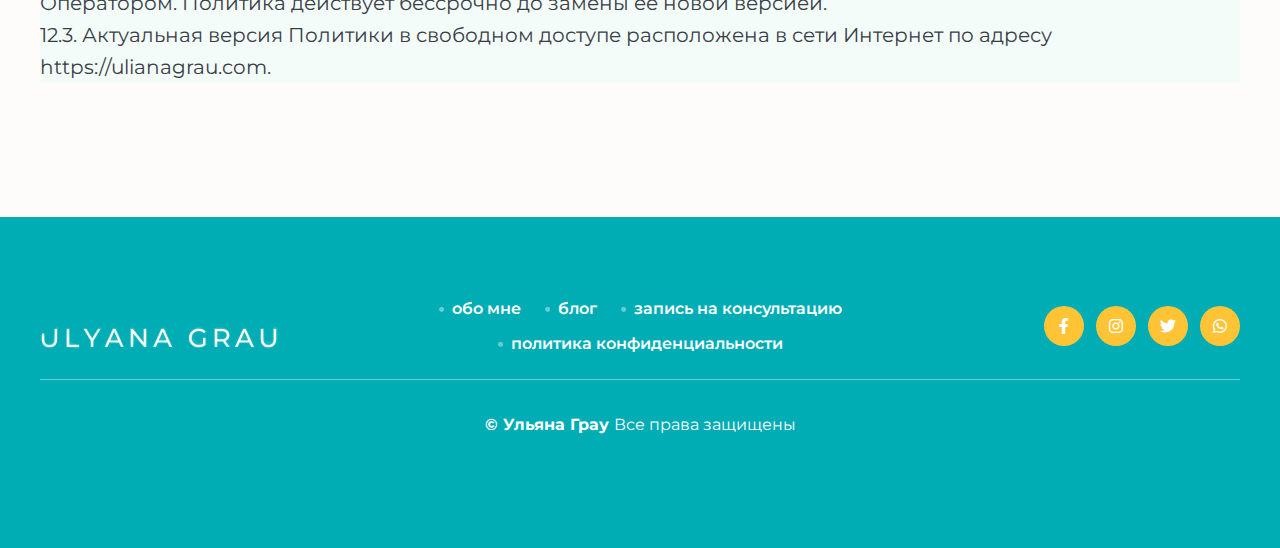
<file: private-police.html>
<!doctype html>
<html lang="en" xmlns="http://www.w3.org/1999/html">

<head>

  <meta charset="utf-8">
  <meta name="viewport" content="width=device-width, initial-scale=1, shrink-to-fit=no">
  <meta http-equiv="x-ua-compatible" content="ie=edge">

  <title>Service Details V.1 - Talking Minds – Psychotherapist Site Template</title>
  <link rel="shortcut icon" href="assets/images/site_logo/favourite_icon.svg">

  <!-- Fraimwork - CSS Include -->
  <link rel="stylesheet" type="text/css" href="assets/css/bootstrap.min.css">

  <!-- Icon Font - CSS Include -->
  <link rel="stylesheet" type="text/css" href="assets/css/fontawesome.min.css">

  <!-- Animation - CSS Include -->
  <link rel="stylesheet" type="text/css" href="assets/css/animate.min.css">

  <!-- Cursor - CSS Include -->
  <link rel="stylesheet" type="text/css" href="assets/css/cursor.min.css">

  <!-- Carousel - CSS Include -->
  <link rel="stylesheet" type="text/css" href="assets/css/slick.min.css">
  <link rel="stylesheet" type="text/css" href="assets/css/slick-theme.min.css">

  <!-- Video & Image Popup - CSS Include -->
  <link rel="stylesheet" type="text/css" href="assets/css/magnific-popup.min.css">

  <!-- Counter - CSS Include -->
  <link rel="stylesheet" type="text/css" href="assets/css/odometer.min.css">

  <!-- Custom - CSS Include -->
  <link rel="stylesheet" type="text/css" href="assets/css/style.css">

</head>


<body>

<!-- Body Wrap - Start -->
<div class="page_wrapper">

  <!-- Back To Top - Start -->
  <div class="backtotop">
    <a href="#" class="scroll">
      <i class="fa-solid fa-arrow-up"></i>
    </a>
  </div>
  <!-- Back To Top - End -->

  <!-- Site Header - Start
      ================================================== -->
  <header class="site_header">
    <div class="container">
      <div class="row align-items-center">
        <div class="col-lg-3 col-5">
          <div class="site_logo">
            <a class="site_link" href="index.html">
              <img src="assets/images/site_logo/site_logo_primary-u.png" alt="Site Logo">
            </a>
          </div>
        </div>
        <div class="col-lg-6 col-2">
          <nav class="main_menu navbar navbar-expand-lg">
            <div class="main_menu_inner collapse navbar-collapse justify-content-center" id="main_menu_dropdown">
              <ul class="main_menu_list unordered_list">

                <li>
                  <a class="nav-link" href="about.html">обо мне</a>
                </li>

                <li >
                  <a class="nav-link" href="blog.html">блог</a>
                </li>

                <li>
                  <a class="nav-link" href="contact.html">
                    запись на консультацию
                  </a>
                </li>
              </ul>
            </div>
          </nav>
        </div>
        <div class="col-lg-3 col-5">
          <ul class="header_btns_group unordered_list justify-content-end">
            <li>
              <button class="mobile_menu_btn" type="button" data-bs-toggle="collapse" data-bs-target="#main_menu_dropdown" aria-expanded="false" aria-label="Toggle navigation">
                <i class="far fa-bars"></i>
              </button>
            </li>
            <li>
              <a class="btn_hotline" href="tel:+34 66 08 63 998">
                    <span class="btn_icon">
                      <i class="fa-solid fa-phone"></i>
                    </span>
                <span class="btn_text">+34 66 08 63 998</span>
              </a>
            </li>
          </ul>
        </div>
      </div>
    </div>
  </header>
  <!-- Site Header - End
  ================================================== -->

  <!-- Main Body - Start
  ================================================== -->
  <main class="page_content">

    <!-- Page Banner - Start
    ================================================== -->
    <section class="page_banner decoration_wrapper">
      <div class="container">
        <div class="row align-items-center">
          <div class="col-lg-6">
            <h1 class="page_title mb-0">Политика конфиденциальности</h1>
          </div>
          <div class="col-lg-6">
            <ul class="breadcrumb_nav unordered_list justify-content-lg-end justify-content-center">
              <li><a href="index.html">главная</a></li>
              <li>политика конфиденциальности</li>
            </ul>
          </div>
        </div>
      </div>
    </section>
    <!-- Page Banner - End
    ================================================== -->

    <!-- Service Details Section - Start
    ================================================== -->
    <section class="service_details_section section_space_lg">
      <div class="container">
        <div class="row justify-content-center">
          <div class="col-lg-12">
            <div class="details_content bg_primary_light">
              <p class="mb-4 details_info_title">
                1. Общие положения
              </p>
              <p class="mb-4">
                Настоящая политика обработки персональных данных составлена в соответствии с требованиями Федерального закона от 27.07.2006. № 152-ФЗ «О персональных данных» (далее — Закон о персональных данных) и определяет порядок обработки персональных данных и меры по обеспечению безопасности персональных данных, предпринимаемые Грау Лоренц Ульяны Евгеньевны (далее — Оператор).
                </br>
                1.1. Оператор ставит своей важнейшей целью и условием осуществления своей деятельности соблюдение прав и свобод человека и гражданина при обработке его персональных данных, в том числе защиты прав на неприкосновенность частной жизни, личную и семейную тайну.
                </br>
                1.2. Настоящая политика Оператора в отношении обработки персональных данных (далее — Политика) применяется ко всей информации, которую Оператор может получить о посетителях веб-сайта https://ulianagrau.com.
              </p>
              <p class="mb-4">
                2. Основные понятия, используемые в Политике
              </p>

              <p class="mb-4">
                2.1. Автоматизированная обработка персональных данных — обработка персональных данных с помощью средств вычислительной техники.
                </br>
                2.2. Блокирование персональных данных — временное прекращение обработки персональных данных (за исключением случаев, если обработка необходима для уточнения персональных данных).
                </br>
                2.3. Веб-сайт — совокупность графических и информационных материалов, а также программ для ЭВМ и баз данных, обеспечивающих их доступность в сети интернет по сетевому адресу https://ulianagrau.com.
                </br>
                2.4. Информационная система персональных данных — совокупность содержащихся в базах данных персональных данных и обеспечивающих их обработку информационных технологий и технических средств.
                </br>
                2.5. Обезличивание персональных данных — действия, в результате которых невозможно определить без использования дополнительной информации принадлежность персональных данных конкретному Пользователю или иному субъекту персональных данных.
                </br>
                2.6. Обработка персональных данных — любое действие (операция) или совокупность действий (операций), совершаемых с использованием средств автоматизации или без использования таких средств с персональными данными, включая сбор, запись, систематизацию, накопление, хранение, уточнение (обновление, изменение), извлечение, использование, передачу (распространение, предоставление, доступ), обезличивание, блокирование, удаление, уничтожение персональных данных.
                </br>
                2.7. Оператор — государственный орган, муниципальный орган, юридическое или физическое лицо, самостоятельно или совместно с другими лицами организующие и/или осуществляющие обработку персональных данных, а также определяющие цели обработки персональных данных, состав персональных данных, подлежащих обработке, действия (операции), совершаемые с персональными данными.
                </br>
                2.8. Персональные данные — любая информация, относящаяся прямо или косвенно к определенному или определяемому Пользователю веб-сайта https://ulianagrau.com.
                </br>
                2.9. Персональные данные, разрешенные субъектом персональных данных для распространения, — персональные данные, доступ неограниченного круга лиц к которым предоставлен субъектом персональных данных путем дачи согласия на обработку персональных данных, разрешенных субъектом персональных данных для распространения в порядке, предусмотренном Законом о персональных данных (далее — персональные данные, разрешенные для распространения).
                </br>
                2.10. Пользователь — любой посетитель веб-сайта https://ulianagrau.com.
                </br>
                2.11. Предоставление персональных данных — действия, направленные на раскрытие персональных данных определенному лицу или определенному кругу лиц.
                </br>
                2.12. Распространение персональных данных — любые действия, направленные на раскрытие персональных данных неопределенному кругу лиц (передача персональных данных) или на ознакомление с персональными данными неограниченного круга лиц, в том числе обнародование персональных данных в средствах массовой информации, размещение в информационно-телекоммуникационных сетях или предоставление доступа к персональным данным каким-либо иным способом.
                </br>
                2.13. Трансграничная передача персональных данных — передача персональных данных на территорию иностранного государства органу власти иностранного государства, иностранному физическому или иностранному юридическому лицу.
                </br>
                2.14. Уничтожение персональных данных — любые действия, в результате которых персональные данные уничтожаются безвозвратно с невозможностью дальнейшего восстановления содержания персональных данных в информационной системе персональных данных и/или уничтожаются материальные носители персональных данных.
              </p>

              <p class="mb-4">
                3. Основные права и обязанности Оператора
              </p>
              <p class="mb-4">
                3.1. Оператор имеет право:
                </br>
                — получать от субъекта персональных данных достоверные информацию и/или документы, содержащие персональные данные;
                </br>
                — в случае отзыва субъектом персональных данных согласия на обработку персональных данных, а также, направления обращения с требованием о прекращении обработки персональных данных, Оператор вправе продолжить обработку персональных данных без согласия субъекта персональных данных при наличии оснований, указанных в Законе о персональных данных;
                </br>
                — самостоятельно определять состав и перечень мер, необходимых и достаточных для обеспечения выполнения обязанностей, предусмотренных Законом о персональных данных и принятыми в соответствии с ним нормативными правовыми актами, если иное не предусмотрено Законом о персональных данных или другими федеральными законами.
                </br>
                3.2. Оператор обязан:
                </br>
                — предоставлять субъекту персональных данных по его просьбе информацию, касающуюся обработки его персональных данных;
                </br>
                — организовывать обработку персональных данных в порядке, установленном действующим законодательством РФ;
                </br>
                — отвечать на обращения и запросы субъектов персональных данных и их законных представителей в соответствии с требованиями Закона о персональных данных;
                </br>
                — сообщать в уполномоченный орган по защите прав субъектов персональных данных по запросу этого органа необходимую информацию в течение 10 дней с даты получения такого запроса;
                </br>
                — публиковать или иным образом обеспечивать неограниченный доступ к настоящей Политике в отношении обработки персональных данных;
                </br>
                — принимать правовые, организационные и технические меры для защиты персональных данных от неправомерного или случайного доступа к ним, уничтожения, изменения, блокирования, копирования, предоставления, распространения персональных данных, а также от иных неправомерных действий в отношении персональных данных;
                </br>
                — прекратить передачу (распространение, предоставление, доступ) персональных данных, прекратить обработку и уничтожить персональные данные в порядке и случаях, предусмотренных Законом о персональных данных;
                </br>
                — исполнять иные обязанности, предусмотренные Законом о персональных данных.
              </p>

              <p class="mb-4">
                4. Основные права и обязанности субъектов персональных данных
              </p>
              <p class="mb-4">
                4.1. Субъекты персональных данных имеют право:
                </br>
                — получать информацию, касающуюся обработки его персональных данных, за исключением случаев, предусмотренных федеральными законами. Сведения предоставляются субъекту персональных данных Оператором в доступной форме, и в них не должны содержаться персональные данные, относящиеся к другим субъектам персональных данных, за исключением случаев, когда имеются законные основания для раскрытия таких персональных данных. Перечень информации и порядок ее получения установлен Законом о персональных данных;
                </br>
                — требовать от оператора уточнения его персональных данных, их блокирования или уничтожения в случае, если персональные данные являются неполными, устаревшими, неточными, незаконно полученными или не являются необходимыми для заявленной цели обработки, а также принимать предусмотренные законом меры по защите своих прав;
                </br>
                — выдвигать условие предварительного согласия при обработке персональных данных в целях продвижения на рынке товаров, работ и услуг;
                </br>
                — на отзыв согласия на обработку персональных данных, а также, на направление требования о прекращении обработки персональных данных;
                </br>
                — обжаловать в уполномоченный орган по защите прав субъектов персональных данных или в судебном порядке неправомерные действия или бездействие Оператора при обработке его персональных данных;
                </br>
                — на осуществление иных прав, предусмотренных законодательством РФ.
                </br>
                4.2. Субъекты персональных данных обязаны:
                </br>
                — предоставлять Оператору достоверные данные о себе;
                </br>
                — сообщать Оператору об уточнении (обновлении, изменении) своих персональных данных.
                </br>
                4.3. Лица, передавшие Оператору недостоверные сведения о себе, либо сведения о другом субъекте персональных данных без согласия последнего, несут ответственность в соответствии с законодательством РФ.
              </p>

              <p class="mb-4">
                5. Оператор может обрабатывать следующие персональные данные Пользователя
              </p>

              <p class="mb-4">
                5.1. Фамилия, имя, отчество и/или псевдоним (никнейм)
                </br>
                5.2. Номер телефона, e-mail
                </br>
                5.3. Также на сайте/сервисе происходит сбор и обработка обезличенных данных о посетителях (в т.ч. файлов «cookie») с помощью сервисов интернет-статистики (Яндекс Метрика и Гугл Аналитика и других).
                </br>
                5.4. Вышеперечисленные данные далее по тексту Политики объединены общим понятием Персональные данные.
                </br>
                5.5. Обработка специальных категорий персональных данных, касающихся расовой, национальной принадлежности, политических взглядов, религиозных или философских убеждений, интимной жизни, Оператором не осуществляется.
                </br>
                5.6. Обработка персональных данных, разрешенных для распространения, из числа специальных категорий персональных данных, указанных в ч. 1 ст. 10 Закона о персональных данных, допускается, если соблюдаются запреты и условия, предусмотренные ст. 10.1 Закона о персональных данных.
                </br>
                5.7. Согласие Пользователя на обработку персональных данных, разрешенных для распространения, оформляется отдельно от других согласий на обработку его персональных данных. При этом соблюдаются условия, предусмотренные, в частности, ст. 10.1 Закона о персональных данных. Требования к содержанию такого согласия устанавливаются уполномоченным органом по защите прав субъектов персональных данных.
                </br>
                5.7.1 Согласие на обработку персональных данных, разрешенных для распространения, Пользователь предоставляет Оператору непосредственно.
                </br>
                5.7.2 Оператор обязан в срок не позднее трех рабочих дней с момента получения указанного согласия Пользователя опубликовать информацию об условиях обработки, о наличии запретов и условий на обработку неограниченным кругом лиц персональных данных, разрешенных для распространения.
                </br>
                5.7.3 Передача (распространение, предоставление, доступ) персональных данных, разрешенных субъектом персональных данных для распространения, должна быть прекращена в любое время по требованию субъекта персональных данных. Данное требование должно включать в себя фамилию, имя, отчество (при наличии), контактную информацию (номер телефона, адрес электронной почты или почтовый адрес) субъекта персональных данных, а также перечень персональных данных, обработка которых подлежит прекращению. Указанные в данном требовании персональные данные могут обрабатываться только Оператором, которому оно направлено.
                </br>
                5.7.4 Согласие на обработку персональных данных, разрешенных для распространения, прекращает свое действие с момента поступления Оператору требования, указанного в п. 5.7.3 настоящей Политики в отношении обработки персональных данных.
              </p>

              <p class="mb-4">
                6. Принципы обработки персональных данных
              </p>
              <p class="mb-4">
                6.1. Обработка персональных данных осуществляется на законной и справедливой основе.
                </br>
                6.2. Обработка персональных данных ограничивается достижением конкретных, заранее определенных и законных целей. Не допускается обработка персональных данных, несовместимая с целями сбора персональных данных.
                </br>
                6.3. Не допускается объединение баз данных, содержащих персональные данные, обработка которых осуществляется в целях, несовместимых между собой.
                </br>
                6.4. Обработке подлежат только персональные данные, которые отвечают целям их обработки.
                </br>
                6.5. Содержание и объем обрабатываемых персональных данных соответствуют заявленным целям обработки. Не допускается избыточность обрабатываемых персональных данных по отношению к заявленным целям их обработки.
                </br>
                6.6. При обработке персональных данных обеспечивается точность персональных данных, их достаточность, а в необходимых случаях и актуальность по отношению к целям обработки персональных данных. Оператор принимает необходимые меры и/или обеспечивает их принятие по удалению или уточнению неполных или неточных данных.
                </br>
                6.7. Хранение персональных данных осуществляется в форме, позволяющей определить субъекта персональных данных, не дольше, чем этого требуют цели обработки персональных данных, если срок хранения персональных данных не установлен федеральным законом, договором, стороной которого, выгодоприобретателем или поручителем по которому является субъект персональных данных. Обрабатываемые персональные данные уничтожаются либо обезличиваются по достижении целей обработки или в случае утраты необходимости в достижении этих целей, если иное не предусмотрено федеральным законом.
              </p>

              <p class="mb-4">
                7. Цели обработки персональных данных
              </p>

              <p class="mb-4">
                7.1. Цель обработки: предоставление доступа Пользователю к сервисам, информации и/или материалам, содержащимся на веб-сайте.
                </br>
                7.2. Оператор имеет право направлять Пользователю уведомления о новых продуктах и услугах, специальных предложениях и различных событиях. Пользователь всегда может отказаться от получения информационных сообщений, направив Оператору письмо на адрес электронной почты [email protected] с пометкой «Отказ от уведомлений о новых продуктах и услугах и специальных предложениях».
                </br>
                7.3. Обезличенные данные Пользователей, собираемые с помощью сервисов интернет-статистики, служат для сбора информации о действиях Пользователей на сайте/сервисе, улучшения качества сайта/сервиса и его содержания.
              </p>

              <p class="mb-4">
                8. Правовые основания обработки персональных данных
              </p>
              <p class="mb-4">
                8.1. Правовыми основаниями обработки персональных данных Оператором являются:
                </br>
                – договоры, заключаемые между оператором и субъектом персональных данных;
                </br>
                – федеральные законы, иные нормативно-правовые акты в сфере защиты персональных данных;
                </br>
                – согласия Пользователей на обработку их персональных данных, на обработку персональных данных, разрешенных для распространения.
                8.2. Оператор обрабатывает персональные данные Пользователя только в случае их заполнения и/или отправки Пользователем самостоятельно через специальные формы, расположенные на сервисе https://ulianagrau.com или направленные Оператору посредством электронной почты. Заполняя соответствующие формы и/или отправляя свои персональные данные Оператору, Пользователь выражает свое согласие с данной Политикой.
                </br>
                8.3. Оператор обрабатывает обезличенные данные о Пользователе в случае, если это разрешено в настройках браузера Пользователя (включено сохранение файлов «cookie» и использование технологии JavaScript).
                </br>
                8.4. Субъект персональных данных самостоятельно принимает решение о предоставлении его персональных данных и дает согласие свободно, своей волей и в своем интересе.
              </p>


              <p class="mb-4">
                9. Условия обработки персональных данных
              </p>

              <p class="mb-4">
                9.1. Обработка персональных данных осуществляется с согласия субъекта персональных данных на обработку его персональных данных.
                </br>
                9.2. Обработка персональных данных необходима для достижения целей, предусмотренных международным договором Российской Федерации или законом, для осуществления возложенных законодательством Российской Федерации на оператора функций, полномочий и обязанностей.
                </br>
                9.3. Обработка персональных данных необходима для осуществления правосудия, исполнения судебного акта, акта другого органа или должностного лица, подлежащих исполнению в соответствии с законодательством Российской Федерации об исполнительном производстве.
                </br>
                9.4. Обработка персональных данных необходима для исполнения договора, стороной которого либо выгодоприобретателем или поручителем по которому является субъект персональных данных, а также для заключения договора по инициативе субъекта персональных данных или договора, по которому субъект персональных данных будет являться выгодоприобретателем или поручителем.
                </br>
                9.5. Обработка персональных данных необходима для осуществления прав и законных интересов оператора или третьих лиц либо для достижения общественно значимых целей при условии, что при этом не нарушаются права и свободы субъекта персональных данных.
                </br>
                9.6. Осуществляется обработка персональных данных, доступ неограниченного круга лиц к которым предоставлен субъектом персональных данных либо по его просьбе (далее — общедоступные персональные данные).
                </br>
                9.7. Осуществляется обработка персональных данных, подлежащих опубликованию или обязательному раскрытию в соответствии с федеральным законом.
              </p>

              <p class="mb-4">
                10. Порядок сбора, хранения, передачи и других видов обработки персональных данных
              </p>

              <p class="mb-4">
                Безопасность персональных данных, которые обрабатываются Оператором, обеспечивается путем реализации правовых, организационных и технических мер, необходимых для выполнения в полном объеме требований действующего законодательства в области защиты персональных данных.
                </br>
                10.1. Оператор обеспечивает сохранность персональных данных и принимает все возможные меры, исключающие доступ к персональным данным неуполномоченных лиц.
                </br>
                10.2. Персональные данные Пользователя никогда, ни при каких условиях не будут переданы третьим лицам, за исключением случаев, связанных с исполнением действующего законодательства либо в случае, если субъектом персональных данных дано согласие Оператору на передачу данных третьему лицу для исполнения обязательств по гражданско-правовому договору.
                </br>
                10.3. В случае выявления неточностей в персональных данных, Пользователь может актуализировать их самостоятельно, путем направления Оператору уведомление на адрес электронной почты Оператора ulyanagrau@gmail.com с пометкой «Актуализация персональных данных».
                </br>
                10.4. Срок обработки персональных данных определяется достижением целей, для которых были собраны персональные данные, если иной срок не предусмотрен договором или действующим законодательством.
                Пользователь может в любой момент отозвать свое согласие на обработку персональных данных, направив Оператору уведомление посредством электронной почты на электронный адрес Оператора ulyanagrau@gmail.com с пометкой «Отзыв согласия на обработку персональных данных».
                </br>
                10.5. Вся информация, которая собирается сторонними сервисами, в том числе платежными системами, средствами связи и другими поставщиками услуг, хранится и обрабатывается указанными лицами (Операторами) в соответствии с их Пользовательским соглашением и Политикой конфиденциальности. Субъект персональных данных и/или с указанными документами. Оператор не несет ответственность за действия третьих лиц, в том числе указанных в настоящем пункте поставщиков услуг.
                </br>
                10.6. Установленные субъектом персональных данных запреты на передачу (кроме предоставления доступа), а также на обработку или условия обработки (кроме получения доступа) персональных данных, разрешенных для распространения, не действуют в случаях обработки персональных данных в государственных, общественных и иных публичных интересах, определенных законодательством РФ.
                </br>
                10.7. Оператор при обработке персональных данных обеспечивает конфиденциальность персональных данных.
                </br>
                10.8. Оператор осуществляет хранение персональных данных в форме, позволяющей определить субъекта персональных данных, не дольше, чем этого требуют цели обработки персональных данных, если срок хранения персональных данных не установлен федеральным законом, договором, стороной которого, выгодоприобретателем или поручителем по которому является субъект персональных данных.
                </br>
                10.9. Условием прекращения обработки персональных данных может являться достижение целей обработки персональных данных, истечение срока действия согласия субъекта персональных данных, отзыв согласия субъектом персональных данных или требование о прекращении обработки персональных данных, а также выявление неправомерной обработки персональных данных.
              </p>

              <p class="mb-4">
                11. Перечень действий, производимых Оператором с полученными персональными данными
              </p>

              <p class="mb-4">
                11.1. Оператор осуществляет сбор, запись, систематизацию, накопление, хранение, уточнение (обновление, изменение), извлечение, использование, передачу (распространение, предоставление, доступ), обезличивание, блокирование, удаление и уничтожение персональных данных.
                </br>
                11.2. Оператор осуществляет автоматизированную обработку персональных данных с получением и/или передачей полученной информации по информационно-телекоммуникационным сетям или без таковой.
              </p>

              <p class="mb-4">
                12. Трансграничная передача персональных данных
              </p>
              <p class="mb-4">
                12.1. Оператор до начала осуществления трансграничной передачи персональных данных обязан убедиться в том, что иностранным государством, на территорию которого предполагается осуществлять передачу персональных данных, обеспечивается надежная защита прав субъектов персональных данных.
                </br>
                12.2. Трансграничная передача персональных данных на территории иностранных государств, не отвечающих вышеуказанным требованиям, может осуществляться только в случае наличия согласия в письменной форме субъекта персональных данных на трансграничную передачу его персональных данных и/или исполнения договора, стороной которого является субъект персональных данных.
              </p>

              <p class="mb-4">
                13. Конфиденциальность персональных данных
              </p>
              <p class="mb-4">
                Оператор и иные лица, получившие доступ к персональным данным, обязаны не раскрывать третьим лицам и не распространять персональные данные без согласия субъекта персональных данных, если иное не предусмотрено федеральным законом.
               </p>

              <p class="mb-4">
                14. Заключительные положения
              </p>
              <p class="mb-4">
                12.1. Пользователь может получить любые разъяснения по интересующим вопросам, касающимся обработки его персональных данных, обратившись к Оператору с помощью электронной почты ulyanagrau@gmail.com.
                </br>
                12.2. В данном документе будут отражены любые изменения политики обработки персональных данных Оператором. Политика действует бессрочно до замены ее новой версией.
                </br>
                12.3. Актуальная версия Политики в свободном доступе расположена в сети Интернет по адресу https://ulianagrau.com.
              </p>
            </div>
          </div>
        </div>
      </div>
    </section>
  </main>
  <!-- Main Body - End
  ================================================== -->

  <!-- Site Footer - Start
        ================================================== -->
  <footer class="site_footer bg_primary">
    <div class="container">
      <div class="site_footer_content">
        <div class="row align-items-center">
          <div class="col-lg-3">
            <div class="site_logo">
              <a class="site_link" href="index.html">
                <img src="assets/images/site_logo/footer.png" alt="Site Logo">
              </a>
            </div>
          </div>
          <div class="col-lg-6">
            <ul class="info_list unordered_list justify-content-center">
              <li>
                <a href="about.html">
                      <span class="info_icon">
                        <i class="fa-solid fa-circle"></i>
                      </span>
                  <span class="info_text">обо мне</span>
                </a>
              </li>

              <li>
                <a href="blog.html">
                      <span class="info_icon">
                        <i class="fa-solid fa-circle"></i>
                      </span>
                  <span class="info_text">блог</span>
                </a>
              </li>
              <li>
                <a href="contact.html">
                      <span class="info_icon">
                        <i class="fa-solid fa-circle"></i>
                      </span>
                  <span class="info_text">запись на консультацию</span>
                </a>
              </li>

              <li class="mb-4">
                <a href="private-police.html">
                      <span class="info_icon">
                        <i class="fa-solid fa-circle"></i>
                      </span>
                  <span class="info_text ">политика конфиденциальности</span>
                </a>
              </li>

            </ul>
          </div>
          <div class="col-lg-3">
            <ul class="social_links unordered_list justify-content-center justify-content-lg-end mb-3">
              <li><a href="#!"><i class="fa-brands fa-facebook-f"></i></a></li>
              <li><a href="#!"><i class="fa-brands fa-instagram"></i></a></li>
              <li><a href="#!"><i class="fa-brands fa-twitter"></i></a></li>
              <li><a href="#!"><i class="fa-brands fa-whatsapp"></i></a></li>
            </ul>
          </div>
        </div>

        <div class="copyright_widget text-center">
          <p class="copyright_text m-0"><b>© Ульяна Грау </b> Все права защищены</p>
        </div>
      </div>
    </div>
  </footer>
  <!-- Site Footer - End
  ================================================== -->

</div>
<!-- Body Wrap - End -->

<!-- Fraimwork - Jquery Include -->
<script src="assets/js/jquery.min.js"></script>
<script src="assets/js/popper.min.js"></script>
<script src="assets/js/bootstrap.min.js"></script>
<script src="assets/js/bootstrap-dropdown-ml-hack.min.js"></script>

<!-- animation - jquery include -->
<script src="assets/js/cursor.min.js"></script>

<!-- Carousel - Jquery Include -->
<script src="assets/js/slick.min.js"></script>

<!-- Video & Image Popup - Jquery Include -->
<script src="assets/js/magnific-popup.min.js"></script>

<!-- Counter - Jquery Include -->
<script src="assets/js/appear.min.js"></script>
<script src="assets/js/odometer.min.js"></script>

<!-- Custom - Jquery Include -->
<script src="assets/js/main.js"></script>

</body>
</html>
</file>
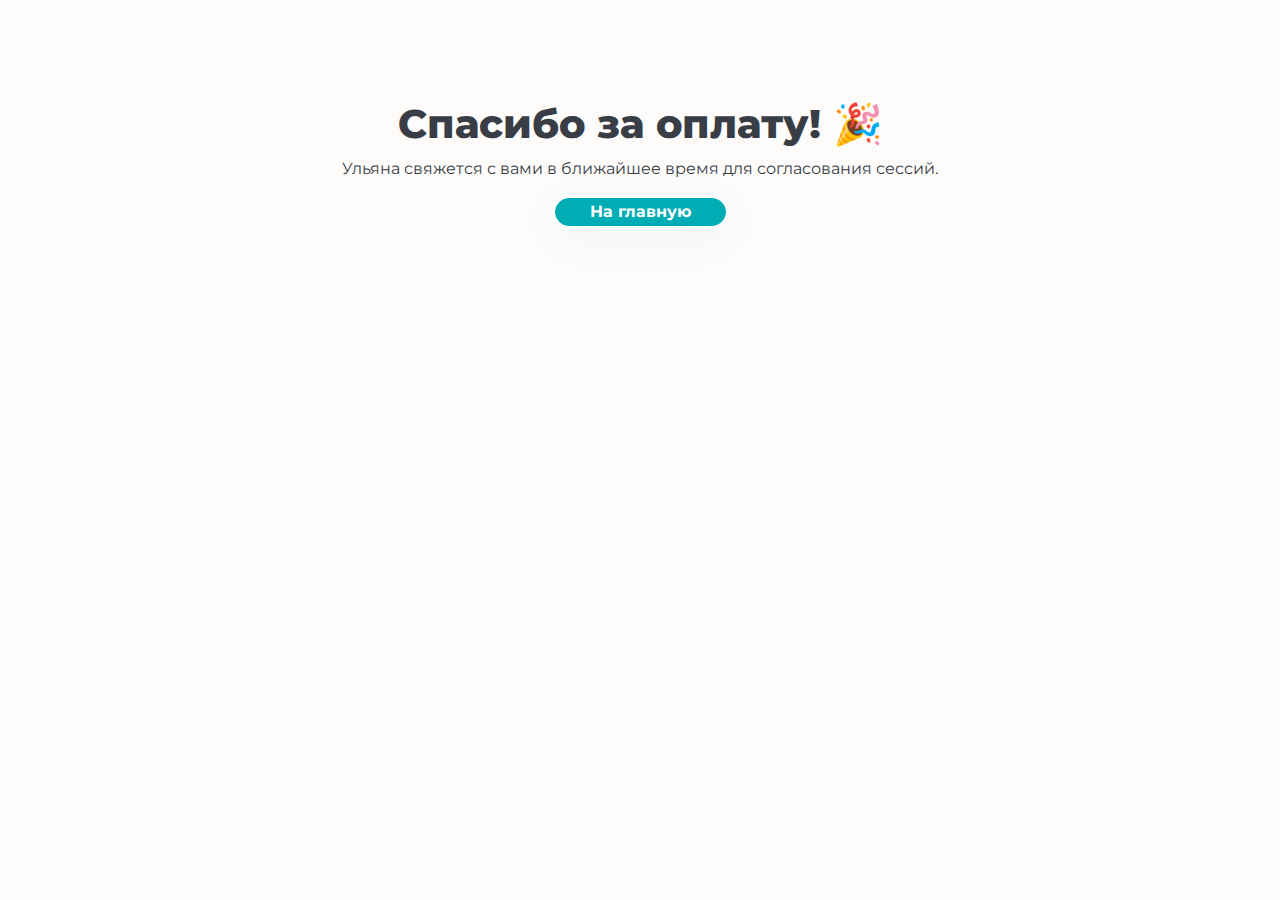
<file: success.html>
<!DOCTYPE html>
<html lang="ru">
<head>
  <meta charset="UTF-8">
  <title>Оплата прошла успешно</title>
  <link rel="stylesheet" href="assets/css/bootstrap.min.css">
  <link rel="stylesheet" href="assets/css/style.css">
</head>
<body>
  <div style="text-align:center; padding: 100px 20px;">
    <h1>Спасибо за оплату! 🎉</h1>
    <p>Ульяна свяжется с вами в ближайшее время для согласования сессий.</p>
    <a href="/" class="btn btn-primary">На главную</a>
  </div>
</body>
</html>
</file>
<file: public/assets/css/style.css>
@charset "UTF-8";
/* Table Of Content - start
================================================== */
/*
* Project Name   :  Talking Minds – Psychotherapist Site Template
* File           :  CSS Base
* Version        :  1.0.0
* Last change    :  19 August 2023, Saturday
* Author         :  Merkulove (https://1.envato.market/tf-merkulove)

==================================================

1 - Template Global Settings
* - 1.1 - Template Fonts
* - 1.2 - Template Reset

2 - Template Elements
* - 2.01 - Template Colors
* - 2.02 - Template CSS Animations
* - 2.03 - Backtotop Button
* - 2.04 - Template Gapping or Spacing
* - 2.05 - Order & Unorder List
* - 2.06 - Buttons
* - 2.07 - Typography
* - 2.08 - Authorbox
* - 2.09 - Carousel or Slider
* - 2.10 - Image
* - 2.11 - Form
* - 2.12 - Video
* - 2.13 - Social Icons
* - 2.14 - Counter
* - 2.15 - Rating Star
* - 2.16 - Accordion
* - 2.17 - Pagination Nav

3 - Template Parts
* - 3.01 - Site Header
* - 3.02 - Site Footer
* - 3.03 - Page Header, Page Banner, Breadcrumb
* - 3.04 - Sidebar

4 - Template Components
* - 4.01 - Page Hero Section
* - 4.02 - Service
* - 4.03 - Team
* - 4.04 - Pricing
* - 4.05 - Certificate
* - 4.06 - Work Process
* - 4.07 - Policy
* - 4.08 - Gallery
* - 4.09 - Comment
* - 4.10 - Blog
* - 4.11 - Testimonial
* - 4.12 - Consultation

5 - Template Pages
* - 5.01 - About Page
* - 5.02 - All Details Pages
* - 5.03 - Contact Page
* - 5.04 - Error Page

*/
/* Table Of Content - end
================================================== */

@import url('https://fonts.googleapis.com/css2?family=Montserrat:wght@300;400;500;600;700;800&family=Noto+Sans:wght@300&display=swap');

:root {
  --bs-body-font-family: "Montserrat","Noto Sans", sans-serif;
  --bs-font-body: "Montserrat","Noto Sans", sans-serif;
  --bs-font-heading: "Montserrat","Noto Sans", sans-serif;
  --bs-body-font-weight: 400;
  --bs-body-font-size: 18px;
  --bs-body-line-height: 28px;
  --bs-body-font-size-md: 20px;
  --bs-body-line-height-md: 30px;
  --bs-body-color: #393e46;
  --bs-body-color-rgb: 81,86,93;
  --bs-transition: all 0.4s cubic-bezier(0.25, 1, 0.5, 1);
  --bs-primary: #00ADB5;
  --bs-secondary: #FFC436;
  --bs-dark: #393E46;
  --bs-primary-rgb: rgb(166, 227, 233);
  --bs-secondary-rgb: #FFC436;
  --bs-dark-rgb: #393E46;
  --bs-primary-bg-subtle: #F4FCFA;
  --bs-secondary-bg-subtle: #FEF3DE;
  --bs-link-color: var(--bs-primary);
  --bs-link-color-rgb: var(--bs-primary-rgb);
  --bs-link-hover-color: #00CFC3;
  --bs-link-hover-color-rgb: 166, 227, 233;
  --bs-highlight-bg: var(--bs-primary);
  --bs-border-width: 1px;
  --bs-border-style: solid;
  --bs-border-color: #C9CED3;
  --bs-border-radius: 24px;
  --bs-border-radius-sm: 6px;
  --bs-border-radius-lg: 30px;
  --bs-border-radius-xl: 80px 0 80px 0;
  --bs-border-radius-xxl: 150px 0 150px 0;
  --bs-border-radius-pill: 100%;
  --bs-box-shadow: 0px 1px 2px 1px rgba(43, 171, 160, 0.14);
  --bs-box-shadow-lg: 0px 20px 40px 0px rgba(43, 171, 160, 0.08);
  --bs-focus-ring-width: 20px;
  --bs-focus-ring-opacity: 0.25;
  --bs-focus-ring-color: rgba(38, 171, 163, 0.25);
}

/* 1.1 - Template Fonts - Start
================================================== */
/* 1.1 - Template Fonts - End
================================================== */
/* 1.2 - Template Reset - Start
================================================== */
body {
  margin: 0;
  padding: 0;
  font-size: var(--bs-body-font-size);
  font-weight: var(--bs-body-font-weight);
  line-height: var(--bs-body-line-height);
  font-style: normal;
  color: var(--bs-body-color);
  font-family: var(--bs-font-body);
  background-color: var(--bs-body-bg);
  text-rendering: optimizelegibility;
  -moz-osx-font-smoothing: grayscale;
  -webkit-font-smoothing: antialiased;
}

.page_wrapper {
  overflow: hidden;
  position: relative;
}

iframe {
  border: none;
}

a:focus,
a:active,
input,
input:hover,
input:focus,
input:active,
textarea,
textarea:hover,
textarea:focus,
textarea:active {
  outline: none;
}

img:not([draggable]),
embed,
object,
video {
  height: auto;
  max-width: 100%;
}

img {
  border: none;
  height: auto;
  max-width: 100%;
  -webkit-user-select: none;
  -moz-user-select: none;
  -ms-user-select: none;
  user-select: none;
  vertical-align: middle;
}

a {
  outline: 0;
  display: inline-block;
  text-decoration: none;
  font-family: var(--bs-font-heading);
  -webkit-transition: var(--bs-transition);
  transition: var(--bs-transition);
}
a:active, a:focus, a:hover, a:visited {
  outline: 0;
  text-decoration: none;
}

button {
  padding: 0px;
  border: none;
  outline: none;
  background: none;
  display: inline-block;
  font-family: var(--bs-font-heading);
  -webkit-transition: var(--bs-transition);
  transition: var(--bs-transition);
}
button:focus {
  outline: none;
}

h1, h2, h3, h4, h5, h6 {
  font-weight: 800;
  color: var(--bs-dark);
  font-family: var(--bs-font-heading);
}

hr {
  opacity: 1;
  height: 1px;
  border: none;
  margin: 25px 0;
  background-color: var(--bs-border-color);
}

mark {
  padding: 0;
  color: var(--bs-primary);
  background-color: transparent;
}

.container {
  max-width: 1440px;
  padding-left: 15px;
  padding-right: 15px;
}

.row {
  margin: -15px;
}

[class*=col-] {
  padding: 15px;
}

.dropdown-menu {
  padding: 8px 0;
  margin-top: 20px;
  border-radius: 8px;
  background-color: var(--bs-white);
  border: 1px solid rgba(38, 171, 163, 0.3);
  -webkit-box-shadow: 0 5px 20px 0 rgba(43, 171, 160, 0.12);
  box-shadow: 0 5px 20px 0 rgba(43, 171, 160, 0.12);
  -webkit-animation: 0.2s ease-in-out 0s normal none 1 running fadeIn;
  animation: 0.2s ease-in-out 0s normal none 1 running fadeIn;
}
.dropdown-menu:before {
  left: 0;
  right: 0;
  top: -20px;
  content: "";
  height: 20px;
  display: block;
  position: absolute;
}
.dropdown-menu > li {
  padding: 0 5px;
}
.dropdown-menu > li:not(:last-child) {
  margin-bottom: 1px;
}
.dropdown-menu > li > a {
  display: block;
  font-size: 15px;
  font-weight: 600;
  line-height: 20px;
  padding: 9px 18px;
  position: relative;
  border-radius: 6px;
  white-space: nowrap;
  color: var(--bs-body-color);
}
.dropdown-menu > li:hover > a {
  color: var(--bs-primary);
  background-color: var(--bs-primary-bg-subtle);
}

.dropdown-toggle::after {
  margin: 0;
  border: none;
  line-height: 1;
  content: "\f107";
  font-weight: 400;
  color: var(--bs-body-color);
  font-family: "Font Awesome 6 Pro";
}

.dropdown:hover > .dropdown-menu {
  display: block;
}

/* 1.2 - Template Reset - End
================================================== */
/* 2.01 - Template Colors - Start
================================================== */
.bg_primary {
  background-color: var(--bs-primary);
}

.bg_secondary {
  background-color: var(--bs-secondary);
}

.bg_primary_light {
  background-color: var(--bs-primary-bg-subtle);
}
.bg_primary_light[class*=shape] {
  background-color: #C1E3DE;
}

.bg_secondary_light {
  background-color: var(--bs-secondary-bg-subtle);
}

/* 2.01 - Template Colors - End
================================================== */
/* 2.02 - Template CSS Animations - Start
================================================== */
.decoration_wrapper {
  z-index: 1;
  position: relative;
}
.decoration_wrapper .decoration_item {
  z-index: -1;
  position: absolute;
}

@-webkit-keyframes phoneRinging {
  from {
    -webkit-transform: rotate3d(0, 0, 1, 0deg);
    transform: rotate3d(0, 0, 1, 0deg);
  }
  20%, 32%, 44%, 56%, 68% {
    -webkit-transform: rotate3d(0, 0, 1, 0deg);
    transform: rotate3d(0, 0, 1, 0deg);
  }
  23%, 35%, 47%, 59%, 71% {
    -webkit-transform: rotate3d(0, 0, 1, 15deg);
    transform: rotate3d(0, 0, 1, 15deg);
  }
  26%, 38%, 50%, 62%, 74% {
    -webkit-transform: rotate3d(0, 0, 1, 0deg);
    transform: rotate3d(0, 0, 1, 0deg);
  }
  29%, 41%, 53%, 65%, 77% {
    -webkit-transform: rotate3d(0, 0, 1, -15deg);
    transform: rotate3d(0, 0, 1, -15deg);
  }
  80% {
    -webkit-transform: rotate3d(0, 0, 1, 0deg);
    transform: rotate3d(0, 0, 1, 0deg);
  }
}

@keyframes phoneRinging {
  from {
    -webkit-transform: rotate3d(0, 0, 1, 0deg);
    transform: rotate3d(0, 0, 1, 0deg);
  }
  20%, 32%, 44%, 56%, 68% {
    -webkit-transform: rotate3d(0, 0, 1, 0deg);
    transform: rotate3d(0, 0, 1, 0deg);
  }
  23%, 35%, 47%, 59%, 71% {
    -webkit-transform: rotate3d(0, 0, 1, 15deg);
    transform: rotate3d(0, 0, 1, 15deg);
  }
  26%, 38%, 50%, 62%, 74% {
    -webkit-transform: rotate3d(0, 0, 1, 0deg);
    transform: rotate3d(0, 0, 1, 0deg);
  }
  29%, 41%, 53%, 65%, 77% {
    -webkit-transform: rotate3d(0, 0, 1, -15deg);
    transform: rotate3d(0, 0, 1, -15deg);
  }
  80% {
    -webkit-transform: rotate3d(0, 0, 1, 0deg);
    transform: rotate3d(0, 0, 1, 0deg);
  }
}
@-webkit-keyframes spin {
  0% {
    -webkit-transform: rotate(0deg);
    transform: rotate(0deg);
  }
  100% {
    -webkit-transform: rotate(360deg);
    transform: rotate(360deg);
  }
}
@keyframes spin {
  0% {
    -webkit-transform: rotate(0deg);
    transform: rotate(0deg);
  }
  100% {
    -webkit-transform: rotate(360deg);
    transform: rotate(360deg);
  }
}
.spin_animation {
  -webkit-animation: spin 5000ms infinite linear;
  animation: spin 5000ms infinite linear;
}

/* 2.02 - Template CSS Animations - End
================================================== */
/* 2.03 - Backtotop Button - Start
================================================== */
.backtotop {
  right: 15px;
  z-index: 999;
  bottom: 96px;
  display: none;
  position: fixed;
}
.backtotop .scroll {
  z-index: 1;
  width: 44px;
  height: 44px;
  display: -webkit-box;
  display: -ms-flexbox;
  display: flex;
  font-size: 16px;
  position: relative;
  -webkit-box-align: center;
  -ms-flex-align: center;
  align-items: center;
  color: var(--bs-white);
  -webkit-box-pack: center;
  -ms-flex-pack: center;
  justify-content: center;
  background-color: var(--bs-secondary);
  border-radius: var(--bs-border-radius-pill);
}
.backtotop .scroll i {
  -webkit-animation: bttIconMover 1s infinite alternate;
  animation: bttIconMover 1s infinite alternate;
}

/* 2.03 - Backtotop Button - End
================================================== */
/* 2.04 - Template Gapping or Spacing - Start
================================================== */
.section_space_lg {
  padding-top: 150px;
  padding-bottom: 160px;
}

.section_space_md {
  padding-top: 120px;
  padding-bottom: 120px;
}

.section_space_sm {
  padding-top: 80px;
  padding-bottom: 80px;
}

/* 2.04 - Template Gapping or Spacing - End
================================================== */
/* 2.05 - Order & Unorder List - Start
================================================== */
[class*=unordered_list] {
  margin: 0;
  padding: 0;
  display: -webkit-box;
  display: -ms-flexbox;
  display: flex;
  -ms-flex-wrap: wrap;
  flex-wrap: wrap;
  -webkit-box-align: center;
  -ms-flex-align: center;
  align-items: center;
}
[class*=unordered_list] > li {
  float: left;
  list-style: none;
  display: inline-block;
}

.unordered_list_block {
  display: -webkit-box;
  display: -ms-flexbox;
  display: flex;
  -webkit-box-orient: vertical;
  -webkit-box-direction: normal;
  -ms-flex-direction: column;
  flex-direction: column;
}
.unordered_list_block > li {
  width: 100%;
  display: block;
}

.info_list > li {
  font-weight: 600;
  line-height: 21px;
  font-size: var(--bs-body-font-size);
}
.info_list.unordered_list_block > li:not(:last-child) {
  margin-bottom: 16px;
}
.info_list .info_icon {
  float: left;
  width: 21px;
  margin: 0 8px 0 0;
}
.info_list .info_icon i {
  color: var(--bs-secondary);
}
.info_list .info_text {
  display: table;
}
.info_list a {
  -webkit-box-align: center;
  -ms-flex-align: center;
  align-items: center;
  display: -webkit-inline-box;
  display: -ms-inline-flexbox;
  display: inline-flex;
  color: var(--bs-body-color);
}
.info_list a:hover {
  color: var(--bs-primary);
}

.post_category {
  margin: -3px;
}
.post_category > li {
  margin: 3px;
}
.post_category a {
  display: block;
  font-size: 14px;
  font-weight: 600;
  line-height: 18px;
  padding: 11px 20px;
  border-radius: 40px;
  color: var(--bs-white);
  background-color: var(--bs-secondary);
}
.post_category a:hover {
  background-color: var(--bs-primary);
}

.post_category_list > li:not(:last-child) {
  margin-bottom: 16px;
}
.post_category_list a {
  display: -webkit-box;
  display: -ms-flexbox;
  display: flex;
  -webkit-box-align: center;
  -ms-flex-align: center;
  align-items: center;
  color: var(--bs-body-color);
  -webkit-box-pack: justify;
  -ms-flex-pack: justify;
  justify-content: space-between;
}
.post_category_list a:hover {
  color: var(--bs-secondary);
}

.post_tags {
  margin: -5px;
}
.post_tags > li {
  margin: 5px;
}
.post_tags a {
  display: block;
  font-size: 14px;
  font-weight: 600;
  line-height: 18px;
  padding: 11px 20px;
  border-radius: 40px;
  color: var(--bs-body-color);
  border: 1px solid var(--bs-border-color);
}
.post_tags a:hover {
  color: var(--bs-white);
  border-color: var(--bs-primary);
  background-color: var(--bs-primary);
}

.post_meta > li {
  font-size: 16px;
  line-height: 26px;
  position: relative;
}
.post_meta > li:not(:last-child) {
  margin-right: 15px;
  padding-right: 14px;
}
.post_meta > li:not(:last-child):before {
  top: 50%;
  right: 0;
  width: 1px;
  content: "";
  height: 22px;
  position: absolute;
  -webkit-transform: translateY(-50%);
  transform: translateY(-50%);
  background-color: var(--bs-border-color);
}
.post_meta > li i {
  color: var(--bs-primary);
}
.post_meta > li > a {
  display: block;
  color: var(--bs-body-color);
}
.post_meta > li > a:hover {
  color: var(--bs-primary);
}

.contact_info_list {
  margin: -15px;
}
.contact_info_list > li {
  padding: 15px;
  display: -webkit-box;
  display: -ms-flexbox;
  display: flex;
  -webkit-box-align: center;
  -ms-flex-align: center;
  align-items: center;
  word-break: break-all;
}
.contact_info_list > li:hover .item_icon:before {
  top: -4px;
  left: -4px;
  right: -4px;
  bottom: -4px;
}
.contact_info_list .item_icon {
  z-index: 1;
  width: 50px;
  height: 50px;
  -webkit-box-flex: 0;
  -ms-flex: 0 0 50px;
  flex: 0 0 50px;
  font-size: 20px;
  position: relative;
  margin-right: 15px;
  border-radius: 100%;
  -webkit-box-align: center;
  -ms-flex-align: center;
  align-items: center;
  display: -webkit-inline-box;
  display: -ms-inline-flexbox;
  display: inline-flex;
  color: var(--bs-white);
  -webkit-box-pack: center;
  -ms-flex-pack: center;
  justify-content: center;
  background-color: var(--bs-secondary);
}
.contact_info_list .item_icon:before {
  top: 1px;
  left: 1px;
  right: 1px;
  bottom: 1px;
  z-index: -1;
  content: "";
  position: absolute;
  border-radius: 100%;
  -webkit-animation: spin 5000ms infinite linear;
  animation: spin 5000ms infinite linear;
  border: 1px dashed var(--bs-secondary);
}
.contact_info_list .item_title {
  line-height: 1;
  font-size: 14px;
  font-weight: 600;
  margin-bottom: 8px;
  color: var(--bs-bodt-color);
}
.contact_info_list .item_info {
  line-height: 1;
  font-size: 17px;
  font-weight: 700;
  color: var(--bs-dark);
}

.office_hour_list {
  padding: 53px 60px;
  border-radius: var(--bs-border-radius-xl);
}
.office_hour_list .area_title {
  font-size: 24px;
  line-height: 30px;
  margin-bottom: 28px;
}
.office_hour_list ul > li {
  display: -webkit-box;
  display: -ms-flexbox;
  display: flex;
  -webkit-box-align: center;
  -ms-flex-align: center;
  align-items: center;
  -webkit-box-pack: justify;
  -ms-flex-pack: justify;
  justify-content: space-between;
}
.office_hour_list ul > li:not(:last-child) {
  margin-bottom: 12px;
  padding-bottom: 13px;
  border-bottom: 1px solid #C1E3DE;
}
.office_hour_list ul > li span:last-child {
  font-weight: 700;
}

/* 2.05 - Order & Unorder List - End
================================================== */
/* 2.06 - Buttons - Start
================================================== */
.btn_wrap {
  padding: 50px 0;
}

.btns_group {
  margin: -12px;
}
.btns_group > li {
  padding: 12px;
}

.btn {
  padding: 0 40px;
  overflow: hidden;
  font-weight: 700;
  position: relative;
  -webkit-box-align: center;
  -ms-flex-align: center;
  align-items: center;
  display: -webkit-inline-box;
  display: -ms-inline-flexbox;
  display: inline-flex;
  font-size: var(--bs-body-font-size);
  line-height: var(--bs-body-line-height);
  border-radius: var(--bs-border-radius-lg);
  -webkit-transition: -webkit-transform 0.6s cubic-bezier(0.15, 0.85, 0.31, 1);
  transition: -webkit-transform 0.6s cubic-bezier(0.15, 0.85, 0.31, 1);
  transition: transform 0.6s cubic-bezier(0.15, 0.85, 0.31, 1);
  transition: transform 0.6s cubic-bezier(0.15, 0.85, 0.31, 1), -webkit-transform 0.6s cubic-bezier(0.15, 0.85, 0.31, 1);
}
.btn .btn_text {
  position: relative;
  display: inline-block;
  padding: 12px 0 14px;
  -webkit-transition: -webkit-transform 0.5s cubic-bezier(0.15, 0.85, 0.31, 1);
  transition: -webkit-transform 0.5s cubic-bezier(0.15, 0.85, 0.31, 1);
  transition: transform 0.5s cubic-bezier(0.15, 0.85, 0.31, 1);
  transition: transform 0.5s cubic-bezier(0.15, 0.85, 0.31, 1), -webkit-transform 0.5s cubic-bezier(0.15, 0.85, 0.31, 1);
}
.btn .btn_text:before {
  top: 100%;
  left: 50%;
  width: 100%;
  display: block;
  position: absolute;
  content: attr(data-text);
  -webkit-transform: translateX(-50%);
  transform: translateX(-50%);
}
.btn .btn_icon {
  margin-left: 8px;
}
.btn:hover {
  -webkit-transform: translateY(-4px);
  transform: translateY(-4px);
}
.btn:hover .btn_text {
  -webkit-transform: translateY(-76%);
  transform: translateY(-76%);
}

.btn-primary {
  --bs-btn-bg: var(--bs-primary);
  --bs-btn-border-color: var(--bs-primary);
  --bs-btn-hover-bg: var(--bs-primary);
  --bs-btn-hover-border-color: var(--bs-primary);
  --bs-btn-active-bg: var(--bs-primary);
  --bs-btn-active-border-color: var(--bs-primary);
}

.btn-outline-primary {
  --bs-btn-color: var(--bs-primary);
  --bs-btn-border-color: var(--bs-primary);
  --bs-btn-hover-bg: var(--bs-primary);
  --bs-btn-hover-border-color: var(--bs-primary);
  --bs-btn-active-bg: var(--bs-primary);
  --bs-btn-active-border-color: var(--bs-primary);
}

a[class*=-primary],
button[class*=-primary] {
  -webkit-box-shadow: 0px 10px 40px 0px rgba(43, 171, 160, 0.08);
  box-shadow: 0px 10px 40px 0px rgba(43, 171, 160, 0.08);
}
a[class*=-primary]:hover,
button[class*=-primary]:hover {
  -webkit-box-shadow: 0px 10px 40px 0px rgba(43, 171, 160, 0.2);
  box-shadow: 0px 10px 40px 0px rgba(43, 171, 160, 0.2);
}

.btn-secondary {
  --bs-btn-bg: var(--bs-secondary);
  --bs-btn-border-color: var(--bs-secondary);
  --bs-btn-hover-bg: var(--bs-secondary);
  --bs-btn-hover-border-color: var(--bs-secondary);
  --bs-btn-active-bg: var(--bs-secondary);
  --bs-btn-active-border-color: var(--bs-secondary);
}

.btn-outline-secondary {
  --bs-btn-color: var(--bs-secondary);
  --bs-btn-border-color: var(--bs-secondary);
  --bs-btn-hover-bg: var(--bs-secondary);
  --bs-btn-hover-border-color: var(--bs-secondary);
  --bs-btn-active-bg: var(--bs-secondary);
  --bs-btn-active-border-color: var(--bs-secondary);
}

a[class*=-secondary],
button[class*=-secondary] {
  -webkit-box-shadow: 0px 10px 40px 0px rgba(247, 171, 30, 0.06);
  box-shadow: 0px 10px 40px 0px rgba(247, 171, 30, 0.06);
}
a[class*=-secondary]:hover,
button[class*=-secondary]:hover {
  -webkit-box-shadow: 0px 10px 40px 0px rgba(247, 171, 30, 0.2);
  box-shadow: 0px 10px 40px 0px rgba(247, 171, 30, 0.2);
}

.btn-dark {
  --bs-btn-hover-bg: var(--bs-dark);
  --bs-btn-hover-border-color: var(--bs-dark);
  --bs-btn-active-bg: var(--bs-dark);
  --bs-btn-active-border-color: var(--bs-dark);
}

a[class*=-dark],
button[class*=-dark] {
  -webkit-box-shadow: 0px 10px 40px 0px rgba(41, 48, 57, 0.06);
  box-shadow: 0px 10px 40px 0px rgba(41, 48, 57, 0.06);
}
a[class*=-dark]:hover,
button[class*=-dark]:hover {
  -webkit-box-shadow: 0px 10px 40px 0px rgba(41, 48, 57, 0.2);
  box-shadow: 0px 10px 40px 0px rgba(41, 48, 57, 0.2);
}

.btn-link {
  padding: 0;
  line-height: 1;
  font-weight: 700;
  position: relative;
  -webkit-box-align: center;
  -ms-flex-align: center;
  align-items: center;
  display: -webkit-inline-box;
  display: -ms-inline-flexbox;
  display: inline-flex;
  text-decoration: none;
  font-size: var(--bs-body-font-size);
}
.btn-link .btn_text {
  position: relative;
}
.btn-link .btn_text:before {
  left: 0;
  bottom: -1px;
  width: 0%;
  content: "";
  height: 1px;
  position: absolute;
  background-color: var(--bs-primary);
  -webkit-transition: width 0.6s cubic-bezier(0.1, 0.75, 0.25, 1);
  transition: width 0.6s cubic-bezier(0.1, 0.75, 0.25, 1);
}
.btn-link .btn_icon {
  width: 25px;
  height: 25px;
  font-size: 15px;
  margin-left: 8px;
  -webkit-box-align: center;
  -ms-flex-align: center;
  align-items: center;
  display: -webkit-inline-box;
  display: -ms-inline-flexbox;
  display: inline-flex;
  color: var(--bs-white);
  -webkit-box-pack: center;
  -ms-flex-pack: center;
  justify-content: center;
  -webkit-transition: var(--bs-transition);
  transition: var(--bs-transition);
  background-color: var(--bs-primary);
  border-radius: var(--bs-border-radius-pill);
  -webkit-box-shadow: 0 8px 20px 0 rgba(43, 171, 160, 0.3);
  box-shadow: 0 8px 20px 0 rgba(43, 171, 160, 0.3);
}
.btn-link:hover {
  color: var(--bs-primary);
}
.btn-link:hover .btn_text:before {
  width: 100%;
}
.btn-link:hover .btn_icon {
  -webkit-transform: translateX(4px);
  transform: translateX(4px);
}

.btn_reply {
  line-height: 1;
  font-size: 16px;
  font-weight: 600;
  position: relative;
  -webkit-box-align: center;
  -ms-flex-align: center;
  align-items: center;
  display: -webkit-inline-box;
  display: -ms-inline-flexbox;
  display: inline-flex;
  text-decoration: none;
  color: var(--bs-body-color);
}
.btn_reply .btn_icon {
  width: 28px;
  height: 28px;
  font-size: 15px;
  margin-right: 4px;
  -webkit-box-align: center;
  -ms-flex-align: center;
  align-items: center;
  display: -webkit-inline-box;
  display: -ms-inline-flexbox;
  display: inline-flex;
  color: var(--bs-primary);
  -webkit-box-pack: center;
  -ms-flex-pack: center;
  justify-content: center;
  -webkit-transition: var(--bs-transition);
  transition: var(--bs-transition);
  border-radius: var(--bs-border-radius-pill);
}
.btn_reply:hover {
  color: var(--bs-primary);
}
.btn_reply:hover .btn_icon {
  color: var(--bs-white);
  background-color: var(--bs-primary);
}

.btn_hotline {
  -webkit-box-align: center;
  -ms-flex-align: center;
  align-items: center;
  display: -webkit-inline-box;
  display: -ms-inline-flexbox;
  display: inline-flex;
  color: var(--bs-dark);
}
.btn_hotline .btn_icon {
  width: 36px;
  height: 36px;
  -webkit-box-flex: 0;
  -ms-flex: 0 0 36px;
  flex: 0 0 36px;
  font-size: 16px;
  margin-right: 8px;
  -webkit-box-align: center;
  -ms-flex-align: center;
  align-items: center;
  display: -webkit-inline-box;
  display: -ms-inline-flexbox;
  display: inline-flex;
  color: var(--bs-white);
  -webkit-box-pack: center;
  -ms-flex-pack: center;
  justify-content: center;
  background-color: var(--bs-primary);
  border-radius: var(--bs-border-radius-pill);
  -webkit-transition: var(--bs-transition);
  transition: var(--bs-transition);
}
.btn_hotline .btn_icon i {
  -webkit-animation: phoneRinging 1.5s infinite linear;
  animation: phoneRinging 1.5s infinite linear;
}
.btn_hotline .btn_text {
  font-size: 16px;
  font-weight: 700;
}
.btn_hotline:hover {
  color: var(--bs-primary);
}

.video_play_btn {
  width: 150px;
  height: 150px;
  font-size: 38px;
  position: relative;
  -webkit-box-align: center;
  -ms-flex-align: center;
  align-items: center;
  display: -webkit-inline-box;
  display: -ms-inline-flexbox;
  display: inline-flex;
  -webkit-box-pack: center;
  -ms-flex-pack: center;
  justify-content: center;
  color: var(--bs-secondary);
  border-radius: var(--bs-border-radius-pill);
  background-color: var(--bs-secondary-bg-subtle);
  -webkit-box-shadow: 10px 20px 40px 0px rgba(244, 227, 199, 0.31);
  box-shadow: 10px 20px 40px 0px rgba(244, 227, 199, 0.31);
}
.video_play_btn:hover {
  -webkit-box-shadow: 10px 20px 40px 0px rgba(244, 227, 199, 0.31), 0 0 0 12px rgba(247, 171, 30, 0.6);
  box-shadow: 10px 20px 40px 0px rgba(244, 227, 199, 0.31), 0 0 0 12px rgba(247, 171, 30, 0.6);
}
.video_play_btn i {
  margin: 2px 0 0 4px;
  text-shadow: 8px 8px 30px rgba(247, 171, 30, 0.6);
}

/* 2.06 - Buttons - End
================================================== */
/* 2.07 - Typography - Start
================================================== */
.section_heading {
  margin-bottom: 40px;
}
.section_heading .section_heading_text {
  font-size: 42px;
  font-weight: 800;
  line-height: 50px;
  margin-bottom: 15px;
}
.section_heading .section_heading_description {
  font-size: 20px;
  line-height: 32px;
}
.section_heading.text-center .section_heading_description {
  margin: auto;
  max-width: 500px;
}

/* 2.07 - Typography - End
================================================== */
/* 2.08 - Authorbox - Start
================================================== */
.author_box {
  -webkit-box-align: center;
  -ms-flex-align: center;
  align-items: center;
  display: -webkit-inline-box;
  display: -ms-inline-flexbox;
  display: inline-flex;
}
.author_box .author_box_image {
  width: 60px;
  height: 60px;
  -webkit-box-flex: 0;
  -ms-flex: 0 0 60px;
  flex: 0 0 60px;
  margin-right: 20px;
  border-radius: var(--bs-border-radius-pill);
}
.author_box .author_box_name {
  line-height: 1;
  font-size: 18px;
  font-weight: 700;
  margin-bottom: 8px;
}
.author_box .author_box_designation {
  display: block;
  line-height: 1;
  font-size: 16px;
  font-weight: 600;
  color: var(--bs-primary);
}

/* 2.08 - Authorbox - End
================================================== */
/* 2.09 - Carousel or Slider - Start
================================================== */
.slick-dots {
  margin: 0;
  display: -webkit-box;
  display: -ms-flexbox;
  display: flex;
  position: static;
  padding-top: 50px;
  -webkit-box-align: center;
  -ms-flex-align: center;
  align-items: center;
  -webkit-box-pack: center;
  -ms-flex-pack: center;
  justify-content: center;
}
.slick-dots li {
  width: auto;
  height: auto;
  margin: 0 6px;
  display: inline-block;
}
.slick-dots li button {
  margin: 0;
  padding: 0;
  width: 30px;
  height: 4px;
  display: block;
  border-radius: 3px;
  background-color: #E0E4E8;
}
.slick-dots li button:before {
  display: none;
}
.slick-dots li button:hover {
  background-color: var(--bs-secondary);
}
.slick-dots li.slick-active button {
  width: 90px;
  background-color: var(--bs-secondary);
}

.slick-dotted.slick-slider {
  margin-bottom: 0;
}

.carousel_arrow {
  display: -webkit-box;
  display: -ms-flexbox;
  display: flex;
  -webkit-box-align: center;
  -ms-flex-align: center;
  align-items: center;
  -webkit-box-pack: center;
  -ms-flex-pack: center;
  justify-content: center;
}
.carousel_arrow button {
  z-index: 1;
  width: 60px;
  height: 60px;
  font-size: 22px;
  overflow: hidden;
  position: relative;
  color: var(--bs-white);
}
.carousel_arrow button:before {
  top: 0;
  left: 0;
  right: 0;
  bottom: 0;
  content: "";
  position: absolute;
}
.carousel_arrow button i {
  top: 50%;
  position: absolute;
  -webkit-transition: var(--bs-transition);
  transition: var(--bs-transition);
}
.carousel_arrow button i:nth-child(1) {
  left: 50%;
  -webkit-transform: translate(-50%, -50%);
  transform: translate(-50%, -50%);
}
.carousel_arrow button i:nth-child(2) {
  color: var(--bs-primary);
}
.carousel_arrow > li:not(:last-child) {
  margin-right: 8px;
}
.carousel_arrow > li:nth-child(1) button i:nth-child(2) {
  left: 110%;
  -webkit-transform: translateY(-50%);
  transform: translateY(-50%);
}
.carousel_arrow > li:nth-child(1) button:hover i:nth-child(1) {
  left: -110%;
  -webkit-transform: translateY(-50%);
  transform: translateY(-50%);
}
.carousel_arrow > li:nth-child(1) button:hover i:nth-child(2) {
  left: 50%;
  -webkit-transform: translate(-50%, -50%);
  transform: translate(-50%, -50%);
}
.carousel_arrow > li:nth-child(2) button i:nth-child(2) {
  left: -110%;
  -webkit-transform: translateY(-50%);
  transform: translateY(-50%);
}
.carousel_arrow > li:nth-child(2) button:hover i:nth-child(1) {
  left: 110%;
  -webkit-transform: translateY(-50%);
  transform: translateY(-50%);
}
.carousel_arrow > li:nth-child(2) button:hover i:nth-child(2) {
  left: 50%;
  -webkit-transform: translate(-50%, -50%);
  transform: translate(-50%, -50%);
}

/* 2.09 - Carousel or Slider - End
================================================== */
/* 2.10 - Image - Start
================================================== */
.popup_image {
  display: block;
}

.image_widget {
  z-index: 1;
  position: relative;
}
.image_widget > img {
  border-radius: var(--bs-border-radius-xxl);
}
.image_widget .image_shape {
  width: 85%;
  height: 85%;
  z-index: -1;
  position: absolute;
}
.image_widget:has(.bg_primary_light) {
  padding: 0 60px 60px 0;
}
.image_widget:has(.bg_primary_light) .image_shape {
  right: 0;
  bottom: 0;
}
.image_widget:has(.bg_secondary_light) {
  padding: 0 30px 60px 60px;
}
.image_widget:has(.bg_secondary_light) > img {
  border-radius: 0 150px 0 150px;
}
.image_widget:has(.bg_secondary_light) .image_shape {
  left: 0;
  bottom: 0;
}
.image_widget .about_video_icon {
  top: 50%;
  left: -75px;
  z-index: 99;
  position: absolute;
  -webkit-transform: translateY(-50%);
  transform: translateY(-50%);
}

.image_widget.text-center .about_video_icon {
  top: 50%;
  left: 50%;
  -webkit-transform: translate(-50%, -50%);
  transform: translate(-50%, -50%);
}

.images_group_widget {
  z-index: 1;
  width: 100%;
  display: table;
  position: relative;
  padding: 92px 45px 45px;
}
.images_group_widget:before, .images_group_widget:after {
  width: 66%;
  height: 66%;
  content: "";
  z-index: -1;
  position: absolute;
  background-color: var(--bs-secondary-bg-subtle);
}
.images_group_widget:before {
  top: 0;
  right: 0;
}
.images_group_widget:after {
  left: 0;
  bottom: 0;
}
.images_group_widget ul {
  margin: auto;
  max-width: 574px;
}
.images_group_widget ul > li {
  width: 50%;
  padding: 15px;
  -webkit-box-flex: 0;
  -ms-flex: 0 0 50%;
  flex: 0 0 50%;
}
.images_group_widget ul > li img {
  display: inline-block;
}
.images_group_widget ul > li img:not(:last-child) {
  margin-bottom: 30px;
}
.images_group_widget ul > li:nth-child(1) {
  text-align: right;
}
.images_group_widget ul > li:nth-child(1) img:nth-child(1) {
  max-width: 200px;
}
.images_group_widget ul > li:nth-child(1) img:nth-child(2) {
  max-width: 255px;
}
.images_group_widget ul > li:nth-child(2) {
  text-align: left;
  -webkit-transform: translateY(-60px);
  transform: translateY(-60px);
}
.images_group_widget ul > li:nth-child(2) img:nth-child(1) {
  max-width: 255px;
}
.images_group_widget ul > li:nth-child(2) img:nth-child(2) {
  max-width: 200px;
}

/* 2.10 - Image - End
================================================== */
/* 2.11 - Form - Start
================================================== */
.form-group {
  position: relative;
}
.form-group:not(:last-child) {
  margin-bottom: 30px;
}
.form-group label {
  display: block;
  line-height: 1;
  font-size: 16px;
  font-weight: 600;
  padding: 0 0 10px 20px;
  font-family: var(--bs-font-heading);
}
.form-group .input_icon {
  top: 13px;
  right: 20px;
  font-size: 20px;
  position: absolute;
  color: var(--bs-primary);
}
.form-group .form-control,
.form-group .form-select {
  padding: 0 20px;
  font-size: 16px;
  border-radius: 27px;
  color: var(--bs-dark);
  caret-color: var(--bs-primary);
  background-color: var(--bs-white);
  line-height: var(--bs-body-line-height);
  border: var(--bs-border-width) var(--bs-border-style) var(--bs-border-color);
}
.form-group .form-control:hover, .form-group .form-control:focus,
.form-group .form-select:hover,
.form-group .form-select:focus {
  border-color: var(--bs-primary);
}
.form-group .form-control:focus,
.form-group .form-select:focus {
  -webkit-box-shadow: 0 0 0 6px rgba(43, 171, 160, 0.2);
  box-shadow: 0 0 0 6px rgba(43, 171, 160, 0.2);
}
.form-group .form-control::-webkit-input-placeholder, .form-group .form-select::-webkit-input-placeholder {
  color: #8C8F92;
}
.form-group .form-control::-moz-placeholder, .form-group .form-select::-moz-placeholder {
  color: #8C8F92;
}
.form-group .form-control:-ms-input-placeholder, .form-group .form-select:-ms-input-placeholder {
  color: #8C8F92;
}
.form-group .form-control::-ms-input-placeholder, .form-group .form-select::-ms-input-placeholder {
  color: #8C8F92;
}
.form-group .form-control::placeholder,
.form-group .form-select::placeholder {
  color: #8C8F92;
}
.form-group .form-control:-ms-input-placeholder,
.form-group .form-select:-ms-input-placeholder {
  color: #8C8F92;
}
.form-group .form-control::-ms-input-placeholder,
.form-group .form-select::-ms-input-placeholder {
  color: #8C8F92;
}
.form-group input.form-control,
.form-group select.form-select {
  height: 54px;
}
.form-group textarea.form-control {
  min-height: 190px;
  padding: 15px 20px 20px;
}
.form-group .form-select {
  color: #8C8F92;
}

.form-check {
  padding: 0;
  min-height: auto;
  margin-bottom: 30px;
}
.form-check input {
  float: left;
  width: 16px;
  height: 16px;
  cursor: pointer;
  -webkit-appearance: none;
  -moz-appearance: none;
  appearance: none;
  position: relative;
  margin: 2px 10px 0 0;
  -webkit-transition: 0.3s ease;
  transition: 0.3s ease;
  border: 1px solid var(--bs-border-color);
}
.form-check input:before {
  opacity: 0;
  content: "";
  line-height: 1;
  font-weight: 900;
  position: absolute;
  font-family: "Font Awesome 5 Pro";
}
.form-check input:checked {
  border-color: var(--bs-primary);
  -webkit-box-shadow: 0 0 0 4px rgba(43, 171, 160, 0.2);
  box-shadow: 0 0 0 4px rgba(43, 171, 160, 0.2);
}
.form-check input:checked:before {
  opacity: 1;
}
.form-check input[type=radio] {
  border-radius: var(--bs-border-radius-pill);
}
.form-check input[type=radio]:before {
  top: 2px;
  left: 2px;
  content: "";
  width: 10px;
  height: 10px;
  border-radius: 100%;
  background-color: var(--bs-primary);
}
.form-check input[type=checkbox] {
  border-radius: 5px;
}
.form-check input[type=checkbox]:before {
  top: 2px;
  left: 3px;
  font-size: 10px;
  content: "\f00c";
  color: var(--bs-white);
}
.form-check input[type=checkbox]:checked {
  background-color: var(--bs-primary);
}
.form-check label {
  margin: 0;
  display: table;
  cursor: pointer;
  font-size: 14px;
  line-height: 20px;
}

.form-check-input:checked {
  background-color: var(--bs-primary);
  border-color: var(--bs-primary);
  -webkit-box-shadow: 0 0 0 4px rgba(43, 171, 160, 0.2);
  box-shadow: 0 0 0 4px rgba(43, 171, 160, 0.2);
}

.form-check-input:focus {
  -webkit-box-shadow: none;
  box-shadow: none;
  border-color: var(--bs-primary);
}

.gmap_canvas iframe {
  width: 100%;
  height: 790px;
  display: block;
}

/* 2.11 - Form - End
================================================== */
/* 2.12 - Video - Start
================================================== */
.mfp-iframe-holder .mfp-content {
  width: 100%;
  line-height: 0;
  max-width: 70%;
}

.mfp-container {
  padding: 0 15px;
}

.mfp-bg {
  opacity: 0.9;
  background-color: var(--bs-dark);
}

@media screen and (max-width: 1199px) {
  .mfp-iframe-holder .mfp-content {
    max-width: 100%;
  }
}
.video_wrapper {
  position: relative;
  padding: 180px 60px;
  background-size: cover;
  background-repeat: no-repeat;
  background-blend-mode: overlay;
  background-position: center center;
  border-radius: var(--bs-border-radius);
  background-color: rgba(13, 13, 13, 0.2);
}

/* 2.12 - Video - End
================================================== */
/* 2.13 - Social Icons - Start
================================================== */
.social_title {
  line-height: 1;
  font-size: 20px;
  margin-bottom: 20px;
}

.social_links {
  margin: -6px;
}
.social_links > li {
  padding: 6px;
}
.social_links a {
  z-index: 1;
  width: 40px;
  height: 40px;
  display: -webkit-box;
  display: -ms-flexbox;
  display: flex;
  position: relative;
  -webkit-box-align: center;
  -ms-flex-align: center;
  align-items: center;
  border-radius: 100%;
  color: var(--bs-white);
  -webkit-box-pack: center;
  -ms-flex-pack: center;
  justify-content: center;
  background-color: var(--bs-secondary);
}
.social_links a:before {
  top: 1px;
  left: 1px;
  right: 1px;
  bottom: 1px;
  z-index: -1;
  content: "";
  position: absolute;
  border-radius: 100%;
  -webkit-animation: spin 5000ms infinite linear;
  animation: spin 5000ms infinite linear;
  border: 1px dashed var(--bs-secondary);
}
.social_links a i {
  -webkit-transition: 0.6s;
  transition: 0.6s;
}
.social_links a:hover i {
  -webkit-transform: rotateY(360deg);
  transform: rotateY(360deg);
}
.social_links a:hover:before {
  top: -4px;
  left: -4px;
  right: -4px;
  bottom: -4px;
}

.social_links a.bg-primary:before {
  border-color: var(--bs-primary);
}

/* 2.13 - Social Icons - End
================================================== */
/* 2.14 - Counter - Start
================================================== */
.counter_wrapper {
  padding: 64px;
  -webkit-box-shadow: var(--bs-box-shadow-lg);
  box-shadow: var(--bs-box-shadow-lg);
  border-radius: var(--bs-border-radius);
  -webkit-box-shadow: 0px 1px 25px 10px rgba(43, 171, 160, 0.08);
  box-shadow: 0px 1px 25px 10px rgba(43, 171, 160, 0.08);
}
.counter_wrapper [class*=col-]:not(:last-child) {
  border-style: solid;
  border-color: #E0E4E8;
  border-width: 0 1px 0 0;
}

.counter_item .counter_value {
  font-size: 70px;
  font-weight: 800;
  line-height: 50px;
  -webkit-box-align: center;
  -ms-flex-align: center;
  align-items: center;
  margin-bottom: 18px;
  display: -webkit-inline-box;
  display: -ms-inline-flexbox;
  display: inline-flex;
  color: var(--bs-secondary);
  font-family: var(--bs-font-heading);
}
.counter_item .counter_title {
  font-size: 24px;
  line-height: 30px;
  margin-bottom: 5px;
}

.hero_section_counter {
  margin: -40px;
}
.hero_section_counter > li {
  padding: 40px;
}
.hero_section_counter .counter_value {
  font-size: 42px;
  font-weight: 800;
  line-height: 30px;
}
.hero_section_counter hr {
  width: 40px;
  height: 2px;
  opacity: 0.3;
  margin: 14px 0 13px;
  background-color: var(--bs-primary);
}
.hero_section_counter .counter_description {
  font-size: 18px;
  max-width: 160px;
  line-height: 22px;
}

.team_funfact {
  margin: -20px -15px;
}
.team_funfact > li {
  padding: 20px 15px;
}
.team_funfact .counter_value {
  margin-bottom: 12px;
}
.team_funfact .counter_title {
  font-size: 18px;
  font-weight: 600;
  line-height: 22px;
}

/* 2.14 - Counter - End
================================================== */
/* 2.15 - Rating Star - Start
================================================== */
.rating_wrap {
  display: -webkit-box;
  display: -ms-flexbox;
  display: flex;
  -webkit-box-align: center;
  -ms-flex-align: center;
  align-items: center;
}
.rating_wrap .review_counter {
  font-size: 12px;
  margin-left: 5px;
}

.rating_star li {
  line-height: 1;
  font-size: 14px;
}
.rating_star li:not(:last-child) {
  margin-right: 4px;
}
.rating_star li i {
  color: #F7AB1E;
}

/* 2.15 - Rating Star - End
================================================== */
/* 2.16 - Accordion - Start
================================================== */
.accordion .accordion-item {
  border: none;
  border-radius: 0;
  border-bottom: 1px solid #E0E4E8;
}
.accordion .accordion-item .accordion-button {
  font-size: 24px;
  font-weight: 700;
  -webkit-box-shadow: none;
  box-shadow: none;
  line-height: 30px;
  padding: 24px 0 23px;
  color: var(--bs-dark);
  border-radius: 0 !important;
  background-color: transparent;
}
.accordion .accordion-item .accordion-button:after {
  width: auto;
  height: auto;
  content: "+";
  background: none;
  font-family: "Font Awesome 5 Pro";
}
.accordion .accordion-item .accordion-button:not(.collapsed) {
  color: var(--bs-primary);
}
.accordion .accordion-item .accordion-button:not(.collapsed):after {
  content: "\f068";
}
.accordion .accordion-item .accordion-body {
  padding: 0 0 22px;
}

/* 2.16 - Accordion - End
================================================== */
/* 2.17 - Pagination Nav - Start
================================================== */
.pagination_wrap {
  padding-top: 50px;
}

.pagination_nav {
  margin: -5px;
}
.pagination_nav li {
  padding: 5px;
}
.pagination_nav a {
  width: 40px;
  height: 40px;
  display: block;
  font-weight: 500;
  line-height: 40px;
  text-align: center;
  letter-spacing: -1px;
  color: var(--bs-body-color);
  font-size: var(--bs-body-font-size);
  font-family: var(--bs-font-heading);
  border-radius: var(--bs-border-radius-pill);
}
.pagination_nav li:hover a, .pagination_nav li.active a {
  color: var(--bs-white);
  background-color: var(--bs-primary);
}

/* 2.17 - Pagination Nav - End
================================================== */
/* 3.01 - Site Header - Start
================================================== */
.site_header {
  top: 0;
  left: 0;
  right: 0;
  z-index: 99;
  padding: 40px 0;
  position: fixed;
  -webkit-transition: all 0.3s ease;
  transition: all 0.3s ease;
}
.site_header.sticky {
  padding: 15px 0;
  background-color: var(--bs-white);
  -webkit-box-shadow: 0 1px 3px 0 rgba(0, 0, 0, 0.1);
  box-shadow: 0 1px 3px 0 rgba(0, 0, 0, 0.1);
}

.mobile_menu_btn {
  width: 32px;
  height: 32px;
  display: -webkit-box;
  display: -ms-flexbox;
  display: flex;
  font-size: 16px;
  -webkit-box-align: center;
  -ms-flex-align: center;
  align-items: center;
  color: var(--bs-white);
  -webkit-box-pack: center;
  -ms-flex-pack: center;
  justify-content: center;
  background-color: var(--bs-secondary);
  border-radius: var(--bs-border-radius-pill);
}
.mobile_menu_btn i {
  font-weight: 700;
}

.main_menu {
  padding: 0;
}

.main_menu_list > li:not(:last-child) {
  margin: 0 16px 0 0;
}
.main_menu_list > li > a {
  z-index: 1;
  display: -webkit-box;
  display: -ms-flexbox;
  display: flex;
  line-height: 1;
  display: block;
  font-size: 16px;
  font-weight: 500;
  position: relative;
  padding: 10px 14px;
  -webkit-box-align: center;
  -ms-flex-align: center;
  align-items: center;
  color: var(--bs-dark);
  border: 1px solid transparent;
  border-radius: var(--bs-border-radius-sm);
}
.main_menu_list > li:hover > a, .main_menu_list > li.active > a {
  color: var(--bs-primary);
  background-color: var(--bs-primary-bg-subtle);
}
.main_menu_list > li:hover > a:after {
  -webkit-transform: rotateX(-180deg);
  transform: rotateX(-180deg);
}
.main_menu_list .dropdown > a {
  position: relative;
}
.main_menu_list .dropdown > a:after {
  float: right;
  font-size: 14px;
  content: "\f107";
  font-weight: 900;
  margin: 3px 0 0 4px;
  -webkit-transition: var(--bs-transition);
  transition: var(--bs-transition);
  font-family: "Font Awesome 6 Pro";
}
.main_menu_list .dropdown-menu {
  display: none;
  margin: 2px 0 0;
  min-width: 210px;
  inset: 100% auto auto auto;
}
.main_menu_list .dropdown-menu:before {
  top: -4px;
  height: 2px;
}
.main_menu_list .dropdown-menu > li:hover > a, .main_menu_list .dropdown-menu > li.active > a {
  color: var(--bs-primary);
  background-color: var(--bs-primary-bg-subtle);
}
.main_menu_list .dropdown-menu .dropdown > a:after {
  margin-top: 1px;
  content: "\f105";
}
.main_menu_list .dropdown-menu .dropdown-menu {
  top: 0;
  margin: 0;
  left: 100%;
}
.main_menu_list .dropdown-menu.show {
  display: block;
}

@media screen and (min-width: 992px) {
  .main_menu_list .dropdown-menu {
    opacity: 0;
    display: block;
    display: block;
    -webkit-transition: 200ms;
    transition: 200ms;
    visibility: hidden;
    -webkit-transform-origin: top;
    transform-origin: top;
    -webkit-transform: perspective(300px) rotateX(-8deg);
    transform: perspective(300px) rotateX(-8deg);
  }
  .main_menu_list .dropdown-menu.show {
    opacity: 1;
    visibility: visible;
    -webkit-transform: perspective(300px) rotateX(0deg);
    transform: perspective(300px) rotateX(0deg);
  }
}
.header_btns_group > li:not(:first-child) {
  margin: 0 0 0 10px;
}
.header_btns_group > li:first-child {
  display: none;
}

/* 3.01 - Site Header - End
================================================== */
/* 3.02 - Site Footer - Start
================================================== */
.site_footer .info_list {
  margin: -6px -15px;
}
.site_footer .info_list > li {
  padding: 6px 15px;
}
.site_footer .info_list .info_icon {
  width: auto;
  font-size: 5px;
  margin: 2px 8px 0 0;
}
.site_footer .info_list .info_icon i {
  opacity: 0.4;
  color: var(--bs-white);
  -webkit-transition: var(--bs-transition);
  transition: var(--bs-transition);
}
.site_footer .info_list a {
  color: var(--bs-white);
}
.site_footer .info_list a:hover {
  color: var(--bs-secondary);
}
.site_footer .info_list a:hover .info_icon i {
  opacity: 1;
}

.site_footer_content {
  padding: 78px 0;
}

.copyright_widget {
  padding: 32px 0;
  border-top: var(--bs-border-width) var(--bs-border-style) rgba(255, 255, 255, 0.4);
}
.copyright_widget .copyright_text {
  color: var(--bs-white);
}

/* 3.02 - Site Footer - End
================================================== */
/* 3.03 - Page Header, Page Banner, Breadcrumb - Start
================================================== */
.page_banner {
  overflow: hidden;
  padding: 55px 0 62px;
  background-color: var(--bs-primary-bg-subtle);
}
.page_banner .decoration_item {
  top: 50%;
  -webkit-transform: translateY(-50%);
  transform: translateY(-50%);
}
.page_banner .decoration_item.shape_leaf_1 {
  left: 0;
}
.page_banner .decoration_item.shape_leaf_2 {
  right: 0;
}

.site_header + main > .page_banner {
  margin-top: 118px;
}

.breadcrumb_nav > li {
  font-weight: 600;
  color: var(--bs-dark);
  font-family: var(--bs-font-heading);
  font-size: var(--bs-body-font-size);
  line-height: var(--bs-body-line-height);
}
.breadcrumb_nav > li:not(:last-child) {
  position: relative;
  padding-right: 36px;
}
.breadcrumb_nav > li:not(:last-child):after {
  top: 2px;
  right: 13px;
  font-size: 14px;
  content: "\f105";
  position: absolute;
  font-family: "Font Awesome 5 Pro";
}
.breadcrumb_nav a {
  display: block;
  color: var(--bs-primary);
}
.breadcrumb_nav a:hover {
  color: var(--bs-secondary);
}

.page_title {
  font-size: 54px;
  font-weight: 800;
  line-height: 60px;
  margin-bottom: 30px;
}

/* 3.03 - Page Header, Page Banner, Breadcrumb - End
================================================== */
/* 3.04 - Sidebar - Start
================================================== */
.sidebar > *:not(:last-child) {
  margin-bottom: 60px;
}

.sidebar_widget_title {
  display: -webkit-box;
  display: -ms-flexbox;
  display: flex;
  -webkit-box-align: center;
  -ms-flex-align: center;
  align-items: center;
  margin-bottom: 30px;
}
.sidebar_widget_title .title_icon {
  max-width: 22px;
  margin-bottom: -2px;
}
.sidebar_widget_title .title_icon img {
  display: block;
}
.sidebar_widget_title .title_text {
  font-size: 24px;
  line-height: 30px;
  padding-left: 10px;
}

/* 3.04 - Sidebar - End
================================================== */
/* 4.01 - Page Hero Section - Start
================================================== */
.hero_section {
  padding: 200px 0 160px;
}
.hero_section .heading_text {
  font-size: 54px;
  font-weight: 700;
  line-height: 60px;
  margin-bottom: 20px;
}
.hero_section p {
  max-width: 520px;
  margin-bottom: 42px;
  font-size: var(--bs-body-font-size-md);
  line-height: var(--bs-body-line-height-md);
}
.hero_section .hero_section_counter {
  margin-top: 86px;
}
.hero_section .shape_blur_shadow {
  top: 30px;
  left: -200px;
  width: 640px;
  height: 640px;
  opacity: 0.06;
  -webkit-filter: blur(67px);
  filter: blur(67px);
  background-color: var(--bs-primary);
  border-radius: var(--bs-border-radius-pill);
}
.hero_section .shape_leaf {
  top: 160px;
  left: -50px;
}

.hero_image_wrap {
  z-index: 1;
  padding: 60px;
  position: relative;
}
.hero_image_wrap:after, .hero_image_wrap:before {
  width: 85%;
  height: 85%;
  z-index: -1;
  content: "";
  position: absolute;
}
.hero_image_wrap:before {
  top: 0;
  left: 0;
  background-color: var(--bs-secondary-bg-subtle);
}
.hero_image_wrap:after {
  right: 0;
  bottom: 0;
  background-color: #E3FDFD;
}
.hero_image_wrap img {
  border-radius: var(--bs-border-radius-xxl);
}

/* 4.01 - Page Hero Section - End
================================================== */
/* 4.02 - Service - Start
================================================== */
.service_item {
  padding: 60px 60px 53px;
  -webkit-box-shadow: var(--bs-box-shadow);
  box-shadow: var(--bs-box-shadow);
  -webkit-transition: var(--bs-transition);
  transition: var(--bs-transition);
  background-color: var(--bs-white);
  border-radius: var(--bs-border-radius);
}
.service_item:hover {
  -webkit-transform: translateY(-6px);
  transform: translateY(-6px);
  -webkit-box-shadow: var(--bs-box-shadow-lg);
  box-shadow: var(--bs-box-shadow-lg);
}
.service_item .item_icon {
  width: 90px;
  height: 90px;
  border-radius: 100%;
  margin-bottom: 30px;
  display: -webkit-inline-box;
  display: -ms-inline-flexbox;
  display: inline-flex;
  -webkit-box-align: center;
  -ms-flex-align: center;
  align-items: center;
  -webkit-box-pack: center;
  -ms-flex-pack: center;
  justify-content: center;
}
.service_item .item_title {
  font-size: 24px;
  font-weight: 700;
  line-height: 30px;
  margin-bottom: 20px;
}
.service_item p {
  margin-bottom: 30px;
}

/* 4.02 - Service - End
================================================== */
/* 4.03 - Team - Start
================================================== */
.team_item {
  overflow: hidden;
  -webkit-transition: var(--bs-transition);
  transition: var(--bs-transition);
  background-color: var(--bs-white);
  border-radius: var(--bs-border-radius);
  -webkit-box-shadow: 0px 8px 30px 0px rgba(43, 171, 160, 0.07);
  box-shadow: 0px 8px 30px 0px rgba(43, 171, 160, 0.07);
}
.team_item:hover {
  -webkit-box-shadow: var(--bs-box-shadow);
  box-shadow: var(--bs-box-shadow);
}
.team_item .team_memder_info {
  padding: 30px 30px 40px;
}
.team_item .team_memder_designation {
  font-size: 18px;
  font-weight: 600;
  line-height: 28px;
  margin-bottom: 15px;
  color: var(--bs-primary);
}
.team_item .team_memder_name {
  font-size: 24px;
  line-height: 30px;
  margin-bottom: 20px;
}

/* 4.03 - Team - End
================================================== */
/* 4.04 - Pricing - Start
================================================== */
.pricing_section .shape_leaf_1 {
  top: 30px;
  right: -90px;
}
.pricing_section .shape_leaf_2 {
  left: -90px;
  bottom: 30px;
}

.pricing_toggle_btn_wrap {
  display: -webkit-box;
  display: -ms-flexbox;
  display: flex;
  position: relative;
  -webkit-box-align: center;
  -ms-flex-align: center;
  align-items: center;
  margin-bottom: 40px;
  -webkit-box-pack: center;
  -ms-flex-pack: center;
  justify-content: center;
}

.pricing_toggle_btn {
  z-index: 1;
  padding: 6px;
  line-height: 1;
  font-weight: 700;
  position: relative;
  -webkit-box-align: center;
  -ms-flex-align: center;
  align-items: center;
  display: -webkit-inline-box;
  display: -ms-inline-flexbox;
  display: inline-flex;
  -webkit-box-pack: center;
  -ms-flex-pack: center;
  justify-content: center;
  -webkit-box-shadow: var(--bs-box-shadow);
  box-shadow: var(--bs-box-shadow);
  background-color: var(--bs-white);
  font-size: var(--bs-body-font-size);
  border-radius: var(--bs-border-radius-sm);
}
.pricing_toggle_btn span {
  text-align: center;
  padding: 15px 30px;
  display: inline-block;
}
.pricing_toggle_btn mark {
  color: var(--bs-secondary);
}
.pricing_toggle_btn:not(.active) span:first-child {
  color: var(--bs-white);
  -webkit-transition: var(--bs-transition);
  transition: var(--bs-transition);
  background-color: var(--bs-primary);
  border-radius: var(--bs-border-radius-sm);
  -webkit-box-shadow: 0 8px 20px 0 rgba(43, 171, 160, 0.2);
  box-shadow: 0 8px 20px 0 rgba(43, 171, 160, 0.2);
}
.pricing_toggle_btn.active span:first-child {
  color: var(--bs-dark);
}
.pricing_toggle_btn.active span:last-child {
  color: var(--bs-white);
  -webkit-transition: var(--bs-transition);
  transition: var(--bs-transition);
  background-color: var(--bs-primary);
  border-radius: var(--bs-border-radius-sm);
  -webkit-box-shadow: 0 8px 20px 0 rgba(43, 171, 160, 0.2);
  box-shadow: 0 8px 20px 0 rgba(43, 171, 160, 0.2);
}

.pricing_item {
  z-index: 1;
  overflow: hidden;
  position: relative;
  padding: 60px 30px;
  -webkit-box-shadow: var(--bs-box-shadow);
  box-shadow: var(--bs-box-shadow);
  -webkit-transition: var(--bs-transition);
  transition: var(--bs-transition);
  border-radius: var(--bs-border-radius);
}
.pricing_item:before {
  top: 0;
  left: 0;
  right: 0;
  bottom: 0;
  z-index: -1;
  content: "";
  position: absolute;
  background-color: var(--bs-white);
  -webkit-transition: var(--bs-transition);
  transition: var(--bs-transition);
}
.pricing_item:hover {
  -webkit-transform: translateY(-6px);
  transform: translateY(-6px);
  -webkit-box-shadow: var(--bs-box-shadow-lg);
  box-shadow: var(--bs-box-shadow-lg);
}
.pricing_item .pricing_heading {
  font-size: 24px;
  line-height: 30px;
  text-align: center;
  margin-bottom: 30px;
}
.pricing_item .pricing_price_value {
  text-align: center;
}
.pricing_item .pricing_price_value span {
  font-size: 54px;
  font-weight: 800;
  line-height: 60px;
  text-align: center;
  color: var(--bs-primary);
}
.pricing_item .pricing_price_value sub {
  bottom: 0;
  line-height: 1;
  display: block;
  font-size: 16px;
  font-weight: 500;
  padding: 5px 0 10px;
  color: var(--bs-body-color);
}
.pricing_item .pricing_annually {
  display: none;
}
.pricing_item hr {
  height: 2px;
  width: 60px;
  margin: 19px auto 40px;
  background-color: #E0E4E8;
}
.pricing_item .info_list {
  margin: auto;
  max-width: 210px;
}
.pricing_item .info_list > li {
  color: var(--bs-dark);
}
.pricing_item:has(.badge_popular) {
  background-color: var(--bs-primary);
}
.pricing_item:has(.badge_popular):before {
  border-radius: 20px;
  inset: 36px 6px 6px 6px;
}
.pricing_item:has(.badge_popular) .badge_popular {
  top: 10px;
  left: 0;
  right: 0;
  margin: 0;
  font-size: 16px;
  font-weight: 600;
  position: absolute;
  text-align: center;
  letter-spacing: 1px;
  color: var(--bs-white);
  text-transform: uppercase;
}

.pricing_item.active .pricing_annually {
  display: block;
}
.pricing_item.active .pricing_monthly {
  display: none;
}

/* 4.04 - Pricing - End
================================================== */
/* 4.05 - Certificate - Start
================================================== */
.certificate_image {
  display: block;
  overflow: hidden;
  -webkit-box-shadow: var(--bs-box-shadow);
  box-shadow: var(--bs-box-shadow);
  background-color: var(--bs-white);
  border-radius: var(--bs-border-radius-sm);
}
.certificate_image:hover {
  -webkit-transform: translateY(-2px);
  transform: translateY(-2px);
  -webkit-box-shadow: 0px 2px 4px 0px rgba(43, 171, 160, 0.5);
  box-shadow: 0px 2px 4px 0px rgba(43, 171, 160, 0.5);
}

/* 4.05 - Certificate - End
================================================== */
/* 4.06 - Work Process - Start
================================================== */
.work_process_item {
  padding: 40px;
  -webkit-transition: var(--bs-transition);
  transition: var(--bs-transition);
  -webkit-box-shadow: var(--bs-box-shadow);
  box-shadow: var(--bs-box-shadow);
  background-color: var(--bs-white);
  border-radius: var(--bs-border-radius);
}
.work_process_item:hover {
  -webkit-transform: translateY(-4px);
  transform: translateY(-4px);
  -webkit-box-shadow: 0px 8px 30px 0px rgba(43, 171, 160, 0.07);
  box-shadow: 0px 8px 30px 0px rgba(43, 171, 160, 0.07);
}
.work_process_item .serial_number {
  opacity: 0.3;
  font-size: 72px;
  font-weight: 800;
  line-height: 60px;
  color: var(--bs-primary);
}
.work_process_item .item_title {
  font-size: 22px;
  line-height: 28px;
  margin: 25px 0 15px;
}

/* 4.06 - Work Process - End
================================================== */
/* 4.07 - Policy - Start
================================================== */
.policy_item {
  padding: 30px;
  -webkit-box-shadow: var(--bs-box-shadow);
  box-shadow: var(--bs-box-shadow);
  background-color: var(--bs-white);
  border-radius: var(--bs-border-radius);
  -webkit-transition: var(--bs-transition);
  transition: var(--bs-transition);
}
.policy_item:hover {
  -webkit-transform: translateY(-4px);
  transform: translateY(-4px);
  -webkit-box-shadow: 0px 8px 30px 0px rgba(43, 171, 160, 0.07);
  box-shadow: 0px 8px 30px 0px rgba(43, 171, 160, 0.07);
}
.policy_item .title_wrap {
  display: -webkit-box;
  display: -ms-flexbox;
  display: flex;
  -ms-flex-wrap: wrap;
  flex-wrap: wrap;
  -webkit-box-align: center;
  -ms-flex-align: center;
  align-items: center;
  margin-bottom: 18px;
}
.policy_item .item_icon {
  -webkit-box-flex: 0;
  -ms-flex: 0 0 34px;
  flex: 0 0 34px;
  font-size: 30px;
  margin-right: 10px;
  color: var(--bs-secondary);
}
.policy_item .item_title {
  margin: 0;
  font-size: 20px;
  line-height: 26px;
}

/* 4.07 - Policy - End
================================================== */
/* 4.08 - Gallery - Start
================================================== */
.gallery_item {
  overflow: hidden;
  position: relative;
  border-radius: var(--bs-border-radius);
}
.gallery_item img {
  -webkit-transition: var(--bs-transition);
  transition: var(--bs-transition);
}
.gallery_item:before {
  top: 0;
  left: 50%;
  width: 0%;
  bottom: 0;
  z-index: 1;
  content: "";
  opacity: 0.3;
  position: absolute;
  -webkit-transform: translateX(-50%);
  transform: translateX(-50%);
  background-color: var(--bs-primary);
  -webkit-transition: var(--bs-transition);
  transition: var(--bs-transition);
}
.gallery_item:after {
  top: 0;
  left: 0;
  right: 0;
  bottom: 0;
  z-index: 2;
  margin: auto;
  width: 120px;
  height: 120px;
  display: -webkit-box;
  display: -ms-flexbox;
  display: flex;
  font-size: 36px;
  content: "\e09f";
  font-weight: 400;
  position: absolute;
  border-radius: 100%;
  -webkit-box-align: center;
  -ms-flex-align: center;
  align-items: center;
  -webkit-transform: scale(0);
  transform: scale(0);
  color: var(--bs-white);
  -webkit-box-pack: center;
  -ms-flex-pack: center;
  justify-content: center;
  -webkit-transition: var(--bs-transition);
  transition: var(--bs-transition);
  font-family: "Font Awesome 5 pro";
  background-color: var(--bs-primary);
}
.gallery_item:hover img {
  -webkit-transform: scale(1.08);
  transform: scale(1.08);
}
.gallery_item:hover:before {
  width: 100%;
}
.gallery_item:hover:after {
  -webkit-transform: scale(1);
  transform: scale(1);
  -webkit-transition-delay: 0.1s;
  transition-delay: 0.1s;
}

/* 4.08 - Gallery - End
================================================== */
/* 4.09 - Comment - Start
================================================== */
.comment_area_title {
  font-size: 42px;
  font-weight: 800;
  line-height: 50px;
  margin-bottom: 50px;
}

.comment_list_wrap > li:not(:last-child) {
  margin-bottom: 50px;
  padding-bottom: 30px;
  border-bottom: 1px solid var(--bs-border-color);
}
.comment_list_wrap > li .comment_list_wrap {
  margin-top: 20px;
  padding: 20px 0 0 40px;
  border-top: 1px solid var(--bs-border-color);
}
.comment_list_wrap > li .comment_list_wrap > li:not(:last-child) {
  margin-bottom: 20px;
  padding-bottom: 20px;
}
.comment_list_wrap > li .comment_list_wrap .author_box {
  margin-bottom: 10px;
}
.comment_list_wrap > li .comment_list_wrap p {
  font-size: 16px;
  line-height: 26px;
}
.comment_list_wrap .comment_item {
  position: relative;
}
.comment_list_wrap .author_box {
  margin-bottom: 20px;
}
.comment_list_wrap .comment_post_date {
  display: block;
  font-size: 16px;
  line-height: 26px;
}
.comment_list_wrap .btn_reply {
  right: 0;
  top: 16px;
  position: absolute;
}

/* 4.09 - Comment - End
================================================== */
/* 4.10 - Blog - Start
================================================== */
.blog_item {
  overflow: hidden;
  position: relative;
  -webkit-box-shadow: var(--bs-box-shadow);
  box-shadow: var(--bs-box-shadow);
  -webkit-transition: var(--bs-transition);
  transition: var(--bs-transition);
  background-color: var(--bs-white);
  border-radius: var(--bs-border-radius);
}
.blog_item:not(:last-child) {
  margin-bottom: 60px;
}
.blog_item:hover {
  -webkit-transform: translateY(-6px);
  transform: translateY(-6px);
  -webkit-box-shadow: var(--bs-box-shadow-lg);
  box-shadow: var(--bs-box-shadow-lg);
}
.blog_item .blog_image_wrap {
  display: block;
  overflow: hidden;
  position: relative;
}
.blog_item .blog_image_wrap img {
  width: 100%;
  display: block;
  -webkit-transition: var(--bs-transition);
  transition: var(--bs-transition);
}
.blog_item .blog_image_wrap:hover img {
  -webkit-transform: scale(1.08);
  transform: scale(1.08);
}
.blog_item .blog_content {
  z-index: 1;
  position: relative;
  padding: 28px 30px 38px;
}
.blog_item .post_category {
  left: 30px;
  top: -70px;
  position: absolute;
}
.blog_item .post_category a {
  color: var(--bs-primary);
  background-color: var(--bs-white);
}
.blog_item .post_category a:hover {
  color: var(--bs-white);
  background-color: var(--bs-primary);
}
.blog_item .item_title {
  font-size: 24px;
  line-height: 30px;
  margin: 16px 0 15px;
}
.blog_item .item_title a {
  color: var(--bs-dark);
}
.blog_item .item_title a:hover {
  color: var(--bs-primary);
}
.blog_item p {
  margin-bottom: 23px;
}

.blog_item_small {
  display: -webkit-box;
  display: -ms-flexbox;
  display: flex;
}
.blog_item_small .blog_image {
  -webkit-box-flex: 0;
  -ms-flex: 0 0 90px;
  flex: 0 0 90px;
  max-width: 90px;
  margin-right: 20px;
}
.blog_item_small .blog_image_wrap {
  display: block;
  overflow: hidden;
  border-radius: var(--bs-border-radius);
}
.blog_item_small .blog_image_wrap img {
  -webkit-transition: var(--bs-transition);
  transition: var(--bs-transition);
}
.blog_item_small .item_title {
  font-size: 18px;
  line-height: 22px;
  margin-bottom: 10px;
}
.blog_item_small .item_title a {
  color: var(--bs-dark);
}
.blog_item_small .item_title a:hover {
  color: var(--bs-primary);
}
.blog_item_small .post_meta > li {
  font-size: 14px;
  line-height: 24px;
}
.blog_item_small .post_meta > li:not(:last-child) {
  margin-right: 11px;
  padding-right: 10px;
}
.blog_item_small:hover .blog_image_wrap img {
  -webkit-transform: scale(1.08);
  transform: scale(1.08);
}

.reecommended_post_group > li:not(:last-child) {
  margin-bottom: 30px;
}

/* 4.10 - Blog - End
================================================== */
/* 4.11 - Testimonial - Start
================================================== */
.testimonial_item {
  position: relative;
  padding: 60px 60px 53px;
  -webkit-box-shadow: var(--bs-box-shadow);
  box-shadow: var(--bs-box-shadow);
  -webkit-transition: var(--bs-transition);
  transition: var(--bs-transition);
  background-color: var(--bs-white);
  border-radius: var(--bs-border-radius);
}
.testimonial_item:hover {
  -webkit-transform: translateY(-6px);
  transform: translateY(-6px);
  -webkit-box-shadow: 0px 8px 18px 0px rgba(43, 171, 160, 0.08);
  box-shadow: 0px 8px 18px 0px rgba(43, 171, 160, 0.08);
}
.testimonial_item .author_box {
  margin-bottom: 20px;
}
.testimonial_item .rating_star {
  top: 80px;
  right: 60px;
  position: absolute;
}
.testimonial_item .rating_star li {
  font-size: 16px;
}
.testimonial_item .rating_star li:not(:last-child) {
  margin-right: 8px;
}

/* 4.11 - Testimonial - End
================================================== */
/* 4.12 - Consultation Form - Start
================================================== */
.consultation_form {
  overflow: hidden;
  padding: 120px 35px;
  border-radius: var(--bs-border-radius-xxl);
}
.consultation_form .section_heading {
  margin-bottom: 30px;
}
.consultation_form .shape_leaf_1 {
  top: -90px;
  right: -110px;
  max-width: 380px;
}
.consultation_form .shape_leaf_2 {
  left: -130px;
  bottom: -94px;
  max-width: 390px;
}

/* 4.12 - Consultation Form - End
================================================== */
/* 5.01 About Page - Start
================================================== */
.about_content .section_heading .section_heading_description {
  max-width: 540px;
}

/* 5.01 About Page - End
================================================== */
/* 5.02 - All Details Pages - Start
================================================== */
[class*=_details_section] .details_image {
  overflow: hidden;
  margin-bottom: 30px;
  border-radius: var(--bs-border-radius);
}
[class*=_details_section] .details_image img {
  width: 100%;
  display: block;
}
[class*=_details_section] .details_item_title {
  font-size: 42px;
  line-height: 50px;
  margin-bottom: 20px;
}
[class*=_details_section] .details_content p {
  font-size: 20px;
  line-height: 32px;
  margin-bottom: 40px;
}
[class*=_details_section] .video_wrapper {
  margin-bottom: 40px;
}

.details_info_title {
  font-size: 24px;
  line-height: 30px;
  margin-bottom: 20px;
}

.prev_next_post_nav {
  display: -webkit-box;
  display: -ms-flexbox;
  display: flex;
  -webkit-box-align: start;
  -ms-flex-align: start;
  align-items: flex-start;
  -webkit-box-pack: justify;
  -ms-flex-pack: justify;
  justify-content: space-between;
}
.prev_next_post_nav > a {
  display: -webkit-box;
  display: -ms-flexbox;
  display: flex;
  max-width: 270px;
  -webkit-box-align: center;
  -ms-flex-align: center;
  align-items: center;
}
.prev_next_post_nav > a .item_icon {
  width: 40px;
  height: 40px;
  -webkit-box-flex: 0;
  -ms-flex: 0 0 40px;
  flex: 0 0 40px;
  margin: 0 20px 0 0;
  -webkit-box-align: center;
  -ms-flex-align: center;
  align-items: center;
  display: -webkit-inline-box;
  display: -ms-inline-flexbox;
  display: inline-flex;
  -webkit-box-pack: center;
  -ms-flex-pack: center;
  justify-content: center;
  color: var(--bs-primary);
  -webkit-transition: var(--bs-transition);
  transition: var(--bs-transition);
  border-radius: var(--bs-border-radius-pill);
  background-color: var(--bs-primary-bg-subtle);
}
.prev_next_post_nav > a b {
  display: block;
  color: #51565D;
  font-size: 14px;
  font-weight: 600;
  line-height: 18px;
  margin-bottom: 2px;
}
.prev_next_post_nav > a strong {
  display: block;
  font-size: 20px;
  font-weight: 700;
  line-height: 26px;
  color: var(--bs-dark);
  -webkit-transition: var(--bs-transition);
  transition: var(--bs-transition);
  font-family: var(--bs-font-heading);
}
.prev_next_post_nav > a:last-child {
  text-align: right;
}
.prev_next_post_nav > a:last-child .item_icon {
  -webkit-box-ordinal-group: 2;
  -ms-flex-order: 1;
  order: 1;
  margin: 0 0 0 20px;
}
.prev_next_post_nav > a:hover .item_icon {
  color: var(--bs-white);
  background-color: var(--bs-primary);
}
.prev_next_post_nav > a:hover strong {
  color: var(--bs-primary);
}

.service_author,
.service_cost_info {
  padding: 53px 60px;
  -webkit-transition: var(--bs-transition);
  transition: var(--bs-transition);
  background-color: var(--bs-white);
  border-radius: var(--bs-border-radius);
  -webkit-box-shadow: 0px 8px 30px 0px rgba(43, 171, 160, 0.07);
  box-shadow: 0px 8px 30px 0px rgba(43, 171, 160, 0.07);
}
.service_author:hover,
.service_cost_info:hover {
  -webkit-transform: translateY(4px);
  transform: translateY(4px);
  -webkit-box-shadow: var(--bs-box-shadow);
  box-shadow: var(--bs-box-shadow);
}
.service_author .details_info_title,
.service_cost_info .details_info_title {
  margin-bottom: 30px;
}
.service_author p,
.service_cost_info p {
  margin-bottom: 30px;
}

.service_author .author_image {
  width: 120px;
  height: 120px;
  -webkit-box-flex: 0;
  -ms-flex: 0 0 120px;
  flex: 0 0 120px;
  overflow: hidden;
  margin: 0 30px 0 0;
  display: -webkit-inline-box;
  display: -ms-inline-flexbox;
  display: inline-flex;
  border-radius: var(--bs-border-radius-pill);
}
.service_author .author_name {
  font-size: 20px;
  line-height: 26px;
  margin-bottom: 6px;
}
.service_author .author_designation {
  display: block;
  font-size: 18px;
  font-weight: 600;
  line-height: 28px;
  margin-bottom: 16px;
  color: var(--bs-primary);
}
.service_author.shadow-none {
  background-color: var(--bs-primary-bg-subtle);
}
.service_author.shadow-none:hover {
  -webkit-transform: unset;
  transform: unset;
}

.service_cost_info .item_price {
  margin-bottom: 30px;
  display: -webkit-inline-box;
  display: -ms-inline-flexbox;
  display: inline-flex;
  -webkit-box-align: end;
  -ms-flex-align: end;
  align-items: flex-end;
}
.service_cost_info .item_price .price_value {
  font-size: 54px;
  font-weight: 800;
  line-height: 46px;
  color: var(--bs-primary);
  font-family: var(--bs-font-heading);
}
.service_cost_info .item_price sub {
  bottom: 0;
  line-height: 1;
  color: #8C8F92;
  font-size: 18px;
  padding-left: 5px;
  display: inline-block;
}
.service_cost_info.p-0 {
  -webkit-box-shadow: none;
  box-shadow: none;
  background-color: transparent;
}
.service_cost_info.p-0:hover {
  -webkit-transform: unset;
  transform: unset;
}
.service_cost_info.p-0 .details_info_title {
  margin-bottom: 20px;
}
.service_cost_info.p-0 .item_price {
  text-align: center;
  -webkit-box-align: center;
  -ms-flex-align: center;
  align-items: center;
  -webkit-box-orient: vertical;
  -webkit-box-direction: normal;
  -ms-flex-direction: column;
  flex-direction: column;
}
.service_cost_info.p-0 .item_price sub {
  -webkit-box-ordinal-group: 0;
  -ms-flex-order: -1;
  order: -1;
  bottom: 0;
  padding: 0 0 10px;
}

blockquote {
  padding: 60px;
  display: -webkit-box;
  display: -ms-flexbox;
  display: flex;
  margin-bottom: 40px;
  border-radius: var(--bs-border-radius);
  background-color: var(--bs-primary-bg-subtle);
}
blockquote .quote_icon {
  -webkit-box-flex: 0;
  -ms-flex: 0 0 50px;
  flex: 0 0 50px;
  margin: 0 30px 0 0;
}
blockquote span {
  font-size: 24px;
  font-weight: 700;
  line-height: 30px;
  margin-bottom: 20px;
  color: var(--bs-dark);
  font-family: var(--bs-font-heading);
}
blockquote cite {
  font-size: 18px;
  line-height: 28px;
  color: var(--bs-body-color);
}

.post_tagsandshare {
  padding: 23px 0 60px;
}
.post_tagsandshare .wrap_title {
  font-size: 18px;
  line-height: 28px;
  margin-bottom: 15px;
}

.blog_post_author {
  display: -webkit-box;
  display: -ms-flexbox;
  display: flex;
  padding: 60px;
  margin-top: 70px;
  border-radius: var(--bs-border-radius);
  background-color: var(--bs-primary-bg-subtle);
}
.blog_post_author .author_image {
  width: 120px;
  height: 120px;
  -webkit-box-flex: 0;
  -ms-flex: 0 0 120px;
  flex: 0 0 120px;
  overflow: hidden;
  margin: 0 40px 0 0;
  border-radius: var(--bs-border-radius-pill);
}
.blog_post_author .author_name {
  font-size: 24px;
  line-height: 30px;
  margin-bottom: 8px;
}
.blog_post_author .author_designation {
  display: block;
  font-size: 18px;
  font-weight: 700;
  line-height: 28px;
  margin-bottom: 20px;
  color: var(--bs-primary);
}

/* 5.02 - All Details Pages - End
================================================== */
/* 5.03 - Contact Page - Start
================================================== */
.contact_info_box {
  padding: 40px;
  overflow: hidden;
  word-break: break-all;
  -webkit-transition: var(--bs-transition);
  transition: var(--bs-transition);
  border-radius: var(--bs-border-radius);
  background-color: var(--bs-primary-bg-subtle);
}
.contact_info_box .item_icon {
  font-size: 46px;
  margin-bottom: 38px;
  color: var(--bs-primary);
}
.contact_info_box .item_title {
  font-size: 24px;
  font-weight: 700;
  line-height: 30px;
  margin-bottom: 22px;
}
.contact_info_box .info_list > li {
  color: #51565D;
}
.contact_info_box .info_list > li:not(:last-child) {
  margin-bottom: 10px;
}
.contact_info_box:hover {
  color: var(--bs-white);
  background-color: var(--bs-primary);
}
.contact_info_box:hover * {
  color: var(--bs-white);
  -webkit-transition: var(--bs-transition);
  transition: var(--bs-transition);
}

.gmap_canvas.contact_map iframe {
  height: 600px;
}

.conatiner_box {
  padding: 100px 60px;
  border-radius: 24px;
  background-color: var(--bs-white);
  border-radius: var(--bs-border-radius);
  -webkit-box-shadow: 0px 8px 30px 0px rgba(43, 171, 160, 0.07);
  box-shadow: 0px 8px 30px 0px rgba(43, 171, 160, 0.07);
}

/* 5.03 - Contact Page - End
================================================== */
/* 5.04 - Error Page - Start
================================================== */
.error_section {
  height: 100vh;
  display: -webkit-box;
  display: -ms-flexbox;
  display: flex;
  padding: 100px 0;
  -webkit-box-align: center;
  -ms-flex-align: center;
  align-items: center;
  background-color: var(--bs-primary-bg-subtle);
}
.error_section h1 {
  font-size: 270px;
  font-weight: 800;
  line-height: 0.8;
  margin-bottom: 40px;
  color: var(--bs-primary);
}
.error_section h2 {
  font-size: 42px;
  font-weight: 800;
  line-height: 50px;
  margin-bottom: 20px;
}
.error_section p {
  margin: auto;
  font-size: 20px;
  max-width: 600px;
  line-height: 32px;
}
.error_section .social_links {
  left: 0;
  right: 0;
  bottom: 0;
  position: absolute;
  padding: 0 15px 60px;
}
.error_section .shape_leaf_1 {
  left: -140px;
  bottom: -108px;
}
.error_section .shape_leaf_2 {
  top: -112px;
  right: -108px;
}

/* 5.04 - Error Page - End
================================================== */
/*
Responsive For Mobile & Tablet Devices
==================================================
* Project Name   :  Talking Minds – Psychotherapist Site Template
* File           :  CSS Base
* Version        :  1.0.0
* Last change    :  19 August 2023, Saturday
* Author         :  Merkulove (https://1.envato.market/tf-merkulove)
*	CSS code for responsive layout To make responsive
==================================================
*/
/* Media Screen 1440px - Start
================================================== */
@media screen and (max-width: 1440px) {
  :root {
    --bs-body-font-size: 16px;
    --bs-body-line-height: 26px;
    --bs-body-font-size-md: 18px;
    --bs-body-line-height-md: 28px;
    --bs-border-radius-xl: 40px 0 40px 0;
    --bs-border-radius-xxl: 75px 0 75px 0;
  }
  .image_widget:has(.bg_secondary_light) > img {
    border-radius: 0 75px 0 75px;
  }
  .container {
    max-width: 1230px;
  }
  .site_header {
    padding: 26px 0px;
  }
  .main_menu_list > li:not(:last-child) {
    margin: 0 10px 0 0;
  }
  .hero_section .heading_text {
    font-size: 48px;
    line-height: 54px;
  }
  .hero_section p {
    max-width: 490px;
    margin-bottom: 30px;
  }
  .btn {
    padding: 0px 34px;
  }
  .btn .btn_text {
    padding: 10px 0 12px;
  }
  .hero_section_counter {
    margin: -20px;
  }
  .hero_section .hero_section_counter {
    margin-top: 40px;
  }
  .hero_section_counter > li {
    padding: 20px;
  }
  .hero_section {
    padding: 160px 0 100px;
  }
  .hero_section .shape_leaf {
    top: 110px;
    max-width: 250px;
  }
  .section_space_lg {
    padding-top: 100px;
    padding-bottom: 110px;
  }
  .section_heading .section_heading_text {
    font-size: 36px;
    font-weight: 800;
    line-height: 42px;
    margin-bottom: 10px;
  }
  .section_heading.text-center .section_heading_description {
    max-width: 430px;
  }
  .section_heading .section_heading_description {
    font-size: 18px;
    line-height: 28px;
  }
  .service_item {
    padding: 45px;
  }
  .service_item .item_title {
    font-size: 22px;
    line-height: 28px;
    margin-bottom: 12px;
  }
  .service_item p {
    margin-bottom: 20px;
  }
  .image_widget:has(.bg_primary_light) {
    padding: 0 45px 45px 0;
  }
  .image_widget:has(.bg_secondary_light) {
    padding: 0 30px 45px 45px;
  }
  .post_meta > li {
    font-size: 14px;
    line-height: 24px;
  }
  .post_meta > li:not(:last-child) {
    margin-right: 12px;
    padding-right: 11px;
  }
  .blog_item .item_title {
    font-size: 20px;
    line-height: 26px;
    margin: 12px 0 10px;
  }
  .blog_item p {
    margin-bottom: 16px;
  }
  .accordion .accordion-item .accordion-button {
    font-size: 20px;
    line-height: 28px;
  }
  .contact_info_list .item_info {
    font-size: 16px;
  }
  .site_footer .info_list {
    margin: -5px -12px;
  }
  .site_footer .info_list > li {
    padding: 5px 12px;
  }
  .work_process_item {
    padding: 36px;
  }
  .work_process_item .item_title {
    font-size: 19px;
    line-height: 24px;
  }
  .site_header + main > .page_banner {
    margin-top: 90px;
  }
}
/* Media Screen 1440px - End
================================================== */
/* Media Screen 1199px - Start
================================================== */
@media screen and (max-width: 1199px) {
  .main_menu_list > li > a {
    font-size: 15px;
    padding: 8px 12px;
  }
  .main_menu_list > li:not(:last-child) {
    margin: 0 6px 0 0;
  }
  .main_menu_list .dropdown > a:after {
    font-size: 12px;
    margin: 2px 0 0 3px;
  }
  .btn_hotline .btn_text {
    font-size: 14px;
  }
  .btn_hotline .btn_icon {
    width: 32px;
    height: 32px;
    -webkit-box-flex: 0;
    -ms-flex: 0 0 32px;
    flex: 0 0 32px;
    font-size: 14px;
    margin-right: 6px;
  }
  .hero_section .heading_text {
    font-size: 40px;
    line-height: 44px;
    margin-bottom: 10px;
  }
  .hero_image_wrap {
    padding: 30px;
  }
  .hero_section_counter .counter_value {
    font-size: 30px;
    line-height: 24px;
  }
  .hero_section_counter .counter_description {
    font-size: 16px;
    max-width: 130px;
    line-height: 22px;
  }
  .hero_section_counter {
    margin: -15px;
  }
  .hero_section .hero_section_counter {
    margin-top: 20px;
  }
  .hero_section_counter > li {
    padding: 15px;
  }
  .section_heading .section_heading_text {
    font-size: 30px;
    line-height: 38px;
  }
  .video_play_btn {
    width: 100px;
    height: 100px;
    font-size: 30px;
  }
  .image_widget .about_video_icon {
    left: 50%;
    -webkit-transform: translate(-50%, -50%);
    transform: translate(-50%, -50%);
  }
  .error_section [class*=shape_leaf],
  .pricing_section [class*=shape_leaf] {
    max-width: 270px;
  }
  .testimonial_item {
    padding: 40px 40px 43px;
  }
  .testimonial_item .rating_star li:not(:last-child) {
    margin-right: 5px;
  }
  .testimonial_item .rating_star li {
    font-size: 14px;
  }
  .testimonial_item .rating_star {
    top: 66px;
    right: 40px;
  }
  .btn_wrap {
    padding: 40px 0;
  }
  .work_process_item .serial_number {
    font-size: 60px;
    line-height: 50px;
  }
  .work_process_item {
    padding: 30px;
  }
  .work_process_item .item_title {
    font-size: 18px;
    line-height: 22px;
    margin: 22px 0 10px;
  }
}
/* Media Screen 1199px - End
================================================== */
/* Media Screen 1024px - Start
================================================== */
@media screen and (max-width: 1024px) {
  .images_group_widget {
    padding: 40px;
  }
  .images_group_widget img {
    max-width: 100% !important;
  }
  .images_group_widget ul > li:nth-child(2) {
    -webkit-transform: translateY(0);
    transform: translateY(0);
  }
  .counter_item .counter_value {
    font-size: 48px;
    line-height: 34px;
    margin-bottom: 14px;
  }
  .counter_item .counter_title {
    font-size: 20px;
    line-height: 26px;
  }
  .gallery_item:after {
    width: 80px;
    height: 80px;
    font-size: 26px;
  }
  .policy_item .item_icon {
    -webkit-box-flex: 0;
    -ms-flex: 0 0 30px;
    flex: 0 0 30px;
    font-size: 26px;
    margin-right: 4px;
  }
  .policy_item .item_title {
    font-size: 18px;
    line-height: 24px;
  }
  .policy_item {
    padding: 26px;
  }
  .policy_item .title_wrap {
    margin-bottom: 12px;
  }
  [class*=_details_section] .details_item_title {
    font-size: 36px;
    line-height: 44px;
  }
  [class*=_details_section] .details_content p {
    font-size: 18px;
    line-height: 30px;
    margin-bottom: 30px;
  }
  .details_info_title {
    font-size: 20px;
    line-height: 24px;
  }
  .contact_infobox_wrapper > [class*="-3"] {
    width: 33.333%;
  }
  .team_item .team_memder_designation {
    font-size: 16px;
    line-height: 24px;
    margin-bottom: 10px;
  }
  .service_author .author_designation {
    font-size: 14px;
    line-height: 20px;
  }
}
/* Media Screen 1024px - End
================================================== */
/* Media Screen 991px - Start
================================================== */
@media screen and (max-width: 991px) {
  .container {
    max-width: 730px;
  }
  .site_header {
    padding: 15px 0px;
  }
  .header_btns_group > li:first-child {
    display: inline-block;
  }
  .main_menu {
    left: 0;
    right: 0;
    top: 69px;
    z-index: 999;
    position: fixed;
  }
  .main_menu_inner {
    padding: 0 15px;
  }
  .main_menu_list > li {
    width: 100%;
    display: block;
    margin: 1px 0 !important;
  }
  .main_menu_list {
    margin: auto;
    padding: 15px;
    max-width: 730px;
    border-radius: 10px;
    background-color: var(--bs-white);
    border: 1px solid rgba(38, 171, 163, 0.3);
    -webkit-box-shadow: 0 5px 20px 0 rgba(43, 171, 160, 0.12);
    box-shadow: 0 5px 20px 0 rgba(43, 171, 160, 0.12);
  }
  .main_menu_list > li > a {
    width: 100%;
    display: block;
  }
  .main_menu_list .dropdown-menu {
    position: static;
    -webkit-box-shadow: none;
    box-shadow: none;
  }
  .main_menu_list > li > a {
    font-size: 16px;
    line-height: 20px;
    padding: 12px 20px;
  }
  .hero_section {
    padding: 140px 0 100px;
  }
  .hero_image_wrap {
    padding: 30px;
    margin-top: 20px;
  }
  .slick-dots {
    padding-top: 30px;
  }
  .consultation_form {
    padding: 80px 60px;
    border-radius: 30px;
  }
  .consultation_form [class*=shape_leaf] {
    max-width: 270px;
  }
  .accordion .accordion-item .accordion-button {
    padding: 20px 0 19px;
  }
  .gmap_canvas iframe {
    height: 500px;
  }
  .site_footer {
    text-align: center;
  }
  .counter_wrapper {
    padding: 40px 30px;
  }
  .counter_item .counter_value {
    font-size: 36px;
    line-height: 30px;
    margin-bottom: 8px;
  }
  .counter_item .counter_title {
    font-size: 16px;
    margin-bottom: 0;
    line-height: 22px;
  }
  .counter_item .counter_description {
    font-size: 15px;
  }
  .site_header + main > .page_banner {
    margin-top: 68px;
  }
  .page_banner {
    text-align: center;
  }
  .page_banner [class*=shape_leaf] {
    max-width: 200px;
  }
  .contact_infobox_wrapper > [class*="-3"] {
    width: 50%;
  }
  .team_funfact.text-center {
    text-align: left !important;
  }
  .sidebar {
    margin-top: 50px;
  }
  .page_title {
    font-size: 48px;
  }
  .breadcrumb_nav {
    margin-top: -26px;
  }
  .service_author .author_image {
    margin: 0 0 30px 0;
  }
}
/* Media Screen 991px - End
================================================== */
/* Media Screen 767px - Start
================================================== */
@media screen and (max-width: 767px) {
  .section_heading .section_heading_description {
    font-size: 16px;
    line-height: 26px;
  }
  .conatiner_box {
    padding: 0;
    -webkit-box-shadow: none;
    box-shadow: none;
    border-radius: 0;
    background-color: transparent;
  }
  .gmap_canvas.contact_map iframe {
    height: 400px;
  }
}
/* Media Screen 767px - End
================================================== */
/* Media Screen 680px - Start
================================================== */
@media screen and (max-width: 680px) {
  .prev_next_post_nav {
    -webkit-box-orient: vertical;
    -webkit-box-direction: normal;
    -ms-flex-direction: column;
    flex-direction: column;
  }
  .prev_next_post_nav > a {
    width: 100%;
    padding: 30px;
    max-width: 100%;
    border-radius: var(--bs-border-radius);
    background-color: var(--bs-primary-bg-subtle);
  }
  .prev_next_post_nav > a:not(:last-child) {
    margin-bottom: 15px;
  }
  .prev_next_post_nav > a .item_icon {
    background-color: var(--bs-white);
  }
  .prev_next_post_nav > a:last-child {
    -webkit-box-pack: end;
    -ms-flex-pack: end;
    justify-content: flex-end;
  }
}
/* Media Screen 680px - End
================================================== */
/* Media Screen 575px - Start
================================================== */
@media screen and (max-width: 575px) {
  .main_menu {
    top: 68px;
  }
  .header_btns_group > li:not(:first-child) {
    display: none;
  }
  .hero_section {
    padding: 120px 0 100px;
  }
  .backtotop .scroll {
    width: 38px;
    height: 38px;
    font-size: 15px;
  }
  .backtotop {
    bottom: 74px;
  }
  .site_footer_content {
    padding: 78px 0 60px;
  }
  .counter_wrapper [class*=col-]:not(:last-child) {
    border-width: 0 0 1px 0;
  }
  .counter_wrapper {
    padding: 30px 40px;
  }
  .counter_wrapper .counter_item {
    padding: 20px 0;
  }
  [class*=_details_section] .details_item_title {
    font-size: 30px;
    line-height: 36px;
  }
  [class*=_details_section] .details_content p {
    font-size: 16px;
    line-height: 26px;
  }
  .service_author, .service_cost_info {
    padding: 40px;
  }
  .contact_infobox_wrapper > [class*="-3"] {
    width: 100%;
  }
  .video_wrapper {
    padding: 110px 30px;
  }
  blockquote {
    padding: 40px;
    display: block;
    margin-bottom: 30px;
  }
  blockquote .quote_icon {
    margin: 0 0 20px 0;
  }
  blockquote span {
    font-size: 20px;
    line-height: 26px;
  }
  .blog_post_author {
    padding: 40px;
    display: block;
    margin-top: 50px;
  }
  .blog_post_author .author_image {
    margin: 0 0 20px 0;
  }
  .comment_area_title {
    font-size: 30px;
    line-height: 36px;
    margin-bottom: 36px;
  }
  .comment_list_wrap .btn_reply {
    position: static;
  }
  .error_section h1 {
    font-size: 200px;
    margin-bottom: 30px;
  }
  .error_section h2 {
    font-size: 36px;
  }
  .consultation_form {
    padding: 60px 30px;
  }
  .section_heading {
    margin-bottom: 20px;
  }
  .pricing_toggle_btn_wrap {
    margin-bottom: 20px;
  }
  .consultation_form .section_heading {
    margin-bottom: 20px;
  }
  .consultation_form {
    margin: 0 -15px;
    border-radius: 0;
    padding: 70px 30px 80px;
  }
  .pricing_item .pricing_heading {
    font-size: 22px;
    line-height: 28px;
  }
  .contact_info_box .item_title {
    line-height: 1;
    font-size: 22px;
    margin-bottom: 20px;
  }
  .team_item .team_memder_designation {
    font-size: 13px;
    line-height: 15px;
    margin-bottom: 16px;
  }
  .team_item .team_memder_name {
    line-height: 1;
    font-size: 20px;
    margin-bottom: 26px;
  }
  .social_links a {
    width: 34px;
    height: 34px;
  }
}
/* Media Screen 575px - End
================================================== */
/* Media Screen 425px - Start
================================================== */
@media screen and (max-width: 425px) {
  :root {
    --bs-body-font-size-md: 16px;
    --bs-body-line-height-md: 26px;
  }
  .hero_section .heading_text {
    font-size: 36px;
  }
  .hero_section_counter > li {
    width: 50%;
  }
  .info_list > li {
    font-size: 15px;
    line-height: 17px;
  }
  .pricing_toggle_btn span {
    padding: 12px 20px;
  }
  .main_menu {
    top: 63px;
  }
  .testimonial_item {
    padding: 50px 30px 33px;
  }
  .testimonial_item .rating_star {
    top: 20px;
    right: 30px;
  }
  .testimonial_item .rating_star li:not(:last-child) {
    margin-right: 2px;
  }
  .testimonial_item .rating_star li {
    font-size: 12px;
  }
  .slick-dots li button {
    width: 20px;
  }
  .slick-dots li.slick-active button {
    width: 50px;
  }
  .slick-dots li {
    margin: 0 4px;
  }
  .images_group_widget ul {
    max-width: 100%;
  }
  .images_group_widget {
    padding: 20px;
  }
  .office_hour_list {
    padding: 40px;
  }
  .gmap_canvas iframe {
    height: 300px;
  }
  .backtotop {
    bottom: 98px;
  }
  .service_item {
    padding: 35px;
  }
  .service_item .item_title {
    font-size: 20px;
    line-height: 24px;
    margin-bottom: 10px;
  }
  .image_widget:has(.bg_primary_light) {
    padding: 0 30px 30px 0;
  }
  .image_widget:has(.bg_secondary_light) {
    padding: 0 30px 30px 30px;
  }
  .site_header + main > .page_banner {
    margin-top: 62px;
  }
  .page_title {
    font-size: 42px;
    line-height: 1.2;
  }
  .page_banner [class*=shape_leaf] {
    max-width: 150px;
  }
  [class*=_details_section] .details_item_title {
    font-size: 26px;
    line-height: 30px;
  }
  .team_item .team_memder_info {
    padding: 30px 26px 40px;
  }
  .gmap_canvas.contact_map iframe {
    height: 300px;
  }
  .section_space_lg {
    padding-top: 70px;
    padding-bottom: 80px;
  }
  .accordion .accordion-item .accordion-button {
    font-size: 18px;
    line-height: 24px;
  }
  .service_cost_info .item_price .price_value {
    font-size: 42px;
    line-height: 34px;
  }
  .service_cost_info .item_price sub {
    font-size: 16px;
  }
  .service_cost_info .item_price {
    margin-bottom: 20px;
  }
  .service_author .details_info_title,
  .service_cost_info .details_info_title {
    margin-bottom: 24px;
  }
}
/* Media Screen 425px - End
================================================== */
/* Media Screen 375px - Start
================================================== */
@media screen and (max-width: 375px) {
  .site_header .site_logo {
    margin-right: -50px;
  }
  .hero_section .heading_text {
    font-size: 30px;
    line-height: 36px;
  }
  .section_heading .section_heading_text {
    font-size: 24px;
    line-height: 34px;
  }
  .pricing_toggle_btn {
    -webkit-box-orient: vertical;
    -webkit-box-direction: normal;
    -ms-flex-direction: column;
    flex-direction: column;
  }
  .pricing_toggle_btn span {
    width: 100%;
    display: block;
  }
  .pricing_toggle_btn_wrap {
    margin-bottom: 20px;
  }
  .images_group_widget ul > li {
    padding: 8px;
  }
  .images_group_widget ul > li img:not(:last-child) {
    margin-bottom: 16px;
  }
  .video_play_btn {
    width: 80px;
    height: 80px;
    font-size: 24px;
  }
  .consultation_form {
    padding: 70px 15px 80px;
  }
  .blog_item .item_title {
    font-size: 18px;
    line-height: 24px;
  }
  .error_section h1 {
    font-size: 160px;
  }
  .error_section h2 {
    font-size: 30px;
    line-height: 44px;
  }
  .page_title {
    font-size: 32px;
  }
  .breadcrumb_nav > li {
    font-size: 14px;
  }
  .breadcrumb_nav > li:not(:last-child) {
    padding-right: 24px;
  }
  .breadcrumb_nav > li:not(:last-child):after {
    right: 8px;
    font-size: 12px;
  }
  .page_banner [class*=shape_leaf] {
    max-width: 100px;
  }
  .page_banner .decoration_item.shape_leaf_1 {
    left: -20px;
  }
  .page_banner .decoration_item.shape_leaf_2 {
    right: -20px;
  }
}
/* Media Screen 375px - End
================================================== */
</file>
<file: assets/css/style.css>
@charset "UTF-8";
/* Table Of Content - start
================================================== */
/*
* Project Name   :  Talking Minds – Psychotherapist Site Template
* File           :  CSS Base
* Version        :  1.0.0
* Last change    :  19 August 2023, Saturday
* Author         :  Merkulove (https://1.envato.market/tf-merkulove)

==================================================

1 - Template Global Settings
* - 1.1 - Template Fonts
* - 1.2 - Template Reset

2 - Template Elements
* - 2.01 - Template Colors
* - 2.02 - Template CSS Animations
* - 2.03 - Backtotop Button
* - 2.04 - Template Gapping or Spacing
* - 2.05 - Order & Unorder List
* - 2.06 - Buttons
* - 2.07 - Typography
* - 2.08 - Authorbox
* - 2.09 - Carousel or Slider
* - 2.10 - Image
* - 2.11 - Form
* - 2.12 - Video
* - 2.13 - Social Icons
* - 2.14 - Counter
* - 2.15 - Rating Star
* - 2.16 - Accordion
* - 2.17 - Pagination Nav

3 - Template Parts
* - 3.01 - Site Header
* - 3.02 - Site Footer
* - 3.03 - Page Header, Page Banner, Breadcrumb
* - 3.04 - Sidebar

4 - Template Components
* - 4.01 - Page Hero Section
* - 4.02 - Service
* - 4.03 - Team
* - 4.04 - Pricing
* - 4.05 - Certificate
* - 4.06 - Work Process
* - 4.07 - Policy
* - 4.08 - Gallery
* - 4.09 - Comment
* - 4.10 - Blog
* - 4.11 - Testimonial
* - 4.12 - Consultation

5 - Template Pages
* - 5.01 - About Page
* - 5.02 - All Details Pages
* - 5.03 - Contact Page
* - 5.04 - Error Page

*/
/* Table Of Content - end
================================================== */

@import url('https://fonts.googleapis.com/css2?family=Montserrat:wght@300;400;500;600;700;800&family=Noto+Sans:wght@300&display=swap');

:root {
  --bs-body-font-family: "Montserrat","Noto Sans", sans-serif;
  --bs-font-body: "Montserrat","Noto Sans", sans-serif;
  --bs-font-heading: "Montserrat","Noto Sans", sans-serif;
  --bs-body-font-weight: 400;
  --bs-body-font-size: 18px;
  --bs-body-line-height: 28px;
  --bs-body-font-size-md: 20px;
  --bs-body-line-height-md: 30px;
  --bs-body-color: #393e46;
  --bs-body-color-rgb: 81,86,93;
  --bs-transition: all 0.4s cubic-bezier(0.25, 1, 0.5, 1);
  --bs-primary: #00ADB5;
  --bs-secondary: #FFC436;
  --bs-dark: #393E46;
  --bs-primary-rgb: rgb(166, 227, 233);
  --bs-secondary-rgb: #FFC436;
  --bs-dark-rgb: #393E46;
  --bs-primary-bg-subtle: #F4FCFA;
  --bs-secondary-bg-subtle: #FEF3DE;
  --bs-link-color: var(--bs-primary);
  --bs-link-color-rgb: var(--bs-primary-rgb);
  --bs-link-hover-color: #00CFC3;
  --bs-link-hover-color-rgb: 166, 227, 233;
  --bs-highlight-bg: var(--bs-primary);
  --bs-border-width: 1px;
  --bs-border-style: solid;
  --bs-border-color: #C9CED3;
  --bs-border-radius: 24px;
  --bs-border-radius-sm: 6px;
  --bs-border-radius-lg: 30px;
  --bs-border-radius-xl: 80px 0 80px 0;
  --bs-border-radius-xxl: 150px 0 150px 0;
  --bs-border-radius-pill: 100%;
  --bs-box-shadow: 0px 1px 2px 1px rgba(43, 171, 160, 0.14);
  --bs-box-shadow-lg: 0px 20px 40px 0px rgba(43, 171, 160, 0.08);
  --bs-focus-ring-width: 20px;
  --bs-focus-ring-opacity: 0.25;
  --bs-focus-ring-color: rgba(38, 171, 163, 0.25);
}

/* 1.1 - Template Fonts - Start
================================================== */
/* 1.1 - Template Fonts - End
================================================== */
/* 1.2 - Template Reset - Start
================================================== */
body {
  margin: 0;
  padding: 0;
  font-size: var(--bs-body-font-size);
  font-weight: var(--bs-body-font-weight);
  line-height: var(--bs-body-line-height);
  font-style: normal;
  color: var(--bs-body-color);
  font-family: var(--bs-font-body);
  background-color: var(--bs-body-bg);
  text-rendering: optimizelegibility;
  -moz-osx-font-smoothing: grayscale;
  -webkit-font-smoothing: antialiased;
}

.page_wrapper {
  overflow: hidden;
  position: relative;
}

iframe {
  border: none;
}

a:focus,
a:active,
input,
input:hover,
input:focus,
input:active,
textarea,
textarea:hover,
textarea:focus,
textarea:active {
  outline: none;
}

img:not([draggable]),
embed,
object,
video {
  height: auto;
  max-width: 100%;
}

img {
  border: none;
  height: auto;
  max-width: 100%;
  -webkit-user-select: none;
  -moz-user-select: none;
  -ms-user-select: none;
  user-select: none;
  vertical-align: middle;
}

a {
  outline: 0;
  display: inline-block;
  text-decoration: none;
  font-family: var(--bs-font-heading);
  -webkit-transition: var(--bs-transition);
  transition: var(--bs-transition);
}
a:active, a:focus, a:hover, a:visited {
  outline: 0;
  text-decoration: none;
}

button {
  padding: 0px;
  border: none;
  outline: none;
  background: none;
  display: inline-block;
  font-family: var(--bs-font-heading);
  -webkit-transition: var(--bs-transition);
  transition: var(--bs-transition);
}
button:focus {
  outline: none;
}

h1, h2, h3, h4, h5, h6 {
  font-weight: 800;
  color: var(--bs-dark);
  font-family: var(--bs-font-heading);
}

hr {
  opacity: 1;
  height: 1px;
  border: none;
  margin: 25px 0;
  background-color: var(--bs-border-color);
}

mark {
  padding: 0;
  color: var(--bs-primary);
  background-color: transparent;
}

.container {
  max-width: 1440px;
  padding-left: 15px;
  padding-right: 15px;
}

.row {
  margin: -15px;
}

[class*=col-] {
  padding: 15px;
}

.dropdown-menu {
  padding: 8px 0;
  margin-top: 20px;
  border-radius: 8px;
  background-color: var(--bs-white);
  border: 1px solid rgba(38, 171, 163, 0.3);
  -webkit-box-shadow: 0 5px 20px 0 rgba(43, 171, 160, 0.12);
  box-shadow: 0 5px 20px 0 rgba(43, 171, 160, 0.12);
  -webkit-animation: 0.2s ease-in-out 0s normal none 1 running fadeIn;
  animation: 0.2s ease-in-out 0s normal none 1 running fadeIn;
}
.dropdown-menu:before {
  left: 0;
  right: 0;
  top: -20px;
  content: "";
  height: 20px;
  display: block;
  position: absolute;
}
.dropdown-menu > li {
  padding: 0 5px;
}
.dropdown-menu > li:not(:last-child) {
  margin-bottom: 1px;
}
.dropdown-menu > li > a {
  display: block;
  font-size: 15px;
  font-weight: 600;
  line-height: 20px;
  padding: 9px 18px;
  position: relative;
  border-radius: 6px;
  white-space: nowrap;
  color: var(--bs-body-color);
}
.dropdown-menu > li:hover > a {
  color: var(--bs-primary);
  background-color: var(--bs-primary-bg-subtle);
}

.dropdown-toggle::after {
  margin: 0;
  border: none;
  line-height: 1;
  content: "\f107";
  font-weight: 400;
  color: var(--bs-body-color);
  font-family: "Font Awesome 6 Pro";
}

.dropdown:hover > .dropdown-menu {
  display: block;
}

/* 1.2 - Template Reset - End
================================================== */
/* 2.01 - Template Colors - Start
================================================== */
.bg_primary {
  background-color: var(--bs-primary);
}

.bg_secondary {
  background-color: var(--bs-secondary);
}

.bg_primary_light {
  background-color: var(--bs-primary-bg-subtle);
}
.bg_primary_light[class*=shape] {
  background-color: #C1E3DE;
}

.bg_secondary_light {
  background-color: var(--bs-secondary-bg-subtle);
}

/* 2.01 - Template Colors - End
================================================== */
/* 2.02 - Template CSS Animations - Start
================================================== */
.decoration_wrapper {
  z-index: 1;
  position: relative;
}
.decoration_wrapper .decoration_item {
  z-index: -1;
  position: absolute;
}

@-webkit-keyframes phoneRinging {
  from {
    -webkit-transform: rotate3d(0, 0, 1, 0deg);
    transform: rotate3d(0, 0, 1, 0deg);
  }
  20%, 32%, 44%, 56%, 68% {
    -webkit-transform: rotate3d(0, 0, 1, 0deg);
    transform: rotate3d(0, 0, 1, 0deg);
  }
  23%, 35%, 47%, 59%, 71% {
    -webkit-transform: rotate3d(0, 0, 1, 15deg);
    transform: rotate3d(0, 0, 1, 15deg);
  }
  26%, 38%, 50%, 62%, 74% {
    -webkit-transform: rotate3d(0, 0, 1, 0deg);
    transform: rotate3d(0, 0, 1, 0deg);
  }
  29%, 41%, 53%, 65%, 77% {
    -webkit-transform: rotate3d(0, 0, 1, -15deg);
    transform: rotate3d(0, 0, 1, -15deg);
  }
  80% {
    -webkit-transform: rotate3d(0, 0, 1, 0deg);
    transform: rotate3d(0, 0, 1, 0deg);
  }
}

@keyframes phoneRinging {
  from {
    -webkit-transform: rotate3d(0, 0, 1, 0deg);
    transform: rotate3d(0, 0, 1, 0deg);
  }
  20%, 32%, 44%, 56%, 68% {
    -webkit-transform: rotate3d(0, 0, 1, 0deg);
    transform: rotate3d(0, 0, 1, 0deg);
  }
  23%, 35%, 47%, 59%, 71% {
    -webkit-transform: rotate3d(0, 0, 1, 15deg);
    transform: rotate3d(0, 0, 1, 15deg);
  }
  26%, 38%, 50%, 62%, 74% {
    -webkit-transform: rotate3d(0, 0, 1, 0deg);
    transform: rotate3d(0, 0, 1, 0deg);
  }
  29%, 41%, 53%, 65%, 77% {
    -webkit-transform: rotate3d(0, 0, 1, -15deg);
    transform: rotate3d(0, 0, 1, -15deg);
  }
  80% {
    -webkit-transform: rotate3d(0, 0, 1, 0deg);
    transform: rotate3d(0, 0, 1, 0deg);
  }
}
@-webkit-keyframes spin {
  0% {
    -webkit-transform: rotate(0deg);
    transform: rotate(0deg);
  }
  100% {
    -webkit-transform: rotate(360deg);
    transform: rotate(360deg);
  }
}
@keyframes spin {
  0% {
    -webkit-transform: rotate(0deg);
    transform: rotate(0deg);
  }
  100% {
    -webkit-transform: rotate(360deg);
    transform: rotate(360deg);
  }
}
.spin_animation {
  -webkit-animation: spin 5000ms infinite linear;
  animation: spin 5000ms infinite linear;
}

/* 2.02 - Template CSS Animations - End
================================================== */
/* 2.03 - Backtotop Button - Start
================================================== */
.backtotop {
  right: 15px;
  z-index: 999;
  bottom: 96px;
  display: none;
  position: fixed;
}
.backtotop .scroll {
  z-index: 1;
  width: 44px;
  height: 44px;
  display: -webkit-box;
  display: -ms-flexbox;
  display: flex;
  font-size: 16px;
  position: relative;
  -webkit-box-align: center;
  -ms-flex-align: center;
  align-items: center;
  color: var(--bs-white);
  -webkit-box-pack: center;
  -ms-flex-pack: center;
  justify-content: center;
  background-color: var(--bs-secondary);
  border-radius: var(--bs-border-radius-pill);
}
.backtotop .scroll i {
  -webkit-animation: bttIconMover 1s infinite alternate;
  animation: bttIconMover 1s infinite alternate;
}

/* 2.03 - Backtotop Button - End
================================================== */
/* 2.04 - Template Gapping or Spacing - Start
================================================== */
.section_space_lg {
  padding-top: 150px;
  padding-bottom: 160px;
}

.section_space_md {
  padding-top: 120px;
  padding-bottom: 120px;
}

.section_space_sm {
  padding-top: 80px;
  padding-bottom: 80px;
}

/* 2.04 - Template Gapping or Spacing - End
================================================== */
/* 2.05 - Order & Unorder List - Start
================================================== */
[class*=unordered_list] {
  margin: 0;
  padding: 0;
  display: -webkit-box;
  display: -ms-flexbox;
  display: flex;
  -ms-flex-wrap: wrap;
  flex-wrap: wrap;
  -webkit-box-align: center;
  -ms-flex-align: center;
  align-items: center;
}
[class*=unordered_list] > li {
  float: left;
  list-style: none;
  display: inline-block;
}

.unordered_list_block {
  display: -webkit-box;
  display: -ms-flexbox;
  display: flex;
  -webkit-box-orient: vertical;
  -webkit-box-direction: normal;
  -ms-flex-direction: column;
  flex-direction: column;
}
.unordered_list_block > li {
  width: 100%;
  display: block;
}

.info_list > li {
  font-weight: 600;
  line-height: 21px;
  font-size: var(--bs-body-font-size);
}
.info_list.unordered_list_block > li:not(:last-child) {
  margin-bottom: 16px;
}
.info_list .info_icon {
  float: left;
  width: 21px;
  margin: 0 8px 0 0;
}
.info_list .info_icon i {
  color: var(--bs-secondary);
}
.info_list .info_text {
  display: table;
}
.info_list a {
  -webkit-box-align: center;
  -ms-flex-align: center;
  align-items: center;
  display: -webkit-inline-box;
  display: -ms-inline-flexbox;
  display: inline-flex;
  color: var(--bs-body-color);
}
.info_list a:hover {
  color: var(--bs-primary);
}

.post_category {
  margin: -3px;
}
.post_category > li {
  margin: 3px;
}
.post_category a {
  display: block;
  font-size: 14px;
  font-weight: 600;
  line-height: 18px;
  padding: 11px 20px;
  border-radius: 40px;
  color: var(--bs-white);
  background-color: var(--bs-secondary);
}
.post_category a:hover {
  background-color: var(--bs-primary);
}

.post_category_list > li:not(:last-child) {
  margin-bottom: 16px;
}
.post_category_list a {
  display: -webkit-box;
  display: -ms-flexbox;
  display: flex;
  -webkit-box-align: center;
  -ms-flex-align: center;
  align-items: center;
  color: var(--bs-body-color);
  -webkit-box-pack: justify;
  -ms-flex-pack: justify;
  justify-content: space-between;
}
.post_category_list a:hover {
  color: var(--bs-secondary);
}

.post_tags {
  margin: -5px;
}
.post_tags > li {
  margin: 5px;
}
.post_tags a {
  display: block;
  font-size: 14px;
  font-weight: 600;
  line-height: 18px;
  padding: 11px 20px;
  border-radius: 40px;
  color: var(--bs-body-color);
  border: 1px solid var(--bs-border-color);
}
.post_tags a:hover {
  color: var(--bs-white);
  border-color: var(--bs-primary);
  background-color: var(--bs-primary);
}

.post_meta > li {
  font-size: 16px;
  line-height: 26px;
  position: relative;
}
.post_meta > li:not(:last-child) {
  margin-right: 15px;
  padding-right: 14px;
}
.post_meta > li:not(:last-child):before {
  top: 50%;
  right: 0;
  width: 1px;
  content: "";
  height: 22px;
  position: absolute;
  -webkit-transform: translateY(-50%);
  transform: translateY(-50%);
  background-color: var(--bs-border-color);
}
.post_meta > li i {
  color: var(--bs-primary);
}
.post_meta > li > a {
  display: block;
  color: var(--bs-body-color);
}
.post_meta > li > a:hover {
  color: var(--bs-primary);
}

.contact_info_list {
  margin: -15px;
}
.contact_info_list > li {
  padding: 15px;
  display: -webkit-box;
  display: -ms-flexbox;
  display: flex;
  -webkit-box-align: center;
  -ms-flex-align: center;
  align-items: center;
  word-break: break-all;
}
.contact_info_list > li:hover .item_icon:before {
  top: -4px;
  left: -4px;
  right: -4px;
  bottom: -4px;
}
.contact_info_list .item_icon {
  z-index: 1;
  width: 50px;
  height: 50px;
  -webkit-box-flex: 0;
  -ms-flex: 0 0 50px;
  flex: 0 0 50px;
  font-size: 20px;
  position: relative;
  margin-right: 15px;
  border-radius: 100%;
  -webkit-box-align: center;
  -ms-flex-align: center;
  align-items: center;
  display: -webkit-inline-box;
  display: -ms-inline-flexbox;
  display: inline-flex;
  color: var(--bs-white);
  -webkit-box-pack: center;
  -ms-flex-pack: center;
  justify-content: center;
  background-color: var(--bs-secondary);
}
.contact_info_list .item_icon:before {
  top: 1px;
  left: 1px;
  right: 1px;
  bottom: 1px;
  z-index: -1;
  content: "";
  position: absolute;
  border-radius: 100%;
  -webkit-animation: spin 5000ms infinite linear;
  animation: spin 5000ms infinite linear;
  border: 1px dashed var(--bs-secondary);
}
.contact_info_list .item_title {
  line-height: 1;
  font-size: 14px;
  font-weight: 600;
  margin-bottom: 8px;
  color: var(--bs-bodt-color);
}
.contact_info_list .item_info {
  line-height: 1;
  font-size: 17px;
  font-weight: 700;
  color: var(--bs-dark);
}

.office_hour_list {
  padding: 53px 60px;
  border-radius: var(--bs-border-radius-xl);
}
.office_hour_list .area_title {
  font-size: 24px;
  line-height: 30px;
  margin-bottom: 28px;
}
.office_hour_list ul > li {
  display: -webkit-box;
  display: -ms-flexbox;
  display: flex;
  -webkit-box-align: center;
  -ms-flex-align: center;
  align-items: center;
  -webkit-box-pack: justify;
  -ms-flex-pack: justify;
  justify-content: space-between;
}
.office_hour_list ul > li:not(:last-child) {
  margin-bottom: 12px;
  padding-bottom: 13px;
  border-bottom: 1px solid #C1E3DE;
}
.office_hour_list ul > li span:last-child {
  font-weight: 700;
}

/* 2.05 - Order & Unorder List - End
================================================== */
/* 2.06 - Buttons - Start
================================================== */
.btn_wrap {
  padding: 50px 0;
}

.btns_group {
  margin: -12px;
}
.btns_group > li {
  padding: 12px;
}

.btn {
  padding: 0 40px;
  overflow: hidden;
  font-weight: 700;
  position: relative;
  -webkit-box-align: center;
  -ms-flex-align: center;
  align-items: center;
  display: -webkit-inline-box;
  display: -ms-inline-flexbox;
  display: inline-flex;
  font-size: var(--bs-body-font-size);
  line-height: var(--bs-body-line-height);
  border-radius: var(--bs-border-radius-lg);
  -webkit-transition: -webkit-transform 0.6s cubic-bezier(0.15, 0.85, 0.31, 1);
  transition: -webkit-transform 0.6s cubic-bezier(0.15, 0.85, 0.31, 1);
  transition: transform 0.6s cubic-bezier(0.15, 0.85, 0.31, 1);
  transition: transform 0.6s cubic-bezier(0.15, 0.85, 0.31, 1), -webkit-transform 0.6s cubic-bezier(0.15, 0.85, 0.31, 1);
}
.btn .btn_text {
  position: relative;
  display: inline-block;
  padding: 12px 0 14px;
  -webkit-transition: -webkit-transform 0.5s cubic-bezier(0.15, 0.85, 0.31, 1);
  transition: -webkit-transform 0.5s cubic-bezier(0.15, 0.85, 0.31, 1);
  transition: transform 0.5s cubic-bezier(0.15, 0.85, 0.31, 1);
  transition: transform 0.5s cubic-bezier(0.15, 0.85, 0.31, 1), -webkit-transform 0.5s cubic-bezier(0.15, 0.85, 0.31, 1);
}
.btn .btn_text:before {
  top: 100%;
  left: 50%;
  width: 100%;
  display: block;
  position: absolute;
  content: attr(data-text);
  -webkit-transform: translateX(-50%);
  transform: translateX(-50%);
}
.btn .btn_icon {
  margin-left: 8px;
}
.btn:hover {
  -webkit-transform: translateY(-4px);
  transform: translateY(-4px);
}
.btn:hover .btn_text {
  -webkit-transform: translateY(-76%);
  transform: translateY(-76%);
}

.btn-primary {
  --bs-btn-bg: var(--bs-primary);
  --bs-btn-border-color: var(--bs-primary);
  --bs-btn-hover-bg: var(--bs-primary);
  --bs-btn-hover-border-color: var(--bs-primary);
  --bs-btn-active-bg: var(--bs-primary);
  --bs-btn-active-border-color: var(--bs-primary);
}

.btn-outline-primary {
  --bs-btn-color: var(--bs-primary);
  --bs-btn-border-color: var(--bs-primary);
  --bs-btn-hover-bg: var(--bs-primary);
  --bs-btn-hover-border-color: var(--bs-primary);
  --bs-btn-active-bg: var(--bs-primary);
  --bs-btn-active-border-color: var(--bs-primary);
}

a[class*=-primary],
button[class*=-primary] {
  -webkit-box-shadow: 0px 10px 40px 0px rgba(43, 171, 160, 0.08);
  box-shadow: 0px 10px 40px 0px rgba(43, 171, 160, 0.08);
}
a[class*=-primary]:hover,
button[class*=-primary]:hover {
  -webkit-box-shadow: 0px 10px 40px 0px rgba(43, 171, 160, 0.2);
  box-shadow: 0px 10px 40px 0px rgba(43, 171, 160, 0.2);
}

.btn-secondary {
  --bs-btn-bg: var(--bs-secondary);
  --bs-btn-border-color: var(--bs-secondary);
  --bs-btn-hover-bg: var(--bs-secondary);
  --bs-btn-hover-border-color: var(--bs-secondary);
  --bs-btn-active-bg: var(--bs-secondary);
  --bs-btn-active-border-color: var(--bs-secondary);
}

.btn-outline-secondary {
  --bs-btn-color: var(--bs-secondary);
  --bs-btn-border-color: var(--bs-secondary);
  --bs-btn-hover-bg: var(--bs-secondary);
  --bs-btn-hover-border-color: var(--bs-secondary);
  --bs-btn-active-bg: var(--bs-secondary);
  --bs-btn-active-border-color: var(--bs-secondary);
}

a[class*=-secondary],
button[class*=-secondary] {
  -webkit-box-shadow: 0px 10px 40px 0px rgba(247, 171, 30, 0.06);
  box-shadow: 0px 10px 40px 0px rgba(247, 171, 30, 0.06);
}
a[class*=-secondary]:hover,
button[class*=-secondary]:hover {
  -webkit-box-shadow: 0px 10px 40px 0px rgba(247, 171, 30, 0.2);
  box-shadow: 0px 10px 40px 0px rgba(247, 171, 30, 0.2);
}

.btn-dark {
  --bs-btn-hover-bg: var(--bs-dark);
  --bs-btn-hover-border-color: var(--bs-dark);
  --bs-btn-active-bg: var(--bs-dark);
  --bs-btn-active-border-color: var(--bs-dark);
}

a[class*=-dark],
button[class*=-dark] {
  -webkit-box-shadow: 0px 10px 40px 0px rgba(41, 48, 57, 0.06);
  box-shadow: 0px 10px 40px 0px rgba(41, 48, 57, 0.06);
}
a[class*=-dark]:hover,
button[class*=-dark]:hover {
  -webkit-box-shadow: 0px 10px 40px 0px rgba(41, 48, 57, 0.2);
  box-shadow: 0px 10px 40px 0px rgba(41, 48, 57, 0.2);
}

.btn-link {
  padding: 0;
  line-height: 1;
  font-weight: 700;
  position: relative;
  -webkit-box-align: center;
  -ms-flex-align: center;
  align-items: center;
  display: -webkit-inline-box;
  display: -ms-inline-flexbox;
  display: inline-flex;
  text-decoration: none;
  font-size: var(--bs-body-font-size);
}
.btn-link .btn_text {
  position: relative;
}
.btn-link .btn_text:before {
  left: 0;
  bottom: -1px;
  width: 0%;
  content: "";
  height: 1px;
  position: absolute;
  background-color: var(--bs-primary);
  -webkit-transition: width 0.6s cubic-bezier(0.1, 0.75, 0.25, 1);
  transition: width 0.6s cubic-bezier(0.1, 0.75, 0.25, 1);
}
.btn-link .btn_icon {
  width: 25px;
  height: 25px;
  font-size: 15px;
  margin-left: 8px;
  -webkit-box-align: center;
  -ms-flex-align: center;
  align-items: center;
  display: -webkit-inline-box;
  display: -ms-inline-flexbox;
  display: inline-flex;
  color: var(--bs-white);
  -webkit-box-pack: center;
  -ms-flex-pack: center;
  justify-content: center;
  -webkit-transition: var(--bs-transition);
  transition: var(--bs-transition);
  background-color: var(--bs-primary);
  border-radius: var(--bs-border-radius-pill);
  -webkit-box-shadow: 0 8px 20px 0 rgba(43, 171, 160, 0.3);
  box-shadow: 0 8px 20px 0 rgba(43, 171, 160, 0.3);
}
.btn-link:hover {
  color: var(--bs-primary);
}
.btn-link:hover .btn_text:before {
  width: 100%;
}
.btn-link:hover .btn_icon {
  -webkit-transform: translateX(4px);
  transform: translateX(4px);
}

.btn_reply {
  line-height: 1;
  font-size: 16px;
  font-weight: 600;
  position: relative;
  -webkit-box-align: center;
  -ms-flex-align: center;
  align-items: center;
  display: -webkit-inline-box;
  display: -ms-inline-flexbox;
  display: inline-flex;
  text-decoration: none;
  color: var(--bs-body-color);
}
.btn_reply .btn_icon {
  width: 28px;
  height: 28px;
  font-size: 15px;
  margin-right: 4px;
  -webkit-box-align: center;
  -ms-flex-align: center;
  align-items: center;
  display: -webkit-inline-box;
  display: -ms-inline-flexbox;
  display: inline-flex;
  color: var(--bs-primary);
  -webkit-box-pack: center;
  -ms-flex-pack: center;
  justify-content: center;
  -webkit-transition: var(--bs-transition);
  transition: var(--bs-transition);
  border-radius: var(--bs-border-radius-pill);
}
.btn_reply:hover {
  color: var(--bs-primary);
}
.btn_reply:hover .btn_icon {
  color: var(--bs-white);
  background-color: var(--bs-primary);
}

.btn_hotline {
  -webkit-box-align: center;
  -ms-flex-align: center;
  align-items: center;
  display: -webkit-inline-box;
  display: -ms-inline-flexbox;
  display: inline-flex;
  color: var(--bs-dark);
}
.btn_hotline .btn_icon {
  width: 36px;
  height: 36px;
  -webkit-box-flex: 0;
  -ms-flex: 0 0 36px;
  flex: 0 0 36px;
  font-size: 16px;
  margin-right: 8px;
  -webkit-box-align: center;
  -ms-flex-align: center;
  align-items: center;
  display: -webkit-inline-box;
  display: -ms-inline-flexbox;
  display: inline-flex;
  color: var(--bs-white);
  -webkit-box-pack: center;
  -ms-flex-pack: center;
  justify-content: center;
  background-color: var(--bs-primary);
  border-radius: var(--bs-border-radius-pill);
  -webkit-transition: var(--bs-transition);
  transition: var(--bs-transition);
}
.btn_hotline .btn_icon i {
  -webkit-animation: phoneRinging 1.5s infinite linear;
  animation: phoneRinging 1.5s infinite linear;
}
.btn_hotline .btn_text {
  font-size: 16px;
  font-weight: 700;
}
.btn_hotline:hover {
  color: var(--bs-primary);
}

.video_play_btn {
  width: 150px;
  height: 150px;
  font-size: 38px;
  position: relative;
  -webkit-box-align: center;
  -ms-flex-align: center;
  align-items: center;
  display: -webkit-inline-box;
  display: -ms-inline-flexbox;
  display: inline-flex;
  -webkit-box-pack: center;
  -ms-flex-pack: center;
  justify-content: center;
  color: var(--bs-secondary);
  border-radius: var(--bs-border-radius-pill);
  background-color: var(--bs-secondary-bg-subtle);
  -webkit-box-shadow: 10px 20px 40px 0px rgba(244, 227, 199, 0.31);
  box-shadow: 10px 20px 40px 0px rgba(244, 227, 199, 0.31);
}
.video_play_btn:hover {
  -webkit-box-shadow: 10px 20px 40px 0px rgba(244, 227, 199, 0.31), 0 0 0 12px rgba(247, 171, 30, 0.6);
  box-shadow: 10px 20px 40px 0px rgba(244, 227, 199, 0.31), 0 0 0 12px rgba(247, 171, 30, 0.6);
}
.video_play_btn i {
  margin: 2px 0 0 4px;
  text-shadow: 8px 8px 30px rgba(247, 171, 30, 0.6);
}

/* 2.06 - Buttons - End
================================================== */
/* 2.07 - Typography - Start
================================================== */
.section_heading {
  margin-bottom: 40px;
}
.section_heading .section_heading_text {
  font-size: 42px;
  font-weight: 800;
  line-height: 50px;
  margin-bottom: 15px;
}
.section_heading .section_heading_description {
  font-size: 20px;
  line-height: 32px;
}
.section_heading.text-center .section_heading_description {
  margin: auto;
  max-width: 500px;
}

/* 2.07 - Typography - End
================================================== */
/* 2.08 - Authorbox - Start
================================================== */
.author_box {
  -webkit-box-align: center;
  -ms-flex-align: center;
  align-items: center;
  display: -webkit-inline-box;
  display: -ms-inline-flexbox;
  display: inline-flex;
}
.author_box .author_box_image {
  width: 60px;
  height: 60px;
  -webkit-box-flex: 0;
  -ms-flex: 0 0 60px;
  flex: 0 0 60px;
  margin-right: 20px;
  border-radius: var(--bs-border-radius-pill);
}
.author_box .author_box_name {
  line-height: 1;
  font-size: 18px;
  font-weight: 700;
  margin-bottom: 8px;
}
.author_box .author_box_designation {
  display: block;
  line-height: 1;
  font-size: 16px;
  font-weight: 600;
  color: var(--bs-primary);
}

/* 2.08 - Authorbox - End
================================================== */
/* 2.09 - Carousel or Slider - Start
================================================== */
.slick-dots {
  margin: 0;
  display: -webkit-box;
  display: -ms-flexbox;
  display: flex;
  position: static;
  padding-top: 50px;
  -webkit-box-align: center;
  -ms-flex-align: center;
  align-items: center;
  -webkit-box-pack: center;
  -ms-flex-pack: center;
  justify-content: center;
}
.slick-dots li {
  width: auto;
  height: auto;
  margin: 0 6px;
  display: inline-block;
}
.slick-dots li button {
  margin: 0;
  padding: 0;
  width: 30px;
  height: 4px;
  display: block;
  border-radius: 3px;
  background-color: #E0E4E8;
}
.slick-dots li button:before {
  display: none;
}
.slick-dots li button:hover {
  background-color: var(--bs-secondary);
}
.slick-dots li.slick-active button {
  width: 90px;
  background-color: var(--bs-secondary);
}

.slick-dotted.slick-slider {
  margin-bottom: 0;
}

.carousel_arrow {
  display: -webkit-box;
  display: -ms-flexbox;
  display: flex;
  -webkit-box-align: center;
  -ms-flex-align: center;
  align-items: center;
  -webkit-box-pack: center;
  -ms-flex-pack: center;
  justify-content: center;
}
.carousel_arrow button {
  z-index: 1;
  width: 60px;
  height: 60px;
  font-size: 22px;
  overflow: hidden;
  position: relative;
  color: var(--bs-white);
}
.carousel_arrow button:before {
  top: 0;
  left: 0;
  right: 0;
  bottom: 0;
  content: "";
  position: absolute;
}
.carousel_arrow button i {
  top: 50%;
  position: absolute;
  -webkit-transition: var(--bs-transition);
  transition: var(--bs-transition);
}
.carousel_arrow button i:nth-child(1) {
  left: 50%;
  -webkit-transform: translate(-50%, -50%);
  transform: translate(-50%, -50%);
}
.carousel_arrow button i:nth-child(2) {
  color: var(--bs-primary);
}
.carousel_arrow > li:not(:last-child) {
  margin-right: 8px;
}
.carousel_arrow > li:nth-child(1) button i:nth-child(2) {
  left: 110%;
  -webkit-transform: translateY(-50%);
  transform: translateY(-50%);
}
.carousel_arrow > li:nth-child(1) button:hover i:nth-child(1) {
  left: -110%;
  -webkit-transform: translateY(-50%);
  transform: translateY(-50%);
}
.carousel_arrow > li:nth-child(1) button:hover i:nth-child(2) {
  left: 50%;
  -webkit-transform: translate(-50%, -50%);
  transform: translate(-50%, -50%);
}
.carousel_arrow > li:nth-child(2) button i:nth-child(2) {
  left: -110%;
  -webkit-transform: translateY(-50%);
  transform: translateY(-50%);
}
.carousel_arrow > li:nth-child(2) button:hover i:nth-child(1) {
  left: 110%;
  -webkit-transform: translateY(-50%);
  transform: translateY(-50%);
}
.carousel_arrow > li:nth-child(2) button:hover i:nth-child(2) {
  left: 50%;
  -webkit-transform: translate(-50%, -50%);
  transform: translate(-50%, -50%);
}

/* 2.09 - Carousel or Slider - End
================================================== */
/* 2.10 - Image - Start
================================================== */
.popup_image {
  display: block;
}

.image_widget {
  z-index: 1;
  position: relative;
}
.image_widget > img {
  border-radius: var(--bs-border-radius-xxl);
}
.image_widget .image_shape {
  width: 85%;
  height: 85%;
  z-index: -1;
  position: absolute;
}
.image_widget:has(.bg_primary_light) {
  padding: 0 60px 60px 0;
}
.image_widget:has(.bg_primary_light) .image_shape {
  right: 0;
  bottom: 0;
}
.image_widget:has(.bg_secondary_light) {
  padding: 0 30px 60px 60px;
}
.image_widget:has(.bg_secondary_light) > img {
  border-radius: 0 150px 0 150px;
}
.image_widget:has(.bg_secondary_light) .image_shape {
  left: 0;
  bottom: 0;
}
.image_widget .about_video_icon {
  top: 50%;
  left: -75px;
  z-index: 99;
  position: absolute;
  -webkit-transform: translateY(-50%);
  transform: translateY(-50%);
}

.image_widget.text-center .about_video_icon {
  top: 50%;
  left: 50%;
  -webkit-transform: translate(-50%, -50%);
  transform: translate(-50%, -50%);
}

.images_group_widget {
  z-index: 1;
  width: 100%;
  display: table;
  position: relative;
  padding: 92px 45px 45px;
}
.images_group_widget:before, .images_group_widget:after {
  width: 66%;
  height: 66%;
  content: "";
  z-index: -1;
  position: absolute;
  background-color: var(--bs-secondary-bg-subtle);
}
.images_group_widget:before {
  top: 0;
  right: 0;
}
.images_group_widget:after {
  left: 0;
  bottom: 0;
}
.images_group_widget ul {
  margin: auto;
  max-width: 574px;
}
.images_group_widget ul > li {
  width: 50%;
  padding: 15px;
  -webkit-box-flex: 0;
  -ms-flex: 0 0 50%;
  flex: 0 0 50%;
}
.images_group_widget ul > li img {
  display: inline-block;
}
.images_group_widget ul > li img:not(:last-child) {
  margin-bottom: 30px;
}
.images_group_widget ul > li:nth-child(1) {
  text-align: right;
}
.images_group_widget ul > li:nth-child(1) img:nth-child(1) {
  max-width: 200px;
}
.images_group_widget ul > li:nth-child(1) img:nth-child(2) {
  max-width: 255px;
}
.images_group_widget ul > li:nth-child(2) {
  text-align: left;
  -webkit-transform: translateY(-60px);
  transform: translateY(-60px);
}
.images_group_widget ul > li:nth-child(2) img:nth-child(1) {
  max-width: 255px;
}
.images_group_widget ul > li:nth-child(2) img:nth-child(2) {
  max-width: 200px;
}

/* 2.10 - Image - End
================================================== */
/* 2.11 - Form - Start
================================================== */
.form-group {
  position: relative;
}
.form-group:not(:last-child) {
  margin-bottom: 30px;
}
.form-group label {
  display: block;
  line-height: 1;
  font-size: 16px;
  font-weight: 600;
  padding: 0 0 10px 20px;
  font-family: var(--bs-font-heading);
}
.form-group .input_icon {
  top: 13px;
  right: 20px;
  font-size: 20px;
  position: absolute;
  color: var(--bs-primary);
}
.form-group .form-control,
.form-group .form-select {
  padding: 0 20px;
  font-size: 16px;
  border-radius: 27px;
  color: var(--bs-dark);
  caret-color: var(--bs-primary);
  background-color: var(--bs-white);
  line-height: var(--bs-body-line-height);
  border: var(--bs-border-width) var(--bs-border-style) var(--bs-border-color);
}
.form-group .form-control:hover, .form-group .form-control:focus,
.form-group .form-select:hover,
.form-group .form-select:focus {
  border-color: var(--bs-primary);
}
.form-group .form-control:focus,
.form-group .form-select:focus {
  -webkit-box-shadow: 0 0 0 6px rgba(43, 171, 160, 0.2);
  box-shadow: 0 0 0 6px rgba(43, 171, 160, 0.2);
}
.form-group .form-control::-webkit-input-placeholder, .form-group .form-select::-webkit-input-placeholder {
  color: #8C8F92;
}
.form-group .form-control::-moz-placeholder, .form-group .form-select::-moz-placeholder {
  color: #8C8F92;
}
.form-group .form-control:-ms-input-placeholder, .form-group .form-select:-ms-input-placeholder {
  color: #8C8F92;
}
.form-group .form-control::-ms-input-placeholder, .form-group .form-select::-ms-input-placeholder {
  color: #8C8F92;
}
.form-group .form-control::placeholder,
.form-group .form-select::placeholder {
  color: #8C8F92;
}
.form-group .form-control:-ms-input-placeholder,
.form-group .form-select:-ms-input-placeholder {
  color: #8C8F92;
}
.form-group .form-control::-ms-input-placeholder,
.form-group .form-select::-ms-input-placeholder {
  color: #8C8F92;
}
.form-group input.form-control,
.form-group select.form-select {
  height: 54px;
}
.form-group textarea.form-control {
  min-height: 190px;
  padding: 15px 20px 20px;
}
.form-group .form-select {
  color: #8C8F92;
}

.form-check {
  padding: 0;
  min-height: auto;
  margin-bottom: 30px;
}
.form-check input {
  float: left;
  width: 16px;
  height: 16px;
  cursor: pointer;
  -webkit-appearance: none;
  -moz-appearance: none;
  appearance: none;
  position: relative;
  margin: 2px 10px 0 0;
  -webkit-transition: 0.3s ease;
  transition: 0.3s ease;
  border: 1px solid var(--bs-border-color);
}
.form-check input:before {
  opacity: 0;
  content: "";
  line-height: 1;
  font-weight: 900;
  position: absolute;
  font-family: "Font Awesome 5 Pro";
}
.form-check input:checked {
  border-color: var(--bs-primary);
  -webkit-box-shadow: 0 0 0 4px rgba(43, 171, 160, 0.2);
  box-shadow: 0 0 0 4px rgba(43, 171, 160, 0.2);
}
.form-check input:checked:before {
  opacity: 1;
}
.form-check input[type=radio] {
  border-radius: var(--bs-border-radius-pill);
}
.form-check input[type=radio]:before {
  top: 2px;
  left: 2px;
  content: "";
  width: 10px;
  height: 10px;
  border-radius: 100%;
  background-color: var(--bs-primary);
}
.form-check input[type=checkbox] {
  border-radius: 5px;
}
.form-check input[type=checkbox]:before {
  top: 2px;
  left: 3px;
  font-size: 10px;
  content: "\f00c";
  color: var(--bs-white);
}
.form-check input[type=checkbox]:checked {
  background-color: var(--bs-primary);
}
.form-check label {
  margin: 0;
  display: table;
  cursor: pointer;
  font-size: 14px;
  line-height: 20px;
}

.form-check-input:checked {
  background-color: var(--bs-primary);
  border-color: var(--bs-primary);
  -webkit-box-shadow: 0 0 0 4px rgba(43, 171, 160, 0.2);
  box-shadow: 0 0 0 4px rgba(43, 171, 160, 0.2);
}

.form-check-input:focus {
  -webkit-box-shadow: none;
  box-shadow: none;
  border-color: var(--bs-primary);
}

.gmap_canvas iframe {
  width: 100%;
  height: 790px;
  display: block;
}

/* 2.11 - Form - End
================================================== */
/* 2.12 - Video - Start
================================================== */
.mfp-iframe-holder .mfp-content {
  width: 100%;
  line-height: 0;
  max-width: 70%;
}

.mfp-container {
  padding: 0 15px;
}

.mfp-bg {
  opacity: 0.9;
  background-color: var(--bs-dark);
}

@media screen and (max-width: 1199px) {
  .mfp-iframe-holder .mfp-content {
    max-width: 100%;
  }
}
.video_wrapper {
  position: relative;
  padding: 180px 60px;
  background-size: cover;
  background-repeat: no-repeat;
  background-blend-mode: overlay;
  background-position: center center;
  border-radius: var(--bs-border-radius);
  background-color: rgba(13, 13, 13, 0.2);
}

/* 2.12 - Video - End
================================================== */
/* 2.13 - Social Icons - Start
================================================== */
.social_title {
  line-height: 1;
  font-size: 20px;
  margin-bottom: 20px;
}

.social_links {
  margin: -6px;
}
.social_links > li {
  padding: 6px;
}
.social_links a {
  z-index: 1;
  width: 40px;
  height: 40px;
  display: -webkit-box;
  display: -ms-flexbox;
  display: flex;
  position: relative;
  -webkit-box-align: center;
  -ms-flex-align: center;
  align-items: center;
  border-radius: 100%;
  color: var(--bs-white);
  -webkit-box-pack: center;
  -ms-flex-pack: center;
  justify-content: center;
  background-color: var(--bs-secondary);
}
.social_links a:before {
  top: 1px;
  left: 1px;
  right: 1px;
  bottom: 1px;
  z-index: -1;
  content: "";
  position: absolute;
  border-radius: 100%;
  -webkit-animation: spin 5000ms infinite linear;
  animation: spin 5000ms infinite linear;
  border: 1px dashed var(--bs-secondary);
}
.social_links a i {
  -webkit-transition: 0.6s;
  transition: 0.6s;
}
.social_links a:hover i {
  -webkit-transform: rotateY(360deg);
  transform: rotateY(360deg);
}
.social_links a:hover:before {
  top: -4px;
  left: -4px;
  right: -4px;
  bottom: -4px;
}

.social_links a.bg-primary:before {
  border-color: var(--bs-primary);
}

/* 2.13 - Social Icons - End
================================================== */
/* 2.14 - Counter - Start
================================================== */
.counter_wrapper {
  padding: 64px;
  -webkit-box-shadow: var(--bs-box-shadow-lg);
  box-shadow: var(--bs-box-shadow-lg);
  border-radius: var(--bs-border-radius);
  -webkit-box-shadow: 0px 1px 25px 10px rgba(43, 171, 160, 0.08);
  box-shadow: 0px 1px 25px 10px rgba(43, 171, 160, 0.08);
}
.counter_wrapper [class*=col-]:not(:last-child) {
  border-style: solid;
  border-color: #E0E4E8;
  border-width: 0 1px 0 0;
}

.counter_item .counter_value {
  font-size: 70px;
  font-weight: 800;
  line-height: 50px;
  -webkit-box-align: center;
  -ms-flex-align: center;
  align-items: center;
  margin-bottom: 18px;
  display: -webkit-inline-box;
  display: -ms-inline-flexbox;
  display: inline-flex;
  color: var(--bs-secondary);
  font-family: var(--bs-font-heading);
}
.counter_item .counter_title {
  font-size: 24px;
  line-height: 30px;
  margin-bottom: 5px;
}

.hero_section_counter {
  margin: -40px;
}
.hero_section_counter > li {
  padding: 40px;
}
.hero_section_counter .counter_value {
  font-size: 42px;
  font-weight: 800;
  line-height: 30px;
}
.hero_section_counter hr {
  width: 40px;
  height: 2px;
  opacity: 0.3;
  margin: 14px 0 13px;
  background-color: var(--bs-primary);
}
.hero_section_counter .counter_description {
  font-size: 18px;
  max-width: 160px;
  line-height: 22px;
}

.team_funfact {
  margin: -20px -15px;
}
.team_funfact > li {
  padding: 20px 15px;
}
.team_funfact .counter_value {
  margin-bottom: 12px;
}
.team_funfact .counter_title {
  font-size: 18px;
  font-weight: 600;
  line-height: 22px;
}

/* 2.14 - Counter - End
================================================== */
/* 2.15 - Rating Star - Start
================================================== */
.rating_wrap {
  display: -webkit-box;
  display: -ms-flexbox;
  display: flex;
  -webkit-box-align: center;
  -ms-flex-align: center;
  align-items: center;
}
.rating_wrap .review_counter {
  font-size: 12px;
  margin-left: 5px;
}

.rating_star li {
  line-height: 1;
  font-size: 14px;
}
.rating_star li:not(:last-child) {
  margin-right: 4px;
}
.rating_star li i {
  color: #F7AB1E;
}

/* 2.15 - Rating Star - End
================================================== */
/* 2.16 - Accordion - Start
================================================== */
.accordion .accordion-item {
  border: none;
  border-radius: 0;
  border-bottom: 1px solid #E0E4E8;
}
.accordion .accordion-item .accordion-button {
  font-size: 24px;
  font-weight: 700;
  -webkit-box-shadow: none;
  box-shadow: none;
  line-height: 30px;
  padding: 24px 0 23px;
  color: var(--bs-dark);
  border-radius: 0 !important;
  background-color: transparent;
}
.accordion .accordion-item .accordion-button:after {
  width: auto;
  height: auto;
  content: "+";
  background: none;
  font-family: "Font Awesome 5 Pro";
}
.accordion .accordion-item .accordion-button:not(.collapsed) {
  color: var(--bs-primary);
}
.accordion .accordion-item .accordion-button:not(.collapsed):after {
  content: "\f068";
}
.accordion .accordion-item .accordion-body {
  padding: 0 0 22px;
}

/* 2.16 - Accordion - End
================================================== */
/* 2.17 - Pagination Nav - Start
================================================== */
.pagination_wrap {
  padding-top: 50px;
}

.pagination_nav {
  margin: -5px;
}
.pagination_nav li {
  padding: 5px;
}
.pagination_nav a {
  width: 40px;
  height: 40px;
  display: block;
  font-weight: 500;
  line-height: 40px;
  text-align: center;
  letter-spacing: -1px;
  color: var(--bs-body-color);
  font-size: var(--bs-body-font-size);
  font-family: var(--bs-font-heading);
  border-radius: var(--bs-border-radius-pill);
}
.pagination_nav li:hover a, .pagination_nav li.active a {
  color: var(--bs-white);
  background-color: var(--bs-primary);
}

/* 2.17 - Pagination Nav - End
================================================== */
/* 3.01 - Site Header - Start
================================================== */
.site_header {
  top: 0;
  left: 0;
  right: 0;
  z-index: 99;
  padding: 40px 0;
  position: fixed;
  -webkit-transition: all 0.3s ease;
  transition: all 0.3s ease;
}
.site_header.sticky {
  padding: 15px 0;
  background-color: var(--bs-white);
  -webkit-box-shadow: 0 1px 3px 0 rgba(0, 0, 0, 0.1);
  box-shadow: 0 1px 3px 0 rgba(0, 0, 0, 0.1);
}

.mobile_menu_btn {
  width: 32px;
  height: 32px;
  display: -webkit-box;
  display: -ms-flexbox;
  display: flex;
  font-size: 16px;
  -webkit-box-align: center;
  -ms-flex-align: center;
  align-items: center;
  color: var(--bs-white);
  -webkit-box-pack: center;
  -ms-flex-pack: center;
  justify-content: center;
  background-color: var(--bs-secondary);
  border-radius: var(--bs-border-radius-pill);
}
.mobile_menu_btn i {
  font-weight: 700;
}

.main_menu {
  padding: 0;
}

.main_menu_list > li:not(:last-child) {
  margin: 0 16px 0 0;
}
.main_menu_list > li > a {
  z-index: 1;
  display: -webkit-box;
  display: -ms-flexbox;
  display: flex;
  line-height: 1;
  display: block;
  font-size: 16px;
  font-weight: 500;
  position: relative;
  padding: 10px 14px;
  -webkit-box-align: center;
  -ms-flex-align: center;
  align-items: center;
  color: var(--bs-dark);
  border: 1px solid transparent;
  border-radius: var(--bs-border-radius-sm);
}
.main_menu_list > li:hover > a, .main_menu_list > li.active > a {
  color: var(--bs-primary);
  background-color: var(--bs-primary-bg-subtle);
}
.main_menu_list > li:hover > a:after {
  -webkit-transform: rotateX(-180deg);
  transform: rotateX(-180deg);
}
.main_menu_list .dropdown > a {
  position: relative;
}
.main_menu_list .dropdown > a:after {
  float: right;
  font-size: 14px;
  content: "\f107";
  font-weight: 900;
  margin: 3px 0 0 4px;
  -webkit-transition: var(--bs-transition);
  transition: var(--bs-transition);
  font-family: "Font Awesome 6 Pro";
}
.main_menu_list .dropdown-menu {
  display: none;
  margin: 2px 0 0;
  min-width: 210px;
  inset: 100% auto auto auto;
}
.main_menu_list .dropdown-menu:before {
  top: -4px;
  height: 2px;
}
.main_menu_list .dropdown-menu > li:hover > a, .main_menu_list .dropdown-menu > li.active > a {
  color: var(--bs-primary);
  background-color: var(--bs-primary-bg-subtle);
}
.main_menu_list .dropdown-menu .dropdown > a:after {
  margin-top: 1px;
  content: "\f105";
}
.main_menu_list .dropdown-menu .dropdown-menu {
  top: 0;
  margin: 0;
  left: 100%;
}
.main_menu_list .dropdown-menu.show {
  display: block;
}

@media screen and (min-width: 992px) {
  .main_menu_list .dropdown-menu {
    opacity: 0;
    display: block;
    display: block;
    -webkit-transition: 200ms;
    transition: 200ms;
    visibility: hidden;
    -webkit-transform-origin: top;
    transform-origin: top;
    -webkit-transform: perspective(300px) rotateX(-8deg);
    transform: perspective(300px) rotateX(-8deg);
  }
  .main_menu_list .dropdown-menu.show {
    opacity: 1;
    visibility: visible;
    -webkit-transform: perspective(300px) rotateX(0deg);
    transform: perspective(300px) rotateX(0deg);
  }
}
.header_btns_group > li:not(:first-child) {
  margin: 0 0 0 10px;
}
.header_btns_group > li:first-child {
  display: none;
}

/* 3.01 - Site Header - End
================================================== */
/* 3.02 - Site Footer - Start
================================================== */
.site_footer .info_list {
  margin: -6px -15px;
}
.site_footer .info_list > li {
  padding: 6px 15px;
}
.site_footer .info_list .info_icon {
  width: auto;
  font-size: 5px;
  margin: 2px 8px 0 0;
}
.site_footer .info_list .info_icon i {
  opacity: 0.4;
  color: var(--bs-white);
  -webkit-transition: var(--bs-transition);
  transition: var(--bs-transition);
}
.site_footer .info_list a {
  color: var(--bs-white);
}
.site_footer .info_list a:hover {
  color: var(--bs-secondary);
}
.site_footer .info_list a:hover .info_icon i {
  opacity: 1;
}

.site_footer_content {
  padding: 78px 0;
}

.copyright_widget {
  padding: 32px 0;
  border-top: var(--bs-border-width) var(--bs-border-style) rgba(255, 255, 255, 0.4);
}
.copyright_widget .copyright_text {
  color: var(--bs-white);
}

/* 3.02 - Site Footer - End
================================================== */
/* 3.03 - Page Header, Page Banner, Breadcrumb - Start
================================================== */
.page_banner {
  overflow: hidden;
  padding: 55px 0 62px;
  background-color: var(--bs-primary-bg-subtle);
}
.page_banner .decoration_item {
  top: 50%;
  -webkit-transform: translateY(-50%);
  transform: translateY(-50%);
}
.page_banner .decoration_item.shape_leaf_1 {
  left: 0;
}
.page_banner .decoration_item.shape_leaf_2 {
  right: 0;
}

.site_header + main > .page_banner {
  margin-top: 118px;
}

.breadcrumb_nav > li {
  font-weight: 600;
  color: var(--bs-dark);
  font-family: var(--bs-font-heading);
  font-size: var(--bs-body-font-size);
  line-height: var(--bs-body-line-height);
}
.breadcrumb_nav > li:not(:last-child) {
  position: relative;
  padding-right: 36px;
}
.breadcrumb_nav > li:not(:last-child):after {
  top: 2px;
  right: 13px;
  font-size: 14px;
  content: "\f105";
  position: absolute;
  font-family: "Font Awesome 5 Pro";
}
.breadcrumb_nav a {
  display: block;
  color: var(--bs-primary);
}
.breadcrumb_nav a:hover {
  color: var(--bs-secondary);
}

.page_title {
  font-size: 54px;
  font-weight: 800;
  line-height: 60px;
  margin-bottom: 30px;
}

/* 3.03 - Page Header, Page Banner, Breadcrumb - End
================================================== */
/* 3.04 - Sidebar - Start
================================================== */
.sidebar > *:not(:last-child) {
  margin-bottom: 60px;
}

.sidebar_widget_title {
  display: -webkit-box;
  display: -ms-flexbox;
  display: flex;
  -webkit-box-align: center;
  -ms-flex-align: center;
  align-items: center;
  margin-bottom: 30px;
}
.sidebar_widget_title .title_icon {
  max-width: 22px;
  margin-bottom: -2px;
}
.sidebar_widget_title .title_icon img {
  display: block;
}
.sidebar_widget_title .title_text {
  font-size: 24px;
  line-height: 30px;
  padding-left: 10px;
}

/* 3.04 - Sidebar - End
================================================== */
/* 4.01 - Page Hero Section - Start
================================================== */
.hero_section {
  padding: 200px 0 160px;
}
.hero_section .heading_text {
  font-size: 54px;
  font-weight: 700;
  line-height: 60px;
  margin-bottom: 20px;
}
.hero_section p {
  max-width: 520px;
  margin-bottom: 42px;
  font-size: var(--bs-body-font-size-md);
  line-height: var(--bs-body-line-height-md);
}
.hero_section .hero_section_counter {
  margin-top: 86px;
}
.hero_section .shape_blur_shadow {
  top: 30px;
  left: -200px;
  width: 640px;
  height: 640px;
  opacity: 0.06;
  -webkit-filter: blur(67px);
  filter: blur(67px);
  background-color: var(--bs-primary);
  border-radius: var(--bs-border-radius-pill);
}
.hero_section .shape_leaf {
  top: 160px;
  left: -50px;
}

.hero_image_wrap {
  z-index: 1;
  padding: 60px;
  position: relative;
}
.hero_image_wrap:after, .hero_image_wrap:before {
  width: 85%;
  height: 85%;
  z-index: -1;
  content: "";
  position: absolute;
}
.hero_image_wrap:before {
  top: 0;
  left: 0;
  background-color: var(--bs-secondary-bg-subtle);
}
.hero_image_wrap:after {
  right: 0;
  bottom: 0;
  background-color: #E3FDFD;
}
.hero_image_wrap img {
  border-radius: var(--bs-border-radius-xxl);
}

/* 4.01 - Page Hero Section - End
================================================== */
/* 4.02 - Service - Start
================================================== */
.service_item {
  padding: 60px 60px 53px;
  -webkit-box-shadow: var(--bs-box-shadow);
  box-shadow: var(--bs-box-shadow);
  -webkit-transition: var(--bs-transition);
  transition: var(--bs-transition);
  background-color: var(--bs-white);
  border-radius: var(--bs-border-radius);
}
.service_item:hover {
  -webkit-transform: translateY(-6px);
  transform: translateY(-6px);
  -webkit-box-shadow: var(--bs-box-shadow-lg);
  box-shadow: var(--bs-box-shadow-lg);
}
.service_item .item_icon {
  width: 90px;
  height: 90px;
  border-radius: 100%;
  margin-bottom: 30px;
  display: -webkit-inline-box;
  display: -ms-inline-flexbox;
  display: inline-flex;
  -webkit-box-align: center;
  -ms-flex-align: center;
  align-items: center;
  -webkit-box-pack: center;
  -ms-flex-pack: center;
  justify-content: center;
}
.service_item .item_title {
  font-size: 24px;
  font-weight: 700;
  line-height: 30px;
  margin-bottom: 20px;
}
.service_item p {
  margin-bottom: 30px;
}

/* 4.02 - Service - End
================================================== */
/* 4.03 - Team - Start
================================================== */
.team_item {
  overflow: hidden;
  -webkit-transition: var(--bs-transition);
  transition: var(--bs-transition);
  background-color: var(--bs-white);
  border-radius: var(--bs-border-radius);
  -webkit-box-shadow: 0px 8px 30px 0px rgba(43, 171, 160, 0.07);
  box-shadow: 0px 8px 30px 0px rgba(43, 171, 160, 0.07);
}
.team_item:hover {
  -webkit-box-shadow: var(--bs-box-shadow);
  box-shadow: var(--bs-box-shadow);
}
.team_item .team_memder_info {
  padding: 30px 30px 40px;
}
.team_item .team_memder_designation {
  font-size: 18px;
  font-weight: 600;
  line-height: 28px;
  margin-bottom: 15px;
  color: var(--bs-primary);
}
.team_item .team_memder_name {
  font-size: 24px;
  line-height: 30px;
  margin-bottom: 20px;
}

/* 4.03 - Team - End
================================================== */
/* 4.04 - Pricing - Start
================================================== */
.pricing_section .shape_leaf_1 {
  top: 30px;
  right: -90px;
}
.pricing_section .shape_leaf_2 {
  left: -90px;
  bottom: 30px;
}

.pricing_toggle_btn_wrap {
  display: -webkit-box;
  display: -ms-flexbox;
  display: flex;
  position: relative;
  -webkit-box-align: center;
  -ms-flex-align: center;
  align-items: center;
  margin-bottom: 40px;
  -webkit-box-pack: center;
  -ms-flex-pack: center;
  justify-content: center;
}

.pricing_toggle_btn {
  z-index: 1;
  padding: 6px;
  line-height: 1;
  font-weight: 700;
  position: relative;
  -webkit-box-align: center;
  -ms-flex-align: center;
  align-items: center;
  display: -webkit-inline-box;
  display: -ms-inline-flexbox;
  display: inline-flex;
  -webkit-box-pack: center;
  -ms-flex-pack: center;
  justify-content: center;
  -webkit-box-shadow: var(--bs-box-shadow);
  box-shadow: var(--bs-box-shadow);
  background-color: var(--bs-white);
  font-size: var(--bs-body-font-size);
  border-radius: var(--bs-border-radius-sm);
}
.pricing_toggle_btn span {
  text-align: center;
  padding: 15px 30px;
  display: inline-block;
}
.pricing_toggle_btn mark {
  color: var(--bs-secondary);
}
.pricing_toggle_btn:not(.active) span:first-child {
  color: var(--bs-white);
  -webkit-transition: var(--bs-transition);
  transition: var(--bs-transition);
  background-color: var(--bs-primary);
  border-radius: var(--bs-border-radius-sm);
  -webkit-box-shadow: 0 8px 20px 0 rgba(43, 171, 160, 0.2);
  box-shadow: 0 8px 20px 0 rgba(43, 171, 160, 0.2);
}
.pricing_toggle_btn.active span:first-child {
  color: var(--bs-dark);
}
.pricing_toggle_btn.active span:last-child {
  color: var(--bs-white);
  -webkit-transition: var(--bs-transition);
  transition: var(--bs-transition);
  background-color: var(--bs-primary);
  border-radius: var(--bs-border-radius-sm);
  -webkit-box-shadow: 0 8px 20px 0 rgba(43, 171, 160, 0.2);
  box-shadow: 0 8px 20px 0 rgba(43, 171, 160, 0.2);
}

.pricing_item {
  z-index: 1;
  overflow: hidden;
  position: relative;
  padding: 60px 30px;
  -webkit-box-shadow: var(--bs-box-shadow);
  box-shadow: var(--bs-box-shadow);
  -webkit-transition: var(--bs-transition);
  transition: var(--bs-transition);
  border-radius: var(--bs-border-radius);
}
.pricing_item:before {
  top: 0;
  left: 0;
  right: 0;
  bottom: 0;
  z-index: -1;
  content: "";
  position: absolute;
  background-color: var(--bs-white);
  -webkit-transition: var(--bs-transition);
  transition: var(--bs-transition);
}
.pricing_item:hover {
  -webkit-transform: translateY(-6px);
  transform: translateY(-6px);
  -webkit-box-shadow: var(--bs-box-shadow-lg);
  box-shadow: var(--bs-box-shadow-lg);
}
.pricing_item .pricing_heading {
  font-size: 24px;
  line-height: 30px;
  text-align: center;
  margin-bottom: 30px;
}
.pricing_item .pricing_price_value {
  text-align: center;
}
.pricing_item .pricing_price_value span {
  font-size: 54px;
  font-weight: 800;
  line-height: 60px;
  text-align: center;
  color: var(--bs-primary);
}
.pricing_item .pricing_price_value sub {
  bottom: 0;
  line-height: 1;
  display: block;
  font-size: 16px;
  font-weight: 500;
  padding: 5px 0 10px;
  color: var(--bs-body-color);
}
.pricing_item .pricing_annually {
  display: none;
}
.pricing_item hr {
  height: 2px;
  width: 60px;
  margin: 19px auto 40px;
  background-color: #E0E4E8;
}
.pricing_item .info_list {
  margin: auto;
  max-width: 210px;
}
.pricing_item .info_list > li {
  color: var(--bs-dark);
}
.pricing_item:has(.badge_popular) {
  background-color: var(--bs-primary);
}
.pricing_item:has(.badge_popular):before {
  border-radius: 20px;
  inset: 36px 6px 6px 6px;
}
.pricing_item:has(.badge_popular) .badge_popular {
  top: 10px;
  left: 0;
  right: 0;
  margin: 0;
  font-size: 16px;
  font-weight: 600;
  position: absolute;
  text-align: center;
  letter-spacing: 1px;
  color: var(--bs-white);
  text-transform: uppercase;
}

.pricing_item.active .pricing_annually {
  display: block;
}
.pricing_item.active .pricing_monthly {
  display: none;
}

/* 4.04 - Pricing - End
================================================== */
/* 4.05 - Certificate - Start
================================================== */
.certificate_image {
  display: block;
  overflow: hidden;
  -webkit-box-shadow: var(--bs-box-shadow);
  box-shadow: var(--bs-box-shadow);
  background-color: var(--bs-white);
  border-radius: var(--bs-border-radius-sm);
}
.certificate_image:hover {
  -webkit-transform: translateY(-2px);
  transform: translateY(-2px);
  -webkit-box-shadow: 0px 2px 4px 0px rgba(43, 171, 160, 0.5);
  box-shadow: 0px 2px 4px 0px rgba(43, 171, 160, 0.5);
}

/* 4.05 - Certificate - End
================================================== */
/* 4.06 - Work Process - Start
================================================== */
.work_process_item {
  padding: 40px;
  -webkit-transition: var(--bs-transition);
  transition: var(--bs-transition);
  -webkit-box-shadow: var(--bs-box-shadow);
  box-shadow: var(--bs-box-shadow);
  background-color: var(--bs-white);
  border-radius: var(--bs-border-radius);
}
.work_process_item:hover {
  -webkit-transform: translateY(-4px);
  transform: translateY(-4px);
  -webkit-box-shadow: 0px 8px 30px 0px rgba(43, 171, 160, 0.07);
  box-shadow: 0px 8px 30px 0px rgba(43, 171, 160, 0.07);
}
.work_process_item .serial_number {
  opacity: 0.3;
  font-size: 72px;
  font-weight: 800;
  line-height: 60px;
  color: var(--bs-primary);
}
.work_process_item .item_title {
  font-size: 22px;
  line-height: 28px;
  margin: 25px 0 15px;
}

/* 4.06 - Work Process - End
================================================== */
/* 4.07 - Policy - Start
================================================== */
.policy_item {
  padding: 30px;
  -webkit-box-shadow: var(--bs-box-shadow);
  box-shadow: var(--bs-box-shadow);
  background-color: var(--bs-white);
  border-radius: var(--bs-border-radius);
  -webkit-transition: var(--bs-transition);
  transition: var(--bs-transition);
}
.policy_item:hover {
  -webkit-transform: translateY(-4px);
  transform: translateY(-4px);
  -webkit-box-shadow: 0px 8px 30px 0px rgba(43, 171, 160, 0.07);
  box-shadow: 0px 8px 30px 0px rgba(43, 171, 160, 0.07);
}
.policy_item .title_wrap {
  display: -webkit-box;
  display: -ms-flexbox;
  display: flex;
  -ms-flex-wrap: wrap;
  flex-wrap: wrap;
  -webkit-box-align: center;
  -ms-flex-align: center;
  align-items: center;
  margin-bottom: 18px;
}
.policy_item .item_icon {
  -webkit-box-flex: 0;
  -ms-flex: 0 0 34px;
  flex: 0 0 34px;
  font-size: 30px;
  margin-right: 10px;
  color: var(--bs-secondary);
}
.policy_item .item_title {
  margin: 0;
  font-size: 20px;
  line-height: 26px;
}

/* 4.07 - Policy - End
================================================== */
/* 4.08 - Gallery - Start
================================================== */
.gallery_item {
  overflow: hidden;
  position: relative;
  border-radius: var(--bs-border-radius);
}
.gallery_item img {
  -webkit-transition: var(--bs-transition);
  transition: var(--bs-transition);
}
.gallery_item:before {
  top: 0;
  left: 50%;
  width: 0%;
  bottom: 0;
  z-index: 1;
  content: "";
  opacity: 0.3;
  position: absolute;
  -webkit-transform: translateX(-50%);
  transform: translateX(-50%);
  background-color: var(--bs-primary);
  -webkit-transition: var(--bs-transition);
  transition: var(--bs-transition);
}
.gallery_item:after {
  top: 0;
  left: 0;
  right: 0;
  bottom: 0;
  z-index: 2;
  margin: auto;
  width: 120px;
  height: 120px;
  display: -webkit-box;
  display: -ms-flexbox;
  display: flex;
  font-size: 36px;
  content: "\e09f";
  font-weight: 400;
  position: absolute;
  border-radius: 100%;
  -webkit-box-align: center;
  -ms-flex-align: center;
  align-items: center;
  -webkit-transform: scale(0);
  transform: scale(0);
  color: var(--bs-white);
  -webkit-box-pack: center;
  -ms-flex-pack: center;
  justify-content: center;
  -webkit-transition: var(--bs-transition);
  transition: var(--bs-transition);
  font-family: "Font Awesome 5 pro";
  background-color: var(--bs-primary);
}
.gallery_item:hover img {
  -webkit-transform: scale(1.08);
  transform: scale(1.08);
}
.gallery_item:hover:before {
  width: 100%;
}
.gallery_item:hover:after {
  -webkit-transform: scale(1);
  transform: scale(1);
  -webkit-transition-delay: 0.1s;
  transition-delay: 0.1s;
}

/* 4.08 - Gallery - End
================================================== */
/* 4.09 - Comment - Start
================================================== */
.comment_area_title {
  font-size: 42px;
  font-weight: 800;
  line-height: 50px;
  margin-bottom: 50px;
}

.comment_list_wrap > li:not(:last-child) {
  margin-bottom: 50px;
  padding-bottom: 30px;
  border-bottom: 1px solid var(--bs-border-color);
}
.comment_list_wrap > li .comment_list_wrap {
  margin-top: 20px;
  padding: 20px 0 0 40px;
  border-top: 1px solid var(--bs-border-color);
}
.comment_list_wrap > li .comment_list_wrap > li:not(:last-child) {
  margin-bottom: 20px;
  padding-bottom: 20px;
}
.comment_list_wrap > li .comment_list_wrap .author_box {
  margin-bottom: 10px;
}
.comment_list_wrap > li .comment_list_wrap p {
  font-size: 16px;
  line-height: 26px;
}
.comment_list_wrap .comment_item {
  position: relative;
}
.comment_list_wrap .author_box {
  margin-bottom: 20px;
}
.comment_list_wrap .comment_post_date {
  display: block;
  font-size: 16px;
  line-height: 26px;
}
.comment_list_wrap .btn_reply {
  right: 0;
  top: 16px;
  position: absolute;
}

/* 4.09 - Comment - End
================================================== */
/* 4.10 - Blog - Start
================================================== */
.blog_item {
  overflow: hidden;
  position: relative;
  -webkit-box-shadow: var(--bs-box-shadow);
  box-shadow: var(--bs-box-shadow);
  -webkit-transition: var(--bs-transition);
  transition: var(--bs-transition);
  background-color: var(--bs-white);
  border-radius: var(--bs-border-radius);
}
.blog_item:not(:last-child) {
  margin-bottom: 60px;
}
.blog_item:hover {
  -webkit-transform: translateY(-6px);
  transform: translateY(-6px);
  -webkit-box-shadow: var(--bs-box-shadow-lg);
  box-shadow: var(--bs-box-shadow-lg);
}
.blog_item .blog_image_wrap {
  display: block;
  overflow: hidden;
  position: relative;
}
.blog_item .blog_image_wrap img {
  width: 100%;
  display: block;
  -webkit-transition: var(--bs-transition);
  transition: var(--bs-transition);
}
.blog_item .blog_image_wrap:hover img {
  -webkit-transform: scale(1.08);
  transform: scale(1.08);
}
.blog_item .blog_content {
  z-index: 1;
  position: relative;
  padding: 28px 30px 38px;
}
.blog_item .post_category {
  left: 30px;
  top: -70px;
  position: absolute;
}
.blog_item .post_category a {
  color: var(--bs-primary);
  background-color: var(--bs-white);
}
.blog_item .post_category a:hover {
  color: var(--bs-white);
  background-color: var(--bs-primary);
}
.blog_item .item_title {
  font-size: 24px;
  line-height: 30px;
  margin: 16px 0 15px;
}
.blog_item .item_title a {
  color: var(--bs-dark);
}
.blog_item .item_title a:hover {
  color: var(--bs-primary);
}
.blog_item p {
  margin-bottom: 23px;
}

.blog_item_small {
  display: -webkit-box;
  display: -ms-flexbox;
  display: flex;
}
.blog_item_small .blog_image {
  -webkit-box-flex: 0;
  -ms-flex: 0 0 90px;
  flex: 0 0 90px;
  max-width: 90px;
  margin-right: 20px;
}
.blog_item_small .blog_image_wrap {
  display: block;
  overflow: hidden;
  border-radius: var(--bs-border-radius);
}
.blog_item_small .blog_image_wrap img {
  -webkit-transition: var(--bs-transition);
  transition: var(--bs-transition);
}
.blog_item_small .item_title {
  font-size: 18px;
  line-height: 22px;
  margin-bottom: 10px;
}
.blog_item_small .item_title a {
  color: var(--bs-dark);
}
.blog_item_small .item_title a:hover {
  color: var(--bs-primary);
}
.blog_item_small .post_meta > li {
  font-size: 14px;
  line-height: 24px;
}
.blog_item_small .post_meta > li:not(:last-child) {
  margin-right: 11px;
  padding-right: 10px;
}
.blog_item_small:hover .blog_image_wrap img {
  -webkit-transform: scale(1.08);
  transform: scale(1.08);
}

.reecommended_post_group > li:not(:last-child) {
  margin-bottom: 30px;
}

/* 4.10 - Blog - End
================================================== */
/* 4.11 - Testimonial - Start
================================================== */
.testimonial_item {
  position: relative;
  padding: 60px 60px 53px;
  -webkit-box-shadow: var(--bs-box-shadow);
  box-shadow: var(--bs-box-shadow);
  -webkit-transition: var(--bs-transition);
  transition: var(--bs-transition);
  background-color: var(--bs-white);
  border-radius: var(--bs-border-radius);
}
.testimonial_item:hover {
  -webkit-transform: translateY(-6px);
  transform: translateY(-6px);
  -webkit-box-shadow: 0px 8px 18px 0px rgba(43, 171, 160, 0.08);
  box-shadow: 0px 8px 18px 0px rgba(43, 171, 160, 0.08);
}
.testimonial_item .author_box {
  margin-bottom: 20px;
}
.testimonial_item .rating_star {
  top: 80px;
  right: 60px;
  position: absolute;
}
.testimonial_item .rating_star li {
  font-size: 16px;
}
.testimonial_item .rating_star li:not(:last-child) {
  margin-right: 8px;
}

/* 4.11 - Testimonial - End
================================================== */
/* 4.12 - Consultation Form - Start
================================================== */
.consultation_form {
  overflow: hidden;
  padding: 120px 35px;
  border-radius: var(--bs-border-radius-xxl);
}
.consultation_form .section_heading {
  margin-bottom: 30px;
}
.consultation_form .shape_leaf_1 {
  top: -90px;
  right: -110px;
  max-width: 380px;
}
.consultation_form .shape_leaf_2 {
  left: -130px;
  bottom: -94px;
  max-width: 390px;
}

/* 4.12 - Consultation Form - End
================================================== */
/* 5.01 About Page - Start
================================================== */
.about_content .section_heading .section_heading_description {
  max-width: 540px;
}

/* 5.01 About Page - End
================================================== */
/* 5.02 - All Details Pages - Start
================================================== */
[class*=_details_section] .details_image {
  overflow: hidden;
  margin-bottom: 30px;
  border-radius: var(--bs-border-radius);
}
[class*=_details_section] .details_image img {
  width: 100%;
  display: block;
}
[class*=_details_section] .details_item_title {
  font-size: 42px;
  line-height: 50px;
  margin-bottom: 20px;
}
[class*=_details_section] .details_content p {
  font-size: 20px;
  line-height: 32px;
  margin-bottom: 40px;
}
[class*=_details_section] .video_wrapper {
  margin-bottom: 40px;
}

.details_info_title {
  font-size: 24px;
  line-height: 30px;
  margin-bottom: 20px;
}

.prev_next_post_nav {
  display: -webkit-box;
  display: -ms-flexbox;
  display: flex;
  -webkit-box-align: start;
  -ms-flex-align: start;
  align-items: flex-start;
  -webkit-box-pack: justify;
  -ms-flex-pack: justify;
  justify-content: space-between;
}
.prev_next_post_nav > a {
  display: -webkit-box;
  display: -ms-flexbox;
  display: flex;
  max-width: 270px;
  -webkit-box-align: center;
  -ms-flex-align: center;
  align-items: center;
}
.prev_next_post_nav > a .item_icon {
  width: 40px;
  height: 40px;
  -webkit-box-flex: 0;
  -ms-flex: 0 0 40px;
  flex: 0 0 40px;
  margin: 0 20px 0 0;
  -webkit-box-align: center;
  -ms-flex-align: center;
  align-items: center;
  display: -webkit-inline-box;
  display: -ms-inline-flexbox;
  display: inline-flex;
  -webkit-box-pack: center;
  -ms-flex-pack: center;
  justify-content: center;
  color: var(--bs-primary);
  -webkit-transition: var(--bs-transition);
  transition: var(--bs-transition);
  border-radius: var(--bs-border-radius-pill);
  background-color: var(--bs-primary-bg-subtle);
}
.prev_next_post_nav > a b {
  display: block;
  color: #51565D;
  font-size: 14px;
  font-weight: 600;
  line-height: 18px;
  margin-bottom: 2px;
}
.prev_next_post_nav > a strong {
  display: block;
  font-size: 20px;
  font-weight: 700;
  line-height: 26px;
  color: var(--bs-dark);
  -webkit-transition: var(--bs-transition);
  transition: var(--bs-transition);
  font-family: var(--bs-font-heading);
}
.prev_next_post_nav > a:last-child {
  text-align: right;
}
.prev_next_post_nav > a:last-child .item_icon {
  -webkit-box-ordinal-group: 2;
  -ms-flex-order: 1;
  order: 1;
  margin: 0 0 0 20px;
}
.prev_next_post_nav > a:hover .item_icon {
  color: var(--bs-white);
  background-color: var(--bs-primary);
}
.prev_next_post_nav > a:hover strong {
  color: var(--bs-primary);
}

.service_author,
.service_cost_info {
  padding: 53px 60px;
  -webkit-transition: var(--bs-transition);
  transition: var(--bs-transition);
  background-color: var(--bs-white);
  border-radius: var(--bs-border-radius);
  -webkit-box-shadow: 0px 8px 30px 0px rgba(43, 171, 160, 0.07);
  box-shadow: 0px 8px 30px 0px rgba(43, 171, 160, 0.07);
}
.service_author:hover,
.service_cost_info:hover {
  -webkit-transform: translateY(4px);
  transform: translateY(4px);
  -webkit-box-shadow: var(--bs-box-shadow);
  box-shadow: var(--bs-box-shadow);
}
.service_author .details_info_title,
.service_cost_info .details_info_title {
  margin-bottom: 30px;
}
.service_author p,
.service_cost_info p {
  margin-bottom: 30px;
}

.service_author .author_image {
  width: 120px;
  height: 120px;
  -webkit-box-flex: 0;
  -ms-flex: 0 0 120px;
  flex: 0 0 120px;
  overflow: hidden;
  margin: 0 30px 0 0;
  display: -webkit-inline-box;
  display: -ms-inline-flexbox;
  display: inline-flex;
  border-radius: var(--bs-border-radius-pill);
}
.service_author .author_name {
  font-size: 20px;
  line-height: 26px;
  margin-bottom: 6px;
}
.service_author .author_designation {
  display: block;
  font-size: 18px;
  font-weight: 600;
  line-height: 28px;
  margin-bottom: 16px;
  color: var(--bs-primary);
}
.service_author.shadow-none {
  background-color: var(--bs-primary-bg-subtle);
}
.service_author.shadow-none:hover {
  -webkit-transform: unset;
  transform: unset;
}

.service_cost_info .item_price {
  margin-bottom: 30px;
  display: -webkit-inline-box;
  display: -ms-inline-flexbox;
  display: inline-flex;
  -webkit-box-align: end;
  -ms-flex-align: end;
  align-items: flex-end;
}
.service_cost_info .item_price .price_value {
  font-size: 54px;
  font-weight: 800;
  line-height: 46px;
  color: var(--bs-primary);
  font-family: var(--bs-font-heading);
}
.service_cost_info .item_price sub {
  bottom: 0;
  line-height: 1;
  color: #8C8F92;
  font-size: 18px;
  padding-left: 5px;
  display: inline-block;
}
.service_cost_info.p-0 {
  -webkit-box-shadow: none;
  box-shadow: none;
  background-color: transparent;
}
.service_cost_info.p-0:hover {
  -webkit-transform: unset;
  transform: unset;
}
.service_cost_info.p-0 .details_info_title {
  margin-bottom: 20px;
}
.service_cost_info.p-0 .item_price {
  text-align: center;
  -webkit-box-align: center;
  -ms-flex-align: center;
  align-items: center;
  -webkit-box-orient: vertical;
  -webkit-box-direction: normal;
  -ms-flex-direction: column;
  flex-direction: column;
}
.service_cost_info.p-0 .item_price sub {
  -webkit-box-ordinal-group: 0;
  -ms-flex-order: -1;
  order: -1;
  bottom: 0;
  padding: 0 0 10px;
}

blockquote {
  padding: 60px;
  display: -webkit-box;
  display: -ms-flexbox;
  display: flex;
  margin-bottom: 40px;
  border-radius: var(--bs-border-radius);
  background-color: var(--bs-primary-bg-subtle);
}
blockquote .quote_icon {
  -webkit-box-flex: 0;
  -ms-flex: 0 0 50px;
  flex: 0 0 50px;
  margin: 0 30px 0 0;
}
blockquote span {
  font-size: 24px;
  font-weight: 700;
  line-height: 30px;
  margin-bottom: 20px;
  color: var(--bs-dark);
  font-family: var(--bs-font-heading);
}
blockquote cite {
  font-size: 18px;
  line-height: 28px;
  color: var(--bs-body-color);
}

.post_tagsandshare {
  padding: 23px 0 60px;
}
.post_tagsandshare .wrap_title {
  font-size: 18px;
  line-height: 28px;
  margin-bottom: 15px;
}

.blog_post_author {
  display: -webkit-box;
  display: -ms-flexbox;
  display: flex;
  padding: 60px;
  margin-top: 70px;
  border-radius: var(--bs-border-radius);
  background-color: var(--bs-primary-bg-subtle);
}
.blog_post_author .author_image {
  width: 120px;
  height: 120px;
  -webkit-box-flex: 0;
  -ms-flex: 0 0 120px;
  flex: 0 0 120px;
  overflow: hidden;
  margin: 0 40px 0 0;
  border-radius: var(--bs-border-radius-pill);
}
.blog_post_author .author_name {
  font-size: 24px;
  line-height: 30px;
  margin-bottom: 8px;
}
.blog_post_author .author_designation {
  display: block;
  font-size: 18px;
  font-weight: 700;
  line-height: 28px;
  margin-bottom: 20px;
  color: var(--bs-primary);
}

/* 5.02 - All Details Pages - End
================================================== */
/* 5.03 - Contact Page - Start
================================================== */
.contact_info_box {
  padding: 40px;
  overflow: hidden;
  word-break: break-all;
  -webkit-transition: var(--bs-transition);
  transition: var(--bs-transition);
  border-radius: var(--bs-border-radius);
  background-color: var(--bs-primary-bg-subtle);
}
.contact_info_box .item_icon {
  font-size: 46px;
  margin-bottom: 38px;
  color: var(--bs-primary);
}
.contact_info_box .item_title {
  font-size: 24px;
  font-weight: 700;
  line-height: 30px;
  margin-bottom: 22px;
}
.contact_info_box .info_list > li {
  color: #51565D;
}
.contact_info_box .info_list > li:not(:last-child) {
  margin-bottom: 10px;
}
.contact_info_box:hover {
  color: var(--bs-white);
  background-color: var(--bs-primary);
}
.contact_info_box:hover * {
  color: var(--bs-white);
  -webkit-transition: var(--bs-transition);
  transition: var(--bs-transition);
}

.gmap_canvas.contact_map iframe {
  height: 600px;
}

.conatiner_box {
  padding: 100px 60px;
  border-radius: 24px;
  background-color: var(--bs-white);
  border-radius: var(--bs-border-radius);
  -webkit-box-shadow: 0px 8px 30px 0px rgba(43, 171, 160, 0.07);
  box-shadow: 0px 8px 30px 0px rgba(43, 171, 160, 0.07);
}

/* 5.03 - Contact Page - End
================================================== */
/* 5.04 - Error Page - Start
================================================== */
.error_section {
  height: 100vh;
  display: -webkit-box;
  display: -ms-flexbox;
  display: flex;
  padding: 100px 0;
  -webkit-box-align: center;
  -ms-flex-align: center;
  align-items: center;
  background-color: var(--bs-primary-bg-subtle);
}
.error_section h1 {
  font-size: 270px;
  font-weight: 800;
  line-height: 0.8;
  margin-bottom: 40px;
  color: var(--bs-primary);
}
.error_section h2 {
  font-size: 42px;
  font-weight: 800;
  line-height: 50px;
  margin-bottom: 20px;
}
.error_section p {
  margin: auto;
  font-size: 20px;
  max-width: 600px;
  line-height: 32px;
}
.error_section .social_links {
  left: 0;
  right: 0;
  bottom: 0;
  position: absolute;
  padding: 0 15px 60px;
}
.error_section .shape_leaf_1 {
  left: -140px;
  bottom: -108px;
}
.error_section .shape_leaf_2 {
  top: -112px;
  right: -108px;
}

/* 5.04 - Error Page - End
================================================== */
/*
Responsive For Mobile & Tablet Devices
==================================================
* Project Name   :  Talking Minds – Psychotherapist Site Template
* File           :  CSS Base
* Version        :  1.0.0
* Last change    :  19 August 2023, Saturday
* Author         :  Merkulove (https://1.envato.market/tf-merkulove)
*	CSS code for responsive layout To make responsive
==================================================
*/
/* Media Screen 1440px - Start
================================================== */
@media screen and (max-width: 1440px) {
  :root {
    --bs-body-font-size: 16px;
    --bs-body-line-height: 26px;
    --bs-body-font-size-md: 18px;
    --bs-body-line-height-md: 28px;
    --bs-border-radius-xl: 40px 0 40px 0;
    --bs-border-radius-xxl: 75px 0 75px 0;
  }
  .image_widget:has(.bg_secondary_light) > img {
    border-radius: 0 75px 0 75px;
  }
  .container {
    max-width: 1230px;
  }
  .site_header {
    padding: 26px 0px;
  }
  .main_menu_list > li:not(:last-child) {
    margin: 0 10px 0 0;
  }
  .hero_section .heading_text {
    font-size: 48px;
    line-height: 54px;
  }
  .hero_section p {
    max-width: 490px;
    margin-bottom: 30px;
  }
  .btn {
    padding: 0px 34px;
  }
  .btn .btn_text {
    padding: 10px 0 12px;
  }
  .hero_section_counter {
    margin: -20px;
  }
  .hero_section .hero_section_counter {
    margin-top: 40px;
  }
  .hero_section_counter > li {
    padding: 20px;
  }
  .hero_section {
    padding: 160px 0 100px;
  }
  .hero_section .shape_leaf {
    top: 110px;
    max-width: 250px;
  }
  .section_space_lg {
    padding-top: 100px;
    padding-bottom: 110px;
  }
  .section_heading .section_heading_text {
    font-size: 36px;
    font-weight: 800;
    line-height: 42px;
    margin-bottom: 10px;
  }
  .section_heading.text-center .section_heading_description {
    max-width: 430px;
  }
  .section_heading .section_heading_description {
    font-size: 18px;
    line-height: 28px;
  }
  .service_item {
    padding: 45px;
  }
  .service_item .item_title {
    font-size: 22px;
    line-height: 28px;
    margin-bottom: 12px;
  }
  .service_item p {
    margin-bottom: 20px;
  }
  .image_widget:has(.bg_primary_light) {
    padding: 0 45px 45px 0;
  }
  .image_widget:has(.bg_secondary_light) {
    padding: 0 30px 45px 45px;
  }
  .post_meta > li {
    font-size: 14px;
    line-height: 24px;
  }
  .post_meta > li:not(:last-child) {
    margin-right: 12px;
    padding-right: 11px;
  }
  .blog_item .item_title {
    font-size: 20px;
    line-height: 26px;
    margin: 12px 0 10px;
  }
  .blog_item p {
    margin-bottom: 16px;
  }
  .accordion .accordion-item .accordion-button {
    font-size: 20px;
    line-height: 28px;
  }
  .contact_info_list .item_info {
    font-size: 16px;
  }
  .site_footer .info_list {
    margin: -5px -12px;
  }
  .site_footer .info_list > li {
    padding: 5px 12px;
  }
  .work_process_item {
    padding: 36px;
  }
  .work_process_item .item_title {
    font-size: 19px;
    line-height: 24px;
  }
  .site_header + main > .page_banner {
    margin-top: 90px;
  }
}
/* Media Screen 1440px - End
================================================== */
/* Media Screen 1199px - Start
================================================== */
@media screen and (max-width: 1199px) {
  .main_menu_list > li > a {
    font-size: 15px;
    padding: 8px 12px;
  }
  .main_menu_list > li:not(:last-child) {
    margin: 0 6px 0 0;
  }
  .main_menu_list .dropdown > a:after {
    font-size: 12px;
    margin: 2px 0 0 3px;
  }
  .btn_hotline .btn_text {
    font-size: 14px;
  }
  .btn_hotline .btn_icon {
    width: 32px;
    height: 32px;
    -webkit-box-flex: 0;
    -ms-flex: 0 0 32px;
    flex: 0 0 32px;
    font-size: 14px;
    margin-right: 6px;
  }
  .hero_section .heading_text {
    font-size: 40px;
    line-height: 44px;
    margin-bottom: 10px;
  }
  .hero_image_wrap {
    padding: 30px;
  }
  .hero_section_counter .counter_value {
    font-size: 30px;
    line-height: 24px;
  }
  .hero_section_counter .counter_description {
    font-size: 16px;
    max-width: 130px;
    line-height: 22px;
  }
  .hero_section_counter {
    margin: -15px;
  }
  .hero_section .hero_section_counter {
    margin-top: 20px;
  }
  .hero_section_counter > li {
    padding: 15px;
  }
  .section_heading .section_heading_text {
    font-size: 30px;
    line-height: 38px;
  }
  .video_play_btn {
    width: 100px;
    height: 100px;
    font-size: 30px;
  }
  .image_widget .about_video_icon {
    left: 50%;
    -webkit-transform: translate(-50%, -50%);
    transform: translate(-50%, -50%);
  }
  .error_section [class*=shape_leaf],
  .pricing_section [class*=shape_leaf] {
    max-width: 270px;
  }
  .testimonial_item {
    padding: 40px 40px 43px;
  }
  .testimonial_item .rating_star li:not(:last-child) {
    margin-right: 5px;
  }
  .testimonial_item .rating_star li {
    font-size: 14px;
  }
  .testimonial_item .rating_star {
    top: 66px;
    right: 40px;
  }
  .btn_wrap {
    padding: 40px 0;
  }
  .work_process_item .serial_number {
    font-size: 60px;
    line-height: 50px;
  }
  .work_process_item {
    padding: 30px;
  }
  .work_process_item .item_title {
    font-size: 18px;
    line-height: 22px;
    margin: 22px 0 10px;
  }
}
/* Media Screen 1199px - End
================================================== */
/* Media Screen 1024px - Start
================================================== */
@media screen and (max-width: 1024px) {
  .images_group_widget {
    padding: 40px;
  }
  .images_group_widget img {
    max-width: 100% !important;
  }
  .images_group_widget ul > li:nth-child(2) {
    -webkit-transform: translateY(0);
    transform: translateY(0);
  }
  .counter_item .counter_value {
    font-size: 48px;
    line-height: 34px;
    margin-bottom: 14px;
  }
  .counter_item .counter_title {
    font-size: 20px;
    line-height: 26px;
  }
  .gallery_item:after {
    width: 80px;
    height: 80px;
    font-size: 26px;
  }
  .policy_item .item_icon {
    -webkit-box-flex: 0;
    -ms-flex: 0 0 30px;
    flex: 0 0 30px;
    font-size: 26px;
    margin-right: 4px;
  }
  .policy_item .item_title {
    font-size: 18px;
    line-height: 24px;
  }
  .policy_item {
    padding: 26px;
  }
  .policy_item .title_wrap {
    margin-bottom: 12px;
  }
  [class*=_details_section] .details_item_title {
    font-size: 36px;
    line-height: 44px;
  }
  [class*=_details_section] .details_content p {
    font-size: 18px;
    line-height: 30px;
    margin-bottom: 30px;
  }
  .details_info_title {
    font-size: 20px;
    line-height: 24px;
  }
  .contact_infobox_wrapper > [class*="-3"] {
    width: 33.333%;
  }
  .team_item .team_memder_designation {
    font-size: 16px;
    line-height: 24px;
    margin-bottom: 10px;
  }
  .service_author .author_designation {
    font-size: 14px;
    line-height: 20px;
  }
}
/* Media Screen 1024px - End
================================================== */
/* Media Screen 991px - Start
================================================== */
@media screen and (max-width: 991px) {
  .container {
    max-width: 730px;
  }
  .site_header {
    padding: 15px 0px;
  }
  .header_btns_group > li:first-child {
    display: inline-block;
  }
  .main_menu {
    left: 0;
    right: 0;
    top: 69px;
    z-index: 999;
    position: fixed;
  }
  .main_menu_inner {
    padding: 0 15px;
  }
  .main_menu_list > li {
    width: 100%;
    display: block;
    margin: 1px 0 !important;
  }
  .main_menu_list {
    margin: auto;
    padding: 15px;
    max-width: 730px;
    border-radius: 10px;
    background-color: var(--bs-white);
    border: 1px solid rgba(38, 171, 163, 0.3);
    -webkit-box-shadow: 0 5px 20px 0 rgba(43, 171, 160, 0.12);
    box-shadow: 0 5px 20px 0 rgba(43, 171, 160, 0.12);
  }
  .main_menu_list > li > a {
    width: 100%;
    display: block;
  }
  .main_menu_list .dropdown-menu {
    position: static;
    -webkit-box-shadow: none;
    box-shadow: none;
  }
  .main_menu_list > li > a {
    font-size: 16px;
    line-height: 20px;
    padding: 12px 20px;
  }
  .hero_section {
    padding: 140px 0 100px;
  }
  .hero_image_wrap {
    padding: 30px;
    margin-top: 20px;
  }
  .slick-dots {
    padding-top: 30px;
  }
  .consultation_form {
    padding: 80px 60px;
    border-radius: 30px;
  }
  .consultation_form [class*=shape_leaf] {
    max-width: 270px;
  }
  .accordion .accordion-item .accordion-button {
    padding: 20px 0 19px;
  }
  .gmap_canvas iframe {
    height: 500px;
  }
  .site_footer {
    text-align: center;
  }
  .counter_wrapper {
    padding: 40px 30px;
  }
  .counter_item .counter_value {
    font-size: 36px;
    line-height: 30px;
    margin-bottom: 8px;
  }
  .counter_item .counter_title {
    font-size: 16px;
    margin-bottom: 0;
    line-height: 22px;
  }
  .counter_item .counter_description {
    font-size: 15px;
  }
  .site_header + main > .page_banner {
    margin-top: 68px;
  }
  .page_banner {
    text-align: center;
  }
  .page_banner [class*=shape_leaf] {
    max-width: 200px;
  }
  .contact_infobox_wrapper > [class*="-3"] {
    width: 50%;
  }
  .team_funfact.text-center {
    text-align: left !important;
  }
  .sidebar {
    margin-top: 50px;
  }
  .page_title {
    font-size: 48px;
  }
  .breadcrumb_nav {
    margin-top: -26px;
  }
  .service_author .author_image {
    margin: 0 0 30px 0;
  }
}
/* Media Screen 991px - End
================================================== */
/* Media Screen 767px - Start
================================================== */
@media screen and (max-width: 767px) {
  .section_heading .section_heading_description {
    font-size: 16px;
    line-height: 26px;
  }
  .conatiner_box {
    padding: 0;
    -webkit-box-shadow: none;
    box-shadow: none;
    border-radius: 0;
    background-color: transparent;
  }
  .gmap_canvas.contact_map iframe {
    height: 400px;
  }
}
/* Media Screen 767px - End
================================================== */
/* Media Screen 680px - Start
================================================== */
@media screen and (max-width: 680px) {
  .prev_next_post_nav {
    -webkit-box-orient: vertical;
    -webkit-box-direction: normal;
    -ms-flex-direction: column;
    flex-direction: column;
  }
  .prev_next_post_nav > a {
    width: 100%;
    padding: 30px;
    max-width: 100%;
    border-radius: var(--bs-border-radius);
    background-color: var(--bs-primary-bg-subtle);
  }
  .prev_next_post_nav > a:not(:last-child) {
    margin-bottom: 15px;
  }
  .prev_next_post_nav > a .item_icon {
    background-color: var(--bs-white);
  }
  .prev_next_post_nav > a:last-child {
    -webkit-box-pack: end;
    -ms-flex-pack: end;
    justify-content: flex-end;
  }
}
/* Media Screen 680px - End
================================================== */
/* Media Screen 575px - Start
================================================== */
@media screen and (max-width: 575px) {
  .main_menu {
    top: 68px;
  }
  .header_btns_group > li:not(:first-child) {
    display: none;
  }
  .hero_section {
    padding: 120px 0 100px;
  }
  .backtotop .scroll {
    width: 38px;
    height: 38px;
    font-size: 15px;
  }
  .backtotop {
    bottom: 74px;
  }
  .site_footer_content {
    padding: 78px 0 60px;
  }
  .counter_wrapper [class*=col-]:not(:last-child) {
    border-width: 0 0 1px 0;
  }
  .counter_wrapper {
    padding: 30px 40px;
  }
  .counter_wrapper .counter_item {
    padding: 20px 0;
  }
  [class*=_details_section] .details_item_title {
    font-size: 30px;
    line-height: 36px;
  }
  [class*=_details_section] .details_content p {
    font-size: 16px;
    line-height: 26px;
  }
  .service_author, .service_cost_info {
    padding: 40px;
  }
  .contact_infobox_wrapper > [class*="-3"] {
    width: 100%;
  }
  .video_wrapper {
    padding: 110px 30px;
  }
  blockquote {
    padding: 40px;
    display: block;
    margin-bottom: 30px;
  }
  blockquote .quote_icon {
    margin: 0 0 20px 0;
  }
  blockquote span {
    font-size: 20px;
    line-height: 26px;
  }
  .blog_post_author {
    padding: 40px;
    display: block;
    margin-top: 50px;
  }
  .blog_post_author .author_image {
    margin: 0 0 20px 0;
  }
  .comment_area_title {
    font-size: 30px;
    line-height: 36px;
    margin-bottom: 36px;
  }
  .comment_list_wrap .btn_reply {
    position: static;
  }
  .error_section h1 {
    font-size: 200px;
    margin-bottom: 30px;
  }
  .error_section h2 {
    font-size: 36px;
  }
  .consultation_form {
    padding: 60px 30px;
  }
  .section_heading {
    margin-bottom: 20px;
  }
  .pricing_toggle_btn_wrap {
    margin-bottom: 20px;
  }
  .consultation_form .section_heading {
    margin-bottom: 20px;
  }
  .consultation_form {
    margin: 0 -15px;
    border-radius: 0;
    padding: 70px 30px 80px;
  }
  .pricing_item .pricing_heading {
    font-size: 22px;
    line-height: 28px;
  }
  .contact_info_box .item_title {
    line-height: 1;
    font-size: 22px;
    margin-bottom: 20px;
  }
  .team_item .team_memder_designation {
    font-size: 13px;
    line-height: 15px;
    margin-bottom: 16px;
  }
  .team_item .team_memder_name {
    line-height: 1;
    font-size: 20px;
    margin-bottom: 26px;
  }
  .social_links a {
    width: 34px;
    height: 34px;
  }
}
/* Media Screen 575px - End
================================================== */
/* Media Screen 425px - Start
================================================== */
@media screen and (max-width: 425px) {
  :root {
    --bs-body-font-size-md: 16px;
    --bs-body-line-height-md: 26px;
  }
  .hero_section .heading_text {
    font-size: 36px;
  }
  .hero_section_counter > li {
    width: 50%;
  }
  .info_list > li {
    font-size: 15px;
    line-height: 17px;
  }
  .pricing_toggle_btn span {
    padding: 12px 20px;
  }
  .main_menu {
    top: 63px;
  }
  .testimonial_item {
    padding: 50px 30px 33px;
  }
  .testimonial_item .rating_star {
    top: 20px;
    right: 30px;
  }
  .testimonial_item .rating_star li:not(:last-child) {
    margin-right: 2px;
  }
  .testimonial_item .rating_star li {
    font-size: 12px;
  }
  .slick-dots li button {
    width: 20px;
  }
  .slick-dots li.slick-active button {
    width: 50px;
  }
  .slick-dots li {
    margin: 0 4px;
  }
  .images_group_widget ul {
    max-width: 100%;
  }
  .images_group_widget {
    padding: 20px;
  }
  .office_hour_list {
    padding: 40px;
  }
  .gmap_canvas iframe {
    height: 300px;
  }
  .backtotop {
    bottom: 98px;
  }
  .service_item {
    padding: 35px;
  }
  .service_item .item_title {
    font-size: 20px;
    line-height: 24px;
    margin-bottom: 10px;
  }
  .image_widget:has(.bg_primary_light) {
    padding: 0 30px 30px 0;
  }
  .image_widget:has(.bg_secondary_light) {
    padding: 0 30px 30px 30px;
  }
  .site_header + main > .page_banner {
    margin-top: 62px;
  }
  .page_title {
    font-size: 42px;
    line-height: 1.2;
  }
  .page_banner [class*=shape_leaf] {
    max-width: 150px;
  }
  [class*=_details_section] .details_item_title {
    font-size: 26px;
    line-height: 30px;
  }
  .team_item .team_memder_info {
    padding: 30px 26px 40px;
  }
  .gmap_canvas.contact_map iframe {
    height: 300px;
  }
  .section_space_lg {
    padding-top: 70px;
    padding-bottom: 80px;
  }
  .accordion .accordion-item .accordion-button {
    font-size: 18px;
    line-height: 24px;
  }
  .service_cost_info .item_price .price_value {
    font-size: 42px;
    line-height: 34px;
  }
  .service_cost_info .item_price sub {
    font-size: 16px;
  }
  .service_cost_info .item_price {
    margin-bottom: 20px;
  }
  .service_author .details_info_title,
  .service_cost_info .details_info_title {
    margin-bottom: 24px;
  }
}
/* Media Screen 425px - End
================================================== */
/* Media Screen 375px - Start
================================================== */
@media screen and (max-width: 375px) {
  .site_header .site_logo {
    margin-right: -50px;
  }
  .hero_section .heading_text {
    font-size: 30px;
    line-height: 36px;
  }
  .section_heading .section_heading_text {
    font-size: 24px;
    line-height: 34px;
  }
  .pricing_toggle_btn {
    -webkit-box-orient: vertical;
    -webkit-box-direction: normal;
    -ms-flex-direction: column;
    flex-direction: column;
  }
  .pricing_toggle_btn span {
    width: 100%;
    display: block;
  }
  .pricing_toggle_btn_wrap {
    margin-bottom: 20px;
  }
  .images_group_widget ul > li {
    padding: 8px;
  }
  .images_group_widget ul > li img:not(:last-child) {
    margin-bottom: 16px;
  }
  .video_play_btn {
    width: 80px;
    height: 80px;
    font-size: 24px;
  }
  .consultation_form {
    padding: 70px 15px 80px;
  }
  .blog_item .item_title {
    font-size: 18px;
    line-height: 24px;
  }
  .error_section h1 {
    font-size: 160px;
  }
  .error_section h2 {
    font-size: 30px;
    line-height: 44px;
  }
  .page_title {
    font-size: 32px;
  }
  .breadcrumb_nav > li {
    font-size: 14px;
  }
  .breadcrumb_nav > li:not(:last-child) {
    padding-right: 24px;
  }
  .breadcrumb_nav > li:not(:last-child):after {
    right: 8px;
    font-size: 12px;
  }
  .page_banner [class*=shape_leaf] {
    max-width: 100px;
  }
  .page_banner .decoration_item.shape_leaf_1 {
    left: -20px;
  }
  .page_banner .decoration_item.shape_leaf_2 {
    right: -20px;
  }
}
/* Media Screen 375px - End
================================================== */
</file>
<file: public/assets/css/cursor.min.css>
.cb-cursor {position: fixed;top: 0;left: 0;z-index: 999;contain: layout style size;pointer-events: none;will-change: transform;-webkit-transition: opacity 0.3s, color 0.4s;-o-transition: opacity 0.3s, color 0.4s;-moz-transition: opacity 0.3s, color 0.4s;transition: opacity 0.3s, color 0.4s;}.cb-cursor:before {content: "";position: absolute;top: -24px;left: -24px;display: block;width: 48px;height: 48px;-webkit-transform: scale(0);-moz-transform: scale(0);-ms-transform: scale(0);-o-transform: scale(0);transform: scale(0);background-color: var(--bs-primary);-webkit-border-radius: 100%;-moz-border-radius: 100%;border-radius: 100%;-webkit-transition: opacity 0.1s, -webkit-transform 0.3s ease-in-out;transition: opacity 0.1s, -webkit-transform 0.3s ease-in-out;-o-transition: opacity 0.1s, -o-transform 0.3s ease-in-out;-moz-transition: transform 0.3s ease-in-out, opacity 0.1s, -moz-transform 0.3s ease-in-out;transition: transform 0.3s ease-in-out, opacity 0.1s;transition: transform 0.3s ease-in-out, opacity 0.1s, -webkit-transform 0.3s ease-in-out, -moz-transform 0.3s ease-in-out, -o-transform 0.3s ease-in-out;}.cb-cursor-text {position: absolute;top: -18px;left: -18px;width: 36px;height: 36px;display: -webkit-box;display: -webkit-flex;display: -moz-box;display: -ms-flexbox;display: flex;-webkit-box-align: center;-webkit-align-items: center;-moz-box-align: center;-ms-flex-align: center;align-items: center;-webkit-box-pack: center;-webkit-justify-content: center;-moz-box-pack: center;-ms-flex-pack: center;justify-content: center;-webkit-transform: scale(0) rotate(10deg);-moz-transform: scale(0) rotate(10deg);-ms-transform: scale(0) rotate(10deg);-o-transform: scale(0) rotate(10deg);transform: scale(0) rotate(10deg);opacity: 0;color: white;font-size: 16px;line-height: 20px;text-align: center;letter-spacing: -0.01em;-webkit-transition: opacity 0.4s, -webkit-transform 0.3s;transition: opacity 0.4s, -webkit-transform 0.3s;-o-transition: opacity 0.4s, -o-transform 0.3s;-moz-transition: opacity 0.4s, transform 0.3s, -moz-transform 0.3s;transition: opacity 0.4s, transform 0.3s;transition: opacity 0.4s, transform 0.3s, -webkit-transform 0.3s, -moz-transform 0.3s, -o-transform 0.3s;}@supports (mix-blend-mode: exclusion) {.cb-cursor.-exclusion, .cb-cursor.-opaque {mix-blend-mode: exclusion;}}@supports (mix-blend-mode: exclusion) {.cb-cursor.-exclusion:before, .cb-cursor.-opaque:before {background: white;}}.cb-cursor.-normal, .cb-cursor.-text {mix-blend-mode: normal;}.cb-cursor.-normal:before, .cb-cursor.-text:before {background: rgba(0, 0, 0, 0.9);}.cb-cursor.-inverse {color: white;}.cb-cursor.-visible:before {-webkit-transform: scale(0.2);-moz-transform: scale(0.2);-ms-transform: scale(0.2);-o-transform: scale(0.2);transform: scale(0.2);}.cb-cursor.-visible.-active:before {-webkit-transform: scale(0.23);-moz-transform: scale(0.23);-ms-transform: scale(0.23);-o-transform: scale(0.23);transform: scale(0.23);-webkit-transition-duration: 0.2s;-moz-transition-duration: 0.2s;-o-transition-duration: 0.2s;transition-duration: 0.2s;}.cb-cursor.-pointer:before {-webkit-transform: scale(0.15);-moz-transform: scale(0.15);-ms-transform: scale(0.15);-o-transform: scale(0.15);transform: scale(0.15);}.cb-cursor.-text:before {opacity: 0.85;-webkit-transform: scale(1.7);-moz-transform: scale(1.7);-ms-transform: scale(1.7);-o-transform: scale(1.7);transform: scale(1.7);}.cb-cursor.-text .cb-cursor-text {opacity: 1;-webkit-transform: scale(1);-moz-transform: scale(1);-ms-transform: scale(1);-o-transform: scale(1);transform: scale(1);}.cb-cursor.-text.-active:before {-webkit-transform: scale(1.6);-moz-transform: scale(1.6);-ms-transform: scale(1.6);-o-transform: scale(1.6);transform: scale(1.6);-webkit-transition-duration: 0.2s;-moz-transition-duration: 0.2s;-o-transition-duration: 0.2s;transition-duration: 0.2s;}.cb-cursor.-opaque:before {-webkit-transform: scale(1.32);-moz-transform: scale(1.32);-ms-transform: scale(1.32);-o-transform: scale(1.32);transform: scale(1.32);}.cb-cursor.-opaque.-active:before {-webkit-transform: scale(1.2);-moz-transform: scale(1.2);-ms-transform: scale(1.2);-o-transform: scale(1.2);transform: scale(1.2);}.cb-cursor.-lg:before {-webkit-transform: scale(2);-moz-transform: scale(2);-ms-transform: scale(2);-o-transform: scale(2);transform: scale(2);}.cb-cursor.-hidden:before {-webkit-transform: scale(0);-moz-transform: scale(0);-ms-transform: scale(0);-o-transform: scale(0);transform: scale(0);}.-cursor-default {color: #3a10e5;}.cb-demo {background: #fff;}.cb-demo-content {display: -webkit-box;display: -webkit-flex;display: -moz-box;display: -ms-flexbox;display: flex;-webkit-box-align: center;-webkit-align-items: center;-moz-box-align: center;-ms-flex-align: center;align-items: center;-webkit-box-pack: center;-webkit-justify-content: center;-moz-box-pack: center;-ms-flex-pack: center;justify-content: center;height: 100vh;}.cb-demo-container {padding: 0 20px;}@media (min-width: 1600px) {.cb-demo-container {padding: 0 120px;}}.cb-demo-row {display: -webkit-box;display: -webkit-flex;display: -moz-box;display: -ms-flexbox;display: flex;-webkit-box-pack: center;-webkit-justify-content: center;-moz-box-pack: center;-ms-flex-pack: center;justify-content: center;text-align: center;margin: 30px 0;}@media (min-width: 1600px) {.cb-demo-row {margin: 60px 0;}}.cb-demo-item {position: relative;-webkit-box-flex: 1;-webkit-flex: 1;-moz-box-flex: 1;-ms-flex: 1;flex: 1;padding: 50px 30px;margin: 0 20px;color: #000;}@media (min-width: 1600px) {.cb-demo-item {padding: 90px 30px;margin: 0 30px;}}.cb-demo-item-title {position: relative;margin: 0 0 25px 0;font-size: 30px;font-weight: bold;}.cb-demo-item-text {position: relative;max-width: 70%;margin: 0 auto;color: rgba(0, 0, 0, 0.5);font-size: 16px;font-weight: 300;line-height: 150%;}.cb-demo-item:before {content: "";display: block;position: absolute;top: 0;left: 0;right: 0;bottom: 0;-webkit-border-radius: 100px;-moz-border-radius: 100px;border-radius: 100px;background: #f8f8f8;-webkit-transition: -webkit-box-shadow 0.2s;transition: -webkit-box-shadow 0.2s;-o-transition: box-shadow 0.2s;-moz-transition: box-shadow 0.2s, -moz-box-shadow 0.2s;transition: box-shadow 0.2s;transition: box-shadow 0.2s, -webkit-box-shadow 0.2s, -moz-box-shadow 0.2s;}
</file>
<file: assets/css/cursor.min.css>
.cb-cursor {position: fixed;top: 0;left: 0;z-index: 999;contain: layout style size;pointer-events: none;will-change: transform;-webkit-transition: opacity 0.3s, color 0.4s;-o-transition: opacity 0.3s, color 0.4s;-moz-transition: opacity 0.3s, color 0.4s;transition: opacity 0.3s, color 0.4s;}.cb-cursor:before {content: "";position: absolute;top: -24px;left: -24px;display: block;width: 48px;height: 48px;-webkit-transform: scale(0);-moz-transform: scale(0);-ms-transform: scale(0);-o-transform: scale(0);transform: scale(0);background-color: var(--bs-primary);-webkit-border-radius: 100%;-moz-border-radius: 100%;border-radius: 100%;-webkit-transition: opacity 0.1s, -webkit-transform 0.3s ease-in-out;transition: opacity 0.1s, -webkit-transform 0.3s ease-in-out;-o-transition: opacity 0.1s, -o-transform 0.3s ease-in-out;-moz-transition: transform 0.3s ease-in-out, opacity 0.1s, -moz-transform 0.3s ease-in-out;transition: transform 0.3s ease-in-out, opacity 0.1s;transition: transform 0.3s ease-in-out, opacity 0.1s, -webkit-transform 0.3s ease-in-out, -moz-transform 0.3s ease-in-out, -o-transform 0.3s ease-in-out;}.cb-cursor-text {position: absolute;top: -18px;left: -18px;width: 36px;height: 36px;display: -webkit-box;display: -webkit-flex;display: -moz-box;display: -ms-flexbox;display: flex;-webkit-box-align: center;-webkit-align-items: center;-moz-box-align: center;-ms-flex-align: center;align-items: center;-webkit-box-pack: center;-webkit-justify-content: center;-moz-box-pack: center;-ms-flex-pack: center;justify-content: center;-webkit-transform: scale(0) rotate(10deg);-moz-transform: scale(0) rotate(10deg);-ms-transform: scale(0) rotate(10deg);-o-transform: scale(0) rotate(10deg);transform: scale(0) rotate(10deg);opacity: 0;color: white;font-size: 16px;line-height: 20px;text-align: center;letter-spacing: -0.01em;-webkit-transition: opacity 0.4s, -webkit-transform 0.3s;transition: opacity 0.4s, -webkit-transform 0.3s;-o-transition: opacity 0.4s, -o-transform 0.3s;-moz-transition: opacity 0.4s, transform 0.3s, -moz-transform 0.3s;transition: opacity 0.4s, transform 0.3s;transition: opacity 0.4s, transform 0.3s, -webkit-transform 0.3s, -moz-transform 0.3s, -o-transform 0.3s;}@supports (mix-blend-mode: exclusion) {.cb-cursor.-exclusion, .cb-cursor.-opaque {mix-blend-mode: exclusion;}}@supports (mix-blend-mode: exclusion) {.cb-cursor.-exclusion:before, .cb-cursor.-opaque:before {background: white;}}.cb-cursor.-normal, .cb-cursor.-text {mix-blend-mode: normal;}.cb-cursor.-normal:before, .cb-cursor.-text:before {background: rgba(0, 0, 0, 0.9);}.cb-cursor.-inverse {color: white;}.cb-cursor.-visible:before {-webkit-transform: scale(0.2);-moz-transform: scale(0.2);-ms-transform: scale(0.2);-o-transform: scale(0.2);transform: scale(0.2);}.cb-cursor.-visible.-active:before {-webkit-transform: scale(0.23);-moz-transform: scale(0.23);-ms-transform: scale(0.23);-o-transform: scale(0.23);transform: scale(0.23);-webkit-transition-duration: 0.2s;-moz-transition-duration: 0.2s;-o-transition-duration: 0.2s;transition-duration: 0.2s;}.cb-cursor.-pointer:before {-webkit-transform: scale(0.15);-moz-transform: scale(0.15);-ms-transform: scale(0.15);-o-transform: scale(0.15);transform: scale(0.15);}.cb-cursor.-text:before {opacity: 0.85;-webkit-transform: scale(1.7);-moz-transform: scale(1.7);-ms-transform: scale(1.7);-o-transform: scale(1.7);transform: scale(1.7);}.cb-cursor.-text .cb-cursor-text {opacity: 1;-webkit-transform: scale(1);-moz-transform: scale(1);-ms-transform: scale(1);-o-transform: scale(1);transform: scale(1);}.cb-cursor.-text.-active:before {-webkit-transform: scale(1.6);-moz-transform: scale(1.6);-ms-transform: scale(1.6);-o-transform: scale(1.6);transform: scale(1.6);-webkit-transition-duration: 0.2s;-moz-transition-duration: 0.2s;-o-transition-duration: 0.2s;transition-duration: 0.2s;}.cb-cursor.-opaque:before {-webkit-transform: scale(1.32);-moz-transform: scale(1.32);-ms-transform: scale(1.32);-o-transform: scale(1.32);transform: scale(1.32);}.cb-cursor.-opaque.-active:before {-webkit-transform: scale(1.2);-moz-transform: scale(1.2);-ms-transform: scale(1.2);-o-transform: scale(1.2);transform: scale(1.2);}.cb-cursor.-lg:before {-webkit-transform: scale(2);-moz-transform: scale(2);-ms-transform: scale(2);-o-transform: scale(2);transform: scale(2);}.cb-cursor.-hidden:before {-webkit-transform: scale(0);-moz-transform: scale(0);-ms-transform: scale(0);-o-transform: scale(0);transform: scale(0);}.-cursor-default {color: #3a10e5;}.cb-demo {background: #fff;}.cb-demo-content {display: -webkit-box;display: -webkit-flex;display: -moz-box;display: -ms-flexbox;display: flex;-webkit-box-align: center;-webkit-align-items: center;-moz-box-align: center;-ms-flex-align: center;align-items: center;-webkit-box-pack: center;-webkit-justify-content: center;-moz-box-pack: center;-ms-flex-pack: center;justify-content: center;height: 100vh;}.cb-demo-container {padding: 0 20px;}@media (min-width: 1600px) {.cb-demo-container {padding: 0 120px;}}.cb-demo-row {display: -webkit-box;display: -webkit-flex;display: -moz-box;display: -ms-flexbox;display: flex;-webkit-box-pack: center;-webkit-justify-content: center;-moz-box-pack: center;-ms-flex-pack: center;justify-content: center;text-align: center;margin: 30px 0;}@media (min-width: 1600px) {.cb-demo-row {margin: 60px 0;}}.cb-demo-item {position: relative;-webkit-box-flex: 1;-webkit-flex: 1;-moz-box-flex: 1;-ms-flex: 1;flex: 1;padding: 50px 30px;margin: 0 20px;color: #000;}@media (min-width: 1600px) {.cb-demo-item {padding: 90px 30px;margin: 0 30px;}}.cb-demo-item-title {position: relative;margin: 0 0 25px 0;font-size: 30px;font-weight: bold;}.cb-demo-item-text {position: relative;max-width: 70%;margin: 0 auto;color: rgba(0, 0, 0, 0.5);font-size: 16px;font-weight: 300;line-height: 150%;}.cb-demo-item:before {content: "";display: block;position: absolute;top: 0;left: 0;right: 0;bottom: 0;-webkit-border-radius: 100px;-moz-border-radius: 100px;border-radius: 100px;background: #f8f8f8;-webkit-transition: -webkit-box-shadow 0.2s;transition: -webkit-box-shadow 0.2s;-o-transition: box-shadow 0.2s;-moz-transition: box-shadow 0.2s, -moz-box-shadow 0.2s;transition: box-shadow 0.2s;transition: box-shadow 0.2s, -webkit-box-shadow 0.2s, -moz-box-shadow 0.2s;}
</file>
